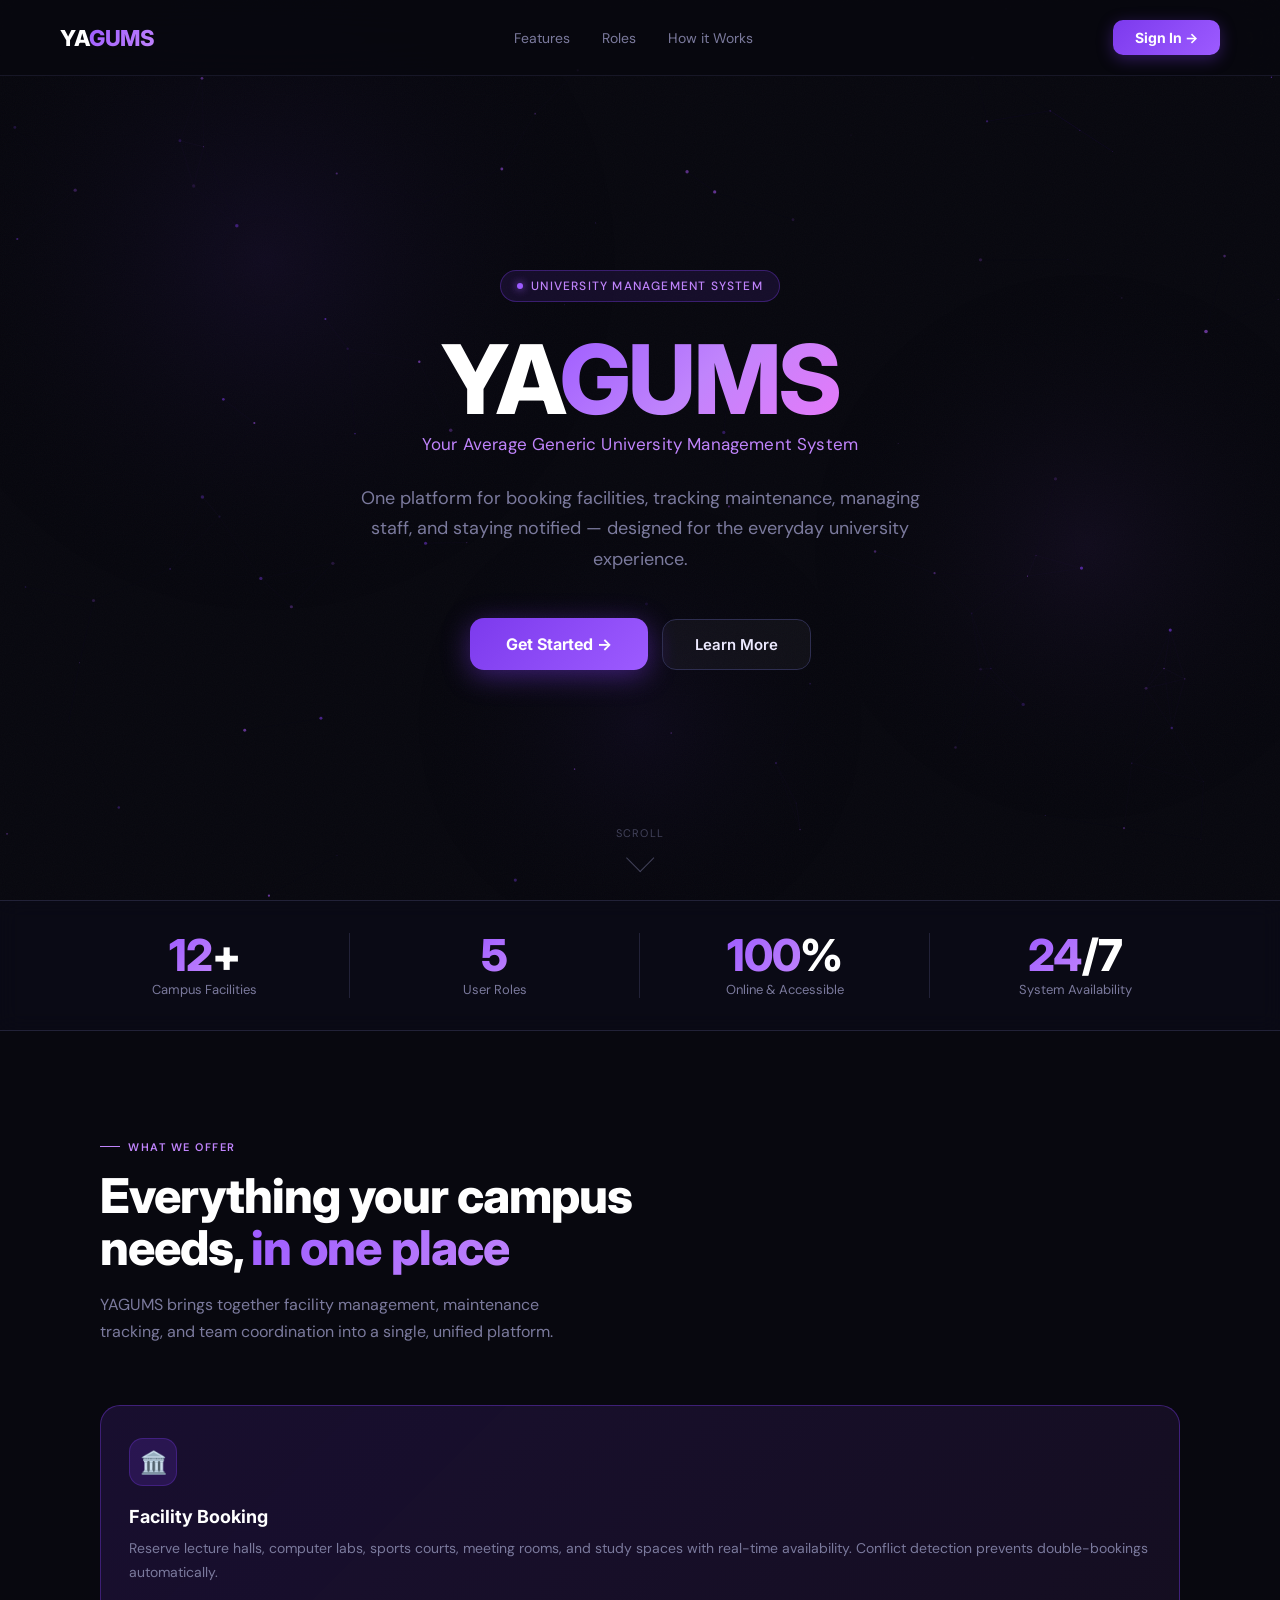
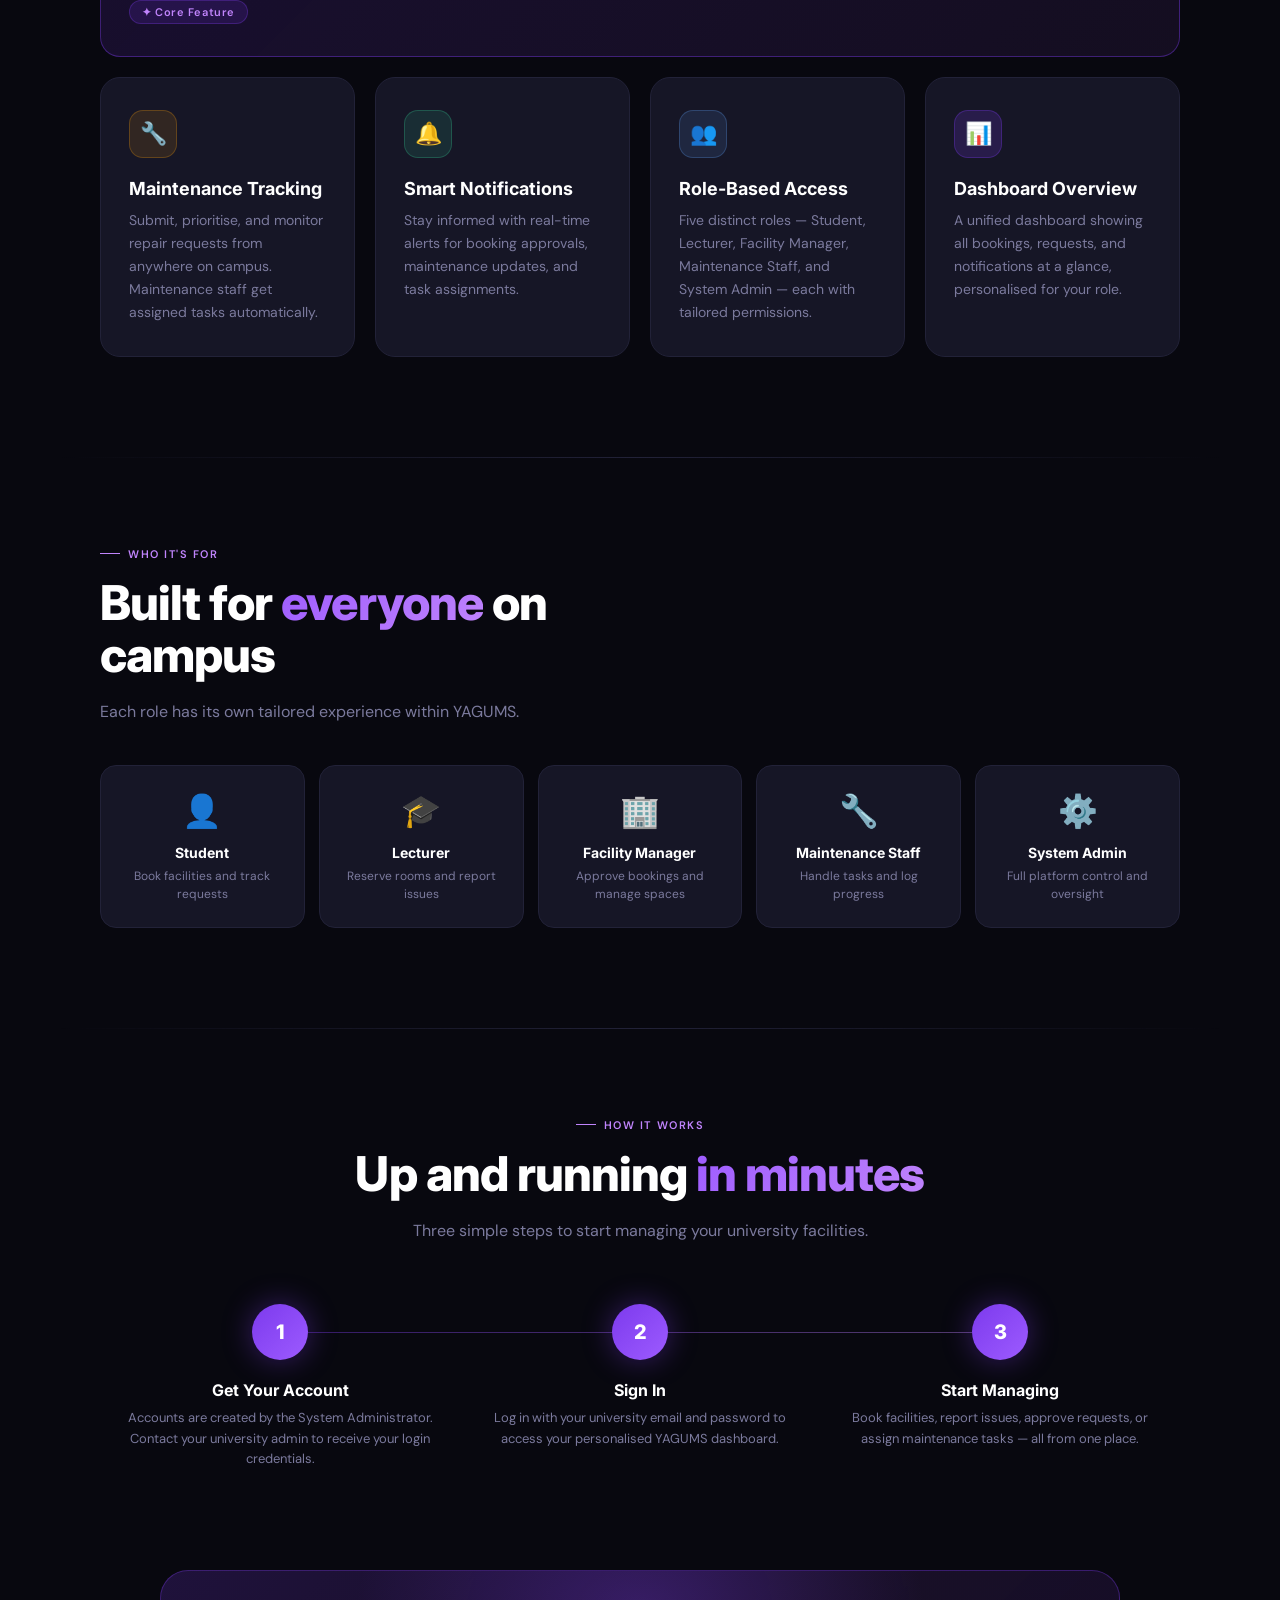
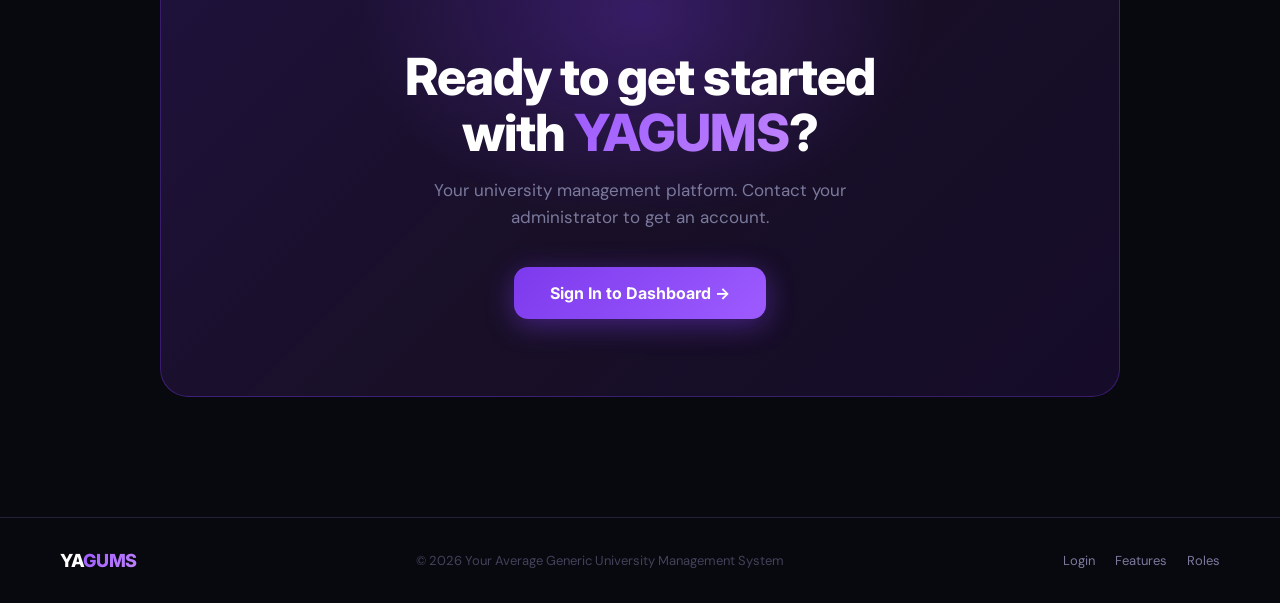
<file: index.html>
<!DOCTYPE html>
<html lang="en">
<head>
<meta charset="UTF-8">
<meta name="viewport" content="width=device-width, initial-scale=1.0">
<title>YAGUMS – Your Average Generic University Management System</title>
<link href="https://fonts.googleapis.com/css2?family=Inter:wght@400;500;600;700;800;900&family=DM+Sans:ital,wght@0,300;0,400;0,500;1,300&display=swap" rel="stylesheet">
<style>
  :root {
    --black:  #08080f;
    --deep:   #0d0d1a;
    --surface:#12121e;
    --card:   #161626;
    --border: #222238;
    --border2:#2e2e50;
    --purple: #7c3aed;
    --purp2:  #9d5bff;
    --purp3:  #a855f7;
    --purp4:  #4c1d95;
    --text:   #edeaff;
    --muted:  #7b7a9d;
    --dim:    #42425a;
    --accent: #c084fc;
    --green:  #34d399;
    --amber:  #f59e0b;
    --blue:   #60a5fa;
  }

  *, *::before, *::after { margin:0; padding:0; box-sizing:border-box; }
  html { scroll-behavior: smooth; }

  body {
    font-family: 'DM Sans', sans-serif;
    background: var(--black);
    color: var(--text);
    overflow-x: hidden;
    cursor: default;
  }

  /* ─── CANVAS BACKGROUND ─── */
  #bg-canvas {
    position: fixed; inset: 0; z-index: 0;
    pointer-events: none;
  }

  /* ─── NOISE OVERLAY ─── */
  .noise {
    position: fixed; inset: 0; z-index: 1;
    opacity: 0.025;
    background-image: url("data:image/svg+xml,%3Csvg viewBox='0 0 200 200' xmlns='http://www.w3.org/2000/svg'%3E%3Cfilter id='n'%3E%3CfeTurbulence type='fractalNoise' baseFrequency='0.9' numOctaves='4' stitchTiles='stitch'/%3E%3C/filter%3E%3Crect width='100%25' height='100%25' filter='url(%23n)'/%3E%3C/svg%3E");
    background-size: 200px 200px;
    pointer-events: none;
  }

  /* ─── NAV ─── */
  nav {
    position: fixed; top: 0; left: 0; right: 0; z-index: 50;
    display: flex; align-items: center; justify-content: space-between;
    padding: 20px clamp(20px, 5vw, 60px);
    background: rgba(8,8,15,0.7);
    backdrop-filter: blur(20px);
    border-bottom: 1px solid rgba(34,34,56,0.6);
    animation: fadeDown 0.8s cubic-bezier(.16,1,.3,1) forwards;
    opacity: 0; transform: translateY(-12px);
  }
  @keyframes fadeDown { to { opacity:1; transform:translateY(0); } }

  .nav-logo {
    font-family: 'Inter', sans-serif;
    font-size: 22px; font-weight: 800;
    letter-spacing: -0.02em;
    color: #fff;
    text-decoration: none;
  }
  .nav-logo span {
    background: linear-gradient(135deg, var(--purp2), var(--accent));
    -webkit-background-clip: text;
    -webkit-text-fill-color: transparent;
    background-clip: text;
  }

  .nav-links {
    display: flex; align-items: center; gap: clamp(16px,3vw,32px);
    list-style: none;
  }
  .nav-links a {
    font-size: 14px; color: var(--muted);
    text-decoration: none; transition: color 0.2s;
  }
  .nav-links a:hover { color: var(--text); }

  .nav-cta {
    display: flex; align-items: center; gap: 10px;
  }
  .btn-ghost {
    font-family: 'DM Sans', sans-serif;
    font-size: 14px; color: var(--muted);
    background: none; border: 1px solid var(--border2);
    border-radius: 10px; padding: 9px 20px;
    cursor: pointer; transition: all 0.2s; text-decoration: none;
    -webkit-tap-highlight-color: transparent;
  }
  .btn-ghost:hover { border-color: var(--purple); color: var(--text); }

  .btn-solid {
    font-family: 'Inter', sans-serif;
    font-size: 14px; font-weight: 700; color: #fff;
    background: linear-gradient(135deg, var(--purple), var(--purp2));
    border: none; border-radius: 10px; padding: 9px 22px;
    cursor: pointer; transition: all 0.2s; text-decoration: none;
    box-shadow: 0 4px 16px rgba(124,58,237,0.35);
    -webkit-tap-highlight-color: transparent;
  }
  .btn-solid:hover { transform: translateY(-1px); box-shadow: 0 8px 24px rgba(124,58,237,0.45); }
  .btn-solid:active { transform: translateY(0); }

  /* ─── HERO ─── */
  .hero {
    position: relative; z-index: 2;
    min-height: 100vh; min-height: 100dvh;
    display: flex; flex-direction: column;
    align-items: center; justify-content: center;
    text-align: center;
    padding: 120px clamp(20px,5vw,60px) 80px;
  }

  .hero-eyebrow {
    display: inline-flex; align-items: center; gap: 8px;
    background: rgba(124,58,237,0.12);
    border: 1px solid rgba(124,58,237,0.35);
    border-radius: 100px;
    padding: 7px 16px;
    font-size: 12px; font-weight: 500;
    letter-spacing: 0.1em; text-transform: uppercase;
    color: var(--accent);
    margin-bottom: 32px;
    animation: rise 0.8s 0.1s cubic-bezier(.16,1,.3,1) both;
  }
  .hero-eyebrow::before {
    content: '';
    width: 6px; height: 6px;
    background: var(--purp2);
    border-radius: 50%;
    box-shadow: 0 0 8px var(--purp2);
    animation: pulse 2s ease-in-out infinite;
  }
  @keyframes pulse { 0%,100%{opacity:1;transform:scale(1);} 50%{opacity:.5;transform:scale(.8);} }
  @keyframes rise { from{opacity:0;transform:translateY(20px);} to{opacity:1;transform:translateY(0);} }

  .hero-title {
    font-family: 'Inter', sans-serif;
    font-size: clamp(42px, 8vw, 96px);
    font-weight: 800;
    line-height: 0.95;
    letter-spacing: -0.03em;
    color: #fff;
    margin-bottom: 8px;
    animation: rise 0.8s 0.2s cubic-bezier(.16,1,.3,1) both;
  }
  .hero-title .grad {
    background: linear-gradient(135deg, var(--purp2) 0%, var(--accent) 50%, #e879f9 100%);
    -webkit-background-clip: text;
    -webkit-text-fill-color: transparent;
    background-clip: text;
  }
  .hero-title .outline {
    -webkit-text-stroke: 2px rgba(157,91,255,0.5);
    -webkit-text-fill-color: transparent;
    color: transparent;
  }

  .hero-full-name {
    font-family: 'DM Sans', sans-serif;
    font-size: clamp(13px,2vw,17px);
    font-weight: 300;
    font-style: italic;
    color: var(--muted);
    letter-spacing: 0.01em;
    margin-bottom: 28px;
    animation: rise 0.8s 0.3s cubic-bezier(.16,1,.3,1) both;
  }
  .hero-full-name em { color: var(--accent); font-style: normal; font-weight: 400; }

  .hero-desc {
    font-size: clamp(15px,2vw,18px);
    color: var(--muted);
    line-height: 1.7;
    max-width: 560px;
    margin: 0 auto 44px;
    animation: rise 0.8s 0.35s cubic-bezier(.16,1,.3,1) both;
  }

  .hero-actions {
    display: flex; align-items: center; justify-content: center;
    gap: 14px; flex-wrap: wrap;
    animation: rise 0.8s 0.45s cubic-bezier(.16,1,.3,1) both;
  }
  .btn-hero {
    font-family: 'Inter', sans-serif;
    font-size: 16px; font-weight: 700; color: #fff;
    background: linear-gradient(135deg, var(--purple), var(--purp2));
    border: none; border-radius: 14px;
    padding: 16px 36px;
    cursor: pointer; transition: all 0.25s; text-decoration: none;
    box-shadow: 0 6px 28px rgba(124,58,237,0.45);
    -webkit-tap-highlight-color: transparent;
    position: relative; overflow: hidden;
  }
  .btn-hero::after {
    content: '';
    position: absolute; inset: 0;
    background: linear-gradient(135deg, transparent 0%, rgba(255,255,255,0.08) 100%);
    opacity: 0; transition: opacity 0.2s;
  }
  .btn-hero:hover { transform:translateY(-2px); box-shadow:0 12px 40px rgba(124,58,237,0.55); }
  .btn-hero:hover::after { opacity: 1; }
  .btn-hero:active { transform:translateY(0); }

  .btn-outline {
    font-family: 'Inter', sans-serif;
    font-size: 15px; font-weight: 600;
    color: var(--text);
    background: rgba(255,255,255,0.04);
    border: 1px solid var(--border2);
    border-radius: 14px; padding: 15px 32px;
    cursor: pointer; transition: all 0.2s; text-decoration: none;
    backdrop-filter: blur(4px);
    -webkit-tap-highlight-color: transparent;
  }
  .btn-outline:hover { border-color: var(--purple); background: rgba(124,58,237,0.1); }

  /* Scroll hint */
  .scroll-hint {
    position: absolute; bottom: 32px; left: 50%; transform: translateX(-50%);
    display: flex; flex-direction: column; align-items: center; gap: 8px;
    font-size: 11px; letter-spacing: 0.1em; text-transform: uppercase;
    color: var(--dim); animation: fadeIn 1s 1.2s ease both;
  }
  .scroll-arrow {
    width: 20px; height: 20px;
    border-right: 1px solid var(--dim);
    border-bottom: 1px solid var(--dim);
    transform: rotate(45deg);
    animation: bounce 2s ease-in-out infinite;
  }
  @keyframes bounce { 0%,100%{transform:rotate(45deg) translateY(0);} 50%{transform:rotate(45deg) translateY(5px);} }
  @keyframes fadeIn { from{opacity:0;} to{opacity:1;} }

  /* ─── STATS STRIP ─── */
  .stats-strip {
    position: relative; z-index: 2;
    border-top: 1px solid var(--border);
    border-bottom: 1px solid var(--border);
    background: rgba(13,13,26,0.6);
    backdrop-filter: blur(10px);
    padding: 32px clamp(20px,5vw,60px);
    display: grid;
    grid-template-columns: repeat(4, 1fr);
    gap: 0;
  }
  .stat-item {
    padding: 0 clamp(16px,3vw,40px);
    border-right: 1px solid var(--border);
    text-align: center;
  }
  .stat-item:first-child { border-left: none; }
  .stat-item:last-child  { border-right: none; }
  .stat-num {
    font-family: 'Inter', sans-serif;
    font-size: clamp(28px,4vw,44px);
    font-weight: 800; color: #fff;
    letter-spacing: -0.02em;
    line-height: 1;
    margin-bottom: 4px;
  }
  .stat-num span {
    background: linear-gradient(135deg, var(--purp2), var(--accent));
    -webkit-background-clip: text;
    -webkit-text-fill-color: transparent;
    background-clip: text;
  }
  .stat-desc { font-size: 13px; color: var(--muted); }

  /* ─── FEATURES SECTION ─── */
  .section {
    position: relative; z-index: 2;
    padding: 100px clamp(20px,5vw,60px);
    max-width: 1200px; margin: 0 auto;
  }

  .section-label {
    display: inline-flex; align-items: center; gap: 8px;
    font-size: 11px; font-weight: 600;
    letter-spacing: 0.14em; text-transform: uppercase;
    color: var(--accent);
    margin-bottom: 16px;
  }
  .section-label::before {
    content: '';
    width: 20px; height: 1px;
    background: var(--accent);
  }

  .section-title {
    font-family: 'Inter', sans-serif;
    font-size: clamp(28px,4vw,48px);
    font-weight: 800; color: #fff;
    letter-spacing: -0.02em;
    line-height: 1.1;
    margin-bottom: 16px;
    max-width: 600px;
  }
  .section-title span {
    background: linear-gradient(135deg, var(--purp2), var(--accent));
    -webkit-background-clip: text;
    -webkit-text-fill-color: transparent;
    background-clip: text;
  }

  .section-sub {
    font-size: 16px; color: var(--muted); line-height: 1.7;
    max-width: 500px; margin-bottom: 60px;
  }

  /* Feature cards grid */
  .features-grid {
    display: grid;
    grid-template-columns: repeat(4, 1fr);
    gap: 20px;
  }

  .feat-card {
    background: var(--card);
    border: 1px solid var(--border);
    border-radius: 20px;
    padding: 32px 28px;
    transition: border-color 0.3s, transform 0.3s, box-shadow 0.3s;
    position: relative; overflow: hidden;
  }
  .feat-card::before {
    content: '';
    position: absolute;
    top: 0; left: 0; right: 0; height: 1px;
    background: linear-gradient(90deg, transparent, var(--purp2), transparent);
    opacity: 0; transition: opacity 0.3s;
  }
  .feat-card:hover {
    border-color: var(--border2);
    transform: translateY(-4px);
    box-shadow: 0 20px 60px rgba(124,58,237,0.12);
  }
  .feat-card:hover::before { opacity: 1; }

  .feat-card.featured {
    background: linear-gradient(135deg, rgba(124,58,237,0.15), rgba(168,85,247,0.08));
    border-color: rgba(124,58,237,0.4);
    grid-column: span 4;
  }
  .feat-card.featured:hover { box-shadow: 0 24px 60px rgba(124,58,237,0.2); }

  .feat-icon {
    width: 48px; height: 48px;
    background: rgba(124,58,237,0.18);
    border: 1px solid rgba(124,58,237,0.3);
    border-radius: 14px;
    display: flex; align-items: center; justify-content: center;
    font-size: 22px; margin-bottom: 20px;
  }
  .feat-icon.green  { background: rgba(52,211,153,0.12); border-color: rgba(52,211,153,0.25); }
  .feat-icon.amber  { background: rgba(245,158,11,0.12); border-color: rgba(245,158,11,0.25); }
  .feat-icon.blue   { background: rgba(96,165,250,0.12); border-color: rgba(96,165,250,0.25); }

  .feat-title {
    font-family: 'Inter', sans-serif;
    font-size: 18px; font-weight: 700; color: #fff;
    margin-bottom: 10px;
  }
  .feat-desc { font-size: 14px; color: var(--muted); line-height: 1.65; }

  .feat-tag {
    display: inline-flex; align-items: center; gap: 5px;
    background: rgba(124,58,237,0.15);
    border: 1px solid rgba(124,58,237,0.3);
    border-radius: 100px;
    padding: 4px 12px; font-size: 11px; font-weight: 600;
    color: var(--accent); margin-top: 16px;
    letter-spacing: 0.05em;
  }

  /* ─── ROLES SECTION ─── */
  .roles-section {
    position: relative; z-index: 2;
    padding: 0 clamp(20px,5vw,60px) 100px;
    max-width: 1200px; margin: 0 auto;
  }

  .roles-grid {
    display: grid;
    grid-template-columns: repeat(5, 1fr);
    gap: 14px;
  }

  .role-card {
    background: var(--card);
    border: 1px solid var(--border);
    border-radius: 16px;
    padding: 24px 16px;
    text-align: center;
    transition: all 0.25s;
    cursor: default;
    position: relative; overflow: hidden;
  }
  .role-card::after {
    content: '';
    position: absolute; inset: 0;
    background: radial-gradient(ellipse at 50% 0%, rgba(124,58,237,0.2) 0%, transparent 70%);
    opacity: 0; transition: opacity 0.3s;
  }
  .role-card:hover {
    border-color: rgba(124,58,237,0.4);
    transform: translateY(-3px);
    box-shadow: 0 12px 40px rgba(124,58,237,0.12);
  }
  .role-card:hover::after { opacity: 1; }

  .role-emoji { font-size: 32px; margin-bottom: 12px; display: block; }
  .role-name {
    font-family: 'Inter', sans-serif;
    font-size: 14px; font-weight: 700; color: #fff;
    margin-bottom: 6px;
  }
  .role-desc-text { font-size: 12px; color: var(--muted); line-height: 1.5; }

  /* ─── HOW IT WORKS ─── */
  .how-section {
    position: relative; z-index: 2;
    padding: 0 clamp(20px,5vw,60px) 100px;
    max-width: 1200px; margin: 0 auto;
  }

  .steps-row {
    display: grid;
    grid-template-columns: repeat(3, 1fr);
    gap: 0;
    position: relative;
  }
  .steps-row::before {
    content: '';
    position: absolute;
    top: 28px; left: calc(50% / 3 + 28px); right: calc(50% / 3 + 28px);
    height: 1px;
    background: linear-gradient(90deg, var(--purple), var(--accent));
    opacity: 0.4;
  }

  .step-item {
    text-align: center;
    padding: 0 24px;
  }
  .step-circle {
    width: 56px; height: 56px;
    background: linear-gradient(135deg, var(--purple), var(--purp2));
    border-radius: 50%;
    display: flex; align-items: center; justify-content: center;
    font-family: 'Inter', sans-serif;
    font-size: 20px; font-weight: 800; color: #fff;
    margin: 0 auto 20px;
    box-shadow: 0 0 30px rgba(124,58,237,0.4);
  }
  .step-title {
    font-family: 'Inter', sans-serif;
    font-size: 16px; font-weight: 700; color: #fff; margin-bottom: 8px;
  }
  .step-body { font-size: 13px; color: var(--muted); line-height: 1.6; }

  /* ─── CTA SECTION ─── */
  .cta-section {
    position: relative; z-index: 2;
    padding: 0 clamp(20px,5vw,60px) 120px;
  }

  .cta-box {
    max-width: 960px; margin: 0 auto;
    background: linear-gradient(135deg, rgba(124,58,237,0.2) 0%, rgba(168,85,247,0.1) 50%, rgba(76,29,149,0.2) 100%);
    border: 1px solid rgba(124,58,237,0.35);
    border-radius: 28px;
    padding: clamp(48px,6vw,80px) clamp(32px,5vw,80px);
    text-align: center;
    position: relative; overflow: hidden;
  }
  .cta-box::before {
    content: '';
    position: absolute;
    top: -40%; left: 50%; transform: translateX(-50%);
    width: 60%; height: 100%;
    background: radial-gradient(ellipse, rgba(124,58,237,0.3) 0%, transparent 70%);
    pointer-events: none;
  }
  .cta-title {
    font-family: 'Inter', sans-serif;
    font-size: clamp(28px,4vw,52px);
    font-weight: 800; color: #fff;
    letter-spacing: -0.02em; line-height: 1.1;
    margin-bottom: 16px; position: relative;
  }
  .cta-title span {
    background: linear-gradient(135deg, var(--purp2), var(--accent));
    -webkit-background-clip: text;
    -webkit-text-fill-color: transparent;
    background-clip: text;
  }
  .cta-sub {
    font-size: clamp(14px,2vw,17px);
    color: var(--muted); line-height: 1.6;
    max-width: 480px; margin: 0 auto 36px; position: relative;
  }
  .cta-actions {
    display: flex; align-items: center; justify-content: center;
    gap: 14px; flex-wrap: wrap; position: relative;
  }

  /* ─── FOOTER ─── */
  footer {
    position: relative; z-index: 2;
    border-top: 1px solid var(--border);
    padding: 32px clamp(20px,5vw,60px);
    display: flex; align-items: center; justify-content: space-between;
    flex-wrap: wrap; gap: 16px;
  }
  .footer-logo {
    font-family: 'Inter', sans-serif;
    font-size: 18px; font-weight: 800; color: #fff;
    letter-spacing: -0.02em;
  }
  .footer-logo span {
    background: linear-gradient(135deg, var(--purp2), var(--accent));
    -webkit-background-clip: text;
    -webkit-text-fill-color: transparent;
    background-clip: text;
  }
  .footer-copy { font-size: 13px; color: var(--dim); }
  .footer-links { display: flex; gap: 20px; }
  .footer-links a { font-size: 13px; color: var(--muted); text-decoration: none; transition: color 0.2s; }
  .footer-links a:hover { color: var(--accent); }

  /* ─── SCROLL ANIMATIONS ─── */
  .reveal {
    opacity: 0; transform: translateY(28px);
    transition: opacity 0.7s cubic-bezier(.16,1,.3,1), transform 0.7s cubic-bezier(.16,1,.3,1);
  }
  .reveal.visible { opacity: 1; transform: translateY(0); }
  .reveal-delay-1 { transition-delay: 0.1s; }
  .reveal-delay-2 { transition-delay: 0.2s; }
  .reveal-delay-3 { transition-delay: 0.3s; }
  .reveal-delay-4 { transition-delay: 0.4s; }

  /* ─── DIVIDER ─── */
  .section-divider {
    height: 1px;
    background: linear-gradient(90deg, transparent, var(--border), transparent);
    margin: 0 clamp(20px,5vw,60px);
    position: relative; z-index: 2;
  }

  /* ─── RESPONSIVE ─── */
  @media (max-width: 900px) {
    .nav-links { display: none; }
    .features-grid { grid-template-columns: 1fr 1fr; }
    .feat-card.featured { grid-column: span 2; }
    .roles-grid { grid-template-columns: repeat(3, 1fr); }
    /* Stats: 2×2 grid — reset all borders, add dividers cleanly */
    .stats-strip { grid-template-columns: repeat(2, 1fr); gap: 0; }
    .stat-item { padding: 24px 16px; border-right: none; border-bottom: 1px solid var(--border); text-align: center; }
    .stat-item:nth-child(odd)  { border-right: 1px solid var(--border); }
    .stat-item:nth-child(3),
    .stat-item:nth-child(4)    { border-bottom: none; }
  }

  @media (max-width: 640px) {
    .features-grid { grid-template-columns: 1fr; }
    .feat-card.featured { grid-column: span 1; }
    .roles-grid { grid-template-columns: repeat(2, 1fr); }
    .steps-row { grid-template-columns: 1fr; gap: 36px; }
    .steps-row::before { display: none; }
    /* Stats stays 2×2 — just tighten padding */
    .stat-item { padding: 20px 12px; }
    .hero-actions { flex-direction: column; align-items: stretch; }
    .btn-hero, .btn-outline { text-align: center; }
    footer { flex-direction: column; text-align: center; }
    .footer-links { justify-content: center; }
  }

  @media (max-width: 400px) {
    .roles-grid { grid-template-columns: 1fr; }
    .nav-cta .btn-ghost { display: none; }
    /* Stats: single column on very small screens */
    .stats-strip { grid-template-columns: 1fr; }
    .stat-item { border-right: none !important; border-bottom: 1px solid var(--border); padding: 16px; }
    .stat-item:last-child { border-bottom: none; }
  }
</style>
</head>
<body>

<canvas id="bg-canvas"></canvas>
<div class="noise"></div>

<!-- ─── NAV ─── -->
<nav>
  <a href="index.html" class="nav-logo">YA<span>GUMS</span></a>
  <ul class="nav-links">
    <li><a href="#features">Features</a></li>
    <li><a href="#roles">Roles</a></li>
    <li><a href="#how">How it Works</a></li>
  </ul>
  <div class="nav-cta">
    <a href="login.html" class="btn-solid">Sign In →</a>
  </div>
</nav>

<!-- ─── HERO ─── -->
<section class="hero">
  <div class="hero-eyebrow">University Management System</div>

  <h1 class="hero-title">
    YA<span class="grad">GUMS</span>
  </h1>

  <p class="hero-full-name">
    <em>Your Average Generic University Management System</em>
  </p>

  <p class="hero-desc">
    One platform for booking facilities, tracking maintenance, managing staff, and staying notified — designed for the everyday university experience.
  </p>

  <div class="hero-actions">
    <a href="login.html" class="btn-hero">Get Started →</a>
    <a href="#features" class="btn-outline">Learn More</a>
  </div>

  <div class="scroll-hint">
    <span>Scroll</span>
    <div class="scroll-arrow"></div>
  </div>
</section>

<!-- ─── STATS STRIP ─── -->
<div class="stats-strip">
  <div class="stat-item">
    <div class="stat-num"><span>12</span>+</div>
    <div class="stat-desc">Campus Facilities</div>
  </div>
  <div class="stat-item">
    <div class="stat-num"><span>5</span></div>
    <div class="stat-desc">User Roles</div>
  </div>
  <div class="stat-item">
    <div class="stat-num"><span>100</span>%</div>
    <div class="stat-desc">Online & Accessible</div>
  </div>
  <div class="stat-item">
    <div class="stat-num"><span>24</span>/7</div>
    <div class="stat-desc">System Availability</div>
  </div>
</div>

<!-- ─── FEATURES ─── -->
<section class="section" id="features">
  <div class="reveal">
    <div class="section-label">What We Offer</div>
    <h2 class="section-title">Everything your campus needs, <span>in one place</span></h2>
    <p class="section-sub">YAGUMS brings together facility management, maintenance tracking, and team coordination into a single, unified platform.</p>
  </div>

  <div class="features-grid">
    <div class="feat-card featured reveal reveal-delay-1">
      <div class="feat-icon">🏛️</div>
      <div class="feat-title">Facility Booking</div>
      <p class="feat-desc">Reserve lecture halls, computer labs, sports courts, meeting rooms, and study spaces with real-time availability. Conflict detection prevents double-bookings automatically.</p>
      <span class="feat-tag">✦ Core Feature</span>
    </div>

    <div class="feat-card reveal reveal-delay-2">
      <div class="feat-icon amber">🔧</div>
      <div class="feat-title">Maintenance Tracking</div>
      <p class="feat-desc">Submit, prioritise, and monitor repair requests from anywhere on campus. Maintenance staff get assigned tasks automatically.</p>
    </div>

    <div class="feat-card reveal reveal-delay-1">
      <div class="feat-icon green">🔔</div>
      <div class="feat-title">Smart Notifications</div>
      <p class="feat-desc">Stay informed with real-time alerts for booking approvals, maintenance updates, and task assignments.</p>
    </div>

    <div class="feat-card reveal reveal-delay-2">
      <div class="feat-icon blue">👥</div>
      <div class="feat-title">Role-Based Access</div>
      <p class="feat-desc">Five distinct roles — Student, Lecturer, Facility Manager, Maintenance Staff, and System Admin — each with tailored permissions.</p>
    </div>

    <div class="feat-card reveal reveal-delay-3">
      <div class="feat-icon">📊</div>
      <div class="feat-title">Dashboard Overview</div>
      <p class="feat-desc">A unified dashboard showing all bookings, requests, and notifications at a glance, personalised for your role.</p>
    </div>
  </div>
</section>

<div class="section-divider"></div>

<!-- ─── ROLES ─── -->
<section class="roles-section" id="roles">
  <div style="padding-top: 80px;">
    <div class="reveal">
      <div class="section-label">Who It's For</div>
      <h2 class="section-title">Built for <span>everyone</span> on campus</h2>
      <p class="section-sub" style="margin-bottom:40px;">Each role has its own tailored experience within YAGUMS.</p>
    </div>

    <div class="roles-grid">
      <div class="role-card reveal reveal-delay-1">
        <span class="role-emoji">👤</span>
        <div class="role-name">Student</div>
        <div class="role-desc-text">Book facilities and track requests</div>
      </div>
      <div class="role-card reveal reveal-delay-2">
        <span class="role-emoji">🎓</span>
        <div class="role-name">Lecturer</div>
        <div class="role-desc-text">Reserve rooms and report issues</div>
      </div>
      <div class="role-card reveal reveal-delay-3">
        <span class="role-emoji">🏢</span>
        <div class="role-name">Facility Manager</div>
        <div class="role-desc-text">Approve bookings and manage spaces</div>
      </div>
      <div class="role-card reveal reveal-delay-4">
        <span class="role-emoji">🔧</span>
        <div class="role-name">Maintenance Staff</div>
        <div class="role-desc-text">Handle tasks and log progress</div>
      </div>
      <div class="role-card reveal reveal-delay-4">
        <span class="role-emoji">⚙️</span>
        <div class="role-name">System Admin</div>
        <div class="role-desc-text">Full platform control and oversight</div>
      </div>
    </div>
  </div>
</section>

<div class="section-divider"></div>

<!-- ─── HOW IT WORKS ─── -->
<section class="how-section" id="how">
  <div style="padding-top: 80px;">
    <div class="reveal" style="text-align:center; margin-bottom:60px;">
      <div class="section-label" style="justify-content:center;">How It Works</div>
      <h2 class="section-title" style="margin:0 auto 16px; text-align:center;">Up and running <span>in minutes</span></h2>
      <p class="section-sub" style="margin:0 auto;">Three simple steps to start managing your university facilities.</p>
    </div>

    <div class="steps-row">
      <div class="step-item reveal reveal-delay-1">
        <div class="step-circle">1</div>
        <div class="step-title">Get Your Account</div>
        <p class="step-body">Accounts are created by the System Administrator. Contact your university admin to receive your login credentials.</p>
      </div>
      <div class="step-item reveal reveal-delay-2">
        <div class="step-circle">2</div>
        <div class="step-title">Sign In</div>
        <p class="step-body">Log in with your university email and password to access your personalised YAGUMS dashboard.</p>
      </div>
      <div class="step-item reveal reveal-delay-3">
        <div class="step-circle">3</div>
        <div class="step-title">Start Managing</div>
        <p class="step-body">Book facilities, report issues, approve requests, or assign maintenance tasks — all from one place.</p>
      </div>
    </div>
  </div>
</section>

<!-- ─── CTA ─── -->
<section class="cta-section">
  <div class="cta-box reveal">
    <h2 class="cta-title">Ready to get started<br>with <span>YAGUMS</span>?</h2>
    <p class="cta-sub">Your university management platform. Contact your administrator to get an account.</p>
    <div class="cta-actions">
      <a href="login.html" class="btn-hero">Sign In to Dashboard →</a>
    </div>
  </div>
</section>

<!-- ─── FOOTER ─── -->
<footer>
  <div class="footer-logo">YA<span>GUMS</span></div>
  <div class="footer-copy">© 2026 Your Average Generic University Management System</div>
  <div class="footer-links">
    <a href="login.html">Login</a>
    <a href="#features">Features</a>
    <a href="#roles">Roles</a>
  </div>
</footer>

<script>
  /* ─── ANIMATED PARTICLE CANVAS ─── */
  const canvas = document.getElementById('bg-canvas');
  const ctx = canvas.getContext('2d');
  let W, H, particles = [], animId;

  function resize() {
    W = canvas.width  = window.innerWidth;
    H = canvas.height = window.innerHeight;
  }

  function Particle() {
    this.reset = function() {
      this.x = Math.random() * W;
      this.y = Math.random() * H;
      this.r = Math.random() * 1.5 + 0.3;
      this.vx = (Math.random() - 0.5) * 0.3;
      this.vy = (Math.random() - 0.5) * 0.3;
      this.alpha = Math.random() * 0.5 + 0.1;
      this.color = Math.random() > 0.5 ? '124,58,237' : '168,85,247';
    };
    this.reset();
    this.update = function() {
      this.x += this.vx; this.y += this.vy;
      if (this.x < 0 || this.x > W || this.y < 0 || this.y > H) this.reset();
    };
    this.draw = function() {
      ctx.beginPath();
      ctx.arc(this.x, this.y, this.r, 0, Math.PI * 2);
      ctx.fillStyle = `rgba(${this.color},${this.alpha})`;
      ctx.fill();
    };
  }

  function initParticles() {
    const count = Math.min(Math.floor((W * H) / 12000), 120);
    particles = Array.from({ length: count }, () => new Particle());
  }

  function drawConnections() {
    const maxDist = 120;
    for (let i = 0; i < particles.length; i++) {
      for (let j = i + 1; j < particles.length; j++) {
        const dx = particles[i].x - particles[j].x;
        const dy = particles[i].y - particles[j].y;
        const dist = Math.sqrt(dx*dx + dy*dy);
        if (dist < maxDist) {
          ctx.beginPath();
          ctx.moveTo(particles[i].x, particles[i].y);
          ctx.lineTo(particles[j].x, particles[j].y);
          ctx.strokeStyle = `rgba(124,58,237,${0.08 * (1 - dist/maxDist)})`;
          ctx.lineWidth = 0.5;
          ctx.stroke();
        }
      }
    }
  }

  /* Gradient orbs */
  let t = 0;
  function drawOrbs() {
    t += 0.003;
    const orbs = [
      { x: W*0.2 + Math.sin(t)*W*0.05, y: H*0.25 + Math.cos(t*0.8)*H*0.04, r: W*0.28, c: '124,58,237', a: 0.08 },
      { x: W*0.8 + Math.cos(t*1.2)*W*0.05, y: H*0.6 + Math.sin(t)*H*0.05, r: W*0.22, c: '168,85,247', a: 0.06 },
      { x: W*0.5, y: H*0.8 + Math.sin(t*0.7)*H*0.03, r: W*0.18, c: '124,58,237', a: 0.05 },
    ];
    orbs.forEach(o => {
      const g = ctx.createRadialGradient(o.x, o.y, 0, o.x, o.y, o.r);
      g.addColorStop(0, `rgba(${o.c},${o.a})`);
      g.addColorStop(1, 'transparent');
      ctx.fillStyle = g;
      ctx.beginPath();
      ctx.arc(o.x, o.y, o.r, 0, Math.PI*2);
      ctx.fill();
    });
  }

  function loop() {
    ctx.clearRect(0, 0, W, H);
    drawOrbs();
    drawConnections();
    particles.forEach(p => { p.update(); p.draw(); });
    animId = requestAnimationFrame(loop);
  }

  resize();
  initParticles();
  loop();
  window.addEventListener('resize', () => { resize(); initParticles(); });

  /* ─── SCROLL REVEAL ─── */
  const observer = new IntersectionObserver(entries => {
    entries.forEach(e => {
      if (e.isIntersecting) { e.target.classList.add('visible'); observer.unobserve(e.target); }
    });
  }, { threshold: 0.12 });

  document.querySelectorAll('.reveal').forEach(el => observer.observe(el));

  /* ─── SMOOTH SCROLL FOR ANCHOR LINKS ─── */
  document.querySelectorAll('a[href^="#"]').forEach(a => {
    a.addEventListener('click', e => {
      const id = a.getAttribute('href').slice(1);
      const el = document.getElementById(id);
      if (el) {
        e.preventDefault();
        el.scrollIntoView({ behavior: 'smooth', block: 'start' });
      }
    });
  });
</script>
</body>
</html>
</file>
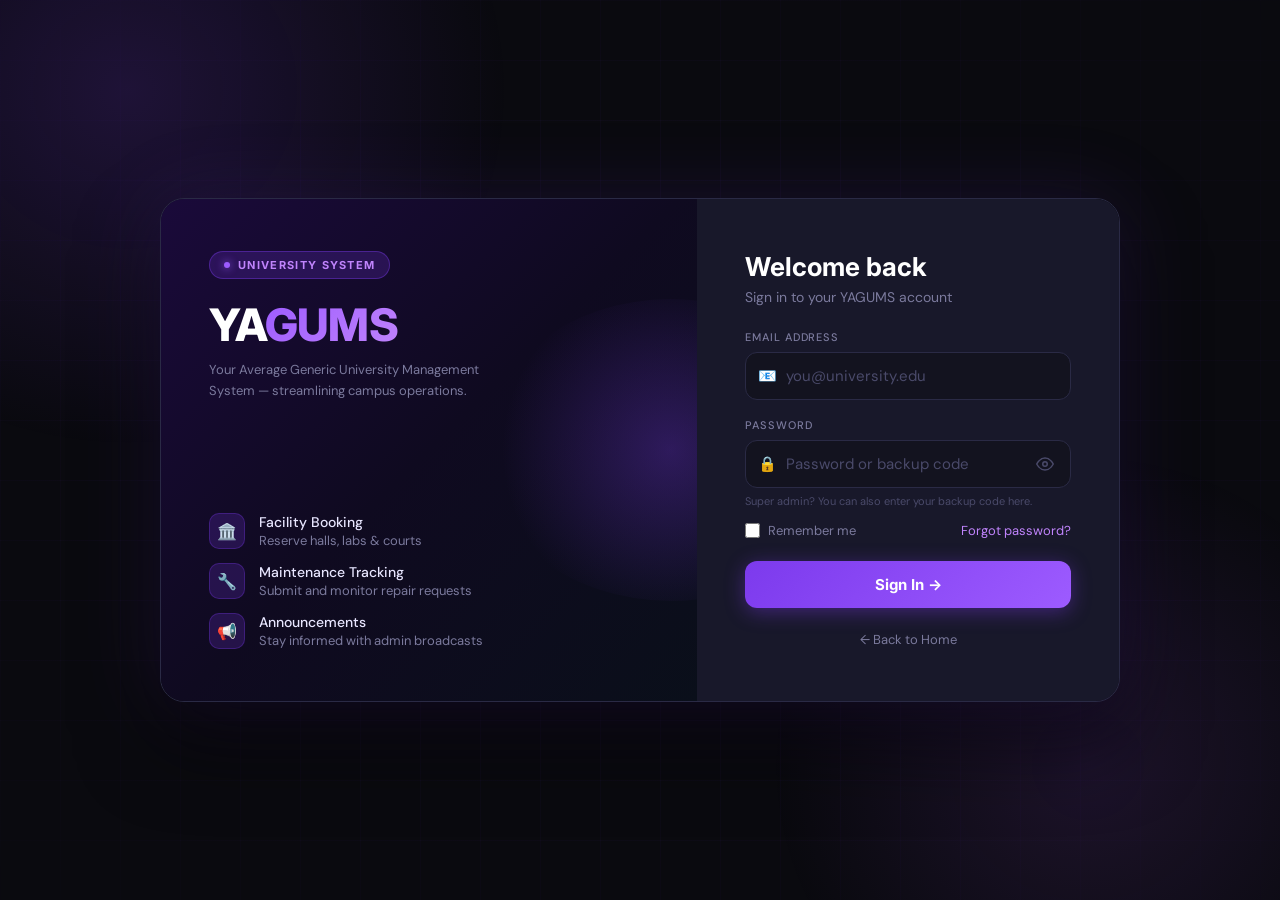
<file: announcements.html>
<!DOCTYPE html>
<html lang="en">
<head>
<meta charset="UTF-8">
<meta name="viewport" content="width=device-width, initial-scale=1.0, maximum-scale=1.0, user-scalable=no">
<meta name="apple-mobile-web-app-capable" content="yes">
<title>YAGUMS – Announcements</title>
<link href="https://fonts.googleapis.com/css2?family=Inter:wght@400;500;600;700;800;900&family=DM+Sans:wght@300;400;500&display=swap" rel="stylesheet">
<style>
/* ── Reset + Base ── */
*, *::before, *::after { margin:0; padding:0; box-sizing:border-box; }
:root {
  --black:#0a0a0f; --deep:#0f0f1a; --surface:#13131f; --card:#16162a;
  --border:#252540; --border2:#2e2e50;
  --purple:#7c3aed; --purp2:#9d5bff; --accent:#c084fc;
  --text:#e8e6ff; --muted:#7b7a9d; --dim:#4a4a6a;
  --green:#34d399; --amber:#f59e0b; --red:#f87171; --blue:#60a5fa;
}
body {
  font-family:'DM Sans', sans-serif;
  background:var(--black); color:var(--text);
  min-height:100vh; min-height:100dvh;
}

/* ── Topbar ── */
.topbar {
  position:sticky; top:0; z-index:50;
  background:var(--deep); border-bottom:1px solid var(--border);
  padding:0 16px; height:56px;
  display:flex; align-items:center; justify-content:space-between;
  gap:8px; overflow:hidden;
}
.topbar-left  { display:flex; align-items:center; gap:8px; min-width:0; flex:1; overflow:hidden; }
.topbar-right { display:flex; align-items:center; gap:8px; flex-shrink:0; }
.topbar-title {
  font-family:'Inter',sans-serif; font-size:15px; font-weight:700; color:#fff;
  white-space:nowrap; overflow:hidden; text-overflow:ellipsis;
}

.back-btn {
  display:inline-flex; align-items:center; gap:5px;
  padding:6px 12px; border-radius:10px;
  font-size:12px; font-weight:600; font-family:'DM Sans',sans-serif;
  color:var(--muted); border:1px solid var(--border2);
  background:transparent; cursor:pointer; text-decoration:none;
  transition:all .2s; -webkit-tap-highlight-color:transparent;
  touch-action:manipulation; white-space:nowrap; flex-shrink:0;
}
.back-btn:hover { border-color:var(--purple); color:var(--text); background:rgba(124,58,237,.08); }

.logout-link {
  display:inline-flex; align-items:center; gap:5px;
  font-size:12px; font-weight:500; color:var(--muted); cursor:pointer;
  padding:6px 12px; border-radius:9px; border:1px solid var(--border);
  background:none; font-family:'DM Sans',sans-serif; white-space:nowrap;
  transition:all .2s; -webkit-tap-highlight-color:transparent; touch-action:manipulation;
  flex-shrink:0;
}
.logout-link:hover { color:var(--red); border-color:rgba(248,113,113,.3); background:rgba(248,113,113,.06); }

/* ── Page wrapper ── */
.page {
  max-width:780px; margin:0 auto;
  padding:32px 20px 60px;
}

/* ── Page header ── */
.page-header {
  margin-bottom:24px;
}
.page-header h1 {
  font-family:'Inter',sans-serif; font-size:22px; font-weight:800; color:#fff;
  margin-bottom:4px;
}
.page-header p { font-size:13px; color:var(--muted); }

/* ── Filter + search bar ── */
.controls {
  display:flex; align-items:center; gap:8px;
  flex-wrap:wrap; margin-bottom:20px;
}
.filter-btn {
  padding:6px 16px; border-radius:100px;
  font-size:12px; font-weight:600; font-family:'DM Sans',sans-serif;
  border:1px solid var(--border2); background:transparent; color:var(--muted);
  cursor:pointer; transition:all .18s;
  -webkit-tap-highlight-color:transparent; touch-action:manipulation;
}
.filter-btn:hover { border-color:var(--purple); color:var(--text); }
.filter-btn.active          { background:rgba(124,58,237,.18); border-color:var(--purple); color:var(--accent); }
.filter-btn.f-high.active   { background:rgba(248,113,113,.15); border-color:var(--red);   color:var(--red); }
.filter-btn.f-medium.active { background:rgba(245,158,11,.15);  border-color:var(--amber); color:var(--amber); }
.filter-btn.f-low.active    { background:rgba(52,211,153,.15);  border-color:var(--green); color:var(--green); }

.search-wrap { flex:1; min-width:160px; max-width:280px; position:relative; }
.search-wrap input {
  width:100%; background:var(--surface); border:1px solid var(--border);
  border-radius:100px; padding:7px 16px 7px 36px;
  font-family:'DM Sans',sans-serif; font-size:13px; color:var(--text);
  outline:none; transition:border-color .2s; -webkit-appearance:none;
}
.search-wrap input:focus { border-color:var(--purple); }
.search-wrap input::placeholder { color:var(--dim); }
.search-icon {
  position:absolute; left:12px; top:50%; transform:translateY(-50%);
  font-size:13px; color:var(--dim); pointer-events:none;
}

/* ── Announcement cards ── */
.ann-list { display:flex; flex-direction:column; gap:12px; min-height:200px; }

.ann-card {
  background:var(--card); border:1px solid var(--border);
  border-radius:14px; overflow:hidden;
  transition:border-color .2s, transform .18s;
  animation:cardIn .3s cubic-bezier(.16,1,.3,1) both;
  margin-bottom:14px;
}
@keyframes cardIn { from{opacity:0;transform:translateY(8px)} to{opacity:1;transform:translateY(0)} }
.ann-card:hover { border-color:var(--border2); transform:translateY(-2px); }
/* Priority left-border accent */
.ann-card.p-high   { border-left:4px solid var(--red); }
.ann-card.p-medium { border-left:4px solid var(--amber); }
.ann-card.p-low    { border-left:4px solid var(--green); }
.ann-card.archived { opacity:.55; }

.ann-inner { padding:18px 20px; }

.ann-top {
  display:flex; align-items:flex-start;
  justify-content:space-between; gap:12px; margin-bottom:8px;
}
.ann-title-text {
  font-family:'Inter',sans-serif; font-size:14px; font-weight:700;
  color:#fff; line-height:1.35; flex:1; min-width:0;
}
.badges { display:flex; align-items:center; gap:6px; flex-shrink:0; flex-wrap:wrap; justify-content:flex-end; }
.pri-badge {
  font-size:10px; font-weight:700; padding:3px 9px; border-radius:100px;
  text-transform:uppercase; letter-spacing:.04em;
}
.pri-badge.high   { background:rgba(248,113,113,.15); color:var(--red); }
.pri-badge.medium { background:rgba(245,158,11,.15);  color:var(--amber); }
.pri-badge.low    { background:rgba(52,211,153,.15);  color:var(--green); }
.arc-badge {
  font-size:10px; font-weight:600; padding:3px 9px; border-radius:100px;
  background:rgba(107,114,128,.15); color:#9ca3af;
}

.ann-body-text {
  font-size:13px; color:var(--muted); line-height:1.65;
  margin-bottom:14px;
}

.ann-footer {
  display:flex; align-items:center; justify-content:space-between;
  flex-wrap:wrap; gap:10px;
}
.ann-meta { font-size:11px; color:var(--dim); line-height:1.6; }
.ann-meta b { color:var(--muted); font-weight:500; }

/* ── Vote buttons ── */
.vote-row { display:flex; gap:6px; }
.vote-btn {
  display:inline-flex; align-items:center; gap:4px;
  padding:4px 12px; border-radius:100px;
  font-size:12px; font-weight:600; font-family:'DM Sans',sans-serif;
  border:1px solid var(--border2); background:transparent; color:var(--muted);
  cursor:pointer; transition:all .18s;
  -webkit-tap-highlight-color:transparent; touch-action:manipulation;
}
.vote-btn:active { transform:scale(.96); }
.vote-btn.up:hover   { border-color:var(--green); color:var(--green); background:rgba(52,211,153,.1); }
.vote-btn.down:hover { border-color:var(--red);   color:var(--red);   background:rgba(248,113,113,.1); }
.vote-btn.voted-up   { border-color:var(--green); color:var(--green); background:rgba(52,211,153,.12); }
.vote-btn.voted-down { border-color:var(--red);   color:var(--red);   background:rgba(248,113,113,.12); }
.vote-btn:disabled   { opacity:.5; cursor:not-allowed; }

/* ── Pagination ── */
.pagination {
  display:flex; align-items:center; justify-content:space-between;
  margin-top:28px; gap:12px; flex-wrap:wrap;
}
.page-info { font-size:13px; color:var(--muted); white-space:nowrap; }
.page-info b { color:var(--text); }
.page-btns { display:flex; gap:8px; }
.page-btn {
  display:inline-flex; align-items:center; gap:6px;
  padding:8px 18px; border-radius:10px;
  font-size:13px; font-weight:600; font-family:'DM Sans',sans-serif;
  border:1px solid var(--border2); background:transparent; color:var(--muted);
  cursor:pointer; transition:all .2s;
  -webkit-tap-highlight-color:transparent; touch-action:manipulation;
}
.page-btn:hover:not(:disabled) { border-color:var(--purple); color:var(--text); background:rgba(124,58,237,.08); }
.page-btn:disabled { opacity:.35; cursor:not-allowed; }
.page-btn.primary {
  background:linear-gradient(135deg,var(--purple),var(--purp2));
  border-color:transparent; color:#fff;
  box-shadow:0 4px 14px rgba(124,58,237,.28);
}
.page-btn.primary:hover:not(:disabled) { box-shadow:0 6px 20px rgba(124,58,237,.4); transform:translateY(-1px); }

/* ── Admin action buttons — inline next to priority badge ── */
.btn-act{font-size:10px;padding:3px 9px;border-radius:6px;border:1px solid;background:transparent;cursor:pointer;transition:all .2s;font-family:'DM Sans',sans-serif;font-weight:600;-webkit-tap-highlight-color:transparent;touch-action:manipulation;}
.btn-act.edit{border-color:rgba(96,165,250,.35);color:var(--blue);}
.btn-act.edit:hover{background:rgba(96,165,250,.12);}
.btn-act.del{border-color:rgba(248,113,113,.35);color:var(--red);}
.btn-act.del:hover{background:rgba(248,113,113,.12);}

/* ── Edit modal ── */
.modal-backdrop{display:none;position:fixed;inset:0;z-index:200;background:rgba(0,0,0,.65);backdrop-filter:blur(4px);align-items:center;justify-content:center;padding:16px;}
.modal-backdrop.open{display:flex;}
.modal{background:var(--card);border:1px solid var(--border2);border-radius:20px;padding:26px;width:100%;max-width:520px;position:relative;max-height:90vh;overflow-y:auto;animation:modalIn .3s cubic-bezier(.16,1,.3,1);}
@keyframes modalIn{from{opacity:0;transform:scale(.95)}to{opacity:1;transform:scale(1)}}
.modal-close{position:absolute;top:14px;right:16px;background:transparent;border:none;font-size:20px;color:var(--muted);cursor:pointer;-webkit-tap-highlight-color:transparent;}
.modal-close:hover{color:var(--text);}
.modal-title{font-family:'Inter',sans-serif;font-size:17px;font-weight:800;color:#fff;margin-bottom:18px;}
.ef{display:flex;flex-direction:column;gap:6px;margin-bottom:14px;}
.ef label{font-size:11px;font-weight:600;letter-spacing:.08em;text-transform:uppercase;color:var(--muted);}
.ef input,.ef textarea,.ef select{width:100%;background:var(--surface);border:1px solid var(--border);border-radius:10px;padding:10px 14px;font-family:'DM Sans',sans-serif;font-size:14px;color:var(--text);outline:none;transition:border-color .2s;-webkit-appearance:none;resize:none;}
.ef input:focus,.ef textarea:focus,.ef select:focus{border-color:var(--purple);box-shadow:0 0 0 3px rgba(124,58,237,.12);}
.ef select option{background:var(--surface);}
.e-alert{display:none;padding:9px 13px;border-radius:9px;font-size:12px;margin-bottom:12px;line-height:1.5;}
.e-alert.show{display:block;}
.e-alert.error  {background:rgba(248,113,113,.12);border:1px solid rgba(248,113,113,.3);color:var(--red);}
.e-alert.success{background:rgba(52,211,153,.12); border:1px solid rgba(52,211,153,.3); color:var(--green);}
.modal-actions{display:flex;gap:10px;margin-top:18px;}
.btn-modal-ok{flex:1;background:linear-gradient(135deg,var(--purple),var(--purp2));border:none;border-radius:10px;padding:12px;font-family:'Inter',sans-serif;font-size:14px;font-weight:700;color:#fff;cursor:pointer;transition:all .2s;-webkit-tap-highlight-color:transparent;}
.btn-modal-ok:hover:not(:disabled){transform:translateY(-1px);}
.btn-modal-ok:disabled{opacity:.6;cursor:not-allowed;}
.btn-modal-cancel{background:transparent;border:1px solid var(--border2);border-radius:10px;padding:12px 18px;font-family:'DM Sans',sans-serif;font-size:14px;color:var(--muted);cursor:pointer;-webkit-tap-highlight-color:transparent;}

/* ── Confirm modal ── */
.confirm-modal{display:none;position:fixed;inset:0;z-index:300;background:rgba(0,0,0,.65);backdrop-filter:blur(4px);align-items:center;justify-content:center;padding:16px;}
.confirm-modal.open{display:flex;}
.empty-state { padding:56px 20px; text-align:center; }
.empty-icon  { font-size:46px; margin-bottom:14px; }
.empty-state h3 { font-family:'Inter',sans-serif; font-size:17px; color:var(--text); margin-bottom:6px; }
.empty-state p  { font-size:13px; color:var(--muted); }

.skeleton {
  background:linear-gradient(90deg,var(--surface) 25%,var(--card) 50%,var(--surface) 75%);
  background-size:200% 100%; animation:shimmer 1.4s infinite; border-radius:10px;
}
@keyframes shimmer { from{background-position:200% 0} to{background-position:-200% 0} }
.skel-card { height:110px; margin-bottom:12px; border-radius:14px; }

/* ── Responsive ── */
@media (max-width:768px) {
  .page { padding:14px 12px 100px; }
  .topbar { padding:0 12px; height:52px; }
  .topbar-title { font-size:14px; }
  .back-btn { padding:6px 10px; font-size:12px; }
  .logout-link { padding:6px 10px; font-size:12px; }
  .page-header h1 { font-size:18px; }
  .controls { gap:6px; }
  .filter-btn { padding:5px 11px; font-size:11px; }
  .search-wrap { min-width:100%; max-width:100%; order:3; }
  .ann-top { flex-direction:column; gap:6px; }
  .badges { justify-content:flex-start; flex-wrap:wrap; }
  .ann-inner { padding:14px 14px; }
  .ann-footer { flex-direction:column; align-items:flex-start; gap:8px; }
}
@media (max-width:480px) {
  .pagination { flex-direction:column; align-items:center; gap:10px; }
  .page-btns { width:100%; justify-content:center; gap:8px; }
  .page-btn { flex:1; justify-content:center; padding:10px 8px; font-size:12px; }
}
@media (max-width:380px) {
  .filter-btn { padding:5px 8px; font-size:10px; }
  .ann-inner { padding:12px; }
}
</style>
</head>
<body>

<!-- Topbar — no sidebar -->
<div class="topbar">
  <div class="topbar-left">
    <a id="back-btn" href="#" class="back-btn">← Back</a>
    <div class="topbar-title">📢 Announcements</div>
  </div>
  <div class="topbar-right">
    <button class="logout-link" onclick="logout()">
      <svg width="14" height="14" viewBox="0 0 24 24" fill="none" stroke="currentColor" stroke-width="2.2" stroke-linecap="round" stroke-linejoin="round"><path d="M9 21H5a2 2 0 0 1-2-2V5a2 2 0 0 1 2-2h4"/><polyline points="16 17 21 12 16 7"/><line x1="21" y1="12" x2="9" y2="12"/></svg>
      Sign Out
    </button>
  </div>
</div>

<!-- Main content -->
<div class="page">

  <div class="page-header">
    <h1>Announcement History</h1>
    <p id="page-desc">Loading…</p>
  </div>

  <!-- Filter + search -->
  <div class="controls">
    <button class="filter-btn active"   id="f-all"    onclick="setFilter('all')">All</button>
    <button class="filter-btn f-high"   id="f-high"   onclick="setFilter('high')">🔴 Important</button>
    <button class="filter-btn f-medium" id="f-medium" onclick="setFilter('medium')">🟡 Medium</button>
    <button class="filter-btn f-low"    id="f-low"    onclick="setFilter('low')">🟢 General</button>
    <div class="search-wrap">
      <span class="search-icon">🔍</span>
      <input type="text" id="ann-search" placeholder="Search announcements…" oninput="onSearch()">
    </div>
  </div>

  <!-- Announcement list -->
  <div id="ann-list">
    <!-- Skeletons while loading -->
    <div class="skel-card skeleton"></div>
    <div class="skel-card skeleton" style="animation-delay:.1s"></div>
    <div class="skel-card skeleton" style="animation-delay:.2s"></div>
  </div>

  <!-- Pagination -->
  <div class="pagination" id="pagination" style="display:none;">
    <div class="page-info" id="page-info">—</div>
    <div class="page-btns">
      <button class="page-btn" id="btn-prev" onclick="goPage(-1)" disabled>
        ← <span>Previous</span>
      </button>
      <button class="page-btn primary" id="btn-next" onclick="goPage(1)" disabled>
        <span>Next</span> →
      </button>
    </div>
  </div>

</div><!-- /page -->

<!-- Edit Announcement Modal -->
<div class="modal-backdrop" id="edit-modal">
  <div class="modal">
    <button class="modal-close" onclick="closeEditModal()">✕</button>
    <div class="modal-title">✏️ Edit Announcement</div>
    <div class="e-alert" id="edit-alert"></div>
    <div class="ef"><label>Title</label><input type="text" id="edit-title" placeholder="Announcement title"></div>
    <div class="ef"><label>Message</label><textarea id="edit-msg" rows="4" placeholder="Announcement message…"></textarea></div>
    <div class="ef"><label>Priority</label>
      <select id="edit-priority">
        <option value="low">🟢 General — low priority</option>
        <option value="medium">🟡 Medium — important</option>
        <option value="high">🔴 Important — urgent</option>
      </select>
    </div>
    <div class="modal-actions">
      <button class="btn-modal-cancel" onclick="closeEditModal()">Cancel</button>
      <button class="btn-modal-ok" id="edit-save-btn" onclick="saveEdit()">Save Changes</button>
    </div>
  </div>
</div>

<!-- Confirm Modal -->
<div class="confirm-modal" id="confirm-modal">
  <div class="modal" style="max-width:400px;">
    <div class="modal-title" id="confirm-title">Confirm</div>
    <div style="font-size:13px;color:var(--muted);margin-bottom:18px;" id="confirm-msg">Are you sure?</div>
    <div class="modal-actions">
      <button class="btn-modal-cancel" onclick="closeConfirm()">Cancel</button>
      <button class="btn-modal-ok" id="confirm-ok" style="background:linear-gradient(135deg,#dc2626,#f87171)">Confirm</button>
    </div>
  </div>
</div>

<script>
// ════════════════════════════════════════════════
//  Auth + role routing
// ════════════════════════════════════════════════
const _token = localStorage.getItem('yagums_token');
const _user  = JSON.parse(localStorage.getItem('yagums_user') || 'null');
if (!_token || !_user) { window.location.href = window.location.pathname.substring(0, window.location.pathname.lastIndexOf('/') + 1) + 'login.html'; }

const DASHBOARDS = {
  'Admin':             'dashboard-admin.html',
  'Facility Manager':  'dashboard-facility.html',
  'Maintenance Staff': 'dashboard-maintenance.html',
  'Lecturer':          'dashboard-lecturer.html',
  'Student':           'dashboard-student.html',
};
const homeDash = DASHBOARDS[_user.role] || 'dashboard-student.html';
document.getElementById('back-btn').href = homeDash;

// Only Admin and Facility Manager can edit/delete/archive
const isManager = ['Admin','Facility Manager'].includes(_user.role);

// ════════════════════════════════════════════════
//  State
// ════════════════════════════════════════════════
const PER_PAGE    = 6;
let allData       = [];   // full unfiltered list from API
let filtered      = [];   // after filter + search applied
let currentPage   = 1;
let activeFilter  = 'all';

// ════════════════════════════════════════════════
//  API
// ════════════════════════════════════════════════
async function apiGet(url) {
  try {
    const r = await fetch(url, { headers:{ 'Authorization':'Bearer '+_token } });
    return await r.json();
  } catch { return { success:false }; }
}
async function apiPost(url, body) {
  try {
    const r = await fetch(url, {
      method:'POST', headers:{'Content-Type':'application/json','Authorization':'Bearer '+_token},
      body:JSON.stringify(body)
    });
    return await r.json();
  } catch { return { success:false }; }
}

// ════════════════════════════════════════════════
//  Load announcements
// ════════════════════════════════════════════════
async function loadAnnouncements() {
  try {
    // api/announcements.php?history=1 — open to ALL roles, returns full history
    const data = await apiGet('api/announcements.php?history=1');
    if (!data.success) {
      showEmpty('Could not load announcements. Make sure the server is running.');
      return;
    }
    allData = data.announcements || [];
    applyFilter();
  } catch {
    showEmpty('Could not connect to server.');
  }
}

// ════════════════════════════════════════════════
//  Filter + search
// ════════════════════════════════════════════════
function setFilter(f) {
  activeFilter = f;
  document.querySelectorAll('.filter-btn').forEach(b => b.classList.remove('active'));
  document.getElementById('f-'+f).classList.add('active');
  currentPage = 1;
  applyFilter();
}

function onSearch() {
  currentPage = 1;
  applyFilter();
}

function applyFilter() {
  const q = (document.getElementById('ann-search').value || '').toLowerCase().trim();

  filtered = allData;

  // Priority filter
  if (activeFilter !== 'all') {
    filtered = filtered.filter(a => a.priority === activeFilter);
  }

  // Search filter
  if (q) {
    filtered = filtered.filter(a =>
      (a.title  || '').toLowerCase().includes(q) ||
      (a.message|| '').toLowerCase().includes(q) ||
      (a.posted_by_name||'').toLowerCase().includes(q)
    );
  }

  // Update description
  const total = filtered.length;
  const pages = Math.ceil(total / PER_PAGE) || 1;
  document.getElementById('page-desc').textContent =
    total === 0
      ? 'No announcements found'
      : total + ' announcement' + (total !== 1 ? 's' : '') +
        ' · Page ' + currentPage + ' of ' + pages;

  render();
}

// ════════════════════════════════════════════════
//  Render current page
// ════════════════════════════════════════════════
function render() {
  const total   = filtered.length;
  const pages   = Math.ceil(total / PER_PAGE) || 1;
  const start   = (currentPage - 1) * PER_PAGE;
  const pageItems = filtered.slice(start, start + PER_PAGE);

  const listEl = document.getElementById('ann-list');
  const pagEl  = document.getElementById('pagination');

  if (!total) {
    showEmpty(
      activeFilter !== 'all' || document.getElementById('ann-search').value
        ? 'No announcements match your filter.'
        : 'No announcements have been posted yet.'
    );
    pagEl.style.display = 'none';
    return;
  }

  // Render cards
  listEl.innerHTML = pageItems.map((a, idx) => {
    const uv    = a.user_vote || null;
    const isArc = !a.is_active;
    return `
      <div class="ann-card p-${a.priority}${isArc?' archived':''}"
           id="ac-${a.announcement_id}"
           style="animation-delay:${idx*0.04}s">
        <div class="ann-inner">
          <div class="ann-top">
            <div class="ann-title-text">${esc(a.title)}</div>
            <div class="badges">
              ${isManager ? `
                <button class="btn-act edit" onclick="openEditModal(${a.announcement_id})">✏️ Edit</button>
                <button class="btn-act del"  onclick="deleteAnn(${a.announcement_id},'${esc(a.title)}')">🗑️ Delete</button>
              ` : ''}
              <span class="pri-badge ${a.priority}">${labelFor(a.priority)}</span>
              ${isArc ? '<span class="arc-badge">Archived</span>' : ''}
            </div>
          </div>
          <div class="ann-body-text">${esc(a.message)}</div>
          <div class="ann-footer">
            <div class="ann-meta">
              📅 ${a.created_at} &nbsp;·&nbsp; <b>By:</b> ${esc(a.posted_by_name || 'Admin')}
            </div>
            <div class="vote-row">
              <button class="vote-btn up ${uv==='up'?'voted-up':''}"
                      id="vup-${a.announcement_id}"
                      onclick="vote(${a.announcement_id},'up')">
                👍 <span id="vc-up-${a.announcement_id}">${a.upvotes||0}</span>
              </button>
              <button class="vote-btn down ${uv==='down'?'voted-down':''}"
                      id="vdn-${a.announcement_id}"
                      onclick="vote(${a.announcement_id},'down')">
                👎 <span id="vc-dn-${a.announcement_id}">${a.downvotes||0}</span>
              </button>
            </div>
          </div>
        </div>
      </div>`;
  }).join('');

  // Pagination controls
  pagEl.style.display = 'flex';
  const from = start + 1;
  const to   = Math.min(start + PER_PAGE, total);
  document.getElementById('page-info').innerHTML =
    'Showing <b>' + from + '–' + to + '</b> of <b>' + total + '</b>';

  const prevBtn = document.getElementById('btn-prev');
  const nextBtn = document.getElementById('btn-next');
  prevBtn.disabled = currentPage <= 1;
  nextBtn.disabled = currentPage >= pages;

  // Update page-desc
  document.getElementById('page-desc').textContent =
    total + ' announcement' + (total!==1?'s':'') + ' · Page ' + currentPage + ' of ' + pages;
}

function goPage(dir) {
  const pages = Math.ceil(filtered.length / PER_PAGE) || 1;
  currentPage = Math.max(1, Math.min(currentPage + dir, pages));
  render();
  // Scroll to top of list smoothly
  document.getElementById('ann-list').scrollIntoView({ behavior:'smooth', block:'start' });
}

// ════════════════════════════════════════════════
//  Voting — available to all users
// ════════════════════════════════════════════════
async function vote(annId, voteType) {
  const upBtn = document.getElementById('vup-'+annId);
  const dnBtn = document.getElementById('vdn-'+annId);
  if (!upBtn || !dnBtn) return;
  upBtn.disabled = true; dnBtn.disabled = true;

  try {
    const data = await apiPost('api/announcements.php', {
      action:'vote', announcement_id:annId, vote:voteType
    });
    if (!data.success) return;

    document.getElementById('vc-up-'+annId).textContent = data.upvotes;
    document.getElementById('vc-dn-'+annId).textContent = data.downvotes;
    upBtn.className = 'vote-btn up'   + (data.vote==='up'   ? ' voted-up'   : '');
    dnBtn.className = 'vote-btn down' + (data.vote==='down' ? ' voted-down' : '');

    // Update in-memory data so vote state persists through re-renders
    const a = allData.find(x => x.announcement_id == annId);
    if (a) { a.upvotes = data.upvotes; a.downvotes = data.downvotes; a.user_vote = data.vote; }
  } finally {
    upBtn.disabled = false; dnBtn.disabled = false;
  }
}

// ════════════════════════════════════════════════
//  Helpers
// ════════════════════════════════════════════════
function showEmpty(msg) {
  document.getElementById('ann-list').innerHTML = `
    <div class="empty-state">
      <div class="empty-icon">📢</div>
      <h3>No Announcements</h3>
      <p>${esc(msg)}</p>
    </div>`;
  document.getElementById('pagination').style.display = 'none';
}

function labelFor(priority) {
  return { high:'Important', medium:'Medium', low:'General' }[priority] || priority;
}

function esc(s) {
  return String(s||'').replace(/&/g,'&amp;').replace(/</g,'&lt;').replace(/>/g,'&gt;').replace(/"/g,'&quot;');
}

function logout() {
  localStorage.removeItem('yagums_token');
  localStorage.removeItem('yagums_user');
  document.cookie = 'yagums_token=; path=/; max-age=0';
  window.location.href = window.location.pathname.substring(0, window.location.pathname.lastIndexOf('/') + 1) + 'login.html';
}

// ════════════════════════════════════════════════
//  Edit / Archive / Delete (Admin + FM only)
// ════════════════════════════════════════════════
let _editingId = null;

function openEditModal(id) {
  const a = allData.find(x => x.announcement_id === id);
  if (!a) return;
  _editingId = id;
  document.getElementById('edit-title').value    = a.title    || '';
  document.getElementById('edit-msg').value      = a.message  || '';
  document.getElementById('edit-priority').value = a.priority || 'medium';
  document.getElementById('edit-alert').className = 'e-alert';
  document.getElementById('edit-modal').classList.add('open');
}
function closeEditModal() {
  document.getElementById('edit-modal').classList.remove('open');
  _editingId = null;
}

async function saveEdit() {
  const title    = document.getElementById('edit-title').value.trim();
  const message  = document.getElementById('edit-msg').value.trim();
  const priority = document.getElementById('edit-priority').value;
  const alertEl  = document.getElementById('edit-alert');
  alertEl.className = 'e-alert';
  if (!title)   { alertEl.textContent='✕ Title required.';   alertEl.className='e-alert show error'; return; }
  if (!message) { alertEl.textContent='✕ Message required.'; alertEl.className='e-alert show error'; return; }
  const btn = document.getElementById('edit-save-btn'); btn.disabled=true; btn.textContent='Saving…';
  const data = await apiPost('api/announcements.php', {action:'edit', announcement_id:_editingId, title, message, priority});
  if (!data.success) { alertEl.textContent='✕ '+(data.message||'Failed.'); alertEl.className='e-alert show error'; btn.disabled=false; btn.textContent='Save Changes'; return; }
  alertEl.textContent='✓ Updated!'; alertEl.className='e-alert show success';
  // Update in-memory and re-render
  const a = allData.find(x => x.announcement_id === _editingId);
  if (a) { a.title=title; a.message=message; a.priority=priority; }
  setTimeout(() => { closeEditModal(); applyFilter(); }, 700);
  btn.disabled=false; btn.textContent='Save Changes';
}

function deleteAnn(id, title) {
  showConfirm('🗑️ Delete Announcement', `Permanently delete "${title}"? This cannot be undone.`, 'Delete', async () => {
    const data = await apiPost('api/announcements.php', {action:'delete', announcement_id:id});
    if (data.success) {
      allData = allData.filter(x => x.announcement_id !== id);
      if ((currentPage-1)*PER_PAGE >= filtered.length-1 && currentPage > 1) currentPage--;
      applyFilter();
    }
  }, true);
}

function showConfirm(title, msg, okLabel, onOk, danger=false) {
  document.getElementById('confirm-title').textContent = title;
  document.getElementById('confirm-msg').textContent   = msg;
  const ok = document.getElementById('confirm-ok');
  ok.textContent  = okLabel;
  ok.style.background = danger ? 'linear-gradient(135deg,#dc2626,#f87171)' : 'linear-gradient(135deg,var(--purple),var(--purp2))';
  ok.onclick = () => { closeConfirm(); onOk(); };
  document.getElementById('confirm-modal').classList.add('open');
}
function closeConfirm() { document.getElementById('confirm-modal').classList.remove('open'); }

// ── Init ──────────────────────────────────────────
loadAnnouncements();
</script>
</body>
</html>
</file>
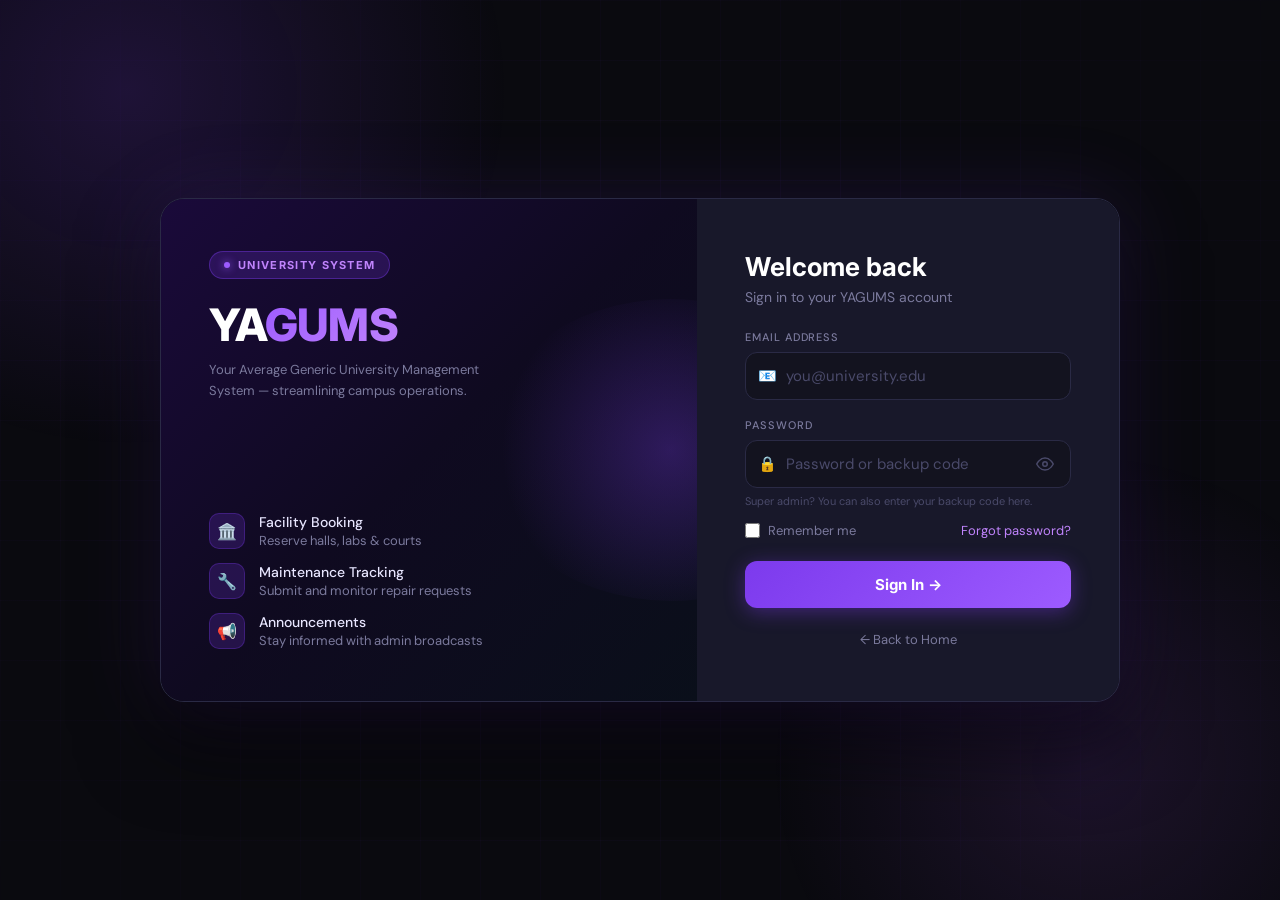
<file: dashboard-facility.html>
<!DOCTYPE html>
<html lang="en">
<head>
<meta charset="UTF-8">
<meta name="viewport" content="width=device-width, initial-scale=1.0, maximum-scale=1.0, user-scalable=no">
<meta name="apple-mobile-web-app-capable" content="yes">
<meta name="mobile-web-app-capable" content="yes">
<title>YAGUMS – Facility Manager</title>
<link href="https://fonts.googleapis.com/css2?family=Inter:wght@400;500;600;700;800;900&family=DM+Sans:wght@300;400;500&display=swap" rel="stylesheet">
<link rel="stylesheet" href="shared.css">
<style>
/* ── Tab panes ── */
.tab-pane{display:none;} .tab-pane.active{display:block;}
@media(max-width:768px){.page-tabs{display:none !important;}}

/* ── Filter / search / pagination ── */
.list-controls{display:flex;align-items:center;gap:8px;padding:12px 18px;border-bottom:1px solid var(--border);flex-wrap:wrap;}
.search-wrap{position:relative;flex:1;min-width:0;}
.search-wrap::before{content:'🔍';position:absolute;left:10px;top:50%;transform:translateY(-50%);font-size:12px;pointer-events:none;}
.search-inp{width:100%;background:var(--surface);border:1px solid var(--border);border-radius:10px;padding:8px 12px 8px 32px;font-family:'DM Sans',sans-serif;font-size:13px;color:var(--text);outline:none;transition:border-color .2s;-webkit-appearance:none;}
.search-inp:focus{border-color:var(--green);}
.search-inp::placeholder{color:var(--dim);}
.pagination{display:flex;align-items:center;justify-content:space-between;padding:12px 18px;border-top:1px solid var(--border);flex-wrap:wrap;gap:8px;}
.page-info{font-size:12px;color:var(--muted);}
.page-info b{color:var(--text);}
.page-btns{display:flex;gap:6px;flex-wrap:wrap;}
.page-btn{font-size:12px;padding:6px 14px;border-radius:8px;border:1px solid var(--border2);background:transparent;color:var(--muted);cursor:pointer;transition:all .2s;font-family:'DM Sans',sans-serif;-webkit-tap-highlight-color:transparent;touch-action:manipulation;}
.page-btn:hover:not(:disabled){border-color:var(--green);color:var(--text);}
.page-btn:disabled{opacity:.35;cursor:not-allowed;}
.page-btn.active-page{background:rgba(52,211,153,.2);border-color:var(--green);color:var(--green);}

/* ── Custom dropdown (green theme — no OS picker on mobile) ── */
.cdd-wrap{position:relative;flex-shrink:0;}
.cdd-btn{display:flex;align-items:center;gap:6px;background:var(--surface);border:1px solid var(--border);border-radius:10px;padding:8px 12px;font-family:'DM Sans',sans-serif;font-size:12px;color:var(--text);cursor:pointer;white-space:nowrap;transition:border-color .2s;-webkit-tap-highlight-color:transparent;touch-action:manipulation;user-select:none;}
.cdd-btn:focus,.cdd-btn.open{border-color:var(--green);outline:none;}
.cdd-arrow{font-size:10px;color:var(--muted);transition:transform .2s;pointer-events:none;}
.cdd-btn.open .cdd-arrow{transform:rotate(180deg);}
.cdd-panel{display:none;position:absolute;top:calc(100% + 4px);left:0;z-index:120;min-width:150px;background:var(--card);border:1px solid var(--border2);border-radius:12px;padding:4px;box-shadow:0 8px 32px rgba(0,0,0,.55);overflow:hidden;}
.cdd-panel.open{display:block;animation:cddIn .15s ease;}
.cdd-panel.align-right{left:auto;right:0;}
@keyframes cddIn{from{opacity:0;transform:translateY(-6px)}to{opacity:1;transform:translateY(0)}}
.cdd-opt{padding:9px 12px;font-size:13px;color:var(--muted);border-radius:8px;cursor:pointer;transition:background .12s,color .12s;-webkit-tap-highlight-color:transparent;touch-action:manipulation;white-space:nowrap;}
.cdd-opt:hover{background:rgba(52,211,153,.1);color:var(--text);}
.cdd-opt.selected{color:var(--green);font-weight:600;}

/* ── Date picker button + centred modal ── */
.date-btn{display:flex;align-items:center;gap:6px;background:var(--surface);border:1px solid var(--border);border-radius:10px;padding:8px 12px;font-family:'DM Sans',sans-serif;font-size:12px;color:var(--text);cursor:pointer;white-space:nowrap;transition:border-color .2s;-webkit-tap-highlight-color:transparent;touch-action:manipulation;flex-shrink:0;}
.date-btn:focus,.date-btn.active{border-color:var(--green);outline:none;}
.date-btn .date-clear{font-size:11px;color:var(--muted);margin-left:2px;transition:color .15s;}
.date-btn .date-clear:hover{color:var(--red);}
/* Centred date picker overlay */
.date-modal-backdrop{display:none;position:fixed;inset:0;z-index:180;background:rgba(0,0,0,.55);backdrop-filter:blur(3px);align-items:center;justify-content:center;}
.date-modal-backdrop.open{display:flex;}
.date-modal{background:var(--card);border:1px solid var(--border2);border-radius:16px;padding:20px;width:min(300px,90vw);box-shadow:0 12px 40px rgba(0,0,0,.6);animation:cddIn .2s ease;}
.date-modal-title{font-family:'Inter',sans-serif;font-size:14px;font-weight:700;color:#fff;margin-bottom:14px;text-align:center;}
.date-modal input[type=date]{width:100%;background:var(--surface);border:1px solid var(--border);border-radius:10px;padding:10px 14px;font-family:'DM Sans',sans-serif;font-size:15px;color:var(--text);outline:none;-webkit-appearance:none;color-scheme:dark;text-align:center;margin-bottom:12px;}
.date-modal input[type=date]:focus{border-color:var(--green);}
.date-modal-actions{display:flex;gap:8px;}
.date-modal-clear{flex:1;padding:9px;border-radius:9px;border:1px solid var(--border2);background:transparent;color:var(--muted);font-family:'DM Sans',sans-serif;font-size:13px;cursor:pointer;-webkit-tap-highlight-color:transparent;}
.date-modal-clear:hover{border-color:var(--red);color:var(--red);}
.date-modal-apply{flex:2;padding:9px;border-radius:9px;border:none;background:linear-gradient(135deg,#059669,#34d399);color:#fff;font-family:'Inter',sans-serif;font-size:13px;font-weight:700;cursor:pointer;-webkit-tap-highlight-color:transparent;}
@media(max-width:768px){.date-btn{flex:1;min-width:0;font-size:11px;padding:7px 10px;}}

@media(max-width:768px){
  .list-controls{padding:10px 12px;gap:6px;flex-wrap:wrap;}
  .list-controls .search-wrap{width:100%;flex:0 0 100%;}
  .list-controls .cdd-wrap{flex:1;min-width:0;}
  .cdd-btn{font-size:11px;padding:7px 10px;}
  .cdd-panel{min-width:130px;}
  .cdd-opt{padding:10px 12px;font-size:12px;}
  .pagination{padding:10px 12px;flex-direction:column;align-items:center;gap:8px;}
  .page-btns{justify-content:center;}
}

/* ── Maintenance table ── */
#maint-table-wrap{width:100%;}
#maint-table-wrap{margin:0;}
#maint-table-wrap table{width:100%;table-layout:auto;border-collapse:collapse;}
#maint-table-wrap td,#maint-table-wrap th{vertical-align:middle;padding:12px 16px;}
/* Allow long text to wrap — no horizontal scroll */
#maint-table-wrap td:nth-child(3),
#maint-table-wrap td:nth-child(7){white-space:normal;word-break:break-word;}
/* Action column — button stays on one line */
#maint-table-wrap td:last-child{white-space:nowrap;text-align:center;}

/* ── Maintenance cards (mobile) ── */
.maint-cards-wrap{display:none;}
.maint-req-card{
  background:var(--surface);border:1px solid var(--border);
  border-radius:14px;padding:14px 16px;margin:0 12px 10px;
  display:flex;flex-direction:column;gap:8px;
}
.maint-card-header{
  display:flex;justify-content:space-between;align-items:center;gap:8px;
}
.maint-card-fac{
  font-size:13px;font-weight:700;color:var(--text);
  white-space:nowrap;overflow:hidden;text-overflow:ellipsis;flex:1;min-width:0;
}
.maint-card-badges{display:flex;gap:5px;flex-shrink:0;align-items:center;}
.maint-card-desc{font-size:13px;color:var(--muted);line-height:1.5;}
.maint-card-meta{
  display:flex;flex-direction:column;gap:3px;
  font-size:11px;color:var(--dim);
}
.maint-card-meta span{display:flex;align-items:center;gap:4px;}
.maint-card-assign{font-size:12px;color:var(--muted);}
.btn-assign-card{
  display:block;width:100%;padding:10px;margin-top:4px;
  background:rgba(52,211,153,.1);border:1px solid rgba(52,211,153,.3);
  border-radius:10px;color:var(--green);font-size:13px;font-weight:600;
  font-family:'DM Sans',sans-serif;cursor:pointer;text-align:center;
  transition:background .18s;-webkit-tap-highlight-color:transparent;
}
.btn-assign-card:hover{background:rgba(52,211,153,.2);}

/* ── Show/hide per breakpoint ── */
@media(min-width:769px){
  .maint-cards-wrap{display:none !important;}
  #maint-table-wrap{display:block !important;}
}
@media(max-width:768px){
  #maint-table-wrap{display:none !important;}
  .maint-cards-wrap{display:block !important;}
}

/* ── Sidebar ── */
.sb-user-wrap{display:flex;align-items:center;gap:12px;padding:14px 18px;margin:8px 10px;background:rgba(52,211,153,.08);border:1px solid rgba(52,211,153,.2);border-radius:14px;cursor:pointer;transition:all .2s;text-decoration:none;}
.sb-user-wrap:hover{background:rgba(52,211,153,.15);border-color:rgba(52,211,153,.4);}
.sb-avatar-img{width:40px;height:40px;border-radius:12px;flex-shrink:0;background:linear-gradient(135deg,#059669,#34d399);display:flex;align-items:center;justify-content:center;font-size:18px;overflow:hidden;border:2px solid rgba(52,211,153,.4);}
.sb-avatar-img img{width:100%;height:100%;object-fit:cover;border-radius:10px;}
.sb-info{flex:1;min-width:0;}
.sb-name{font-size:13px;font-weight:600;color:var(--text);white-space:nowrap;overflow:hidden;text-overflow:ellipsis;}
.sb-role-lbl{font-size:10px;color:var(--muted);margin-top:1px;}
.sb-edit-hint{font-size:9px;color:var(--dim);margin-top:2px;}
.nav-section{font-size:9px;font-weight:700;letter-spacing:.16em;text-transform:uppercase;color:var(--dim);padding:0 14px;margin:14px 0 4px;}
.nav-divider{height:1px;background:rgba(37,37,64,.7);margin:10px 14px;}

/* ── Booking rows ── */
.book-row{display:flex;align-items:center;gap:12px;padding:12px 18px;border-bottom:1px solid rgba(37,37,64,.5);transition:background .2s;flex-wrap:wrap;}
.book-row:last-child{border-bottom:none;}
.book-row:hover{background:rgba(52,211,153,.03);}
.book-info{flex:1;min-width:0;}
.book-fac{font-size:13px;font-weight:600;color:var(--text);}
.book-meta{font-size:12px;color:var(--muted);margin-top:2px;line-height:1.5;}
.book-actions{display:flex;gap:6px;flex-shrink:0;}
.bk-action-btns{display:flex;gap:6px;align-items:center;}
.btn-approve,.btn-reject{font-size:11px;font-weight:700;padding:5px 0;border-radius:8px;min-width:72px;text-align:center;cursor:pointer;transition:all .2s;font-family:'DM Sans',sans-serif;-webkit-tap-highlight-color:transparent;touch-action:manipulation;}
.btn-approve{background:rgba(52,211,153,.15);border:1px solid rgba(52,211,153,.3);color:var(--green);}
.btn-approve:hover{background:rgba(52,211,153,.25);}
.btn-reject{background:rgba(248,113,113,.12);border:1px solid rgba(248,113,113,.3);color:var(--red);}
.btn-reject:hover{background:rgba(248,113,113,.22);}

/* ── Facility cards ── */
.fac-card-item:hover{border-color:var(--border2);transform:translateY(-2px);}
.fac-card-item.unavailable{opacity:.55;}
.fci-emoji{font-size:32px;margin-bottom:10px;display:block;}
.fci-name{font-size:14px;font-weight:600;color:var(--text);margin-bottom:3px;}
.fci-meta{font-size:12px;color:var(--muted);line-height:1.5;margin-bottom:10px;}
.fci-actions{display:flex;gap:6px;flex-wrap:wrap;}
.btn-fci{font-size:11px;padding:5px 10px;border-radius:7px;border:1px solid var(--border2);background:transparent;color:var(--muted);cursor:pointer;transition:all .2s;font-family:'DM Sans',sans-serif;-webkit-tap-highlight-color:transparent;touch-action:manipulation;}
.btn-fci:hover{border-color:var(--purple);color:var(--text);}
.btn-fci.del{border-color:rgba(248,113,113,.3);color:var(--red);}
.btn-fci.del:hover{background:rgba(248,113,113,.1);}
.btn-fci.disable{border-color:rgba(248,113,113,.3);color:var(--red);}
.btn-fci.disable:hover{background:rgba(248,113,113,.08);}
.btn-fci.enable{border-color:rgba(52,211,153,.3);color:var(--green);}
.btn-fci.enable:hover{background:rgba(52,211,153,.08);}
.fci-avail{position:absolute;top:12px;right:12px;}
/* ── Add facility — small square box ── */
.add-fac-card{background:transparent;border:2px dashed var(--border2);border-radius:12px;display:flex;flex-direction:column;align-items:center;justify-content:center;gap:5px;cursor:pointer;transition:all .22s;height:80px;align-self:start;grid-column:1;grid-row:3;-webkit-tap-highlight-color:transparent;touch-action:manipulation;}
.add-fac-card:hover{border-color:var(--green);background:rgba(52,211,153,.05);}
.add-fac-card:hover .add-icon,.add-fac-card:hover .add-lbl{color:var(--green);}
.add-icon{font-size:20px;color:var(--dim);}
.add-lbl{font-size:11px;font-weight:600;color:var(--dim);}

/* ── Modals ── */
.modal-backdrop{display:none;position:fixed;inset:0;z-index:200;background:rgba(0,0,0,.65);backdrop-filter:blur(4px);align-items:center;justify-content:center;padding:16px;}
.modal-backdrop.open{display:flex;}
.modal{background:var(--card);border:1px solid var(--border2);border-radius:20px;padding:26px;width:100%;max-width:500px;position:relative;max-height:90vh;overflow-y:auto;animation:modalIn .3s cubic-bezier(.16,1,.3,1);}
@keyframes modalIn{from{opacity:0;transform:scale(.95)}to{opacity:1;transform:scale(1)}}
.modal-close{position:absolute;top:14px;right:16px;background:transparent;border:none;font-size:20px;color:var(--muted);cursor:pointer;-webkit-tap-highlight-color:transparent;}
.modal-close:hover{color:var(--text);}
.modal-title{font-family:'Inter',sans-serif;font-size:17px;font-weight:800;color:#fff;margin-bottom:4px;}
.modal-sub{font-size:13px;color:var(--muted);margin-bottom:18px;}
.mf{display:flex;flex-direction:column;gap:6px;margin-bottom:13px;}
.mf label{font-size:11px;font-weight:600;letter-spacing:.08em;text-transform:uppercase;color:var(--muted);}
.mf input,.mf select{width:100%;background:var(--surface);border:1px solid var(--border);border-radius:10px;padding:10px 14px;font-family:'DM Sans',sans-serif;font-size:14px;color:var(--text);outline:none;transition:border-color .2s;-webkit-appearance:none;}
.mf input:focus,.mf select:focus{border-color:var(--green);box-shadow:0 0 0 3px rgba(52,211,153,.1);}
.mf select option{background:var(--surface);}
.mf-grid2{display:grid;grid-template-columns:1fr 1fr;gap:10px;}
.m-alert{display:none;padding:9px 13px;border-radius:9px;font-size:12px;margin-bottom:12px;line-height:1.5;}
.m-alert.show{display:block;}
.m-alert.error{background:rgba(248,113,113,.12);border:1px solid rgba(248,113,113,.3);color:var(--red);}
.m-alert.success{background:rgba(52,211,153,.12);border:1px solid rgba(52,211,153,.3);color:var(--green);}
.modal-actions{display:flex;gap:10px;margin-top:18px;}
.btn-modal-ok{flex:1;background:linear-gradient(135deg,#059669,#34d399);border:none;border-radius:10px;padding:12px;font-family:'Inter',sans-serif;font-size:14px;font-weight:700;color:#fff;cursor:pointer;transition:all .2s;-webkit-tap-highlight-color:transparent;touch-action:manipulation;}
.btn-modal-ok:hover:not(:disabled){transform:translateY(-1px);box-shadow:0 6px 18px rgba(52,211,153,.3);}
.btn-modal-ok:disabled{opacity:.6;cursor:not-allowed;}
.btn-modal-cancel{background:transparent;border:1px solid var(--border2);border-radius:10px;padding:12px 18px;font-family:'DM Sans',sans-serif;font-size:14px;color:var(--muted);cursor:pointer;transition:all .2s;-webkit-tap-highlight-color:transparent;}
.btn-modal-cancel:hover{border-color:var(--purple);color:var(--text);}

/* ── Emoji picker ── */
.emoji-picker-label{font-size:11px;font-weight:600;letter-spacing:.08em;text-transform:uppercase;color:var(--muted);margin-bottom:8px;display:block;}
.emoji-grid{display:grid;grid-template-columns:repeat(8,1fr);gap:6px;background:var(--surface);border:1px solid var(--border);border-radius:12px;padding:10px;max-height:150px;overflow-y:auto;margin-bottom:14px;}
.emoji-grid::-webkit-scrollbar{width:4px;}
.emoji-grid::-webkit-scrollbar-thumb{background:var(--border2);border-radius:2px;}
.emoji-opt{width:34px;height:34px;display:flex;align-items:center;justify-content:center;font-size:20px;border-radius:8px;cursor:pointer;transition:background .15s;border:2px solid transparent;-webkit-tap-highlight-color:transparent;touch-action:manipulation;}
.emoji-opt:hover{background:rgba(124,58,237,.15);}
.emoji-opt.selected{border-color:var(--green);background:rgba(52,211,153,.15);}
.emoji-preview{display:flex;align-items:center;justify-content:center;gap:10px;margin-bottom:14px;background:rgba(52,211,153,.06);border:1px solid rgba(52,211,153,.2);border-radius:10px;padding:10px 14px;text-align:center;}
.emoji-preview span:first-child{font-size:28px;}
.emoji-preview-text{font-size:13px;color:var(--muted);}

/* ── Announcements ── */
.ann-form{padding:18px;display:flex;flex-direction:column;gap:12px;}
.ann-field{display:flex;flex-direction:column;gap:6px;}
.ann-field label{font-size:11px;font-weight:600;letter-spacing:.08em;text-transform:uppercase;color:var(--muted);}
.ann-field input,.ann-field textarea,.ann-field select{width:100%;background:var(--surface);border:1px solid var(--border);border-radius:10px;padding:10px 14px;font-family:'DM Sans',sans-serif;font-size:13px;color:var(--text);outline:none;transition:border-color .2s;-webkit-appearance:none;resize:none;}
.ann-field input:focus,.ann-field textarea:focus,.ann-field select:focus{border-color:var(--green);box-shadow:0 0 0 3px rgba(52,211,153,.1);}
.ann-field select option{background:var(--surface);}
.btn-post{width:100%;background:linear-gradient(135deg,#059669,#34d399);border:none;border-radius:10px;padding:12px;font-family:'Inter',sans-serif;font-size:14px;font-weight:700;color:#fff;cursor:pointer;transition:all .2s;box-shadow:0 4px 14px rgba(52,211,153,.22);-webkit-tap-highlight-color:transparent;touch-action:manipulation;}
.btn-post:hover:not(:disabled){transform:translateY(-1px);}
.btn-post:disabled{opacity:.6;cursor:not-allowed;}
.f-alert{display:none;padding:9px 13px;border-radius:9px;font-size:12px;margin-top:4px;line-height:1.5;}
.f-alert.show{display:block;}
.f-alert.error{background:rgba(248,113,113,.12);border:1px solid rgba(248,113,113,.3);color:var(--red);}
.f-alert.success{background:rgba(52,211,153,.12);border:1px solid rgba(52,211,153,.3);color:var(--green);}
.ann-item{padding:13px 18px;border-bottom:1px solid rgba(37,37,64,.5);}
.ann-item:last-child{border-bottom:none;}
.ann-item-head{display:flex;align-items:flex-start;justify-content:space-between;gap:8px;margin-bottom:4px;}
.ann-item-title{font-size:13px;font-weight:600;color:var(--text);flex:1;min-width:0;}
.ann-item-msg{font-size:13px;color:var(--muted);line-height:1.5;margin-bottom:4px;}
.ann-item-meta{font-size:11px;color:var(--dim);}
.ann-item-votes{display:flex;gap:6px;margin-top:4px;}
.ann-item-actions{display:flex;gap:5px;flex-shrink:0;}
.btn-ann-act{font-size:10px;padding:3px 9px;border-radius:6px;border:1px solid;background:transparent;cursor:pointer;transition:all .2s;font-family:'DM Sans',sans-serif;font-weight:600;-webkit-tap-highlight-color:transparent;}
.btn-ann-edit{border-color:rgba(96,165,250,.35);color:var(--blue);}
.btn-ann-edit:hover{background:rgba(96,165,250,.1);}
.btn-ann-del{border-color:rgba(248,113,113,.35);color:var(--red);}
.btn-ann-del:hover{background:rgba(248,113,113,.1);}
.vote-pill{display:inline-flex;align-items:center;gap:4px;padding:2px 8px;border-radius:100px;font-size:11px;font-weight:600;}
.vote-pill.up{background:rgba(52,211,153,.12);color:var(--green);}
.vote-pill.dn{background:rgba(248,113,113,.12);color:var(--red);}
.ann-pri{font-size:10px;font-weight:700;padding:2px 8px;border-radius:100px;text-transform:uppercase;}
.ann-pri.high{background:rgba(248,113,113,.15);color:var(--red);}
.ann-pri.medium{background:rgba(245,158,11,.15);color:var(--amber);}
.ann-pri.low{background:rgba(52,211,153,.15);color:var(--green);}

/* ── SVG Gauge chart (matches admin) ── */
.gauge-wrap{padding:12px 18px 14px;display:flex;flex-direction:column;align-items:center;gap:8px;}
.gauge-svg-wrap{position:relative;width:100%;}
.gauge-svg-wrap svg{display:block;width:100%;height:auto;}
.gauge-centre{position:absolute;left:0;right:0;bottom:18%;display:flex;flex-direction:column;align-items:center;pointer-events:none;}
.gauge-num{font-family:'Inter',sans-serif;font-size:36px;font-weight:500;color:#fff;line-height:1;letter-spacing:-.02em;}
.gauge-sub{font-size:10px;color:var(--muted);margin-top:2px;font-weight:500;}
.gauge-legend{width:100%;display:flex;flex-direction:column;gap:6px;}
.gauge-legend-row{display:flex;align-items:center;justify-content:space-between;}
.gauge-legend-left{display:flex;align-items:center;gap:7px;font-size:12px;color:var(--muted);}
.gauge-legend-dot{width:8px;height:8px;border-radius:50%;flex-shrink:0;}
.gauge-legend-right{display:flex;align-items:center;gap:5px;}
.gauge-legend-count{font-family:'Inter',sans-serif;font-size:12px;font-weight:500;color:var(--text);}
.gauge-check{font-size:11px;}

/* ── Live badge (green theme for facility) ── */
.live-badge{display:inline-flex;align-items:center;gap:5px;background:rgba(52,211,153,.12);border:1px solid rgba(52,211,153,.25);border-radius:100px;padding:3px 10px;font-size:11px;font-weight:600;color:var(--green);}
.live-dot{width:6px;height:6px;border-radius:50%;background:var(--green);box-shadow:0 0 6px var(--green);animation:livepulse 1.5s ease-in-out infinite;}
@keyframes livepulse{0%,100%{opacity:1}50%{opacity:.3}}

/* ── Integrated pagination (matches admin) ── */
.integrated-pagination{display:flex;align-items:center;justify-content:space-between;flex-wrap:wrap;gap:8px;padding:10px 18px;margin:0;background:var(--card);border-top:1px solid var(--border);border-radius:0 0 14px 14px;flex-shrink:0;}
.integrated-pagination .page-info{font-size:12px;color:var(--muted);white-space:nowrap;line-height:1;}
.integrated-pagination .page-info b{color:var(--text);font-weight:600;}
.integrated-pagination .page-btns{display:flex;align-items:center;gap:4px;flex-wrap:nowrap;}
.page-ellipsis{font-size:12px;color:var(--dim);padding:0 4px;display:flex;align-items:center;}

/* ── Table layout for bookings tab ── */
.table-body-wrap{display:flex;flex-direction:column;}
.table-wrap{overflow-x:auto;}
.book-table{width:100%;border-collapse:separate;border-spacing:0;}
.book-table th{font-size:11px;font-weight:600;letter-spacing:.08em;text-transform:uppercase;color:var(--dim);padding:10px 18px;text-align:left;border-bottom:1px solid var(--border);white-space:nowrap;}
.book-table td{padding:9px 18px;font-size:13px;color:var(--muted);vertical-align:middle;}
.book-table tbody tr:hover td{background:rgba(52,211,153,.04);}
.book-table tbody tr:last-child td{border-bottom:none;}
.book-table td strong{color:var(--text);font-weight:500;}

/* ── Pending approvals list in overview ── */
.pending-list-wrap{display:flex;flex-direction:column;}

/* ── Facility cards grid — more breathing room ── */
/* 5-col fixed grid: rows 1+2 = facility cards, row 3 = add box */
.fac-cards-grid{
  display:grid;
  grid-template-columns:repeat(5,1fr);
  grid-template-rows:repeat(2,1fr) auto;
  grid-auto-rows:0;
  gap:12px;
  padding:16px 18px 16px;
}
.fac-card-item{background:var(--surface);border:1px solid var(--border);border-radius:14px;padding:18px 16px;position:relative;transition:all .22s;display:flex;flex-direction:column;align-self:stretch;}

/* ── Booking table — facility cell styles ── */
.bk-action-btns{display:flex;gap:6px;align-items:center;}
.bk-fac-wrap,.bk-usr-wrap{display:flex;flex-direction:column;min-width:0;}
.bk-fac-name{font-weight:600;color:var(--text);white-space:nowrap;overflow:hidden;text-overflow:ellipsis;}
.bk-usr-name{font-weight:400;color:var(--text);white-space:nowrap;overflow:hidden;text-overflow:ellipsis;}
.bk-fac-loc,.bk-usr-email{font-size:11px;color:var(--muted);opacity:.8;white-space:nowrap;overflow:hidden;text-overflow:ellipsis;margin-top:1px;}

/* Quick Actions — stretch to fill right column height symmetrically */
.quick-grid-fill{display:flex;flex-wrap:wrap;flex:1;gap:10px;padding:14px 18px;align-content:stretch;}
.quick-grid-fill .quick-btn{flex:1 1 calc(50% - 5px);min-width:0;}

/* ── Hide number spinner (capacity input) ── */
input[type=number]::-webkit-inner-spin-button,
input[type=number]::-webkit-outer-spin-button { -webkit-appearance:none; margin:0; }
input[type=number] { -moz-appearance:textfield; appearance:textfield; }

/* ── Custom select — dark themed ── */
.mf select {
  width:100%;
  background:var(--surface);
  border:1px solid var(--border);
  border-radius:10px;
  padding:10px 36px 10px 14px;
  font-family:'DM Sans',sans-serif;
  font-size:14px;
  color:var(--text);
  outline:none;
  -webkit-appearance:none;
  appearance:none;
  cursor:pointer;
  transition:border-color .2s, box-shadow .2s;
  background-image:url("data:image/svg+xml,%3Csvg xmlns='http://www.w3.org/2000/svg' width='12' height='8' viewBox='0 0 12 8'%3E%3Cpath d='M1 1l5 5 5-5' stroke='%237b7a9d' stroke-width='1.8' fill='none' stroke-linecap='round' stroke-linejoin='round'/%3E%3C/svg%3E");
  background-repeat:no-repeat;
  background-position:right 12px center;
}
.mf select:focus {
  border-color:var(--green);
  box-shadow:0 0 0 3px rgba(52,211,153,.1);
}
.mf select option {
  background:var(--surface);
  color:var(--text);
  padding:8px 12px;
}


/* ── Modal custom dropdowns — full width, matches input style ── */
.mf-cdd{position:relative;width:100%;}
.mf-cdd-btn{
  width:100%;display:flex;align-items:center;justify-content:space-between;
  background:var(--surface);border:1px solid var(--border);border-radius:10px;
  padding:10px 14px;font-family:'DM Sans',sans-serif;font-size:14px;
  color:var(--text);cursor:pointer;transition:border-color .2s,box-shadow .2s;
  -webkit-tap-highlight-color:transparent;touch-action:manipulation;
  user-select:none;gap:8px;
}
.mf-cdd-btn:focus,.mf-cdd-btn.open{
  border-color:var(--green);
  box-shadow:0 0 0 3px rgba(52,211,153,.1);
  outline:none;
}
.mf-cdd-arrow{font-size:10px;color:var(--muted);transition:transform .2s;pointer-events:none;flex-shrink:0;}
.mf-cdd-btn.open .mf-cdd-arrow{transform:rotate(180deg);}
.mf-cdd-label{flex:1;text-align:left;}
.mf-cdd-panel{
  display:none;position:absolute;top:calc(100% + 4px);left:0;right:0;
  z-index:220;background:var(--card);
  border:1px solid var(--border2);border-radius:10px;
  padding:4px;box-shadow:0 8px 32px rgba(0,0,0,.55);
  overflow:hidden;
}
.mf-cdd-panel.open{display:block;animation:cddIn .15s ease;}
.mf-cdd-opt{
  display:flex;align-items:center;gap:9px;
  padding:9px 12px;font-size:13px;font-family:'DM Sans',sans-serif;
  color:var(--muted);border-radius:7px;cursor:pointer;
  transition:background .12s,color .12s;
  -webkit-tap-highlight-color:transparent;
}
.mf-cdd-opt:hover{background:rgba(255,255,255,.07);color:var(--text);}
.mf-cdd-opt.selected{color:var(--green);font-weight:600;}
.mf-cdd-opt .pri-dot{
  width:8px;height:8px;border-radius:50%;flex-shrink:0;
}
.mf-cdd-opt .pri-dot.low   {background:#34d399;}
.mf-cdd-opt .pri-dot.medium{background:#f59e0b;}
.mf-cdd-opt .pri-dot.high  {background:#f87171;}

/* ── Facility Management — Online status pill ── */
.fac-online-pill{
  display:inline-flex;align-items:center;gap:7px;
  background:#22233c;
  border:1px solid rgba(52,211,153,.15);
  border-radius:100px;
  padding:5px 12px 5px 9px;
  flex-shrink:0;
}
.fac-online-dot{
  position:relative;width:8px;height:8px;flex-shrink:0;
}
.fac-online-dot::before{
  content:'';position:absolute;inset:0;
  border-radius:50%;background:#34d399;
  box-shadow:0 0 5px rgba(52,211,153,.6);
}
.fac-online-dot::after{
  content:'';position:absolute;inset:-3px;
  border-radius:50%;background:rgba(52,211,153,.25);
  animation:fac-pulse 2s ease-in-out infinite;
}
@keyframes fac-pulse{
  0%,100%{transform:scale(1);opacity:.6}
  50%{transform:scale(1.7);opacity:0}
}
.fac-online-lbl{
  font-family:'DM Sans',sans-serif;
  font-size:12px;font-weight:500;
  color:var(--muted);letter-spacing:.02em;
}

/* ── Misc ── */
.skeleton{background:linear-gradient(90deg,var(--surface) 25%,var(--card) 50%,var(--surface) 75%);background-size:200% 100%;animation:shimmer 1.4s infinite;border-radius:8px;}
@keyframes shimmer{from{background-position:200% 0}to{background-position:-200% 0}}
.spin{width:13px;height:13px;border:2px solid rgba(255,255,255,.3);border-top-color:#fff;border-radius:50%;animation:spin .7s linear infinite;flex-shrink:0;}
@keyframes spin{to{transform:rotate(360deg)}}

/* ── Mobile avatar (green theme) ── */
.mobile-avatar-fm{
  display:none; width:38px; height:38px; border-radius:10px;
  overflow:hidden; flex-shrink:0;
  background:linear-gradient(135deg,#059669,#34d399);
  border:2px solid rgba(52,211,153,.6);
  box-shadow:0 0 0 1px rgba(52,211,153,.3);
  align-items:center; justify-content:center;
  font-size:16px; text-decoration:none;
  -webkit-tap-highlight-color:transparent;
}
.mobile-avatar-fm img{width:100%;height:100%;object-fit:cover;}

@media(max-width:1200px) and (min-width:1025px){.fac-cards-grid{grid-template-columns:repeat(4,1fr);}}

@media(max-width:1024px){
  /* Viewport unlock — all mobile + tablet */
  body{height:auto !important;max-height:none !important;overflow:auto !important;overflow-x:hidden !important;}
  .main{height:auto !important;max-height:none !important;overflow:visible !important;}
  .tab-pane{display:none;}
  .tab-pane.active{display:block !important;}
  .mobile-avatar-fm{display:flex;}
  .content{padding:12px 14px 90px !important;overflow:visible !important;}
  /* Stats */
  .stats-grid{grid-template-columns:repeat(2,1fr) !important;gap:10px;}
  /* Overview panels stack */
  .grid-2{grid-template-columns:1fr !important;}
  /* Panel head */
  .panel-head{flex-wrap:wrap;gap:8px;}
  .fac-online-pill{margin-left:auto;}
  /* Filters */
  .list-controls{padding:10px 12px;gap:6px;flex-wrap:wrap;}
  .list-controls .search-wrap{width:100%;flex:0 0 100%;}
  .list-controls .cdd-wrap{flex:1;min-width:100px;}
  .cdd-btn{font-size:11px;padding:7px 10px;width:100%;justify-content:space-between;}
  .date-btn{flex:1;min-width:0;font-size:11px;padding:7px 10px;}
  /* Pagination */
  .integrated-pagination{flex-wrap:wrap !important;justify-content:center !important;padding:10px 12px 14px !important;gap:6px !important;}
  .integrated-pagination .page-info{width:100%;text-align:center;position:static !important;}
  .integrated-pagination .page-btns{justify-content:center;flex-wrap:wrap;gap:4px;}
  .page-btn{padding:5px 8px;font-size:11px;}
  /* Pending rows */
  .book-row{padding:9px 12px;flex-wrap:wrap;}
  .book-fac{font-size:12px;}
  .book-meta{font-size:11px;}
  /* Announcement form */
  .ann-form{padding:14px;}
  /* Modal */
  .modal{padding:20px 16px;border-radius:16px;margin:8px;}
  .modal-title{font-size:15px;}
  .mf-grid2{grid-template-columns:1fr !important;}
  .emoji-grid{grid-template-columns:repeat(6,1fr) !important;}
  .modal-actions{flex-direction:column;}
  .btn-modal-ok,.btn-modal-cancel{width:100%;}
  .mf input,.mf-cdd-btn{font-size:13px !important;padding:9px 12px !important;}
  .modal-backdrop{padding:8px;}
}

/* ── Tablet portrait (769–1024px): sidebar shown, no floating menu ── */
@media(min-width:769px) and (max-width:1024px){
  /* Sidebar stays — do NOT hide it */
  .sidebar{display:flex !important;}
  .main{margin-left:var(--sidebar-w) !important;}
  /* Topbar: fixed at top, no shrink */
  .topbar{position:sticky;top:0;z-index:100;flex-shrink:0;}
  /* Hide floating menu — sidebar handles navigation */
  .slide-trigger{display:none !important;}
  .slide-nav{display:none !important;}
  /* Content: smaller bottom padding (no floating menu to clear) */
  .content{padding:12px 14px 24px !important;}
  /* Stats: 4-col on tablet */
  .stats-grid{grid-template-columns:repeat(4,1fr) !important;}
}

/* ── Tablet landscape (821–1024px): 3-col grid ── */
@media(min-width:821px) and (max-width:1024px){
  .fac-cards-grid{
    grid-template-columns:repeat(3,1fr) !important;
    grid-template-rows:none !important;
    grid-auto-rows:auto !important;
  }
  .add-fac-card{grid-column:1 !important;grid-row:auto !important;height:80px !important;align-self:start !important;}
  .book-table{display:table;width:100%;}
  .book-table thead{display:table-header-group;}
  .book-table tbody{display:table-row-group;}
  .book-table tbody tr{display:table-row;}
  .book-table td{display:table-cell;padding:9px 12px;}
  .book-table th{padding:9px 12px;}
}

/* ── Tablet portrait (601–820px): 2-col grid ── */
@media(min-width:601px) and (max-width:820px){
  .fac-cards-grid{
    grid-template-columns:repeat(2,1fr) !important;
    grid-template-rows:none !important;
    grid-auto-rows:auto !important;
  }
  .add-fac-card{grid-column:1 !important;grid-row:auto !important;height:80px !important;align-self:start !important;}
  .book-table{display:table;width:100%;}
  .book-table thead{display:table-header-group;}
  .book-table tbody{display:table-row-group;}
  .book-table tbody tr{display:table-row;}
  .book-table td{display:table-cell;padding:9px 10px;font-size:12px;}
  .book-table th{padding:9px 10px;font-size:11px;}
}

/* ── Mobile (<=600px): 1-col grid, card layout for table ── */
@media(max-width:600px){
  .fac-cards-grid{grid-template-columns:1fr !important;grid-template-rows:none !important;grid-auto-rows:auto !important;padding:12px 10px 24px !important;}
  .add-fac-card{grid-column:1 !important;grid-row:auto !important;height:60px !important;align-self:start !important;}
  .stats-grid{grid-template-columns:1fr 1fr !important;gap:6px;}
  .stat-card{padding:10px;}
  .stat-value{font-size:20px;}
  /* Booking table → cards */
  .book-table thead{display:none;}
  .book-table tbody{display:block;}
  .book-table tbody tr{display:flex;flex-direction:column;background:var(--surface);border:1px solid var(--border);border-radius:12px;padding:12px 14px;margin-bottom:8px;gap:5px;}
  .book-table tbody tr:last-child{margin-bottom:0;}
  .book-table td{display:grid;grid-template-columns:80px 1fr;align-items:baseline;gap:12px;padding:4px 0 !important;font-size:12px;border:none !important;line-height:1.4;}
  .book-table td[data-label]::before{content:attr(data-label);font-size:10px;font-weight:700;text-transform:uppercase;letter-spacing:.06em;color:var(--dim);white-space:nowrap;}
  .book-table .badge{width:fit-content;display:inline-flex;}
  .book-table td:empty{display:none;}
  .book-table td[data-label="Facility"] .bk-fac-wrap,
  .book-table td[data-label="User"] .bk-usr-wrap{flex-direction:row !important;align-items:center;gap:8px;overflow:hidden;}
  .book-table td[data-label="Facility"] .bk-fac-loc,
  .book-table td[data-label="User"] .bk-usr-email{margin-top:0 !important;flex-shrink:0;}
  .book-table td[data-label="Action"] .bk-action-btns{justify-content:flex-start;width:100%;}
  .book-table td[data-label="Action"] .btn-approve,
  .book-table td[data-label="Action"] .btn-reject{flex:1;min-width:0;text-align:center;}
}
/* ── Tablet (769–1024px) ── */
@media(min-width:769px) and (max-width:1024px){
  /* ── Unlock height — nothing gets cut off ── */
  body{height:auto !important;max-height:none !important;
       overflow-y:auto !important;overflow-x:hidden !important;}
  .main{display:flex;flex-direction:column;
        height:auto !important;max-height:none !important;overflow:visible !important;}
  .content{display:block !important;height:auto !important;
           overflow:visible !important;padding-bottom:80px !important;}
  .tab-pane.active{display:block !important;height:auto !important;min-height:0;}

  /* ── Facility tab — flex column so pagination always at bottom ── */
  #tab-facilities .content{display:flex !important;flex-direction:column !important;}
  #tab-facilities .panel{
    display:flex;flex-direction:column;flex:1;min-height:0;
  }
  #tab-facilities .fac-cards-grid{flex:1;}

  /* ── Pagination always visible — z-index above all, relative flow ── */
  .integrated-pagination{
    display:flex !important;
    flex-wrap:wrap !important;
    justify-content:space-between;
    align-items:center;
    padding:12px 18px 20px !important;
    margin-top:auto;
    z-index:20;
    position:relative;
    background:var(--card);
  }
  .integrated-pagination .page-info{white-space:nowrap;}

  /* ── Table breathing room ── */
  .book-table{width:100%;table-layout:auto;}
  .book-table th,.book-table td{padding:9px 14px;}
  .book-table th:nth-child(1),.book-table td:nth-child(1){min-width:140px;}
  .book-table th:nth-child(2),.book-table td:nth-child(2){min-width:120px;}
  .book-table th:nth-child(3),.book-table td:nth-child(3){min-width:110px;}
  .book-table th:nth-child(4),.book-table td:nth-child(4){min-width:100px;}
  .book-table th:nth-child(5),.book-table td:nth-child(5){min-width:100px;}

  /* ── Facility grid — 2-col symmetrical, equal card heights ── */
  .fac-cards-grid{
    grid-template-columns:repeat(2,1fr) !important;
    grid-template-rows:none !important;
    grid-auto-rows:auto !important;
    align-items:stretch !important;
    padding:16px 18px 0 !important;
    gap:12px !important;
  }
  .fac-card-item{min-height:160px;}
  .add-fac-card{
    min-height:80px;height:auto !important;
    grid-column:auto !important;grid-row:auto !important;
  }
}
</style>
</head>
<body>

<!-- ── Edit Announcement Modal ── -->
<div class="modal-backdrop" id="edit-ann-modal">
  <div class="modal">
    <button class="modal-close" onclick="closeEditAnnModal()">✕</button>
    <div class="modal-title">✏️ Edit Announcement</div>
    <div class="modal-sub">Update the title, message or priority.</div>
    <div class="m-alert" id="edit-ann-alert"></div>
    <div class="mf"><label>Title</label><input type="text" id="edit-ann-title" placeholder="e.g. Facility closure notice"></div>
    <div class="mf"><label>Message</label>
      <textarea id="edit-ann-msg" rows="4" style="width:100%;background:var(--surface);border:1px solid var(--border);border-radius:10px;padding:10px 14px;font-family:'DM Sans',sans-serif;font-size:14px;color:var(--text);outline:none;transition:border-color .2s;resize:none;-webkit-appearance:none;" placeholder="Write your announcement…"></textarea>
    </div>
    <div class="mf"><label>Priority</label>
      <input type="hidden" id="edit-ann-priority" value="medium">
      <div class="mf-cdd" id="mfcdd-edit-pri">
        <button type="button" class="mf-cdd-btn" onclick="toggleMfCdd('edit-pri')">
          <span class="mf-cdd-label" id="mfcdd-edit-pri-label"><span class="pri-dot medium" style="display:inline-block;width:8px;height:8px;border-radius:50%;background:#f59e0b;margin-right:7px;vertical-align:middle;"></span>Medium — Important</span>
          <span class="mf-cdd-arrow">▾</span>
        </button>
        <div class="mf-cdd-panel" id="mfcdd-edit-pri-panel">
          <div class="mf-cdd-opt" onclick="setMfCdd('edit-pri','low','<span class=\'pri-dot low\' style=\'display:inline-block;width:8px;height:8px;border-radius:50%;background:#34d399;margin-right:7px;vertical-align:middle;\'></span>Low — General')">
            <span class="pri-dot low"></span>Low — General
          </div>
          <div class="mf-cdd-opt selected" onclick="setMfCdd('edit-pri','medium','<span class=\'pri-dot medium\' style=\'display:inline-block;width:8px;height:8px;border-radius:50%;background:#f59e0b;margin-right:7px;vertical-align:middle;\'></span>Medium — Important')">
            <span class="pri-dot medium"></span>Medium — Important
          </div>
          <div class="mf-cdd-opt" onclick="setMfCdd('edit-pri','high','<span class=\'pri-dot high\' style=\'display:inline-block;width:8px;height:8px;border-radius:50%;background:#f87171;margin-right:7px;vertical-align:middle;\'></span>High — Urgent')">
            <span class="pri-dot high"></span>High — Urgent
          </div>
        </div>
      </div>
    </div>
    <div class="modal-actions">
      <button class="btn-modal-cancel" onclick="closeEditAnnModal()">Cancel</button>
      <button class="btn-modal-ok" id="edit-ann-save-btn" onclick="saveEditAnn()">Save Changes</button>
    </div>
  </div>
</div>

<!-- ── Add Facility Modal ── -->
<div class="modal-backdrop" id="add-fac-modal">
  <div class="modal">
    <button class="modal-close" onclick="closeAddModal()">✕</button>
    <div class="modal-title">Add New Facility</div>
    <div class="modal-sub">Choose an emoji and fill in the details.</div>
    <div class="m-alert" id="add-alert"></div>
    <div class="emoji-preview"><span id="emoji-preview-val">🏛️</span><div class="emoji-preview-text">Tap below to change</div></div>
    <label class="emoji-picker-label">Choose Emoji</label>
    <div class="emoji-grid" id="emoji-grid"></div>
    <div class="mf"><label>Facility Name</label><input type="text" id="fac-name" placeholder="e.g. Lecture Hall A"></div>
    <div class="mf-grid2">
      <div class="mf"><label>Type</label>
        <input type="hidden" id="fac-type" value="1">
        <div class="mf-cdd" id="mfcdd-fac-type">
          <button type="button" class="mf-cdd-btn" onclick="toggleMfCdd('fac-type')">
            <span class="mf-cdd-label" id="mfcdd-fac-type-label">Lecture Hall</span>
            <span class="mf-cdd-arrow">▾</span>
          </button>
          <div class="mf-cdd-panel" id="mfcdd-fac-type-panel">
            <div class="mf-cdd-opt selected" onclick="setMfCdd('fac-type','1','Lecture Hall')">Lecture Hall</div>
            <div class="mf-cdd-opt" onclick="setMfCdd('fac-type','2','Laboratory')">Laboratory</div>
            <div class="mf-cdd-opt" onclick="setMfCdd('fac-type','3','Sports Facility')">Sports Facility</div>
            <div class="mf-cdd-opt" onclick="setMfCdd('fac-type','4','Meeting Room')">Meeting Room</div>
            <div class="mf-cdd-opt" onclick="setMfCdd('fac-type','5','Study Room')">Study Room</div>
          </div>
        </div>
      </div>
      <div class="mf"><label>Capacity (pax)</label><input type="number" id="fac-capacity" placeholder="50" min="1"></div>
    </div>
    <div class="mf"><label>Location</label><input type="text" id="fac-location" placeholder="e.g. Block A, Level 2"></div>
    <div class="modal-actions">
      <button class="btn-modal-cancel" onclick="closeAddModal()">Cancel</button>
      <button class="btn-modal-ok" id="add-fac-btn" onclick="submitAddFacility()">Add Facility</button>
    </div>
  </div>
</div>

<!-- ── Generic Confirm Modal ── -->
<div class="modal-backdrop" id="confirm-modal">
  <div class="modal" style="max-width:420px;">
    <div class="modal-title" id="confirm-title">Confirm</div>
    <div class="modal-sub"   id="confirm-msg"   style="margin-bottom:18px;">Are you sure?</div>
    <div class="modal-actions">
      <button class="btn-modal-cancel" onclick="closeConfirm()">Cancel</button>
      <button class="btn-modal-ok"     id="confirm-ok">Confirm</button>
    </div>
  </div>
</div>

<div class="sidebar-overlay" id="sidebarOverlay"></div>

<!-- ── Sidebar ── -->
<aside class="sidebar" id="sidebar">
  <div class="sidebar-logo">
    <div class="logo-text">YA<span>GUMS</span></div>
    <div class="logo-sub">Facility Manager</div>
  </div>
  <a class="sb-user-wrap" href="profile.html" title="Edit your profile">
    <div class="sb-avatar-img" id="sb-avatar-wrap">🏢</div>
    <div class="sb-info">
      <div class="sb-name"     id="sb-name">Loading…</div>
      <div class="sb-role-lbl">Facility Manager</div>
      <div class="sb-edit-hint">Tap to edit profile →</div>
    </div>
  </a>
  <nav class="sidebar-nav" style="padding:6px 10px;">
    <div class="nav-section">Overview</div>
    <button class="nav-item" id="snav-overview"   onclick="switchTab('overview')"><span class="nav-icon">🏠</span>Dashboard</button>
    <div class="nav-section">Management</div>
    <button class="nav-item" id="snav-bookings"   onclick="switchTab('bookings')"><span class="nav-icon">📅</span>Bookings <span class="nav-badge" id="nb-pending">0</span></button>
    <button class="nav-item" id="snav-facilities" onclick="switchTab('facilities')"><span class="nav-icon">🏛️</span>Facilities <span class="nav-badge" id="nb-fac">—</span></button>
    <button class="nav-item"                       onclick="openAddModal()"><span class="nav-icon">➕</span>Add Facility</button>
    <div class="nav-divider"></div>
    <div class="nav-section">Communications</div>
    <button class="nav-item" id="snav-maint"      onclick="switchTab('maint')"><span class="nav-icon">🔧</span>Maintenance</button>
    <button class="nav-item" id="snav-announce"   onclick="switchTab('announce')"><span class="nav-icon">📢</span>Announcements</button>
    <a      class="nav-item" href="notifications.html"><span class="nav-icon">🔔</span>Notifications</a>
    <div class="nav-divider"></div>
    <div class="nav-section">Account</div>
    <a class="nav-item" href="profile.html"><span class="nav-icon">👤</span>My Profile</a>
  </nav>
  <div class="sidebar-footer">
    <button class="logout-btn" onclick="logout()"><span class="nav-icon">🚪</span>Sign Out</button>
  </div>
</aside>

<!-- ── Main ── -->
<div class="main">
  <div class="topbar">
    <div class="topbar-left">
      <button class="hamburger" id="hamburger-btn" aria-label="Menu">☰</button>
      <a href="profile.html" class="mobile-avatar-fm" id="mob-avatar" title="My Profile" style="display:none">🏢</a>
      <div>
        <h2 id="page-title">Facility Dashboard</h2>
        <p  id="greeting">Loading…</p>
      </div>
    </div>
    <div class="topbar-right">
      <div class="topbar-date" id="topbar-date"></div>
      <button class="notif-btn" id="notif-bell">🔔<span class="notif-count hidden" id="notif-count">0</span></button>
      <button class="mobile-logout-btn" id="mob-logout-btn" onclick="logout()" title="Sign Out" style="display:none">
        <svg width="18" height="18" viewBox="0 0 24 24" fill="none" stroke="currentColor" stroke-width="2.2" stroke-linecap="round" stroke-linejoin="round"><path d="M9 21H5a2 2 0 0 1-2-2V5a2 2 0 0 1 2-2h4"/><polyline points="16 17 21 12 16 7"/><line x1="21" y1="12" x2="9" y2="12"/></svg>
      </button>
    </div>
  </div>

  <!-- Notification panel -->
  <div class="notif-panel" id="notif-panel">
    <div class="notif-panel-head">
      <h4>🔔 Notifications</h4>
      <div style="display:flex;align-items:center;gap:8px;">
        <button class="notif-mark-all" onclick="markAllRead()">Mark all read</button>
        <a href="notifications.html" style="font-size:12px;color:var(--accent);text-decoration:none;border:1px solid rgba(192,132,252,.3);padding:3px 10px;border-radius:7px;">History →</a>
      </div>
    </div>
    <div class="notif-scroll" id="notif-list"><div class="notif-empty">No notifications.</div></div>
  </div>

  <!-- ════ OVERVIEW ════ -->
  <div class="tab-pane active" id="tab-overview">
    <div class="content" style="padding-bottom:24px;">
      <div class="stats-grid">
        <div class="stat-card" style="--glow:var(--amber)"><div class="stat-head"><div class="stat-icon amber">⏳</div><span class="stat-trend down">Waiting</span></div><div class="stat-value" id="ov-pending">—</div><div class="stat-label">Pending Bookings</div></div>
        <div class="stat-card"><div class="stat-head"><div class="stat-icon green">✅</div></div><div class="stat-value" id="ov-approved">—</div><div class="stat-label">Approved</div></div>
        <div class="stat-card"><div class="stat-head"><div class="stat-icon blue">🏛️</div></div><div class="stat-value" id="ov-facilities">—</div><div class="stat-label">Facilities</div></div>
        <div class="stat-card"><div class="stat-head"><div class="stat-icon purple">📢</div></div><div class="stat-value" id="ov-ann">—</div><div class="stat-label">Announcements</div></div>
      </div>
      <div class="grid-2" style="align-items:stretch;">
        <div class="panel" style="display:flex;flex-direction:column;overflow:hidden;border-radius:14px;">
          <div class="panel-head" style="flex-shrink:0;">
            <div><h3>Pending Approvals</h3><p id="pending-sub">Loading…</p></div>
            <div style="display:flex;align-items:center;gap:8px;">
              <span class="live-badge"><span class="live-dot"></span>Live</span>
              <button class="panel-action" onclick="switchTab('bookings')">View All →</button>
            </div>
          </div>
          <div id="pending-preview" style="flex:1;overflow-y:auto;min-height:0;"><div style="padding:24px;text-align:center;font-size:13px;color:var(--dim);">Loading…</div></div>
        </div>
        <div style="display:flex;flex-direction:column;gap:12px;height:100%;">
          <div class="panel">
            <div class="panel-head">
              <div><h3>Booking Status</h3><p id="booking-status-sub" style="font-size:11px;color:var(--dim);margin-top:2px;">Loaded on page load</p></div>
            </div>
            <div class="gauge-wrap">
              <div class="gauge-svg-wrap">
                <svg id="gauge-svg" viewBox="0 0 200 80" xmlns="http://www.w3.org/2000/svg">
                  <defs>
                    <pattern id="hatch-pending" patternUnits="userSpaceOnUse" width="5" height="5" patternTransform="rotate(45)">
                      <rect width="2.5" height="5" fill="rgba(245,158,11,0.5)"/>
                    </pattern>
                    <clipPath id="gauge-clip"><rect x="0" y="0" width="200" height="80"/></clipPath>
                  </defs>
                  <g clip-path="url(#gauge-clip)">
                    <path id="gauge-track"      fill="none" stroke="rgba(255,255,255,0.08)" stroke-width="13" stroke-linecap="round"/>
                    <path id="gauge-pending-bg" fill="none" stroke="url(#hatch-pending)"   stroke-width="13" stroke-linecap="round"/>
                    <path id="gauge-pending-bdr"fill="none" stroke="rgba(245,158,11,0.45)" stroke-width="13" stroke-linecap="round"/>
                    <path id="gauge-rejected"   fill="none" stroke="#f87171"               stroke-width="13" stroke-linecap="round"/>
                    <path id="gauge-approved"   fill="none" stroke="#34d399"               stroke-width="13" stroke-linecap="round"/>
                  </g>
                </svg>
                <div class="gauge-centre">
                  <div class="gauge-num" id="gauge-num">—</div>
                  <div class="gauge-sub">Pending</div>
                </div>
              </div>
              <div class="gauge-legend">
                <div class="gauge-legend-row">
                  <div class="gauge-legend-left"><div class="gauge-legend-dot" style="background:#34d399"></div>Approved</div>
                  <div class="gauge-legend-right"><span class="gauge-legend-count" id="cnt-approved">—</span><span class="gauge-check">✓</span></div>
                </div>
                <div class="gauge-legend-row">
                  <div class="gauge-legend-left"><div class="gauge-legend-dot" style="background:#f87171"></div>Rejected</div>
                  <div class="gauge-legend-right"><span class="gauge-legend-count" id="cnt-rejected">—</span></div>
                </div>
                <div class="gauge-legend-row">
                  <div class="gauge-legend-left"><div class="gauge-legend-dot" style="background:#f59e0b"></div>Pending</div>
                  <div class="gauge-legend-right"><span class="gauge-legend-count" id="cnt-pending">—</span></div>
                </div>
              </div>
            </div>
          </div>
          <div class="panel" style="flex:1;display:flex;flex-direction:column;overflow:hidden;">
            <div class="panel-head" style="flex-shrink:0;"><div><h3>Quick Actions</h3></div></div>
            <div class="quick-grid" style="padding:10px 14px;gap:8px;flex:1;align-content:start;">
              <div class="quick-btn" style="padding:10px 8px;flex-direction:row;gap:8px;" onclick="switchTab('bookings')"><span class="qi" style="font-size:16px;">📅</span><span>Approve Bookings</span></div>
              <div class="quick-btn" style="padding:10px 8px;flex-direction:row;gap:8px;" onclick="openAddModal()"><span class="qi" style="font-size:16px;">➕</span><span>Add Facility</span></div>
              <div class="quick-btn" style="padding:10px 8px;flex-direction:row;gap:8px;" onclick="switchTab('announce')"><span class="qi" style="font-size:16px;">📢</span><span>Announce</span></div>
              <div class="quick-btn" style="padding:10px 8px;flex-direction:row;gap:8px;" onclick="window.location.href='profile.html'"><span class="qi" style="font-size:16px;">👤</span><span>My Profile</span></div>
            </div>
          </div>
        </div>
      </div>
    </div>
  </div>

  <!-- ════ BOOKINGS ════ -->
  <div class="tab-pane" id="tab-bookings">
    <div class="content" style="padding-bottom:24px;">
      <div class="panel">
        <div class="panel-head">
          <div><h3>All Bookings</h3><p id="all-bookings-sub">Loading…</p></div>
          <span class="live-badge"><span class="live-dot"></span>Live</span>
        </div>
        <div class="list-controls">
          <div class="search-wrap">
            <input class="search-inp" id="book-search" type="text" placeholder="Search facility or user…" oninput="renderBookings()">
          </div>
          <div class="cdd-wrap">
            <button class="cdd-btn" id="book-status-btn" onclick="toggleCdd('book-status')">
              <span id="book-status-label">All Status</span><span class="cdd-arrow">▾</span>
            </button>
            <div class="cdd-panel" id="book-status-panel">
              <div class="cdd-opt selected" data-val=""          onclick="setCdd('book-status','','All Status',renderBookings)">All Status</div>
              <div class="cdd-opt" data-val="pending"            onclick="setCdd('book-status','pending','Pending',renderBookings)">Pending</div>
              <div class="cdd-opt" data-val="approved"           onclick="setCdd('book-status','approved','Approved',renderBookings)">Approved</div>
              <div class="cdd-opt" data-val="rejected"           onclick="setCdd('book-status','rejected','Rejected',renderBookings)">Rejected</div>
            </div>
          </div>
          <button class="date-btn" id="book-date-btn" onclick="openDatePicker()" title="Filter by date">
            📅 <span id="book-date-label">All Dates</span>
            <span class="date-clear" id="book-date-clear" style="display:none" onclick="clearDate(event)">✕</span>
          </button>
          <input type="hidden" id="book-status-filter" value="">
        </div>
        <div class="table-body-wrap">
          <div class="table-wrap">
            <table class="book-table">
              <thead><tr><th>Facility</th><th>User</th><th>Date</th><th>Time</th><th>Status</th><th>Action</th></tr></thead>
              <tbody id="all-bookings-list"></tbody>
            </table>
          </div>
          <div class="integrated-pagination" id="book-pagination" style="display:none;">
            <div class="page-info" id="book-page-info">—</div>
            <div class="page-btns" id="book-page-btns"></div>
          </div>
        </div>
      </div>
    </div>
  </div>

  <!-- ════ FACILITIES ════ -->
  <div class="tab-pane" id="tab-facilities">
    <div class="content" style="padding-bottom:24px;">
      <div class="panel" style="display:flex;flex-direction:column;overflow:hidden;border-radius:14px;">
        <div class="panel-head">
          <div><h3>Facility Management</h3><p id="fac-sub">Loading…</p></div>
          <div class="fac-online-pill"><span class="fac-online-dot"></span><span class="fac-online-lbl">Online</span></div>
        </div>
        <div class="list-controls">
          <div class="search-wrap">
            <input class="search-inp" id="fac-search" type="text" placeholder="Search name or location…" oninput="renderFacilities()">
          </div>
          <div class="cdd-wrap">
            <button class="cdd-btn" id="fac-avail-btn" onclick="toggleCdd('fac-avail')">
              <span id="fac-avail-label">All Status</span><span class="cdd-arrow">▾</span>
            </button>
            <div class="cdd-panel" id="fac-avail-panel">
              <div class="cdd-opt selected" data-val="" onclick="setCdd('fac-avail','','All Status',renderFacilities)">All Status</div>
              <div class="cdd-opt" data-val="1"         onclick="setCdd('fac-avail','1','Available',renderFacilities)">Available</div>
              <div class="cdd-opt" data-val="0"         onclick="setCdd('fac-avail','0','Unavailable',renderFacilities)">Unavailable</div>
            </div>
          </div>
          <div class="cdd-wrap">
            <button class="cdd-btn" id="fac-type-btn" onclick="toggleCdd('fac-type-filter')">
              <span id="fac-type-filter-label">All Types</span><span class="cdd-arrow">▾</span>
            </button>
            <div class="cdd-panel align-right" id="fac-type-filter-panel">
              <div class="cdd-opt selected" data-val=""                onclick="setCdd('fac-type-filter','','All Types',renderFacilities)">All Types</div>
              <div class="cdd-opt" data-val="Lecture Hall"             onclick="setCdd('fac-type-filter','Lecture Hall','Lecture Hall',renderFacilities)">Lecture Hall</div>
              <div class="cdd-opt" data-val="Laboratory"               onclick="setCdd('fac-type-filter','Laboratory','Laboratory',renderFacilities)">Laboratory</div>
              <div class="cdd-opt" data-val="Sports Facility"          onclick="setCdd('fac-type-filter','Sports Facility','Sports Facility',renderFacilities)">Sports Facility</div>
              <div class="cdd-opt" data-val="Meeting Room"             onclick="setCdd('fac-type-filter','Meeting Room','Meeting Room',renderFacilities)">Meeting Room</div>
              <div class="cdd-opt" data-val="Study Room"               onclick="setCdd('fac-type-filter','Study Room','Study Room',renderFacilities)">Study Room</div>
            </div>
          </div>
          <input type="hidden" id="fac-avail-filter" value="">
          <input type="hidden" id="fac-type-filter"  value="">
        </div>
        <div class="fac-cards-grid" id="fac-grid"></div>
        <div class="integrated-pagination" id="fac-pagination" style="margin-top:auto;">
          <div class="page-info" id="fac-page-info">—</div>
          <div class="page-btns" id="fac-page-btns"></div>
        </div>
      </div>
    </div>
  </div>

  <!-- ════ MAINTENANCE REQUESTS ════ -->
  <div class="tab-pane" id="tab-maint">
    <div class="content">
      <div class="panel">
        <div class="panel-head">
          <div><h3>🔧 Maintenance Requests</h3><p id="maint-sub">Loading…</p></div>
        </div>
        <div class="list-controls">
          <div class="search-wrap">
            <input class="search-inp" id="maint-search" type="text"
                   placeholder="Search facility, reporter or description…" oninput="renderMaintRequests()">
          </div>
          <div class="cdd-wrap">
            <button class="cdd-btn" id="maint-status-btn" onclick="toggleCdd('maint-status')">
              <span id="maint-status-label">All Status</span><span class="cdd-arrow">▾</span>
            </button>
            <div class="cdd-panel" id="maint-status-panel">
              <div class="cdd-opt selected" data-val=""            onclick="setCdd('maint-status','','All Status',renderMaintRequests)">All Status</div>
              <div class="cdd-opt" data-val="Pending"              onclick="setCdd('maint-status','Pending','Pending',renderMaintRequests)">Pending</div>
              <div class="cdd-opt" data-val="In Progress"          onclick="setCdd('maint-status','In Progress','In Progress',renderMaintRequests)">In Progress</div>
              <div class="cdd-opt" data-val="Completed"            onclick="setCdd('maint-status','Completed','Completed',renderMaintRequests)">Completed</div>
            </div>
          </div>
          <div class="cdd-wrap">
            <button class="cdd-btn" id="maint-pri-btn" onclick="toggleCdd('maint-pri')">
              <span id="maint-pri-label">All Priority</span><span class="cdd-arrow">▾</span>
            </button>
            <div class="cdd-panel align-right" id="maint-pri-panel">
              <div class="cdd-opt selected" data-val="" onclick="setCdd('maint-pri','','All Priority',renderMaintRequests)">All Priority</div>
              <div class="cdd-opt" data-val="High"   onclick="setCdd('maint-pri','High','High',renderMaintRequests)">High</div>
              <div class="cdd-opt" data-val="Medium" onclick="setCdd('maint-pri','Medium','Medium',renderMaintRequests)">Medium</div>
              <div class="cdd-opt" data-val="Low"    onclick="setCdd('maint-pri','Low','Low',renderMaintRequests)">Low</div>
            </div>
          </div>
          <input type="hidden" id="maint-status-filter" value="">
          <input type="hidden" id="maint-pri-filter"    value="">
        </div>
        <!-- Desktop table -->
        <div class="table-wrap" id="maint-table-wrap">
          <table>
            <thead><tr><th>#</th><th>Facility</th><th>Description</th><th>Reported By</th><th>Priority</th><th>Status</th><th>Assigned To</th><th>Date</th><th>Action</th></tr></thead>
            <tbody id="maint-tbody"><tr><td colspan="9" style="text-align:center;padding:20px;color:var(--dim)">Loading…</td></tr></tbody>
          </table>
        </div>
        <!-- Mobile cards -->
        <div class="maint-cards-wrap" id="maint-cards"></div>
        <div class="pagination" id="maint-pagination" style="display:none;">
          <div class="page-info" id="maint-page-info">—</div>
          <div class="page-btns" id="maint-page-btns"></div>
        </div>
      </div>
    </div>
  </div>


  <!-- ════ ANNOUNCEMENTS ════ -->
  <div class="tab-pane" id="tab-announce">
    <div class="content" style="padding-bottom:24px;">
      <div class="grid-2">
        <div class="panel">
          <div class="panel-head"><div><h3>📢 Post Announcement</h3><p>Sent to all users</p></div></div>
          <div class="ann-form">
            <div class="ann-field"><label>Title</label><input type="text" id="ann-title" placeholder="e.g. Facility closure notice"></div>
            <div class="ann-field"><label>Message</label><textarea id="ann-msg" rows="4" placeholder="Write your announcement…"></textarea></div>
            <div class="ann-field"><label>Priority</label>
              <input type="hidden" id="ann-priority" value="medium">
              <div class="mf-cdd" id="mfcdd-ann-pri">
                <button type="button" class="mf-cdd-btn" onclick="toggleMfCdd('ann-pri')">
                  <span class="mf-cdd-label" id="mfcdd-ann-pri-label"><span class="pri-dot medium" style="display:inline-block;width:8px;height:8px;border-radius:50%;background:#f59e0b;margin-right:7px;vertical-align:middle;"></span>Medium — Important</span>
                  <span class="mf-cdd-arrow">▾</span>
                </button>
                <div class="mf-cdd-panel" id="mfcdd-ann-pri-panel">
                  <div class="mf-cdd-opt" onclick="setMfCdd('ann-pri','low','<span class=\'pri-dot low\' style=\'display:inline-block;width:8px;height:8px;border-radius:50%;background:#34d399;margin-right:7px;vertical-align:middle;\'></span>Low — General')">
                    <span class="pri-dot low"></span>Low — General
                  </div>
                  <div class="mf-cdd-opt selected" onclick="setMfCdd('ann-pri','medium','<span class=\'pri-dot medium\' style=\'display:inline-block;width:8px;height:8px;border-radius:50%;background:#f59e0b;margin-right:7px;vertical-align:middle;\'></span>Medium — Important')">
                    <span class="pri-dot medium"></span>Medium — Important
                  </div>
                  <div class="mf-cdd-opt" onclick="setMfCdd('ann-pri','high','<span class=\'pri-dot high\' style=\'display:inline-block;width:8px;height:8px;border-radius:50%;background:#f87171;margin-right:7px;vertical-align:middle;\'></span>High — Urgent')">
                    <span class="pri-dot high"></span>High — Urgent
                  </div>
                </div>
              </div>
            </div>
            <div class="f-alert" id="ann-alert"></div>
            <button class="btn-post" id="ann-btn" onclick="postAnnouncement()">📢 Post Announcement</button>
          </div>
        </div>
        <div class="panel">
          <div class="panel-head"><div><h3>Recent Posts</h3><p id="ann-count-label">Loading…</p></div><a href="announcements.html" class="panel-action" style="text-decoration:none;">View History →</a></div>
          <div id="ann-list"><div style="padding:28px;text-align:center;font-size:13px;color:var(--dim);">Loading…</div></div>
        </div>
      </div>
    </div>
  </div>

</div><!-- /main -->

<!-- ── Centred Date Picker Modal ── -->
<div class="date-modal-backdrop" id="date-modal-backdrop" onclick="closeDatePickerOutside(event)">
  <div class="date-modal">
    <div class="date-modal-title">📅 Filter by Date</div>
    <input type="date" id="book-date-filter" color-scheme="dark">
    <div class="date-modal-actions">
      <button class="date-modal-clear" onclick="clearDate()">Clear</button>
      <button class="date-modal-apply" onclick="applyDate()">Apply</button>
    </div>
  </div>
</div>

<!-- ── MOBILE-ONLY UI ── -->
<div class="slide-nav-backdrop" id="slide-backdrop" style="display:none" onclick="closeSlideNav()"></div>

<div class="slide-nav" id="slide-nav">
  <div class="slide-nav-handle" onclick="toggleSlideNav()" style="cursor:pointer;"></div>
  <div class="slide-nav-title" onclick="toggleSlideNav()" style="cursor:pointer;user-select:none;">NAVIGATION</div>
  <div class="slide-nav-grid">
    <button class="slide-nav-item" id="snav-m-overview"   onclick="mobileNav('overview')">  <span class="slide-nav-icon">🏠</span>Home</button>
    <button class="slide-nav-item" id="snav-m-bookings"   onclick="mobileNav('bookings')">  <span class="slide-nav-icon">📅</span>Bookings</button>
    <button class="slide-nav-item" id="snav-m-facilities" onclick="mobileNav('facilities')"><span class="slide-nav-icon">🏛️</span>Facilities</button>
    <button class="slide-nav-item" id="snav-m-maint"      onclick="mobileNav('maint')"><span class="slide-nav-icon">🔧</span>Maint.</button>
    <button class="slide-nav-item" id="snav-m-announce"   onclick="mobileNav('announce')">  <span class="slide-nav-icon">📢</span>Announce</button>
    <button class="slide-nav-item"                         onclick="closeSlideNav();openAddModal()"><span class="slide-nav-icon">➕</span>Add Facility</button>
    <button class="slide-nav-item"                         onclick="closeSlideNav();window.location.href='profile.html'"><span class="slide-nav-icon">👤</span>My Profile</button>
    <button class="slide-nav-item"                         onclick="closeSlideNav();window.location.href='notifications.html'"><span class="slide-nav-icon">🔔</span>Notifications</button>
    <button class="slide-nav-item"                         onclick="logout()"><span class="slide-nav-icon">🚪</span>Sign Out</button>
  </div>
</div>

<button class="slide-trigger" id="slide-trigger" style="display:none" onclick="toggleSlideNav()" aria-label="Menu">
  <svg id="slide-trigger-icon" width="14" height="14" viewBox="0 0 24 24" fill="none" stroke="currentColor" stroke-width="2.5" stroke-linecap="round" stroke-linejoin="round" style="transition:transform .35s cubic-bezier(.16,1,.3,1)"><polyline points="18 15 12 9 6 15"/></svg>
  <span id="slide-trigger-label">Menu</span>
</button>

<div class="toast-container" id="toast-container"></div>
<script src="mobile.js"></script>
<script>
// ════════════════════════════════════════════════
//  Auth
// ════════════════════════════════════════════════
let _token = localStorage.getItem('yagums_token');
let _user  = JSON.parse(localStorage.getItem('yagums_user') || 'null');
if (!_token || !_user) { window.location.href = window.location.pathname.substring(0, window.location.pathname.lastIndexOf('/') + 1) + 'login.html'; }
if (!['Facility Manager','Admin'].includes(_user.role)) { window.location.href = window.location.pathname.substring(0, window.location.pathname.lastIndexOf('/') + 1) + 'login.html'; }

const fn = _user.first_name || (_user.name||'Manager').split(' ')[0];
const hr = new Date().getHours();
document.getElementById('sb-name').textContent    = _user.name || (_user.first_name+' '+(_user.last_name||''));
document.getElementById('greeting').textContent   = (hr<12?'Good morning':hr<17?'Good afternoon':'Good evening')+', '+fn+'!';
document.getElementById('topbar-date').textContent= new Date().toLocaleDateString('en-MY',{weekday:'short',day:'numeric',month:'short',year:'numeric'});

// ── Profile picture ──────────────────────────────
(function initAvatar() {
  const pic = _user.profile_picture;
  const sbWrap = document.getElementById('sb-avatar-wrap');
  if (sbWrap && pic) sbWrap.innerHTML = `<img src="${pic}" style="width:100%;height:100%;object-fit:cover;border-radius:10px;" onerror="this.parentElement.textContent='🏢'">`;
  const mob = document.getElementById('mob-avatar');
  if (mob && pic) mob.innerHTML = `<img src="${pic}" style="width:100%;height:100%;object-fit:cover;" onerror="this.parentElement.textContent='🏢'">`;
})();
window.addEventListener('focus', () => {
  const fresh = JSON.parse(localStorage.getItem('yagums_user') || 'null');
  if (!fresh) return; _user = fresh; _token = localStorage.getItem('yagums_token') || _token;
  const name = fresh.name || (fresh.first_name+' '+(fresh.last_name||''));
  const el = document.getElementById('sb-name'); if (el) el.textContent = name;
  const pic = fresh.profile_picture;
  const sbWrap = document.getElementById('sb-avatar-wrap');
  if (sbWrap) sbWrap.innerHTML = pic ? `<img src="${pic}?v=${Date.now()}" style="width:100%;height:100%;object-fit:cover;border-radius:10px;" onerror="this.parentElement.textContent='🏢'">` : '🏢';
  const mob = document.getElementById('mob-avatar');
  if (mob) mob.innerHTML = pic ? `<img src="${pic}?v=${Date.now()}" style="width:100%;height:100%;object-fit:cover;" onerror="this.parentElement.textContent='🏢'">` : '🏢';
});

// ════════════════════════════════════════════════
//  API
// ════════════════════════════════════════════════
async function api(url, method='GET', body) {
  try {
    const opts = { headers:{'Authorization':'Bearer '+_token,'Content-Type':'application/json'} };
    if (method==='POST') { opts.method='POST'; opts.body=JSON.stringify(body); }
    const res  = await fetch(url, opts);
    // Session expired or unauthorised — redirect to login
    if (res.status === 401 || res.status === 403) {
      window.location.href = window.location.pathname.substring(0, window.location.pathname.lastIndexOf('/') + 1) + 'login.html';
      return {success:false};
    }
    const data = await res.json();
    if (data.success === false && data.redirect) {
      window.location.href = window.location.pathname.substring(0, window.location.pathname.lastIndexOf('/') + 1) + 'login.html';
      return {success:false};
    }
    return data;
  } catch(e) { console.error('API error:', url, e); return {success:false, message:'Network error'}; }
}

// ════════════════════════════════════════════════
//  Slide-up nav (green theme)
// ════════════════════════════════════════════════
let _slideOpen = false;
function openSlideNav() {
  _slideOpen = true;
  const sn=document.getElementById('slide-nav'), sb=document.getElementById('slide-backdrop');
  const si=document.getElementById('slide-trigger-icon'), sl=document.getElementById('slide-trigger-label');
  const st=document.getElementById('slide-trigger');
  if(sn){sn.style.display='block';requestAnimationFrame(()=>sn.classList.add('open'));}
  if(sb) sb.style.display='block';
  if(si) si.style.transform='rotate(180deg)';
  if(sl) sl.textContent='Close';
  if(st){st.classList.add('open');st.style.opacity='0';st.style.pointerEvents='none';}
}
function closeSlideNav() {
  _slideOpen = false;
  const sn=document.getElementById('slide-nav'), sb=document.getElementById('slide-backdrop');
  const si=document.getElementById('slide-trigger-icon'), sl=document.getElementById('slide-trigger-label');
  const st=document.getElementById('slide-trigger');
  if(sn){sn.classList.remove('open');setTimeout(()=>{if(!_slideOpen)sn.style.display='none';},360);}
  if(sb) sb.style.display='none';
  if(si) si.style.transform='rotate(0deg)';
  if(sl) sl.textContent='Menu';
  if(st){st.classList.remove('open');st.style.opacity='';st.style.pointerEvents='';}
}
function toggleSlideNav(){_slideOpen?closeSlideNav():openSlideNav();}
function mobileNav(tab){closeSlideNav();switchTab(tab);}
function updateSlideNavActive(tab){
  document.querySelectorAll('.slide-nav-item[id^="snav-m-"]').forEach(b=>b.classList.remove('active'));
  const el=document.getElementById('snav-m-'+tab);if(el)el.classList.add('active');
}
let _touchStartY=0,_touchStartTime=0;
document.addEventListener('touchstart',e=>{_touchStartY=e.touches[0].clientY;_touchStartTime=Date.now();},{passive:true});
document.addEventListener('touchend',e=>{
  if(!_slideOpen)return;
  const dy=e.changedTouches[0].clientY-_touchStartY,elapsed=Date.now()-_touchStartTime;
  if(dy>60||(elapsed<350&&dy>30))closeSlideNav();
},{passive:true});

// ════════════════════════════════════════════════
//  Custom dropdowns — no native OS picker on mobile
// ════════════════════════════════════════════════
function toggleCdd(id) {
  const panel = document.getElementById(id+'-panel');
  const btn   = document.getElementById(id+'-btn') || document.getElementById(id.replace('-filter','')+'-btn');
  const isOpen = panel.classList.contains('open');
  document.querySelectorAll('.cdd-panel.open').forEach(p => {
    p.classList.remove('open');
    const b = document.getElementById(p.id.replace('-panel','-btn'));
    if (b) b.classList.remove('open');
  });
  if (!isOpen) {
    panel.classList.add('open');
    if (btn) btn.classList.add('open');
    requestAnimationFrame(() => {
      const rect = panel.getBoundingClientRect();
      if (rect.right > window.innerWidth - 8) {
        panel.style.left = 'auto'; panel.style.right = '0';
      } else {
        panel.style.left = ''; panel.style.right = '';
      }
    });
  }
}
function setCdd(id, val, label, callback) {
  const hidden   = document.getElementById(id+'-filter') || document.getElementById(id);
  if (hidden) hidden.value = val;
  const labelEl  = document.getElementById(id+'-label');
  if (labelEl) labelEl.textContent = label;
  const panel    = document.getElementById(id+'-panel');
  if (panel) {
    panel.querySelectorAll('.cdd-opt').forEach(o => o.classList.toggle('selected', o.dataset.val === val));
    panel.classList.remove('open');
  }
  const btn = document.getElementById(id+'-btn') || document.getElementById(id.replace('-filter','')+'-btn');
  if (btn) btn.classList.remove('open');
  if (callback) callback();
}
document.addEventListener('click', e => {
  if (!e.target.closest('.cdd-wrap')) {
    document.querySelectorAll('.cdd-panel.open').forEach(p => {
      p.classList.remove('open');
      const b = document.getElementById(p.id.replace('-panel','-btn'));
      if (b) b.classList.remove('open');
    });
  }
});

// ── Date picker modal ─────────────────────────────
function openDatePicker() {
  document.getElementById('date-modal-backdrop').classList.add('open');
  document.getElementById('book-date-btn').classList.add('active');
}
function closeDatePicker() {
  document.getElementById('date-modal-backdrop').classList.remove('open');
  document.getElementById('book-date-btn').classList.remove('active');
}
function closeDatePickerOutside(e) {
  if (e.target === document.getElementById('date-modal-backdrop')) closeDatePicker();
}
function applyDate() {
  const val = document.getElementById('book-date-filter').value;
  const labelEl = document.getElementById('book-date-label');
  const clearEl = document.getElementById('book-date-clear');
  if (val) {
    // Format nicely: "22 Apr 2026"
    const d = new Date(val+'T00:00:00');
    labelEl.textContent = d.toLocaleDateString('en-MY',{day:'numeric',month:'short',year:'numeric'});
    clearEl.style.display = 'inline';
    document.getElementById('book-date-btn').classList.add('active');
  } else {
    labelEl.textContent = 'All Dates';
    clearEl.style.display = 'none';
    document.getElementById('book-date-btn').classList.remove('active');
  }
  closeDatePicker();
  renderBookings();
}
function clearDate(e) {
  if (e) e.stopPropagation();
  document.getElementById('book-date-filter').value = '';
  document.getElementById('book-date-label').textContent = 'All Dates';
  document.getElementById('book-date-clear').style.display = 'none';
  document.getElementById('book-date-btn').classList.remove('active');
  closeDatePicker();
  renderBookings();
}

// ════════════════════════════════════════════════
//  Mobile detection
// ════════════════════════════════════════════════
function applyMobileMode() {
  const w = window.innerWidth;
  const isPhone         = w <= 768;   // phone: sidebar hidden, floating menu shown
  const isTabletPortrait= w > 768 && w <= 1024; // sidebar visible, NO floating menu
  const isDesktop       = w > 1024;

  const mobAvatar=document.getElementById('mob-avatar');
  const mobLogout=document.getElementById('mob-logout-btn');
  const hamburger=document.getElementById('hamburger-btn');
  const trigger  =document.getElementById('slide-trigger');
  const sidebar  =document.querySelector('.sidebar');

  // Phone: show mobile avatar/logout, hide trigger on tablet
  if(mobAvatar) mobAvatar.style.display = isPhone ? 'flex' : 'none';
  if(mobLogout) mobLogout.style.display = isPhone ? 'flex' : 'none';
  if(hamburger) hamburger.style.display = 'none'; // always hidden (no hamburger in this dashboard)

  // Floating menu: only on phones — sidebar is visible on tablet portrait
  if(trigger) trigger.style.display = isPhone ? 'flex' : 'none';

  // Tablet portrait: sidebar stays, main gets correct left margin
  if(isTabletPortrait && sidebar) sidebar.style.display = '';

  // Close slide-nav when not on phone
  if(!isPhone) {
    _slideOpen=false;
    const sn=document.getElementById('slide-nav'), sb=document.getElementById('slide-backdrop');
    if(sn){ sn.style.display='none'; sn.classList.remove('open'); }
    if(sb) sb.style.display='none';
  }
}
applyMobileMode();
window.addEventListener('resize', applyMobileMode);

// ════════════════════════════════════════════════
//  Custom confirm modal
// ════════════════════════════════════════════════
function showConfirm(title, msg, okLabel, onOk, danger=false) {
  document.getElementById('confirm-title').textContent = title;
  document.getElementById('confirm-msg').textContent   = msg;
  const okBtn = document.getElementById('confirm-ok');
  okBtn.textContent = okLabel;
  okBtn.style.background = danger ? 'linear-gradient(135deg,#dc2626,#f87171)' : 'linear-gradient(135deg,#059669,#34d399)';
  okBtn.onclick = () => { closeConfirm(); onOk(); };
  document.getElementById('confirm-modal').classList.add('open');
}
function closeConfirm() { document.getElementById('confirm-modal').classList.remove('open'); }
document.getElementById('confirm-modal').addEventListener('click', function(e){ if(e.target===this) closeConfirm(); });

// ════════════════════════════════════════════════
//  Tab switching
// ════════════════════════════════════════════════
let _activeTab = 'overview';
function switchTab(tab) {
  document.querySelectorAll('.tab-pane').forEach(p=>p.classList.remove('active'));
  document.querySelectorAll('.tab-btn').forEach(b=>b.classList.remove('active'));
  document.querySelectorAll('.nav-item').forEach(n=>n.classList.remove('active'));
  document.getElementById('tab-'+tab).classList.add('active');
  const tb=document.getElementById('tab-btn-'+tab);if(tb)tb.classList.add('active');
  const sn=document.getElementById('snav-'+tab);if(sn)sn.classList.add('active');
  const titles={overview:'Facility Dashboard',bookings:'Booking Management',facilities:'Facility Management',maint:'Maintenance Requests',announce:'Announcements'};
  document.getElementById('page-title').textContent=titles[tab]||'Dashboard';
  _activeTab=tab; updateSlideNavActive(tab);
  if(tab==='bookings')   loadAllBookings();
  if(tab==='facilities') loadFacilities();
  if(tab==='maint')      loadMaintRequests();
  if(tab==='announce')   loadAnnouncements();
  if(window.innerWidth<=768) closeSidebar();
}
document.getElementById('snav-overview').classList.add('active');
updateSlideNavActive('overview');

// ════════════════════════════════════════════════
//  Notifications
// ════════════════════════════════════════════════
const _notifPanel=document.getElementById('notif-panel');
let _notifOpen=false;
document.getElementById('notif-bell').addEventListener('click',e=>{
  e.stopPropagation();_notifOpen=!_notifOpen;
  _notifPanel.classList.toggle('open',_notifOpen);
  if(_notifOpen)loadNotifications();
});
document.addEventListener('click',e=>{
  if(_notifOpen&&!_notifPanel.contains(e.target)&&e.target.id!=='notif-bell'){_notifOpen=false;_notifPanel.classList.remove('open');}
});
async function loadNotifications(){
  const data=await api('api/notifications.php');if(!data.success)return;
  const list=data.notifications||[],unread=data.unread_count||0;
  document.getElementById('notif-count').textContent=unread;
  document.getElementById('notif-count').classList.toggle('hidden',unread===0);
  const el=document.getElementById('notif-list');
  if(!list.length){el.innerHTML='<div class="notif-empty">No notifications.</div>';return;}
  el.innerHTML=list.map(n=>`<div class="notif-row ${n.is_read?'':'unread'}" onclick="markOneRead(${n.notification_id})"><div class="notif-dot ${n.is_read?'read':'unread'}"></div><div><div class="notif-text">${esc(n.message)}</div><div class="notif-time">${n.created_at}</div></div></div>`).join('');
}
async function markAllRead(){await api('api/notifications.php','POST',{action:'read_all'});loadNotifications();}
async function markOneRead(id){await api('api/notifications.php','POST',{action:'read_one',notification_id:id});loadNotifications();}

// ════════════════════════════════════════════════
//  Bookings — approve / reject with confirm
// ════════════════════════════════════════════════
// ════════════════════════════════════════════════
//  Bookings — search · status filter · date filter · pagination
// ════════════════════════════════════════════════
const BOOK_PER_PAGE = 10;
let allBookings = [], bookPage = 1;

async function loadAllBookings() {
  const data = await api('api/bookings.php');
  if (!data.success) {
    document.getElementById('all-bookings-list').innerHTML='<div style="padding:20px;text-align:center;font-size:13px;color:var(--dim);">'+esc(data.message||'Could not load bookings.')+'</div>';
    return;
  }
  const total   = data.counts?.total    || 0;
  const pending = data.counts?.pending  || 0;
  const approved= data.counts?.approved || 0;
  const rejected= data.counts?.rejected || 0;
  document.getElementById('ov-pending').textContent   = pending;
  document.getElementById('ov-approved').textContent  = approved;
  document.getElementById('nb-pending').textContent = pending;
  updateGauge(approved, pending, rejected);

  allBookings = data.bookings || [];
  bookPage = 1;
  renderBookings();
  renderPendingPreview();
}

// ── Pending preview — 8 items, no pagination ──────
function renderPendingPreview() {
  const pendingAll = allBookings.filter(b=>(b.status_name||'').toLowerCase()==='pending');
  const total = pendingAll.length;
  const slice = pendingAll.slice(0, 8); // show up to 8

  document.getElementById('pending-sub').textContent = total ? total+' awaiting approval' : 'No pending bookings';
  document.getElementById('pending-preview').innerHTML = slice.length
    ? slice.map(b=>`
    <div class="book-row">
      <div class="book-info">
        <div class="book-fac">${esc(b.facility_name)}</div>
        <div class="book-meta">👤 ${esc(b.user_name||'—')} · 📅 ${b.booking_date} · 🕐 ${b.start_time}–${b.end_time}</div>
      </div>
      <div class="book-actions">
        <button class="btn-approve" onclick="updateBooking(${b.booking_id},2,'${esc(b.facility_name)}','${esc(b.user_name||'User')}')">✓ Approve</button>
        <button class="btn-reject"  onclick="updateBooking(${b.booking_id},3,'${esc(b.facility_name)}','${esc(b.user_name||'User')}')">✕ Reject</button>
      </div>
    </div>`).join('')
    : '<div style="padding:20px;text-align:center;font-size:13px;color:var(--dim);">No pending bookings ✓</div>';
}

function getFilteredBookings() {
  const q      = (document.getElementById('book-search')?.value || '').toLowerCase();
  const status = document.getElementById('book-status-filter')?.value || '';
  const date   = document.getElementById('book-date-filter')?.value || '';
  return allBookings.filter(b => {
    if (q && !(b.facility_name||'').toLowerCase().includes(q) && !(b.user_name||'').toLowerCase().includes(q)) return false;
    if (status && (b.status_name||'').toLowerCase() !== status) return false;
    if (date   &&  b.booking_date !== date) return false;
    return true;
  });
}

// ── Shared pagination builder ─────────────────────
function buildPageBtns(current, total, onPage) {
  const btn = (p, label, active, disabled) =>
    `<button class="page-btn${active?' active-page':''}" ${disabled?'disabled':''} onclick="${onPage}(${p})">${label}</button>`;
  const ellipsis = `<span class="page-ellipsis">…</span>`;
  let h = btn(current-1,'← Prev',false,current<=1);
  h += btn(1,'1',current===1,false);
  const ws=Math.max(2,current-2), we=Math.min(total-1,current+2);
  if(ws>2) h+=ellipsis;
  for(let i=ws;i<=we;i++) h+=btn(i,i,current===i,false);
  if(we<total-1) h+=ellipsis;
  if(total>1) h+=btn(total,total,current===total,false);
  h+=btn(current+1,'Next →',false,current>=total);
  return h;
}



function renderBookings() {
  const filtered = getFilteredBookings();
  const total    = filtered.length;
  const pages    = Math.ceil(total / BOOK_PER_PAGE) || 1;
  bookPage       = Math.min(bookPage, pages);
  const slice    = filtered.slice((bookPage-1)*BOOK_PER_PAGE, bookPage*BOOK_PER_PAGE);

  document.getElementById('all-bookings-sub').textContent =
    total + ' booking' + (total!==1?'s':'') + (total!==allBookings.length?' (filtered)':'') +
    ' · ' + allBookings.filter(b=>(b.status_name||'').toLowerCase()==='pending').length + ' pending';

  const tbody = document.getElementById('all-bookings-list');
  tbody.innerHTML = slice.length ? slice.map(b => {
    const st = (b.status_name||'').toLowerCase();
    const isPending = st === 'pending';
    return `<tr id="brow-${b.booking_id}">
      <td data-label="Facility"><div class="bk-fac-wrap"><span class="bk-fac-name">${esc(b.facility_name)}</span>${b.location?`<span class="bk-fac-loc">${esc(b.location)}</span>`:''}</div></td>
      <td data-label="User"><div class="bk-usr-wrap"><span class="bk-usr-name">${esc(b.user_name||'—')}</span>${b.user_email?`<span class="bk-usr-email">${esc(b.user_email)}</span>`:''}</div></td>
      <td data-label="Date">${b.booking_date}</td>
      <td data-label="Time" style="white-space:nowrap">${b.start_time}–${b.end_time}</td>
      <td data-label="Status"><span class="badge ${st}">${esc(b.status_name)}</span></td>
      <td data-label="Action">${isPending?`<div class="bk-action-btns">
        <button class="btn-approve" onclick="updateBooking(${b.booking_id},2,'${esc(b.facility_name)}','${esc(b.user_name||'User')}')">✓ Approve</button>
        <button class="btn-reject"  onclick="updateBooking(${b.booking_id},3,'${esc(b.facility_name)}','${esc(b.user_name||'User')}')">✕ Reject</button>
      </div>`:'—'}</td>
    </tr>`;
  }).join('') : `<tr><td colspan="6" style="text-align:center;padding:28px;color:var(--dim);">No bookings match this filter.</td></tr>`;

  const pagEl  = document.getElementById('book-pagination');
  const infoEl = document.getElementById('book-page-info');
  const btnsEl = document.getElementById('book-page-btns');
  pagEl.style.display = 'flex';
  if (pages <= 1) { btnsEl.innerHTML=''; infoEl.innerHTML=''; return; }
  const from=(bookPage-1)*BOOK_PER_PAGE+1, to=Math.min(bookPage*BOOK_PER_PAGE,total);
  infoEl.innerHTML=`Showing <b>${from}–${to}</b> of <b>${total}</b>`;
  btnsEl.innerHTML=buildPageBtns(bookPage,pages,'gotoBookPage');
}
function gotoBookPage(p){bookPage=p;renderBookings();}

function updateBooking(bookingId, statusId, facilityName, userName) {
  const action    = statusId===2 ? 'Approve' : 'Reject';
  const newStatus = statusId===2 ? 'Approved' : 'Rejected';
  showConfirm(
    action+' Booking',
    `${action} the booking by ${userName} for ${facilityName}?`,
    action,
    async () => {
      // Optimistic update
      const booking = allBookings.find(b=>b.booking_id===bookingId);
      if (booking) { booking.status_name=newStatus; booking.status_id=statusId; }
      renderBookings();
      renderPendingPreview();
      const data = await api('api/booking_status.php','POST',{booking_id:bookingId,status_id:statusId});
      if (data.success) {
        // Update gauge counts
        const p=allBookings.filter(b=>(b.status_name||'').toLowerCase()==='pending').length;
        const a=allBookings.filter(b=>(b.status_name||'').toLowerCase()==='approved').length;
        const r=allBookings.filter(b=>(b.status_name||'').toLowerCase()==='rejected').length;
        updateGauge(a,p,r);
        document.getElementById('nb-pending').textContent=p;
        document.getElementById('ov-pending').textContent=p;
        document.getElementById('ov-approved').textContent=a;
      } else {
        if (booking) { booking.status_name='Pending'; booking.status_id=1; }
        renderBookings(); renderPendingPreview();
        showConfirm('Error',data.message||'Failed.','OK',()=>{});
      }
    },
    statusId===3
  );
}

// ── 5s auto-refresh for overview ─────────────────
// ════════════════════════════════════════════════
//  Gauge chart (matches admin dashboard)
// ════════════════════════════════════════════════
const _G = { CX:100, CY:72, R:54 };
let _gaugeState = { approved:-1, pending:-1, rejected:-1 };

function _gArc(a, b) {
  const x1=_G.CX+_G.R*Math.cos(a), y1=_G.CY-_G.R*Math.sin(a);
  const x2=_G.CX+_G.R*Math.cos(b), y2=_G.CY-_G.R*Math.sin(b);
  return `M${x1.toFixed(3)} ${y1.toFixed(3)} A${_G.R} ${_G.R} 0 0 1 ${x2.toFixed(3)} ${y2.toFixed(3)}`;
}
function _setPath(id,d){const e=document.getElementById(id);if(e)e.setAttribute('d',d||'');}

(function(){
  const t=document.getElementById('gauge-track');
  if(t) t.setAttribute('d', _gArc(Math.PI, 0));
})();

function updateGauge(approved, pending, rejected) {
  const set=(id,v)=>{const e=document.getElementById(id);if(e)e.textContent=v;};
  set('gauge-num',    pending);
  set('cnt-approved', approved);
  set('cnt-pending',  pending);
  set('cnt-rejected', rejected);
  if(_gaugeState.approved===approved&&_gaugeState.pending===pending&&_gaugeState.rejected===rejected) return;
  _gaugeState={approved,pending,rejected};
  const total=approved+pending+rejected;
  if(!total) return;
  // Boundaries from left (Math.PI): approved fills first, then rejected, pending fills rest
  const eA = Math.PI - (approved/total)*Math.PI;
  const eR = Math.PI - ((approved+rejected)/total)*Math.PI;
  // Paint order: pending full (base) → rejected overlaps → approved on top
  _setPath('gauge-pending-bg',  _gArc(Math.PI, 0));
  _setPath('gauge-pending-bdr', _gArc(Math.PI, 0));
  _setPath('gauge-rejected',    rejected ? _gArc(Math.PI, eR) : '');
  _setPath('gauge-approved',    approved ? _gArc(Math.PI, eA) : '');
}

// ════════════════════════════════════════════════
//  Facilities — CRUD with emoji picker
// ════════════════════════════════════════════════
const FAC_EMOJIS = ['🏛️','📚','💻','🔬','🎨','🏀','⚽','🏊','🎭','🎵','🏋️','🍽️','☕','🏥','🔧','📋','🎓','🖥️','🧪','📐','🏟️','🎤','📖','🛠️','🏫','🌿','🧘','🎯','🎲','🔭','📡','🚗','🏗️','💡','🧠','🎪'];
let selectedEmoji = '🏛️';

function buildEmojiGrid() {
  document.getElementById('emoji-grid').innerHTML = FAC_EMOJIS.map(e =>
    `<div class="emoji-opt ${e===selectedEmoji?'selected':''}" onclick="selectEmoji('${e}')">${e}</div>`
  ).join('');
}
function selectEmoji(e) {
  selectedEmoji = e;
  document.getElementById('emoji-preview-val').textContent = e;
  document.querySelectorAll('.emoji-opt').forEach(el => el.classList.toggle('selected', el.textContent.trim()===e));
}
function openAddModal() {
  selectedEmoji = '🏛️';
  document.getElementById('add-alert').className = 'm-alert';
  document.getElementById('fac-name').value = '';
  document.getElementById('fac-capacity').value = '';
  document.getElementById('fac-location').value = '';
  document.getElementById('fac-type').value = '1';
  // Reset custom type dropdown
  const typeLabel = document.getElementById('mfcdd-fac-type-label');
  if (typeLabel) typeLabel.textContent = 'Lecture Hall';
  document.querySelectorAll('#mfcdd-fac-type-panel .mf-cdd-opt').forEach((o,i) => o.classList.toggle('selected', i===0));
  document.getElementById('emoji-preview-val').textContent = '🏛️';
  buildEmojiGrid();
  document.getElementById('add-fac-modal').classList.add('open');
}
function closeAddModal() { document.getElementById('add-fac-modal').classList.remove('open'); }
document.getElementById('add-fac-modal').addEventListener('click', function(e){ if(e.target===this) closeAddModal(); });

async function submitAddFacility() {
  const name     = document.getElementById('fac-name').value.trim();
  const capacity = document.getElementById('fac-capacity').value;
  const location = document.getElementById('fac-location').value.trim();
  const typeId   = document.getElementById('fac-type').value;
  const alertEl  = document.getElementById('add-alert'); alertEl.className='m-alert';
  if (!name)     { alertEl.textContent='✕ Facility name required.'; alertEl.className='m-alert show error'; return; }
  if (!capacity) { alertEl.textContent='✕ Capacity required.';      alertEl.className='m-alert show error'; return; }
  if (!location) { alertEl.textContent='✕ Location required.';      alertEl.className='m-alert show error'; return; }
  const btn = document.getElementById('add-fac-btn'); btn.disabled=true; btn.textContent='Saving…';
  const data = await api('api/facilities.php','POST',{action:'create',facility_name:name,type_id:parseInt(typeId),capacity:parseInt(capacity),location,emoji:selectedEmoji});
  if (!data.success) { alertEl.textContent='✕ '+(data.message||'Failed.'); alertEl.className='m-alert show error'; btn.disabled=false; btn.textContent='Add Facility'; return; }
  alertEl.textContent='✓ Facility added!'; alertEl.className='m-alert show success';
  setTimeout(() => { closeAddModal(); loadFacilities(); }, 800);
  btn.disabled=false; btn.textContent='Add Facility';
}

// ════════════════════════════════════════════════
//  Facilities — search · availability filter · type filter · pagination
// ════════════════════════════════════════════════
const FAC_PER_PAGE = 10;
let allFacilities = [], facPage = 1;

async function loadFacilities(silent=false) {
  if (!silent) document.getElementById('fac-grid').innerHTML = [1,2,3].map(()=>'<div class="skeleton" style="height:160px;border-radius:14px;"></div>').join('');
  const data = await api('api/facilities.php');
  if (!data.success) { document.getElementById('fac-grid').innerHTML='<div style="padding:20px;text-align:center;font-size:13px;color:var(--dim);">Could not load facilities.</div>'; return; }
  allFacilities = data.facilities || [];
  const avail = allFacilities.filter(f=>f.is_available).length;
  document.getElementById('ov-facilities').textContent = allFacilities.length;
  document.getElementById('nb-fac').textContent        = allFacilities.length;
  facPage = 1;
  renderFacilities();
}

function getFilteredFacilities() {
  const q     = (document.getElementById('fac-search')?.value || '').toLowerCase();
  const avail = document.getElementById('fac-avail-filter')?.value || '';
  const type  = document.getElementById('fac-type-filter')?.value  || '';
  return allFacilities.filter(f => {
    if (q     && !(f.facility_name||'').toLowerCase().includes(q) && !(f.location||'').toLowerCase().includes(q)) return false;
    if (avail === '1' && !f.is_available) return false;
    if (avail === '0' &&  f.is_available) return false;
    if (type  && (f.type_name||'') !== type) return false;
    return true;
  });
}

function renderFacilities() {
  const filtered = getFilteredFacilities();
  const total    = filtered.length;
  const avail    = filtered.filter(f=>f.is_available).length;
  const pages    = Math.ceil(total / FAC_PER_PAGE) || 1;
  facPage        = Math.min(facPage, pages);
  const slice    = filtered.slice((facPage-1)*FAC_PER_PAGE, facPage*FAC_PER_PAGE);

  document.getElementById('fac-sub').textContent =
    total + ' facilit' + (total!==1?'ies':'y') + ' · ' + avail + ' available' +
    (total!==allFacilities.length?' (filtered)':'');

  // Add box is ALWAYS pinned to row 3, col 1 via CSS grid placement
  // regardless of how many cards are on this page
  const addBox = `<div class="add-fac-card" onclick="openAddModal()"><div class="add-icon">➕</div><div class="add-lbl">Add</div></div>`;

  let cards = slice.length ? slice.map(f => `
    <div class="fac-card-item ${f.is_available?'':'unavailable'}" id="fcard-${f.facility_id}">
      <div class="fci-avail"><span class="badge ${f.is_available?'approved':'rejected'}">${f.is_available?'Available':'Unavailable'}</span></div>
      <span class="fci-emoji">${esc(f.emoji||'🏛️')}</span>
      <div class="fci-name">${esc(f.facility_name)}</div>
      <div class="fci-meta">📍 ${esc(f.location||'—')}<br>👥 ${f.capacity} pax · ${esc(f.type_name||'—')}</div>
      <div class="fci-actions">
        <button class="btn-fci ${f.is_available?'disable':'enable'}" onclick="toggleFacility(${f.facility_id},${f.is_available?0:1},'${esc(f.facility_name)}')">
          ${f.is_available?'⛔ Disable':'✅ Enable'}
        </button>
        <button class="btn-fci del" onclick="deleteFacility(${f.facility_id},'${esc(f.facility_name)}')">🗑️ Delete</button>
      </div>
    </div>`) : [`<div style="grid-column:1 / span 5;grid-row:1 / span 2;display:flex;align-items:center;justify-content:center;padding:28px;font-size:13px;color:var(--dim);">No facilities match this filter.</div>`];

  // Add box always rendered — grid placement keeps it at row 3 col 1
  cards.push(addBox);
  document.getElementById('fac-grid').innerHTML = cards.join('');

  // Pagination
  const pagEl  = document.getElementById('fac-pagination');
  const infoEl = document.getElementById('fac-page-info');
  const btnsEl = document.getElementById('fac-page-btns');
  pagEl.style.display = 'flex';
  if (pages <= 1) { btnsEl.innerHTML=''; infoEl.innerHTML=''; return; }
  const from = (facPage-1)*FAC_PER_PAGE + 1, to = Math.min(facPage*FAC_PER_PAGE, total);
  infoEl.innerHTML = `Showing <b>${from}–${to}</b> of <b>${total}</b>`;
  let btnHtml = `<button class="page-btn" ${facPage<=1?'disabled':''} onclick="gotoFacPage(${facPage-1})">← Prev</button>`;
  const start = Math.max(1, facPage-2), end = Math.min(pages, start+4);
  for (let i=start; i<=end; i++) btnHtml += `<button class="page-btn ${i===facPage?'active-page':''}" onclick="gotoFacPage(${i})">${i}</button>`;
  btnHtml += `<button class="page-btn" ${facPage>=pages?'disabled':''} onclick="gotoFacPage(${facPage+1})">Next →</button>`;
  btnsEl.innerHTML = btnHtml;
}
function gotoFacPage(p) { facPage=p; renderFacilities(); document.getElementById('tab-facilities').scrollIntoView({behavior:'smooth',block:'start'}); }

function toggleFacility(id, newState, name) {
  const action = newState ? 'Enable' : 'Disable';
  showConfirm(
    action+' Facility',
    `${action} "${name}"?${newState?' Users can book this facility again.':" Won't be bookable until re-enabled."}`,
    action,
    async () => {
      const data = await api('api/facilities.php','POST',{action:'toggle',facility_id:id,is_available:newState});
      if (data.success) loadFacilities();
      else showConfirm('Error', data.message||'Failed.','OK',()=>{});
    }
  );
}
function deleteFacility(id, name) {
  showConfirm('🗑️ Delete Facility', `Delete "${name}"? This cannot be undone. All bookings will also be removed.`, 'Delete',
    async () => {
      const data = await api('api/facilities.php','POST',{action:'delete',facility_id:id});
      if (data.success) loadFacilities();
      else showConfirm('Error', data.message||'Failed.','OK',()=>{});
    }, true);
}

// ════════════════════════════════════════════════
//  Announcements — post + list with edit/delete
// ════════════════════════════════════════════════
const PRI_LABEL = {low:'General', medium:'Medium', high:'High'};
// Normalise priority string — API may return 'medium', 'medium — important', etc.
// Extract just the first word (low/medium/high) for badge lookup
function normPriority(p) {
  if (!p) return 'low';
  return String(p).toLowerCase().split(/[\s—\-]/)[0].trim();
}
let _annData = [];

async function loadAnnouncements() {
  const data = await api('api/announcements.php');
  if (!data.success) return;
  _annData = data.announcements || [];
  document.getElementById('ov-ann').textContent          = _annData.length;
  document.getElementById('ann-count-label').textContent = _annData.length+' active';
  const el = document.getElementById('ann-list');
  if (!_annData.length) { el.innerHTML='<div style="padding:20px;text-align:center;font-size:13px;color:var(--dim);">No announcements yet.</div>'; return; }
  el.innerHTML = _annData.slice(0,5).map(a => `
    <div class="ann-item" id="ann-item-${a.announcement_id}">
      <div class="ann-item-head">
        <div class="ann-item-title">${esc(a.title)}</div>
        <div style="display:flex;align-items:center;gap:6px;flex-shrink:0;">
          <div class="ann-item-actions">
            <button class="btn-ann-act btn-ann-edit" onclick="openEditAnnModal(${a.announcement_id})">✏️ Edit</button>
            <button class="btn-ann-act btn-ann-del"  onclick="deleteAnn(${a.announcement_id},'${esc(a.title)}')">🗑️</button>
          </div>
          <span class="ann-pri ${normPriority(a.priority)}">${PRI_LABEL[normPriority(a.priority)]||normPriority(a.priority)}</span>
        </div>
      </div>
      <div class="ann-item-msg">${esc(a.message)}</div>
      <div class="ann-item-meta">📅 ${a.created_at} · By: ${esc(a.posted_by_name||'—')}</div>
      <div class="ann-item-votes">
        <span class="vote-pill up">👍 ${a.upvotes||0}</span>
        <span class="vote-pill dn">👎 ${a.downvotes||0}</span>
      </div>
    </div>`).join('');
}

// ── Edit announcement ─────────────────────────────
let _editingAnnId = null;
function openEditAnnModal(id) {
  const a = _annData.find(x => x.announcement_id === id); if (!a) return;
  _editingAnnId = id;
  document.getElementById('edit-ann-title').value    = a.title    || '';
  document.getElementById('edit-ann-msg').value      = a.message  || '';
  // Set priority hidden input + sync custom dropdown
  const pri = a.priority || 'medium';
  document.getElementById('edit-ann-priority').value = pri;
  const dotColors = {low:'#34d399', medium:'#f59e0b', high:'#f87171'};
  const priLabels = {low:'Low — General', medium:'Medium — Important', high:'High — Urgent'};
  const dotStyle  = `display:inline-block;width:8px;height:8px;border-radius:50%;background:${dotColors[pri]};margin-right:7px;vertical-align:middle;`;
  const priLabel  = document.getElementById('mfcdd-edit-pri-label');
  if (priLabel) priLabel.innerHTML = `<span class="pri-dot ${pri}" style="${dotStyle}"></span>${priLabels[pri]}`;
  document.querySelectorAll('#mfcdd-edit-pri-panel .mf-cdd-opt').forEach(o => {
    o.classList.toggle('selected', o.getAttribute('onclick')?.includes("'"+pri+"'"));
  });
  document.getElementById('edit-ann-alert').className = 'm-alert';
  document.getElementById('edit-ann-modal').classList.add('open');
}
function closeEditAnnModal() {
  document.getElementById('edit-ann-modal').classList.remove('open');
  _editingAnnId = null;
}
document.getElementById('edit-ann-modal').addEventListener('click', function(e){ if(e.target===this) closeEditAnnModal(); });

async function saveEditAnn() {
  const title    = document.getElementById('edit-ann-title').value.trim();
  const message  = document.getElementById('edit-ann-msg').value.trim();
  const priority = document.getElementById('edit-ann-priority').value;
  const alertEl  = document.getElementById('edit-ann-alert'); alertEl.className='m-alert';
  if (!title)   { alertEl.textContent='✕ Title required.';   alertEl.className='m-alert show error'; return; }
  if (!message) { alertEl.textContent='✕ Message required.'; alertEl.className='m-alert show error'; return; }
  const btn = document.getElementById('edit-ann-save-btn'); btn.disabled=true; btn.textContent='Saving…';
  const data = await api('api/announcements.php','POST',{action:'edit',announcement_id:_editingAnnId,title,message,priority});
  if (!data.success) { alertEl.textContent='✕ '+(data.message||'Failed.'); alertEl.className='m-alert show error'; btn.disabled=false; btn.textContent='Save Changes'; return; }
  alertEl.textContent='✓ Updated!'; alertEl.className='m-alert show success';
  setTimeout(() => { closeEditAnnModal(); loadAnnouncements(); }, 700);
  btn.disabled=false; btn.textContent='Save Changes';
}

// ── Delete announcement ───────────────────────────
function deleteAnn(id, title) {
  showConfirm('🗑️ Delete Announcement',
    `Delete "<strong>${esc(title)}</strong>"? This cannot be undone.`,
    'Delete',
    async () => {
      const data = await api('api/announcements.php','POST',{action:'delete',announcement_id:id});
      if (data.success) loadAnnouncements();
      else showConfirm('Error', data.message||'Failed.','OK',()=>{});
    }, true);
}

async function postAnnouncement() {
  const title   = document.getElementById('ann-title').value.trim();
  const msg     = document.getElementById('ann-msg').value.trim();
  const priority= document.getElementById('ann-priority').value;
  const alertEl = document.getElementById('ann-alert'); alertEl.className='f-alert';
  if (!title) { alertEl.textContent='✕ Title required.';   alertEl.className='f-alert show error'; return; }
  if (!msg)   { alertEl.textContent='✕ Message required.'; alertEl.className='f-alert show error'; return; }
  const btn = document.getElementById('ann-btn'); btn.disabled=true; btn.textContent='Posting…';
  const data = await api('api/announcements.php','POST',{action:'post',title,message:msg,priority});
  if (!data.success) { alertEl.textContent='✕ '+(data.message||'Failed.'); alertEl.className='f-alert show error'; }
  else {
    alertEl.textContent='✓ Posted to all users!'; alertEl.className='f-alert show success';
    document.getElementById('ann-title').value=''; document.getElementById('ann-msg').value='';
    // Reset priority dropdown to medium
    document.getElementById('ann-priority').value='medium';
    const annPriLabel = document.getElementById('mfcdd-ann-pri-label');
    if(annPriLabel) annPriLabel.innerHTML='<span class="pri-dot medium" style="display:inline-block;width:8px;height:8px;border-radius:50%;background:#f59e0b;margin-right:7px;vertical-align:middle;"></span>Medium — Important';
    document.querySelectorAll('#mfcdd-ann-pri-panel .mf-cdd-opt').forEach((o,i)=>o.classList.toggle('selected',i===1));
    loadAnnouncements(); setTimeout(()=>alertEl.className='f-alert',4000);
  }
  btn.disabled=false; btn.textContent='📢 Post Announcement';
}

// ════════════════════════════════════════════════
//  Utility
// ════════════════════════════════════════════════
function esc(s){return String(s||'').replace(/&/g,'&amp;').replace(/</g,'&lt;').replace(/>/g,'&gt;').replace(/"/g,'&quot;');}

function updatePriorityDot(selectId, dotId) {
  const val = document.getElementById(selectId)?.value || 'medium';
  const dot = document.getElementById(dotId);
  if (dot) { dot.className = 'priority-dot ' + val; }
}

// ── Modal custom dropdowns (mf-cdd) ──────────────────
function toggleMfCdd(id) {
  const panel = document.getElementById('mfcdd-'+id+'-panel');
  const btn   = document.getElementById('mfcdd-'+id)?.querySelector('.mf-cdd-btn');
  const isOpen = panel?.classList.contains('open');
  // Close all open mf-cdd panels first
  document.querySelectorAll('.mf-cdd-panel.open').forEach(p => {
    p.classList.remove('open');
    p.closest('.mf-cdd')?.querySelector('.mf-cdd-btn')?.classList.remove('open');
  });
  if (!isOpen && panel) {
    panel.classList.add('open');
    if (btn) btn.classList.add('open');
  }
}

function setMfCdd(id, value, labelHtml) {
  const hidden = document.getElementById(id === 'fac-type' ? 'fac-type' : id === 'edit-pri' ? 'edit-ann-priority' : 'ann-priority');
  if (hidden) hidden.value = value;
  const label = document.getElementById('mfcdd-'+id+'-label');
  if (label) label.innerHTML = labelHtml;
  const panel = document.getElementById('mfcdd-'+id+'-panel');
  const btn   = document.getElementById('mfcdd-'+id)?.querySelector('.mf-cdd-btn');
  if (panel) {
    panel.querySelectorAll('.mf-cdd-opt').forEach(o => o.classList.remove('selected'));
    const clicked = [...panel.querySelectorAll('.mf-cdd-opt')].find(o => o.getAttribute('onclick')?.includes("'"+value+"'"));
    if (clicked) clicked.classList.add('selected');
    panel.classList.remove('open');
  }
  if (btn) btn.classList.remove('open');
}

// Close mf-cdd panels when clicking outside
document.addEventListener('click', e => {
  if (!e.target.closest('.mf-cdd')) {
    document.querySelectorAll('.mf-cdd-panel.open').forEach(p => {
      p.classList.remove('open');
      p.closest('.mf-cdd')?.querySelector('.mf-cdd-btn')?.classList.remove('open');
    });
  }
});
function logout(){localStorage.removeItem('yagums_token');localStorage.removeItem('yagums_user');document.cookie='yagums_token=; path=/; max-age=0';window.location.href=window.location.pathname.substring(0, window.location.pathname.lastIndexOf('/') + 1) + 'login.html';}

// ════════════════════════════════════════════════
//  Init
// ════════════════════════════════════════════════
loadAllBookings();
loadFacilities();
loadAnnouncements();
loadNotifications();

// ── Silent background refresh — no LIVE badge, just keeps data current ──
let _facNotifHash = '';
setInterval(async () => {
  // Facilities: refresh silently so new/edited/deleted facilities appear
  if (_activeTab === 'facilities') loadFacilities(true);
  // Announcements: refresh silently so new posts appear in Recent Posts
  if (_activeTab === 'announce' || _activeTab === 'overview') loadAnnouncements();
  // Bookings: silent 5s refresh — keeps table current without user action
  if (_activeTab === 'bookings') loadAllBookings();
  // Maintenance: refresh when tab is active
  if (_activeTab === 'maint') loadMaintRequests();
  // Notifications: silent badge refresh every 5s
  const nd = await api('api/notifications.php');
  if (!nd.success) return;
  const unread = nd.unread_count || 0;
  const nh = unread + '|' + (nd.notifications||[]).slice(0,5).map(n=>n.notification_id).join(',');
  if (nh === _facNotifHash) return;
  _facNotifHash = nh;
  document.getElementById('notif-count').textContent = unread;
  document.getElementById('notif-count').classList.toggle('hidden', unread === 0);
  if (_notifOpen) loadNotifications();
}, 5000);

// ════════════════════════════════════════════════
//  Maintenance Requests (Facility Manager view)
// ════════════════════════════════════════════════
let _maintReqs = [], _maintPage = 1;
const MAINT_PER_PAGE_DESKTOP = 10;
const MAINT_PER_PAGE_MOBILE  = 5;
function getMaintPerPage() { return window.innerWidth <= 768 ? MAINT_PER_PAGE_MOBILE : MAINT_PER_PAGE_DESKTOP; }

async function loadMaintRequests() {
  const data = await api('api/maintenance.php');
  if (!data.success) return;
  _maintReqs = data.requests || [];
  const open = _maintReqs.filter(r => r.status_name !== 'Completed').length;
  if (document.getElementById('maint-sub'))
    document.getElementById('maint-sub').textContent =
      _maintReqs.length + ' request' + (_maintReqs.length!==1?'s':'') + ' · ' + open + ' open';
  renderMaintRequests();
}

function getFilteredMaintReqs() {
  const q   = (document.getElementById('maint-search')?.value||'').toLowerCase();
  const st  = document.getElementById('maint-status-filter')?.value||'';
  const pri = document.getElementById('maint-pri-filter')?.value||'';
  return _maintReqs.filter(r => {
    if (q && !(r.facility_name||'').toLowerCase().includes(q)
          && !(r.reported_by_name||'').toLowerCase().includes(q)
          && !(r.description||'').toLowerCase().includes(q)) return false;
    if (st  && r.status_name !== st)  return false;
    if (pri && r.priority    !== pri) return false;
    return true;
  });
}

const PRI_CLS_M = {High:'high',Medium:'medium',Low:'low'};
const ST_CLS_M  = {'Pending':'pending','In Progress':'in-progress','Completed':'completed'};

function renderMaintRequests() {
  const filtered = getFilteredMaintReqs();
  const perPage  = getMaintPerPage();
  const total    = filtered.length;
  const pages    = Math.ceil(total/perPage)||1;
  _maintPage     = Math.min(_maintPage, pages);
  const slice    = filtered.slice((_maintPage-1)*perPage, _maintPage*perPage);
  const tbody    = document.getElementById('maint-tbody');
  const cards    = document.getElementById('maint-cards');
  if (!tbody && !cards) return;
  if (!slice.length) {
    if(tbody) tbody.innerHTML='<tr><td colspan="9" style="text-align:center;padding:20px;color:var(--dim)">No requests match.</td></tr>';
    if(cards) cards.innerHTML='<div style="padding:20px;text-align:center;font-size:13px;color:var(--dim);">No requests found.</div>';
  } else {
    if(tbody) tbody.innerHTML = slice.map(r => `
      <tr>
        <td style="font-size:11px;color:var(--dim);white-space:nowrap;">#${r.request_id}</td>
        <td><strong>${esc(r.emoji||'🏛️')} ${esc(r.facility_name)}</strong><br><span style="font-size:11px;color:var(--muted)">${esc(r.location||'')}</span></td>
        <td>${esc(r.description||'')}</td>
        <td style="white-space:nowrap;">${esc(r.reported_by_name||'—')}</td>
        <td style="white-space:nowrap;"><span class="badge ${PRI_CLS_M[r.priority]||'warning'}">${esc(r.priority)}</span></td>
        <td style="white-space:nowrap;"><span class="badge ${ST_CLS_M[r.status_name]||'pending'}">${esc(r.status_name)}</span></td>
        <td style="font-size:12px;color:var(--muted);">${r.assigned_names ? esc(r.assigned_names) : '<em style="color:var(--dim)">Unassigned</em>'}</td>
        <td style="font-size:11px;color:var(--dim);white-space:nowrap;">${r.created_at}</td>
        <td>${r.status_name!=='Completed'?`<button class="panel-action" style="font-size:11px;padding:5px 12px;" onclick="openAssignModal(${r.request_id})">+ Assign</button>`:''}</td>
      </tr>`).join('');
    if(cards) cards.innerHTML = slice.map(r => `
      <div class="maint-req-card">
        <!-- Header: facility name + status/priority badges -->
        <div class="maint-card-header">
          <div class="maint-card-fac">${esc(r.emoji||'🏛️')} ${esc(r.facility_name)}</div>
          <div class="maint-card-badges">
            <span class="badge ${PRI_CLS_M[r.priority]||'warning'}" style="font-size:10px;">${esc(r.priority)}</span>
            <span class="badge ${ST_CLS_M[r.status_name]||'pending'}" style="font-size:10px;">${esc(r.status_name)}</span>
          </div>
        </div>
        <!-- Description -->
        <div class="maint-card-desc">${esc(r.description||'')}</div>
        <!-- Meta details stacked -->
        <div class="maint-card-meta">
          <span>👤 ${esc(r.reported_by_name||'—')}</span>
          <span>📅 ${r.created_at}</span>
          <span>🔧 ${r.assigned_names ? esc(r.assigned_names) : '<em style="color:var(--dim)">Not yet assigned</em>'}</span>
        </div>
        <!-- Full-width assign button -->
        ${r.status_name!=='Completed'?`<button class="btn-assign-card" onclick="openAssignModal(${r.request_id})">+ Assign Task</button>`:''}
      </div>`).join('');
  }
  buildMaintPagination(_maintPage, pages, total, perPage);
}
function gotoMaintPage(p) { _maintPage = p; renderMaintRequests(); }

function buildMaintPagination(cur, pages, total, perPage) {
  const pag  = document.getElementById('maint-pagination');
  const info = document.getElementById('maint-page-info');
  const btns = document.getElementById('maint-page-btns');
  if (!pag) return;
  if (pages <= 1) { pag.style.display='none'; return; }
  pag.style.display = 'flex';
  const start = (cur-1)*perPage+1, end = Math.min(cur*perPage, total);
  if(info) info.innerHTML = `Showing <b>${start}–${end}</b> of <b>${total}</b>`;
  let h = '';
  const btn = (p,l,a,d) => `<button class="page-btn${a?' active-page':''}" ${d?'disabled':''} onclick="gotoMaintPage(${p})">${l}</button>`;
  h += btn(cur-1,'← Prev',false,cur<=1);
  h += btn(1,'1',cur===1,false);
  const ws=Math.max(2,cur-1), we=Math.min(pages-1,cur+1);
  if(ws>2) h+='<span style="color:var(--dim);padding:0 4px;">…</span>';
  for(let i=ws;i<=we;i++) h+=btn(i,i,cur===i,false);
  if(we<pages-1) h+='<span style="color:var(--dim);padding:0 4px;">…</span>';
  if(pages>1) h+=btn(pages,pages,cur===pages,false);
  h+=btn(cur+1,'Next →',false,cur>=pages);
  if(btns) btns.innerHTML=h;
}

// ── Assign Task Modal ─────────────────────────────────────────────────
let _assigningReqId = null;

async function openAssignModal(reqId) {
  _assigningReqId = reqId;
  const r = _maintReqs.find(x => x.request_id === reqId) || {};
  document.getElementById('assign-modal-sub').textContent = `Request #${reqId} — ${r.facility_name||''}`;
  document.getElementById('assign-alert').className = 'm-alert';
  document.getElementById('assign-note').value = '';
  document.getElementById('assign-staff-id').value = '';
  document.getElementById('mfcdd-assign-staff-label').textContent = 'Select staff member…';
  const panel = document.getElementById('mfcdd-assign-staff-panel');
  panel.classList.remove('open');
  panel.innerHTML = '<div style="padding:12px;text-align:center;font-size:13px;color:var(--dim)">Loading…</div>';
  document.getElementById('assign-modal').classList.add('open');
  const data = await api('api/maintenance.php','POST',{action:'get_staff'});
  if (!data.success || !data.staff?.length) {
    panel.innerHTML = '<div style="padding:12px;text-align:center;font-size:13px;color:var(--dim)">No active maintenance staff.</div>';
    return;
  }
  panel.innerHTML = data.staff.map(s =>
    `<div class="mf-cdd-opt" onclick="setAssignStaff(${s.user_id},'${esc(s.name)}')">${esc(s.name)} <span style="font-size:11px;color:var(--dim);">${esc(s.email)}</span></div>`
  ).join('');
}
function setAssignStaff(id, name) {
  document.getElementById('assign-staff-id').value = id;
  document.getElementById('mfcdd-assign-staff-label').textContent = name;
  const panel = document.getElementById('mfcdd-assign-staff-panel');
  const btn   = document.getElementById('mfcdd-assign-staff')?.querySelector('.mf-cdd-btn');
  panel.classList.remove('open'); if(btn) btn.classList.remove('open');
}
function closeAssignModal() {
  document.getElementById('assign-modal').classList.remove('open');
  _assigningReqId = null;
}
async function submitAssign() {
  const staffId = parseInt(document.getElementById('assign-staff-id').value);
  const note    = document.getElementById('assign-note').value.trim();
  const alertEl = document.getElementById('assign-alert');
  const btn     = document.getElementById('assign-submit-btn');
  alertEl.className = 'm-alert';
  if (!staffId) { alertEl.textContent='✕ Please select a staff member.'; alertEl.className='m-alert show error'; return; }
  btn.disabled=true; btn.textContent='Assigning…';
  const data = await api('api/maintenance.php','POST',{action:'assign_task',request_id:_assigningReqId,staff_id:staffId,note});
  if (!data.success) {
    alertEl.textContent='✕ '+data.message; alertEl.className='m-alert show error';
    btn.disabled=false; btn.textContent='Assign Task'; return;
  }
  alertEl.textContent='✓ Task assigned!'; alertEl.className='m-alert show success';
  btn.disabled=false; btn.textContent='Assign Task';
  setTimeout(()=>{ closeAssignModal(); loadMaintRequests(); }, 800);
}
</script>
<!-- Assign Task Modal -->
<div class="modal-backdrop" id="assign-modal">
  <div class="modal" style="max-width:460px;">
    <button class="modal-close" onclick="closeAssignModal()">✕</button>
    <div class="modal-title">🔧 Assign Task</div>
    <div class="modal-sub" id="assign-modal-sub">Assign this request to a maintenance staff member.</div>
    <div class="m-alert" id="assign-alert"></div>
    <div class="mfield" style="margin-top:14px;">
      <label>Assign To</label>
      <input type="hidden" id="assign-staff-id" value="">
      <div class="mf-cdd" id="mfcdd-assign-staff">
        <button type="button" class="mf-cdd-btn" onclick="toggleMfCdd('assign-staff')">
          <span id="mfcdd-assign-staff-label">Select staff member…</span>
          <span class="mf-cdd-arrow">▾</span>
        </button>
        <div class="mf-cdd-panel" id="mfcdd-assign-staff-panel">
          <div style="padding:12px;text-align:center;font-size:13px;color:var(--dim)">Loading staff…</div>
        </div>
      </div>
    </div>
    <div class="mfield">
      <label>Note <span style="font-weight:300;font-size:10px;">(optional)</span></label>
      <textarea id="assign-note" placeholder="e.g. Check wiring on level 2" maxlength="200"
                style="width:100%;box-sizing:border-box;background:var(--surface);
                       border:1px solid var(--border);border-radius:10px;padding:10px 14px;
                       color:var(--text);font-family:'DM Sans',sans-serif;font-size:14px;
                       height:80px;resize:none;outline:none;transition:border-color .2s;line-height:1.5;"
                onfocus="this.style.borderColor='var(--blue)'"
                onblur="this.style.borderColor='var(--border)'"></textarea>
    </div>
    <div class="modal-actions" style="margin-top:18px;">
      <button class="btn-modal-cancel" onclick="closeAssignModal()">Cancel</button>
      <button class="btn-modal-ok" id="assign-submit-btn" onclick="submitAssign()">Assign Task</button>
    </div>
  </div>
</div>

</body>
</html>
</file>
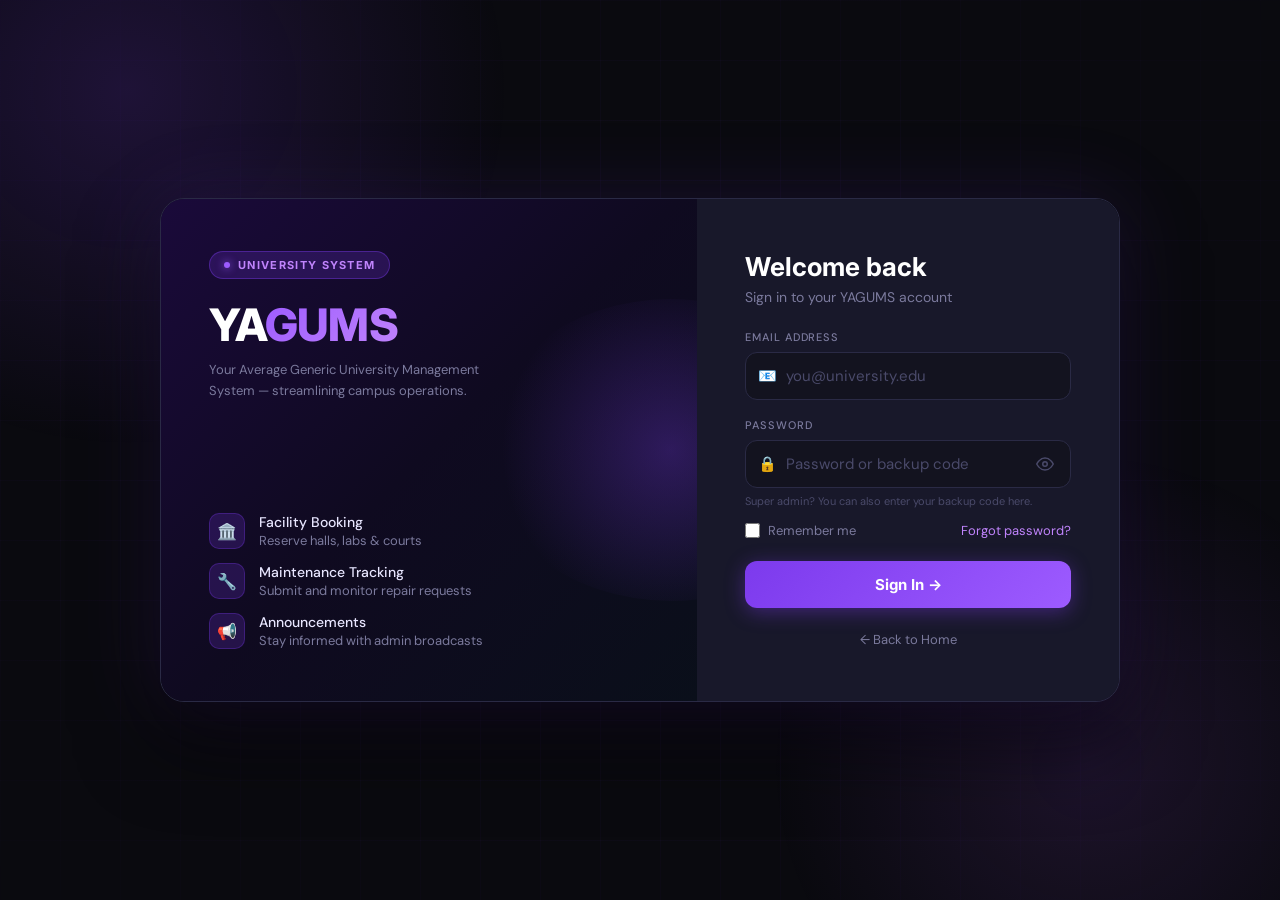
<file: dashboard-lecturer.html>
<!DOCTYPE html>
<html lang="en">
<head>
<meta charset="UTF-8">
<meta name="viewport" content="width=device-width, initial-scale=1.0, maximum-scale=1.0, user-scalable=no">
<meta name="apple-mobile-web-app-capable" content="yes">
<meta name="mobile-web-app-capable" content="yes">
<title>YAGUMS – Lecturer</title>
<link href="https://fonts.googleapis.com/css2?family=Inter:wght@400;500;600;700;800;900&family=DM+Sans:wght@300;400;500&display=swap" rel="stylesheet">
<link rel="stylesheet" href="shared.css">
<style>
/* ── Tab panes ── */
.tab-pane{display:none;}
.tab-pane.active{display:block;}
@media(max-width:768px){.page-tabs{display:none !important;}}

/* ── Custom dropdown + search + pagination (blue theme) ── */
.list-controls{display:flex;align-items:center;gap:8px;padding:12px 18px;border-bottom:1px solid var(--border);flex-wrap:wrap;}
.search-wrap-lc{position:relative;flex:1;min-width:0;}
.search-wrap-lc::before{content:'🔍';position:absolute;left:10px;top:50%;transform:translateY(-50%);font-size:12px;pointer-events:none;}
.search-inp-lc{width:100%;background:var(--surface);border:1px solid var(--border);border-radius:10px;padding:8px 12px 8px 32px;font-family:'DM Sans',sans-serif;font-size:13px;color:var(--text);outline:none;transition:border-color .2s;-webkit-appearance:none;}
.search-inp-lc:focus{border-color:var(--blue);}
.search-inp-lc::placeholder{color:var(--dim);}
.cdd-wrap{position:relative;flex-shrink:0;}
.cdd-btn{display:flex;align-items:center;gap:6px;background:var(--surface);border:1px solid var(--border);border-radius:10px;padding:8px 12px;font-family:'DM Sans',sans-serif;font-size:12px;color:var(--text);cursor:pointer;white-space:nowrap;transition:border-color .2s;-webkit-tap-highlight-color:transparent;touch-action:manipulation;user-select:none;}
.cdd-btn:focus,.cdd-btn.open{border-color:var(--blue);outline:none;}
.cdd-arrow{font-size:10px;color:var(--muted);transition:transform .2s;pointer-events:none;}
.cdd-btn.open .cdd-arrow{transform:rotate(180deg);}
.cdd-panel{display:none;position:absolute;top:calc(100% + 4px);left:0;z-index:120;min-width:150px;background:var(--card);border:1px solid var(--border2);border-radius:12px;padding:4px;box-shadow:0 8px 32px rgba(0,0,0,.55);}
.cdd-panel.open{display:block;animation:cddIn .15s ease;}
.cdd-panel.align-right{left:auto;right:0;}
@keyframes cddIn{from{opacity:0;transform:translateY(-6px)}to{opacity:1;transform:translateY(0)}}
.cdd-opt{padding:9px 12px;font-size:13px;color:var(--muted);border-radius:8px;cursor:pointer;transition:background .12s,color .12s;-webkit-tap-highlight-color:transparent;touch-action:manipulation;white-space:nowrap;}
.cdd-opt:hover{background:rgba(96,165,250,.1);color:var(--text);}
.cdd-opt.selected{color:var(--blue);font-weight:600;}
.lc-pagination{display:flex;align-items:center;justify-content:space-between;padding:12px 18px;border-top:1px solid var(--border);flex-wrap:wrap;gap:8px;}
.lc-page-info{font-size:12px;color:var(--muted);}
.lc-page-info b{color:var(--text);}
.lc-page-btns{display:flex;gap:6px;flex-wrap:wrap;}
.lc-page-btn{font-size:12px;padding:6px 14px;border-radius:8px;border:1px solid var(--border2);background:transparent;color:var(--muted);cursor:pointer;transition:all .2s;font-family:'DM Sans',sans-serif;-webkit-tap-highlight-color:transparent;touch-action:manipulation;}
.lc-page-btn:hover:not(:disabled){border-color:var(--blue);color:var(--text);}
.lc-page-btn:disabled{opacity:.35;cursor:not-allowed;}
.lc-page-btn.active-page{background:rgba(96,165,250,.2);border-color:var(--blue);color:var(--blue);}
/* ── bf-cdd panel scroll — custom thin scrollbar ── */
.bf-cdd-panel::-webkit-scrollbar{width:4px;}
.bf-cdd-panel::-webkit-scrollbar-track{background:transparent;}
.bf-cdd-panel::-webkit-scrollbar-thumb{background:rgba(255,255,255,.15);border-radius:4px;}
@media(max-width:1024px){
  .bf-cdd-panel{max-height:200px;overflow-y:auto;overflow-x:hidden;scroll-behavior:smooth;position:fixed;left:16px;right:16px;width:auto;z-index:300;border-radius:12px;}
  .bform,.bf-grid2{touch-action:manipulation;}
}

/* ── Available Facilities widget ── */
.avail-fac-row{display:flex;align-items:center;gap:12px;padding:10px 18px;border-bottom:1px solid var(--border);}
.avail-fac-row:last-child{border-bottom:none;}
.avail-dot-wrap{position:relative;width:10px;height:10px;flex-shrink:0;}
.avail-dot-wrap::before{content:'';position:absolute;inset:0;border-radius:50%;background:#34d399;box-shadow:0 0 5px rgba(52,211,153,.6);}
.avail-dot-wrap::after{content:'';position:absolute;inset:-3px;border-radius:50%;background:rgba(52,211,153,.25);animation:avail-pulse 2s ease-in-out infinite;}
@keyframes avail-pulse{0%,100%{transform:scale(1);opacity:.6}50%{transform:scale(1.8);opacity:0}}
.avail-fac-info{flex:1;min-width:0;}
.avail-fac-name{font-size:13px;font-weight:600;color:var(--text);white-space:nowrap;overflow:hidden;text-overflow:ellipsis;}
.avail-fac-meta{font-size:11px;color:var(--muted);margin-top:1px;}
.avail-fac-footer{display:flex;align-items:center;justify-content:space-between;padding:8px 18px 10px;border-top:1px solid var(--border);}
.avail-nav-btn{display:inline-flex;align-items:center;justify-content:center;width:28px;height:28px;border-radius:8px;border:1px solid var(--border2);background:transparent;color:var(--muted);cursor:pointer;font-size:13px;transition:all .18s;-webkit-tap-highlight-color:transparent;}
.avail-nav-btn:hover:not(:disabled){border-color:var(--blue);color:var(--text);}
.avail-nav-btn:disabled{opacity:.35;cursor:not-allowed;}
.avail-page-info{font-size:11px;color:var(--muted);}

/* ── Recent Reports widget ── */
.rr-row{padding:12px 18px;border-bottom:1px solid var(--border);}
.rr-row:last-child{border-bottom:none;}
.rr-top{display:flex;align-items:center;justify-content:space-between;gap:8px;margin-bottom:3px;}
.rr-fac{font-size:13px;font-weight:600;color:var(--text);white-space:nowrap;overflow:hidden;text-overflow:ellipsis;}
.rr-desc{font-size:11px;color:var(--muted);line-height:1.4;}
.rr-meta{font-size:10px;color:var(--dim);margin-top:3px;}

/* Mobile card for booking table */
.bk-card{padding:12px 14px;border-bottom:1px solid rgba(37,37,64,.5);}
.bk-card:last-child{border-bottom:none;}
.bk-card-top{display:flex;align-items:flex-start;justify-content:space-between;gap:8px;margin-bottom:5px;}
.bk-card-fac{font-size:13px;font-weight:600;color:var(--text);}
.bk-card-meta{font-size:11px;color:var(--muted);margin-bottom:4px;line-height:1.5;}
@media(max-width:768px){
  .list-controls{padding:10px 12px;gap:6px;flex-wrap:wrap;}
  .list-controls .search-wrap-lc{width:100%;flex:0 0 100%;}
  .list-controls .cdd-wrap{flex:1;min-width:0;}
  .list-controls .cdd-btn{width:100%;justify-content:space-between;font-size:11px;padding:7px 10px;}
  .cdd-btn{font-size:11px;padding:7px 10px;}
  .cdd-panel{min-width:130px;}
  .cdd-opt{padding:10px 12px;font-size:12px;}
  .lc-pagination{padding:10px 12px;flex-direction:column;align-items:center;gap:8px;}
  .lc-page-btns{justify-content:center;}
  .bk-table-wrap{display:none;}
  .bk-cards-wrap{display:block;}
  .fac-browse-grid{grid-template-columns:1fr 1fr;padding:12px;}
  .bf-grid2{grid-template-columns:1fr;}
  .mobile-avatar-lec{display:flex;}
}
@media(min-width:769px){.bk-cards-wrap{display:none;}}
@media(max-width:480px){.fac-browse-grid{grid-template-columns:1fr 1fr;}}
.sb-user-wrap{display:flex;align-items:center;gap:12px;padding:14px 18px;margin:8px 10px;background:rgba(96,165,250,.08);border:1px solid rgba(96,165,250,.2);border-radius:14px;cursor:pointer;transition:all .2s;text-decoration:none;}
.sb-user-wrap:hover{background:rgba(96,165,250,.15);border-color:rgba(96,165,250,.4);}
.sb-avatar-img{width:40px;height:40px;border-radius:12px;flex-shrink:0;background:linear-gradient(135deg,#1d4ed8,#60a5fa);display:flex;align-items:center;justify-content:center;font-size:18px;overflow:hidden;border:2px solid rgba(96,165,250,.4);}
.sb-avatar-img img{width:100%;height:100%;object-fit:cover;border-radius:10px;}
.sb-info{flex:1;min-width:0;}
.sb-name{font-size:13px;font-weight:600;color:var(--text);white-space:nowrap;overflow:hidden;text-overflow:ellipsis;}
.sb-role-lbl{font-size:10px;color:var(--muted);margin-top:1px;}
.sb-edit-hint{font-size:9px;color:var(--dim);margin-top:2px;}
.nav-section{font-size:9px;font-weight:700;letter-spacing:.16em;text-transform:uppercase;color:var(--dim);padding:0 14px;margin:14px 0 4px;}
.nav-divider{height:1px;background:rgba(37,37,64,.7);margin:10px 14px;}

/* ── Booking form ── */
.bform{padding:16px 18px;display:flex;flex-direction:column;gap:12px;}
.lec-online-pill{
  display:inline-flex;align-items:center;gap:7px;
  background:#22233c;
  border:1px solid rgba(52,211,153,.15);
  border-radius:100px;
  padding:5px 12px 5px 9px;
  flex-shrink:0;
}
.lec-online-dot{position:relative;width:8px;height:8px;flex-shrink:0;}
.lec-online-dot::before{
  content:'';position:absolute;inset:0;
  border-radius:50%;background:#34d399;
  box-shadow:0 0 5px rgba(52,211,153,.6);
}
.lec-online-dot::after{
  content:'';position:absolute;inset:-3px;
  border-radius:50%;background:rgba(52,211,153,.25);
  animation:lec-pulse 2s ease-in-out infinite;
}
@keyframes lec-pulse{0%,100%{transform:scale(1);opacity:.6}50%{transform:scale(1.7);opacity:0}}
.lec-online-lbl{font-family:'DM Sans',sans-serif;font-size:12px;font-weight:500;color:var(--muted);letter-spacing:.02em;}

.bf{display:flex;flex-direction:column;gap:5px;}
.mr-report-row{padding:13px 18px;border-bottom:1px solid rgba(37,37,64,.5);}
.mr-report-row:last-child{border-bottom:none;}
.mr-report-empty{pointer-events:none;}
.bf-cdd{position:relative;width:100%;}
.bf-cdd-btn{width:100%;display:flex;align-items:center;justify-content:space-between;background:var(--surface);border:1px solid var(--border);border-radius:10px;padding:10px 14px;font-family:'DM Sans',sans-serif;font-size:14px;color:var(--text);cursor:pointer;transition:border-color .2s,box-shadow .2s;-webkit-appearance:none;appearance:none;text-align:left;gap:8px;user-select:none;-webkit-tap-highlight-color:transparent;}
.bf-cdd-btn:focus,.bf-cdd-btn.open{border-color:var(--blue);box-shadow:0 0 0 3px rgba(96,165,250,.12);outline:none;}
.bf-cdd-arrow{font-size:10px;color:var(--muted);transition:transform .2s;pointer-events:none;flex-shrink:0;}
.bf-cdd-btn.open .bf-cdd-arrow{transform:rotate(180deg);}
.bf-cdd-label{flex:1;text-align:left;display:flex;align-items:center;gap:7px;}
.bf-cdd-panel{display:none;position:absolute;top:calc(100% + 4px);left:0;right:0;z-index:220;background:var(--card);border:1px solid var(--border2);border-radius:10px;padding:4px;box-shadow:0 8px 32px rgba(0,0,0,.55);overflow-y:auto;overflow-x:hidden;max-height:260px;scroll-behavior:smooth;}
.bf-cdd-panel.open{display:block;}
.bf-cdd-opt{display:flex;align-items:center;gap:9px;padding:9px 12px;font-size:13px;font-family:'DM Sans',sans-serif;color:var(--muted);border-radius:7px;cursor:pointer;transition:background .12s,color .12s;-webkit-tap-highlight-color:transparent;}
.bf-cdd-opt:hover{background:rgba(255,255,255,.07);color:var(--text);}
.bf-cdd-opt.selected{color:var(--blue);font-weight:600;}
.pri-dot{width:8px;height:8px;border-radius:50%;flex-shrink:0;display:inline-block;}
.pri-dot.low{background:#34d399;}.pri-dot.medium{background:#f59e0b;}.pri-dot.high{background:#f87171;}
.bf label{font-size:11px;font-weight:600;letter-spacing:.08em;text-transform:uppercase;color:var(--muted);}
.bf select,.bf input,.bf textarea{width:100%;background:var(--surface);border:1px solid var(--border);border-radius:10px;padding:10px 14px;font-family:'DM Sans',sans-serif;font-size:14px;color:var(--text);outline:none;transition:border-color .2s;-webkit-appearance:none;resize:none;}
.bf select:focus,.bf input:focus,.bf textarea:focus{border-color:var(--blue);box-shadow:0 0 0 3px rgba(96,165,250,.12);}
.bf select option{background:var(--surface);}
.bf-grid2{display:grid;grid-template-columns:1fr 1fr;gap:10px;}
.btn-submit{width:100%;background:linear-gradient(135deg,#1d4ed8,#60a5fa);border:none;border-radius:10px;padding:12px;font-family:'Inter',sans-serif;font-size:14px;font-weight:700;color:#fff;cursor:pointer;transition:all .2s;box-shadow:0 4px 16px rgba(96,165,250,.3);-webkit-tap-highlight-color:transparent;touch-action:manipulation;}
.btn-submit:hover:not(:disabled){transform:translateY(-1px);box-shadow:0 8px 24px rgba(96,165,250,.4);}
.btn-submit:disabled{opacity:.6;cursor:not-allowed;}
  #nb-recurring::-webkit-inner-spin-button,
  #nb-recurring::-webkit-outer-spin-button{
    opacity:.3;
    filter:invert(1);
}
.f-alert{display:none;padding:9px 13px;border-radius:9px;font-size:12px;margin-top:2px;line-height:1.5;}
.f-alert.show{display:block;}
.f-alert.error  {background:rgba(248,113,113,.12);border:1px solid rgba(248,113,113,.3);color:var(--red);}
.f-alert.success{background:rgba(52,211,153,.12); border:1px solid rgba(52,211,153,.3); color:var(--green);}

/* ── Facility cards ── */
.fac-browse-grid{display:grid;grid-template-columns:repeat(auto-fill,minmax(180px,1fr));gap:12px;padding:16px 18px;}
.fac-browse-card{background:var(--surface);border:1px solid var(--border);border-radius:12px;padding:16px;transition:all .2s;cursor:pointer;}
.fac-browse-card:hover{border-color:rgba(96,165,250,.4);transform:translateY(-2px);}
.fac-browse-card.unavail{opacity:.5;cursor:default;}
.fbc-emoji{font-size:28px;margin-bottom:8px;display:block;}
.fbc-name{font-size:13px;font-weight:600;color:var(--text);margin-bottom:3px;}
.fbc-meta{font-size:11px;color:var(--muted);line-height:1.5;}

/* ── Announcement items ── */
.ann-item{padding:13px 18px;border-bottom:1px solid rgba(37,37,64,.5);}
.ann-item:last-child{border-bottom:none;}
.ann-item-head{display:flex;align-items:center;justify-content:space-between;gap:8px;margin-bottom:4px;}
.ann-item-title{font-size:13px;font-weight:600;color:var(--text);}
.ann-item-msg{font-size:13px;color:var(--muted);line-height:1.5;margin-bottom:4px;}
.ann-item-meta{font-size:11px;color:var(--dim);}
.ann-pri{font-size:10px;font-weight:700;padding:3px 9px;border-radius:100px;text-transform:uppercase;}
.ann-pri.high  {background:rgba(248,113,113,.15);color:var(--red);}
.ann-pri.medium{background:rgba(245,158,11,.15); color:var(--amber);}
.ann-pri.low   {background:rgba(52,211,153,.15); color:var(--green);}

/* ── Misc ── */
.skeleton{background:linear-gradient(90deg,var(--surface) 25%,var(--card) 50%,var(--surface) 75%);background-size:200% 100%;animation:shimmer 1.4s infinite;border-radius:8px;}
@keyframes shimmer{from{background-position:200% 0}to{background-position:-200% 0}}
.spin{width:13px;height:13px;border:2px solid rgba(255,255,255,.3);border-top-color:#fff;border-radius:50%;animation:spin .7s linear infinite;flex-shrink:0;display:inline-block;}
@keyframes spin{to{transform:rotate(360deg)}}

/* ── Confirm modal ── */
.confirm-backdrop{display:none;position:fixed;inset:0;z-index:300;background:rgba(0,0,0,.65);backdrop-filter:blur(4px);align-items:center;justify-content:center;padding:16px;}
.confirm-backdrop.open{display:flex;}
.confirm-box{background:var(--card);border:1px solid var(--border2);border-radius:18px;padding:24px;width:100%;max-width:400px;animation:modalIn .25s cubic-bezier(.16,1,.3,1);}
@keyframes modalIn{from{opacity:0;transform:scale(.95)}to{opacity:1;transform:scale(1)}}
.confirm-title{font-family:'Inter',sans-serif;font-size:16px;font-weight:800;color:#fff;margin-bottom:6px;}
.confirm-msg{font-size:13px;color:var(--muted);margin-bottom:18px;line-height:1.55;}
.confirm-actions{display:flex;gap:10px;}
.btn-cancel-bk{background:transparent;border:1px solid rgba(248,113,113,.4);border-radius:8px;padding:5px 12px;font-family:'DM Sans',sans-serif;font-size:12px;color:var(--red);cursor:pointer;transition:all .18s;white-space:nowrap;flex-shrink:0;-webkit-tap-highlight-color:transparent;}
.btn-cancel-bk:hover{background:rgba(248,113,113,.1);border-color:var(--red);}
.btn-cancel-bk.full{display:block;width:100%;padding:10px;margin-top:6px;font-size:13px;border-radius:10px;}
.btn-cancel-sm{background:transparent;border:1px solid var(--border2);border-radius:10px;padding:10px 18px;font-family:'DM Sans',sans-serif;font-size:13px;color:var(--muted);cursor:pointer;transition:all .2s;-webkit-tap-highlight-color:transparent;}
.btn-cancel-sm:hover{border-color:var(--purple);color:var(--text);}
.btn-danger-sm{flex:1;background:linear-gradient(135deg,#dc2626,#f87171);border:none;border-radius:10px;padding:10px;font-family:'Inter',sans-serif;font-size:13px;font-weight:700;color:#fff;cursor:pointer;transition:all .2s;-webkit-tap-highlight-color:transparent;}
.btn-danger-sm:hover{transform:translateY(-1px);}
.btn-del-report{font-size:11px;padding:3px 9px;border-radius:6px;border:1px solid rgba(248,113,113,.35);background:transparent;color:var(--red);cursor:pointer;transition:all .2s;font-family:'DM Sans',sans-serif;font-weight:600;-webkit-tap-highlight-color:transparent;}
.btn-del-report:hover{background:rgba(248,113,113,.12);}

/* ── Mobile avatar (blue theme) ── */
.mobile-avatar-lec {
  display:none;
  width:38px; height:38px; border-radius:10px;
  overflow:hidden; flex-shrink:0;
  background:linear-gradient(135deg,#1d4ed8,#60a5fa);
  border:2px solid rgba(96,165,250,.6);
  box-shadow:0 0 0 1px rgba(96,165,250,.3);
  align-items:center; justify-content:center;
  font-size:16px; text-decoration:none;
  -webkit-tap-highlight-color:transparent;
}
.mobile-avatar-lec img{width:100%;height:100%;object-fit:cover;}

@media(max-width:768px){
  .fac-browse-grid{grid-template-columns:1fr 1fr;padding:12px;}
  .bf-grid2{grid-template-columns:1fr;}
  .mobile-avatar-lec{display:flex;}
}
@media(max-width:480px){.fac-browse-grid{grid-template-columns:1fr 1fr;}}
</style>
</head>
<body>

<!-- ── Confirm Delete Modal ── -->
<div class="confirm-backdrop" id="confirm-modal">
  <div class="confirm-box">
    <div class="confirm-title">🗑️ Delete Report?</div>
    <div class="confirm-msg" id="confirm-msg">This will permanently remove your report.</div>
    <div class="confirm-actions">
      <button class="btn-cancel-sm" onclick="closeConfirm()">Cancel</button>
      <button class="btn-danger-sm" id="confirm-ok">Delete</button>
    </div>
  </div>
</div>

<div class="sidebar-overlay" id="sidebarOverlay"></div>

<!-- ── Sidebar ── -->
<aside class="sidebar" id="sidebar">
  <div class="sidebar-logo">
    <div class="logo-text">YA<span>GUMS</span></div>
    <div class="logo-sub">Lecturer Portal</div>
  </div>
  <a class="sb-user-wrap" href="profile.html" title="Edit profile">
    <div class="sb-avatar-img" id="sb-avatar-wrap">🎓</div>
    <div class="sb-info">
      <div class="sb-name" id="sb-name">Loading…</div>
      <div class="sb-role-lbl">Lecturer</div>
      <div class="sb-edit-hint">Tap to edit profile →</div>
    </div>
  </a>
  <nav class="sidebar-nav" style="padding:6px 10px;">
    <div class="nav-section">Overview</div>
    <button class="nav-item" id="snav-overview"    onclick="switchTab('overview')"><span class="nav-icon">🏠</span>Dashboard</button>
    <div class="nav-section">Bookings</div>
    <button class="nav-item" id="snav-bookings"    onclick="switchTab('bookings')"><span class="nav-icon">📅</span>My Bookings <span class="nav-badge" id="nb-pending">0</span></button>
    <button class="nav-item" id="snav-new-booking" onclick="switchTab('new-booking')"><span class="nav-icon">➕</span>New Booking</button>
    <button class="nav-item" id="snav-facilities"  onclick="switchTab('facilities')"><span class="nav-icon">🏛️</span>Browse Facilities</button>
    <div class="nav-divider"></div>
    <div class="nav-section">Communications</div>
    <button class="nav-item" id="snav-maintenance" onclick="switchTab('maintenance')"><span class="nav-icon">🔧</span>Report Issue</button>
    <button class="nav-item" id="snav-announce"    onclick="switchTab('announce')"><span class="nav-icon">📢</span>Announcements</button>
    <a      class="nav-item" href="notifications.html"><span class="nav-icon">🔔</span>Notifications</a>
    <div class="nav-divider"></div>
    <div class="nav-section">Account</div>
    <a class="nav-item" href="profile.html"><span class="nav-icon">👤</span>My Profile</a>
  </nav>
  <div class="sidebar-footer">
    <button class="logout-btn" onclick="logout()"><span class="nav-icon">🚪</span>Sign Out</button>
  </div>
</aside>

<!-- ── Main ── -->
<div class="main">
  <div class="topbar">
    <div class="topbar-left">
      <button class="hamburger" id="hamburger-btn" aria-label="Menu">☰</button>
      <a href="profile.html" class="mobile-avatar-lec" id="mob-avatar" title="My Profile" style="display:none">🎓</a>
      <div>
        <h2 id="page-title">Lecturer Dashboard</h2>
        <p id="greeting">Loading…</p>
      </div>
    </div>
    <div class="topbar-right">
      <div class="topbar-date" id="topbar-date"></div>
      <button class="notif-btn" id="notif-bell">🔔<span class="notif-count hidden" id="notif-count">0</span></button>
      <button class="mobile-logout-btn" id="mob-logout-btn" onclick="logout()" title="Sign Out" style="display:none">
        <svg width="18" height="18" viewBox="0 0 24 24" fill="none" stroke="currentColor" stroke-width="2.2" stroke-linecap="round" stroke-linejoin="round"><path d="M9 21H5a2 2 0 0 1-2-2V5a2 2 0 0 1 2-2h4"/><polyline points="16 17 21 12 16 7"/><line x1="21" y1="12" x2="9" y2="12"/></svg>
      </button>
    </div>
  </div>

  <!-- Notification panel -->
  <div class="notif-panel" id="notif-panel">
    <div class="notif-panel-head">
      <h4>🔔 Notifications</h4>
      <div style="display:flex;align-items:center;gap:8px;">
        <button class="notif-mark-all" onclick="markAllRead()">Mark all read</button>
        <a href="notifications.html" style="font-size:12px;color:var(--accent);text-decoration:none;border:1px solid rgba(192,132,252,.3);padding:3px 10px;border-radius:7px;">History →</a>
      </div>
    </div>
    <div class="notif-scroll" id="notif-list"><div class="notif-empty">No notifications.</div></div>
  </div>

  <!-- ════ OVERVIEW ════ -->
  <div class="tab-pane active" id="tab-overview">
    <div class="content" style="padding:20px 24px 24px;">
      <div class="stats-grid">
        <div class="stat-card" style="--glow:var(--blue)"><div class="stat-head"><div class="stat-icon blue">📅</div><span class="stat-trend neu">Total</span></div><div class="stat-value" id="ov-total">0</div><div class="stat-label">My Bookings</div></div>
        <div class="stat-card"><div class="stat-head"><div class="stat-icon green">✅</div></div><div class="stat-value" id="ov-approved">0</div><div class="stat-label">Approved</div></div>
        <div class="stat-card"><div class="stat-head"><div class="stat-icon amber">⏳</div></div><div class="stat-value" id="ov-pending">0</div><div class="stat-label">Pending</div></div>
        <div class="stat-card"><div class="stat-head"><div class="stat-icon purple">🏛️</div></div><div class="stat-value" id="ov-fac">0</div><div class="stat-label">Available Facilities</div></div>
      </div>
      <div class="grid-2">
        <div class="panel">
          <div class="panel-head"><div><h3>Recent Bookings</h3><p id="recent-sub">Loading…</p></div><button class="panel-action" onclick="switchTab('bookings')">View All →</button></div>
          <div id="recent-bookings"><div style="padding:20px;text-align:center;font-size:13px;color:var(--dim);">Loading…</div></div>
        </div>
        <div style="display:flex;flex-direction:column;gap:14px;">
          <div class="panel">
            <div class="panel-head"><div><h3>Available Facilities</h3><p id="avail-fac-sub">Loading…</p></div><button class="panel-action" onclick="switchTab('facilities')">View All →</button></div>
            <div id="avail-fac-list"><div style="padding:16px;text-align:center;font-size:13px;color:var(--dim);">Loading…</div></div>
          </div>
          <div class="panel">
            <div class="panel-head"><div><h3>Recent Reports</h3><p id="recent-reports-sub">Loading…</p></div><button class="panel-action" onclick="switchTab('maintenance')">View All →</button></div>
            <div id="recent-reports-list"><div style="padding:16px;text-align:center;font-size:13px;color:var(--dim);">Loading…</div></div>
          </div>
        </div>
      </div>
    </div>
  </div>

  <!-- ════ MY BOOKINGS ════ -->
  <div class="tab-pane" id="tab-bookings">
    <div class="content">
      <div class="panel">
        <div class="panel-head"><div><h3>My Bookings</h3><p id="bookings-sub">Loading…</p></div></div>
        <div class="list-controls">
          <div class="search-wrap-lc">
            <input class="search-inp-lc" id="bk-search" type="text" placeholder="Search facility or purpose…" oninput="renderBookings()">
          </div>
          <div class="cdd-wrap">
            <button class="cdd-btn" id="bk-status-btn" onclick="toggleCdd('bk-status')">
              <span id="bk-status-label">All Status</span><span class="cdd-arrow">▾</span>
            </button>
            <div class="cdd-panel align-right" id="bk-status-panel">
              <div class="cdd-opt selected" data-val=""          onclick="setCdd('bk-status','','All Status',renderBookings)">All Status</div>
              <div class="cdd-opt" data-val="pending"            onclick="setCdd('bk-status','pending','Pending',renderBookings)">Pending</div>
              <div class="cdd-opt" data-val="approved"           onclick="setCdd('bk-status','approved','Approved',renderBookings)">Approved</div>
              <div class="cdd-opt" data-val="rejected"           onclick="setCdd('bk-status','rejected','Rejected',renderBookings)">Rejected</div>
            </div>
          </div>
          <input type="hidden" id="bk-status-filter" value="">
        </div>
        <!-- Desktop table -->
        <div class="table-wrap bk-table-wrap">
          <table><thead><tr><th>Facility</th><th>Location</th><th>Date</th><th>Time</th><th>Purpose</th><th>Status</th><th></th></tr></thead>
          <tbody id="bookings-tbody"></tbody></table>
        </div>
        <!-- Mobile cards -->
        <div class="bk-cards-wrap" id="bk-cards"></div>
        <div class="lc-pagination" id="bk-pagination">
          <div class="lc-page-info" id="bk-page-info">—</div>
          <div class="lc-page-btns" id="bk-page-btns"></div>
        </div>
      </div>
    </div>
  </div>

  <!-- ════ NEW BOOKING ════ -->
  <div class="tab-pane" id="tab-new-booking">
    <div class="content">
      <div class="grid-2" style="align-items:start;">
        <div class="panel">
          <div class="panel-head"><div><h3>➕ New Booking</h3><p>Reserve a facility</p></div></div>
          <div class="bform">
            <div class="bf"><label>Facility</label>
              <input type="hidden" id="nb-facility" value="">
              <div class="bf-cdd" id="bfcdd-nb-fac">
                <button type="button" class="bf-cdd-btn" onclick="toggleBfCdd('nb-fac')">
                  <span class="bf-cdd-label" id="bfcdd-nb-fac-label">Select a facility…</span>
                  <span class="bf-cdd-arrow">▾</span>
                </button>
                <div class="bf-cdd-panel" id="bfcdd-nb-fac-panel"></div>
              </div>
            </div>
            <div class="bf-grid2">
              <div class="bf"><label>Date</label><input type="date" id="nb-date"></div>
              <div class="bf"><label>Start Time</label><input type="time" id="nb-start" value="09:00"></div>
            </div>
            <div class="bf"><label>End Time</label><input type="time" id="nb-end" value="11:00"></div>
            <div class="bf">
              <label>Recurring Weeks <span style="color:var(--dim);font-weight:400;text-transform:none;letter-spacing:0">(optional — lecturer classes)</span></label>
              <div style="display:flex;align-items:center;gap:10px;">
                <input type="number" id="nb-recurring" min="1" max="8" placeholder="e.g. 4"
                   style="flex:1;background:var(--surface);border:1px solid var(--border);border-radius:10px;padding:10px 14px;font-family:'DM Sans',sans-serif;font-size:14px;color:var(--text);outline:none;">
                <span style="font-size:12px;color:var(--muted);white-space:nowrap;">weeks (max 8)</span>
              </div>
              <div style="margin-top:5px;font-size:11px;color:var(--muted);">Leave blank for a single booking. Adds the same slot every week for that many additional weeks (max 8).</div>
            </div>
            <div class="bf"><label>Purpose
              <span style="color:var(--dim);font-weight:400;text-transform:none;letter-spacing:0">(optional)</span></label>
              <textarea id="nb-purpose" rows="2" placeholder="e.g. Algorithms lecture…"></textarea>
            </div>
            <div class="f-alert" id="nb-alert"></div>
            <button class="btn-submit" id="nb-btn" onclick="submitNewBooking()">📅 Submit Booking</button>
          </div>
        </div>
        <div class="panel">
          <div class="panel-head"><div><h3>Booking Guidelines</h3></div></div>
          <div style="padding:16px 18px;display:flex;flex-direction:column;gap:14px;">
            <div style="display:flex;gap:12px;align-items:flex-start;"><span style="font-size:20px;">⏰</span><div><div style="font-size:13px;font-weight:600;color:var(--text);margin-bottom:2px;">Advance Booking</div><div style="font-size:12px;color:var(--muted);">Submit at least 24 hours in advance for approval.</div></div></div>
            <div style="display:flex;gap:12px;align-items:flex-start;"><span style="font-size:20px;">✅</span><div><div style="font-size:13px;font-weight:600;color:var(--text);margin-bottom:2px;">Approval Required</div><div style="font-size:12px;color:var(--muted);">Bookings are reviewed by Facility Managers before confirmation.</div></div></div>
            <div style="display:flex;gap:12px;align-items:flex-start;"><span style="font-size:20px;">🔔</span><div><div style="font-size:13px;font-weight:600;color:var(--text);margin-bottom:2px;">Notifications</div><div style="font-size:12px;color:var(--muted);">You'll be notified once your booking is approved or rejected.</div></div></div>
          </div>
        </div>
      </div>
    </div>
  </div>

  <!-- ════ FACILITIES ════ -->
  <div class="tab-pane" id="tab-facilities">
    <div class="content">
      <div class="panel">
        <div class="panel-head"><div><h3>Campus Facilities</h3><p id="fac-sub">Loading…</p></div><div class="lec-online-pill"><span class="lec-online-dot"></span><span class="lec-online-lbl">Online</span></div></div>
        <div class="list-controls">
          <div class="search-wrap-lc">
            <input class="search-inp-lc" id="fac-search" type="text" placeholder="Search name or location…" oninput="renderFacilities()">
          </div>
          <div class="cdd-wrap">
            <button class="cdd-btn" id="fac-avail-btn" onclick="toggleCdd('fac-avail')">
              <span id="fac-avail-label">All Status</span><span class="cdd-arrow">▾</span>
            </button>
            <div class="cdd-panel" id="fac-avail-panel">
              <div class="cdd-opt selected" data-val="" onclick="setCdd('fac-avail','','All Status',renderFacilities)">All Status</div>
              <div class="cdd-opt" data-val="1"         onclick="setCdd('fac-avail','1','Available',renderFacilities)">Available</div>
              <div class="cdd-opt" data-val="0"         onclick="setCdd('fac-avail','0','Unavailable',renderFacilities)">Unavailable</div>
            </div>
          </div>
          <div class="cdd-wrap">
            <button class="cdd-btn" id="fac-type-btn" onclick="toggleCdd('fac-type')">
              <span id="fac-type-label">All Types</span><span class="cdd-arrow">▾</span>
            </button>
            <div class="cdd-panel align-right" id="fac-type-panel">
              <div class="cdd-opt selected" data-val=""               onclick="setCdd('fac-type','','All Types',renderFacilities)">All Types</div>
              <div class="cdd-opt" data-val="Lecture Hall"            onclick="setCdd('fac-type','Lecture Hall','Lecture Hall',renderFacilities)">Lecture Hall</div>
              <div class="cdd-opt" data-val="Laboratory"              onclick="setCdd('fac-type','Laboratory','Laboratory',renderFacilities)">Laboratory</div>
              <div class="cdd-opt" data-val="Sports Facility"         onclick="setCdd('fac-type','Sports Facility','Sports Facility',renderFacilities)">Sports Facility</div>
              <div class="cdd-opt" data-val="Meeting Room"            onclick="setCdd('fac-type','Meeting Room','Meeting Room',renderFacilities)">Meeting Room</div>
              <div class="cdd-opt" data-val="Study Room"              onclick="setCdd('fac-type','Study Room','Study Room',renderFacilities)">Study Room</div>
            </div>
          </div>
          <input type="hidden" id="fac-avail-filter" value="">
          <input type="hidden" id="fac-type-filter"  value="">
        </div>
        <div class="fac-browse-grid" id="fac-grid"></div>
        <div class="lc-pagination" id="fac-pagination">
          <div class="lc-page-info" id="fac-page-info">—</div>
          <div class="lc-page-btns" id="fac-page-btns"></div>
        </div>
      </div>
    </div>
  </div>

  <!-- ════ MAINTENANCE ════ -->
  <div class="tab-pane" id="tab-maintenance">
    <div class="content">
      <div class="grid-2" style="align-items:start;">
        <div class="panel">
          <div class="panel-head"><div><h3>🔧 Report an Issue</h3><p>Notify maintenance staff</p></div></div>
          <div class="bform">
            <div class="bf"><label>Facility</label>
              <input type="hidden" id="mr-facility" value="">
              <div class="bf-cdd" id="bfcdd-mr-fac">
                <button type="button" class="bf-cdd-btn" onclick="toggleBfCdd('mr-fac')">
                  <span class="bf-cdd-label" id="bfcdd-mr-fac-label">Select a facility…</span>
                  <span class="bf-cdd-arrow">▾</span>
                </button>
                <div class="bf-cdd-panel" id="bfcdd-mr-fac-panel"></div>
              </div>
            </div>
            <div class="bf"><label>Priority</label>
              <input type="hidden" id="mr-priority-filter" value="Medium">
              <div class="bf-cdd" id="bfcdd-mr-pri">
                <button type="button" class="bf-cdd-btn" onclick="toggleBfCdd('mr-pri')">
                  <span class="bf-cdd-label" id="bfcdd-mr-pri-label"><span class="pri-dot medium"></span>Medium — needs attention</span>
                  <span class="bf-cdd-arrow">▾</span>
                </button>
                <div class="bf-cdd-panel" id="bfcdd-mr-pri-panel">
                  <div class="bf-cdd-opt" onclick="setBfPriority('Low','low','Low — minor issue')"><span class="pri-dot low"></span>Low — minor issue</div>
                  <div class="bf-cdd-opt selected" onclick="setBfPriority('Medium','medium','Medium — needs attention')"><span class="pri-dot medium"></span>Medium — needs attention</div>
                  <div class="bf-cdd-opt" onclick="setBfPriority('High','high','High — urgent / safety risk')"><span class="pri-dot high"></span>High — urgent / safety risk</div>
                </div>
              </div>
            </div>
            <div class="bf"><label>Description</label><textarea id="mr-desc" rows="4" placeholder="Describe the issue in detail…"></textarea></div>
            <div class="f-alert" id="mr-alert"></div>
            <button class="btn-submit" id="mr-btn" onclick="submitReport()">🔧 Submit Report</button>
          </div>
        </div>
        <div class="panel">
          <div class="panel-head"><div><h3>My Reports</h3><p id="mr-sub">Loading…</p></div>
<a href="report.html" class="panel-action" style="text-decoration:none;">View History →</a>
          </div>
          <div id="mr-list"><div style="padding:20px;text-align:center;font-size:13px;color:var(--dim);">Loading…</div></div>
        </div>
      </div>
    </div>
  </div>

  <!-- ════ ANNOUNCEMENTS ════ -->
  <div class="tab-pane" id="tab-announce">
    <div class="content">
      <div class="panel">
        <div class="panel-head">
          <div><h3>📢 Announcements</h3><p id="ann-sub">Loading…</p></div>
          <a href="announcements.html" class="panel-action" style="text-decoration:none;">View All →</a>
        </div>
        <div id="ann-list"><div style="padding:28px;text-align:center;font-size:13px;color:var(--dim);">Loading…</div></div>
      </div>
    </div>
  </div>

</div><!-- /main -->

<!-- ── MOBILE-ONLY UI ── -->
<div class="slide-nav-backdrop" id="slide-backdrop" style="display:none" onclick="closeSlideNav()"></div>

<div class="slide-nav" id="slide-nav" style="display:none">
  <div class="slide-nav-handle" onclick="toggleSlideNav()" style="cursor:pointer;"></div>
  <div class="slide-nav-title" onclick="toggleSlideNav()" style="cursor:pointer;user-select:none;">Navigation</div>
  <div class="slide-nav-grid">
    <button class="slide-nav-item" id="snav-m-overview"    onclick="mobileNav('overview')">    <span class="slide-nav-icon">🏠</span>Home</button>
    <button class="slide-nav-item" id="snav-m-bookings"    onclick="mobileNav('bookings')">    <span class="slide-nav-icon">📅</span>My Bookings</button>
    <button class="slide-nav-item" id="snav-m-new-booking" onclick="mobileNav('new-booking')"> <span class="slide-nav-icon">➕</span>New Booking</button>
    <button class="slide-nav-item" id="snav-m-facilities"  onclick="mobileNav('facilities')">  <span class="slide-nav-icon">🏛️</span>Facilities</button>
    <button class="slide-nav-item" id="snav-m-maintenance" onclick="mobileNav('maintenance')"> <span class="slide-nav-icon">🔧</span>Report Issue</button>
    <button class="slide-nav-item" id="snav-m-announce"    onclick="mobileNav('announce')">    <span class="slide-nav-icon">📢</span>Announcements</button>
    <button class="slide-nav-item"                          onclick="closeSlideNav();window.location.href='profile.html'"><span class="slide-nav-icon">👤</span>My Profile</button>
    <button class="slide-nav-item"                          onclick="logout()">                 <span class="slide-nav-icon">🚪</span>Sign Out</button>
  </div>
</div>

<button class="slide-trigger" id="slide-trigger" style="display:none" onclick="toggleSlideNav()" aria-label="Menu">
  <svg id="slide-trigger-icon" width="14" height="14" viewBox="0 0 24 24" fill="none" stroke="currentColor" stroke-width="2.5" stroke-linecap="round" stroke-linejoin="round" style="transition:transform .35s cubic-bezier(.16,1,.3,1)"><polyline points="18 15 12 9 6 15"/></svg>
  <span id="slide-trigger-label">Menu</span>
</button>

<div class="toast-container" id="toast-container"></div>
<script src="mobile.js"></script>
<script>
// ════════════════════════════════════════════════
//  Auth
// ════════════════════════════════════════════════
const _token = localStorage.getItem('yagums_token');
let _user    = JSON.parse(localStorage.getItem('yagums_user') || 'null');
if (!_token || !_user) { window.location.href = window.location.pathname.substring(0, window.location.pathname.lastIndexOf('/') + 1) + 'login.html'; }
if (_user.role !== 'Lecturer') { window.location.href = window.location.pathname.substring(0, window.location.pathname.lastIndexOf('/') + 1) + 'login.html'; }

const fn = _user.first_name || (_user.name||'Lecturer').split(' ')[0];
const hr = new Date().getHours();
document.getElementById('sb-name').textContent    = _user.name || (_user.first_name+' '+(_user.last_name||''));
document.getElementById('greeting').textContent   = (hr<12?'Good morning':hr<17?'Good afternoon':'Good evening')+', '+fn+'!';
document.getElementById('topbar-date').textContent= new Date().toLocaleDateString('en-MY',{weekday:'short',day:'numeric',month:'short',year:'numeric'});

// Booking date min = today
const today = new Date().toISOString().split('T')[0];
document.getElementById('nb-date').min   = today;
document.getElementById('nb-date').value = today;

// ── Profile picture ──────────────────────────────
(function initAvatar() {
  const pic = _user.profile_picture;
  const sbWrap = document.getElementById('sb-avatar-wrap');
  if (sbWrap && pic) sbWrap.innerHTML = `<img src="${pic}" style="width:100%;height:100%;object-fit:cover;border-radius:10px;" onerror="this.parentElement.textContent='🎓'">`;
  const mob = document.getElementById('mob-avatar');
  if (mob && pic) mob.innerHTML = `<img src="${pic}" style="width:100%;height:100%;object-fit:cover;" onerror="this.parentElement.textContent='🎓'">`;
})();
window.addEventListener('focus', () => {
  const fresh = JSON.parse(localStorage.getItem('yagums_user') || 'null');
  if (!fresh) return;
  _user = fresh;
  const name = fresh.name || (fresh.first_name+' '+(fresh.last_name||''));
  const el = document.getElementById('sb-name'); if (el) el.textContent = name;
  const pic = fresh.profile_picture;
  const sbWrap = document.getElementById('sb-avatar-wrap');
  if (sbWrap) sbWrap.innerHTML = pic ? `<img src="${pic}?v=${Date.now()}" style="width:100%;height:100%;object-fit:cover;border-radius:10px;" onerror="this.parentElement.textContent='🎓'">` : '🎓';
  const mob = document.getElementById('mob-avatar');
  if (mob) mob.innerHTML = pic ? `<img src="${pic}?v=${Date.now()}" style="width:100%;height:100%;object-fit:cover;" onerror="this.parentElement.textContent='🎓'">` : '🎓';
});

// ════════════════════════════════════════════════
//  API
// ════════════════════════════════════════════════
async function api(url, method='GET', body) {
  try {
    const opts = { headers:{'Authorization':'Bearer '+_token,'Content-Type':'application/json'} };
    if (method==='POST') { opts.method='POST'; opts.body=JSON.stringify(body); }
    const res  = await fetch(url, opts);
    if (res.status === 401 || res.status === 403) {
      window.location.href = window.location.pathname.substring(0, window.location.pathname.lastIndexOf('/') + 1) + 'login.html';
      return {success:false};
    }
    const data = await res.json();
    if (data.success === false && data.redirect) {
      window.location.href = window.location.pathname.substring(0, window.location.pathname.lastIndexOf('/') + 1) + 'login.html';
      return {success:false};
    }
    return data;
  } catch(e) { console.error('API error:', url, e); return {success:false, message:'Network error'}; }
}

// ════════════════════════════════════════════════
//  Slide-up nav
// ════════════════════════════════════════════════
let _slideOpen = false;

function openSlideNav() {
  _slideOpen = true;
  const sn=document.getElementById('slide-nav'), sb=document.getElementById('slide-backdrop');
  const si=document.getElementById('slide-trigger-icon'), sl=document.getElementById('slide-trigger-label');
  const st=document.getElementById('slide-trigger');
  if(sn){sn.style.display='block';requestAnimationFrame(()=>sn.classList.add('open'));}
  if(sb) sb.style.display='block';
  if(si) si.style.transform='rotate(180deg)';
  if(sl) sl.textContent='Close';
  if(st){st.classList.add('open');st.style.opacity='0';st.style.pointerEvents='none';}
}
function closeSlideNav() {
  _slideOpen = false;
  const sn=document.getElementById('slide-nav'), sb=document.getElementById('slide-backdrop');
  const si=document.getElementById('slide-trigger-icon'), sl=document.getElementById('slide-trigger-label');
  const st=document.getElementById('slide-trigger');
  if(sn){sn.classList.remove('open');setTimeout(()=>{if(!_slideOpen)sn.style.display='none';},360);}
  if(sb) sb.style.display='none';
  if(si) si.style.transform='rotate(0deg)';
  if(sl) sl.textContent='Menu';
  if(st){st.classList.remove('open');st.style.opacity='';st.style.pointerEvents='';}
}
function toggleSlideNav(){_slideOpen?closeSlideNav():openSlideNav();}
function mobileNav(tab){closeSlideNav();switchTab(tab);}
function updateSlideNavActive(tab){
  document.querySelectorAll('.slide-nav-item[id^="snav-m-"]').forEach(b=>b.classList.remove('active'));
  const el=document.getElementById('snav-m-'+tab);if(el)el.classList.add('active');
}

// ── Touch swipe-down to close ────────────────────
let _touchStartY=0, _touchStartTime=0;
document.addEventListener('touchstart',e=>{_touchStartY=e.touches[0].clientY;_touchStartTime=Date.now();},{passive:true});
document.addEventListener('touchend',e=>{
  if(!_slideOpen)return;
  const dy=e.changedTouches[0].clientY-_touchStartY, elapsed=Date.now()-_touchStartTime;
  if(dy>60||(elapsed<350&&dy>30))closeSlideNav();
},{passive:true});

// ════════════════════════════════════════════════
//  Mobile detection
// ════════════════════════════════════════════════
function applyMobileMode() {
  const isMobile = window.innerWidth <= 768;
  const mobAvatar=document.getElementById('mob-avatar');
  const mobLogout=document.getElementById('mob-logout-btn');
  const hamburger=document.getElementById('hamburger-btn');
  const trigger  =document.getElementById('slide-trigger');
  if(mobAvatar) mobAvatar.style.display = isMobile ? 'flex' : 'none';
  if(mobLogout) mobLogout.style.display = isMobile ? 'flex' : 'none';
  if(hamburger) hamburger.style.display = isMobile ? 'none' : '';
  if(trigger)   trigger.style.display   = isMobile ? 'flex' : 'none';
  if(!isMobile){
    _slideOpen=false;
    const sn=document.getElementById('slide-nav'),sb=document.getElementById('slide-backdrop');
    if(sn){sn.style.display='none';sn.classList.remove('open');}
    if(sb) sb.style.display='none';
  }
}
applyMobileMode();
window.addEventListener('resize', applyMobileMode);

// ════════════════════════════════════════════════
//  Tab switching
// ════════════════════════════════════════════════
let _activeTab = 'overview';
function switchTab(tab) {
  document.querySelectorAll('.tab-pane').forEach(p=>p.classList.remove('active'));
  document.querySelectorAll('.tab-btn').forEach(b=>b.classList.remove('active'));
  document.querySelectorAll('.nav-item').forEach(n=>n.classList.remove('active'));
  document.getElementById('tab-'+tab).classList.add('active');
  const tb=document.getElementById('tab-btn-'+tab); if(tb) tb.classList.add('active');
  const sn=document.getElementById('snav-'+tab);    if(sn) sn.classList.add('active');
  const titles={overview:'Lecturer Dashboard',bookings:'My Bookings','new-booking':'New Booking',facilities:'Campus Facilities',maintenance:'Report Issue',announce:'Announcements'};
  document.getElementById('page-title').textContent = titles[tab] || 'Dashboard';
  _activeTab = tab;
  updateSlideNavActive(tab);
  if(tab==='bookings')    loadBookings();
  if(tab==='facilities')  loadFacilities();
  if(tab==='maintenance') loadMyReports();
  if(tab==='announce')    loadAnnouncements();
  if(window.innerWidth<=768) closeSidebar();
}
document.getElementById('snav-overview').classList.add('active');
updateSlideNavActive('overview');

// ════════════════════════════════════════════════
//  Notifications
// ════════════════════════════════════════════════
const _notifPanel = document.getElementById('notif-panel');
let _notifOpen = false;
document.getElementById('notif-bell').addEventListener('click', e => {
  e.stopPropagation(); _notifOpen=!_notifOpen;
  _notifPanel.classList.toggle('open',_notifOpen);
  if(_notifOpen) loadNotifications();
});
document.addEventListener('click', e => {
  if(_notifOpen&&!_notifPanel.contains(e.target)&&e.target.id!=='notif-bell'){_notifOpen=false;_notifPanel.classList.remove('open');}
});
async function loadNotifications() {
  const data=await api('api/notifications.php'); if(!data.success)return;
  const list=data.notifications||[],unread=data.unread_count||0;
  document.getElementById('notif-count').textContent=unread;
  document.getElementById('notif-count').classList.toggle('hidden',unread===0);
  const el=document.getElementById('notif-list');
  if(!list.length){el.innerHTML='<div class="notif-empty">No notifications.</div>';return;}
  el.innerHTML=list.map(n=>`<div class="notif-row ${n.is_read?'':'unread'}" onclick="markOneRead(${n.notification_id})"><div class="notif-dot ${n.is_read?'read':'unread'}"></div><div><div class="notif-text">${esc(n.message)}</div><div class="notif-time">${n.created_at}</div></div></div>`).join('');
}
async function markAllRead(){await api('api/notifications.php','POST',{action:'read_all'});loadNotifications();}
async function markOneRead(id){await api('api/notifications.php','POST',{action:'read_one',notification_id:id});loadNotifications();}

// ════════════════════════════════════════════════
//  Custom dropdowns — no native OS picker on mobile
// ════════════════════════════════════════════════
function toggleCdd(id) {
  const panel = document.getElementById(id+'-panel');
  const btn   = document.getElementById(id+'-btn');
  if (!panel || !btn) return;
  const isOpen = panel.classList.contains('open');
  document.querySelectorAll('.cdd-panel.open').forEach(p => {
    p.classList.remove('open');
    const b = document.getElementById(p.id.replace('-panel','-btn'));
    if (b) b.classList.remove('open');
  });
  if (!isOpen) {
    panel.classList.add('open'); btn.classList.add('open');
    requestAnimationFrame(() => {
      const rect = panel.getBoundingClientRect();
      if (rect.right > window.innerWidth - 8) { panel.style.left='auto'; panel.style.right='0'; }
      else { panel.style.left=''; panel.style.right=''; }
    });
  }
}
function setCdd(id, val, label, callback) {
  const hidden  = document.getElementById(id+'-filter');
  if (hidden) hidden.value = val;
  const labelEl = document.getElementById(id+'-label');
  if (labelEl) labelEl.textContent = label;
  const panel   = document.getElementById(id+'-panel');
  if (panel) { panel.querySelectorAll('.cdd-opt').forEach(o => o.classList.toggle('selected', o.dataset.val===val)); panel.classList.remove('open'); }
  const btn = document.getElementById(id+'-btn');
  if (btn) btn.classList.remove('open');
  if (callback) callback();
}
document.addEventListener('click', e => {
  if (!e.target.closest('.cdd-wrap')) {
    document.querySelectorAll('.cdd-panel.open').forEach(p => {
      p.classList.remove('open');
      const b = document.getElementById(p.id.replace('-panel','-btn'));
      if (b) b.classList.remove('open');
    });
  }
});

// ════════════════════════════════════════════════
//  Bookings — search · status filter · 8 per page
// ════════════════════════════════════════════════
const BK_PER_PAGE  = 8;
const FAC_PER_PAGE = 12;
let facPage = 1;
let allBookings = [], bkPage = 1;

async function loadBookings() {
  const data = await api('api/bookings.php');
  if (!data.success) return;
  const c = data.counts||{};
  document.getElementById('ov-total').textContent   = c.total    || 0;
  document.getElementById('ov-approved').textContent= c.approved || 0;
  document.getElementById('ov-pending').textContent = c.pending  || 0;
  document.getElementById('nb-pending').textContent = c.pending  || 0;
  allBookings = data.bookings || [];
  bkPage = 1;
  renderBookings();
  // Recent preview on overview (unaffected by filters)
  const recent = allBookings.slice(0,12);
  document.getElementById('recent-sub').textContent = c.total ? `${c.total} total · ${c.pending} pending` : 'No bookings yet';
  document.getElementById('recent-bookings').innerHTML = recent.length
    ? `<div class="table-wrap"><table><thead><tr><th>Facility</th><th>Date</th><th>Status</th></tr></thead><tbody>
        ${recent.map(b=>`<tr><td><strong>${esc(b.facility_name||'—')}</strong></td><td>${b.booking_date||'—'}</td><td><span class="badge ${(b.status_name||'').toLowerCase()}">${esc(b.status_name||'—')}</span></td></tr>`).join('')}
      </tbody></table></div>`
    : '<div style="padding:20px;text-align:center;font-size:13px;color:var(--dim);">No bookings yet.</div>';
}

function getFilteredBookings() {
  const q      = (document.getElementById('bk-search')?.value || '').toLowerCase();
  const status = document.getElementById('bk-status-filter')?.value || '';
  return allBookings.filter(b => {
    if (q && !(b.facility_name||'').toLowerCase().includes(q) && !(b.purpose||'').toLowerCase().includes(q)) return false;
    if (status && (b.status_name||'').toLowerCase() !== status) return false;
    return true;
  });
}

function renderBookings() {
  const filtered = getFilteredBookings();
  const total    = filtered.length;
  const pages    = Math.ceil(total / BK_PER_PAGE) || 1;
  bkPage         = Math.min(bkPage, pages);
  const slice    = filtered.slice((bkPage-1)*BK_PER_PAGE, bkPage*BK_PER_PAGE);
  document.getElementById('bookings-sub').textContent = total + ' booking' + (total!==1?'s':'') + (total!==allBookings.length?' (filtered)':'');

  // Desktop table
  document.getElementById('bookings-tbody').innerHTML = slice.length ? slice.map(b => {
    const st = (b.status_name||'').toLowerCase();
    return `<tr><td><strong>${esc(b.facility_name)}</strong></td><td style="font-size:12px;color:var(--muted)">${esc(b.location||'—')}</td><td>${b.booking_date}</td><td style="white-space:nowrap">${b.start_time}–${b.end_time}</td><td style="font-size:12px;color:var(--muted);max-width:120px;">${esc(b.purpose||'—')}</td><td><span class="badge ${st}">${esc(b.status_name)}</span></td><td>${['pending','approved'].includes(st)?`<button class="btn-cancel-bk" onclick="cancelBooking(${b.booking_id},'${esc(b.facility_name)}')">Cancel</button>`:''}</td></tr>`;
  }).join('') : '<tr><td colspan="6" style="text-align:center;padding:20px;color:var(--dim)">No bookings match this filter.</td></tr>';

  // Mobile cards
  const cardsEl = document.getElementById('bk-cards');
  if (cardsEl) {
    cardsEl.innerHTML = slice.length ? slice.map(b => {
      const st = (b.status_name||'').toLowerCase();
      return `<div class="bk-card">
        <div class="bk-card-top">
          <div class="bk-card-fac">${esc(b.facility_name)}</div>
          <span class="badge ${st}">${esc(b.status_name)}</span>
        </div>
        <div class="bk-card-meta">📍 ${esc(b.location||'—')} · 📅 ${b.booking_date} · 🕐 ${b.start_time}–${b.end_time}</div>
        ${b.purpose ? `<div class="bk-card-meta">📝 ${esc(b.purpose)}</div>` : ''}
        ${['pending','approved'].includes(st)?`<button class="btn-cancel-bk full" onclick="cancelBooking(${b.booking_id},'${esc(b.facility_name)}')">Cancel Booking</button>`:''}
      </div>`;
    }).join('') : '<div style="padding:20px;text-align:center;font-size:13px;color:var(--dim);">No bookings match this filter.</div>';
  }

  // Pagination
  const pagEl  = document.getElementById('bk-pagination');
  const infoEl = document.getElementById('bk-page-info');
  const btnsEl = document.getElementById('bk-page-btns');
  if (pages <= 1) { pagEl.style.display='none'; return; }
  pagEl.style.display = 'flex';
  const from = (bkPage-1)*BK_PER_PAGE + 1, to = Math.min(bkPage*BK_PER_PAGE, total);
  infoEl.innerHTML = `Showing <b>${from}–${to}</b> of <b>${total}</b>`;
  let html = `<button class="lc-page-btn" ${bkPage<=1?'disabled':''} onclick="gotoBkPage(${bkPage-1})">← Prev</button>`;
  const start = Math.max(1,bkPage-2), end = Math.min(pages,start+4);
  for (let i=start;i<=end;i++) html+=`<button class="lc-page-btn ${i===bkPage?'active-page':''}" onclick="gotoBkPage(${i})">${i}</button>`;
  html += `<button class="lc-page-btn" ${bkPage>=pages?'disabled':''} onclick="gotoBkPage(${bkPage+1})">Next →</button>`;
  btnsEl.innerHTML = html;
}
function gotoBkPage(p) { bkPage=p; renderBookings(); document.getElementById('tab-bookings').scrollIntoView({behavior:'smooth',block:'start'}); }

async function cancelBooking(bookingId, facilityName) {
  if (!confirm(`Cancel your booking for "${facilityName}"?\nThis cannot be undone.`)) return;
  const btn = event?.target;
  if (btn) { btn.disabled=true; btn.textContent='Cancelling…'; }
  const data = await api('api/bookings.php','POST',{action:'cancel',booking_id:bookingId});
  if (data.success) {
    loadBookings();
  } else {
    alert(data.message || 'Could not cancel booking.');
    if (btn) { btn.disabled=false; btn.textContent='Cancel'; }
  }
}

// ════════════════════════════════════════════════
//  Facilities — search · availability · type filter
// ════════════════════════════════════════════════
let _facilities = [];

async function loadFacilities() {
  document.getElementById('fac-grid').innerHTML = [1,2,3].map(()=>'<div class="skeleton" style="height:130px;border-radius:12px;"></div>').join('');
  const data = await api('api/facilities.php');
  if (!data.success) return;
  _facilities = data.facilities || [];
  document.getElementById('ov-fac').textContent = _facilities.filter(f=>f.is_available).length;
  renderAvailFacilities();
  renderFacilities();
  buildNbFacilityDropdown();
  buildFacilityDropdown();
}

function renderFacilities() {
  facPage = 1; // reset to page 1 on filter change
  const q     = (document.getElementById('fac-search')?.value || '').toLowerCase();
  const avail = document.getElementById('fac-avail-filter')?.value || '';
  const type  = document.getElementById('fac-type-filter')?.value  || '';
  const filtered = _facilities.filter(f => {
    if (q     && !(f.facility_name||'').toLowerCase().includes(q) && !(f.location||'').toLowerCase().includes(q)) return false;
    if (avail === '1' && !f.is_available) return false;
    if (avail === '0' &&  f.is_available) return false;
    if (type  && (f.type_name||'') !== type) return false;
    return true;
  });
  const availCount = filtered.filter(f=>f.is_available).length;
  document.getElementById('fac-sub').textContent = filtered.length + ' facilit' + (filtered.length!==1?'ies':'y') + ' · ' + availCount + ' available' + (filtered.length!==_facilities.length?' (filtered)':'');
  const facTotal = filtered.length;
  const facPages = Math.ceil(facTotal / FAC_PER_PAGE) || 1;
  facPage = Math.max(1, Math.min(facPage, facPages));
  const facSlice = filtered.slice((facPage-1)*FAC_PER_PAGE, facPage*FAC_PER_PAGE);

  document.getElementById('fac-grid').innerHTML = facSlice.length ? facSlice.map(f=>`
    <div class="fac-browse-card ${f.is_available?'':'unavail'}" onclick="${f.is_available?`bookFacility(${f.facility_id})`:''}">
      <span class="fbc-emoji">${esc(f.emoji||'🏛️')}</span>
      <div class="fbc-name">${esc(f.facility_name)}</div>
      <div class="fbc-meta">📍 ${esc(f.location||'—')}<br>👥 ${f.capacity} pax · ${esc(f.type_name||'—')}</div>
      <div style="margin-top:8px;"><span class="badge ${f.is_available?'approved':'rejected'}" style="font-size:10px;">${f.is_available?'Available':'Unavailable'}</span></div>
    </div>`).join('')
    : '<div style="padding:20px;text-align:center;font-size:13px;color:var(--dim);">No facilities match this filter.</div>';

  // Pagination
  const facPagEl  = document.getElementById('fac-pagination');
  const facInfoEl = document.getElementById('fac-page-info');
  const facBtnsEl = document.getElementById('fac-page-btns');
  if (facPagEl)  facPagEl.style.display = 'flex';
  if (facInfoEl) facInfoEl.innerHTML = facTotal ? `Showing <b>${(facPage-1)*FAC_PER_PAGE+1}–${Math.min(facPage*FAC_PER_PAGE,facTotal)}</b> of <b>${facTotal}</b>` : 'No facilities';
  if (!facBtnsEl) return;
  if (facPages <= 1) { facBtnsEl.innerHTML=''; return; }
  const fb=(p,lbl,act,dis)=>`<button class="lc-page-btn${act?' active-page':''}" ${dis?'disabled':''} onclick="gotoFacPage(${p})">${lbl}</button>`;
  const fell='<span style="padding:0 4px;color:var(--dim);font-size:12px;">…</span>';
  let fh=fb(facPage-1,'← Prev',false,facPage<=1);
  fh+=fb(1,'1',facPage===1,false);
  const fws=Math.max(2,facPage-2),fwe=Math.min(facPages-1,facPage+2);
  if(fws>2)fh+=fell;
  for(let i=fws;i<=fwe;i++)fh+=fb(i,i,facPage===i,false);
  if(fwe<facPages-1)fh+=fell;
  if(facPages>1)fh+=fb(facPages,facPages,facPage===facPages,false);
  fh+=fb(facPage+1,'Next →',false,facPage>=facPages);
  facBtnsEl.innerHTML=fh;
}
function gotoFacPage(p){facPage=p;renderFacilities();}

// ════════════════════════════════════════════════
//  Submit new booking
// ════════════════════════════════════════════════
async function submitNewBooking() {
  const facId=document.getElementById('nb-facility').value;
  const date=document.getElementById('nb-date').value;
  const start=document.getElementById('nb-start').value;
  const end=document.getElementById('nb-end').value;
  const purpose=document.getElementById('nb-purpose').value.trim();
  const recurringRaw=document.getElementById('nb-recurring')?.value.trim();
  const recurringWeeks=recurringRaw ? parseInt(recurringRaw,10) : null;
  const alertEl=document.getElementById('nb-alert'); alertEl.className='f-alert';
  if(!facId){alertEl.textContent='✕ Please select a facility.';alertEl.className='f-alert show error';return;}
  if(!date) {alertEl.textContent='✕ Please choose a date.';alertEl.className='f-alert show error';return;}
  if(!start||!end){alertEl.textContent='✕ Start and end time required.';alertEl.className='f-alert show error';return;}
  if(start>=end){alertEl.textContent='✕ End time must be after start.';alertEl.className='f-alert show error';return;}
  if(recurringWeeks!==null&&(isNaN(recurringWeeks)||recurringWeeks<1||recurringWeeks>8)){alertEl.textContent='✕ Recurring weeks must be between 1 and 8.';alertEl.className='f-alert show error';return;}  const btn=document.getElementById('nb-btn');btn.disabled=true;
  btn.innerHTML=recurringWeeks?`<span class="spin"></span> Submitting ${recurringWeeks+1} weeks…`:'<span class="spin"></span> Submitting…';
  const payload={facility_id:parseInt(facId),booking_date:date,start_time:start,end_time:end,purpose};
  if(recurringWeeks) payload.recurring_weeks=recurringWeeks;
  const data=await api('api/bookings.php','POST',payload);
  if(!data.success){alertEl.textContent='✕ '+(data.message||'Failed.');alertEl.className='f-alert show error';btn.disabled=false;btn.innerHTML='📅 Submit Booking';return;}
  alertEl.textContent=recurringWeeks?`✓ Recurring booking submitted for ${recurringWeeks+1} weeks! Awaiting approval.`:'✓ Booking submitted! Awaiting approval.';
  alertEl.className='f-alert show success';
  document.getElementById('nb-purpose').value='';
  document.getElementById('nb-facility').value='';
  if(document.getElementById('nb-recurring')) document.getElementById('nb-recurring').value='';
  const nbLbl=document.getElementById('bfcdd-nb-fac-label');if(nbLbl)nbLbl.textContent='Select a facility…';
  document.getElementById('bfcdd-nb-fac-panel')?.querySelectorAll('.bf-cdd-opt').forEach(o=>o.classList.remove('selected'));
  loadBookings();setTimeout(()=>alertEl.className='f-alert',6000);
  btn.disabled=false;btn.innerHTML='📅 Submit Booking';
}

// ════════════════════════════════════════════════
//  Maintenance
// ════════════════════════════════════════════════
// ── Custom dropdowns for report form ──────────────────
function toggleBfCdd(id) {
  const panel = document.getElementById('bfcdd-'+id+'-panel');
  const btn   = document.getElementById('bfcdd-'+id)?.querySelector('.bf-cdd-btn');
  const isOpen = panel?.classList.contains('open');
  document.querySelectorAll('.bf-cdd-panel.open').forEach(p => {
    p.classList.remove('open');
    p.closest('.bf-cdd')?.querySelector('.bf-cdd-btn')?.classList.remove('open');
  });
  if (!isOpen && panel) { panel.classList.add('open'); if(btn) btn.classList.add('open'); }
}
document.addEventListener('click', e => {
  if (!e.target.closest('.bf-cdd')) {
    document.querySelectorAll('.bf-cdd-panel.open').forEach(p => {
      p.classList.remove('open');
      p.closest('.bf-cdd')?.querySelector('.bf-cdd-btn')?.classList.remove('open');
    });
  }
});
function setBfPriority(val, dotClass, label) {
  document.getElementById('mr-priority-filter').value = val;
  const lbl = document.getElementById('bfcdd-mr-pri-label');
  if (lbl) lbl.innerHTML = `<span class="pri-dot ${dotClass}"></span>${label}`;
  const panel = document.getElementById('bfcdd-mr-pri-panel');
  const btn   = document.getElementById('bfcdd-mr-pri')?.querySelector('.bf-cdd-btn');
  if (panel) {
    panel.querySelectorAll('.bf-cdd-opt').forEach(o => o.classList.remove('selected'));
    [...panel.querySelectorAll('.bf-cdd-opt')].find(o => o.textContent.includes(label))?.classList.add('selected');
    panel.classList.remove('open');
  }
  if (btn) btn.classList.remove('open');
}
function setBfFacility(val, label) {
  document.getElementById('mr-facility').value = val;
  const lbl = document.getElementById('bfcdd-mr-fac-label');
  if (lbl) lbl.textContent = label;
  const panel = document.getElementById('bfcdd-mr-fac-panel');
  const btn   = document.getElementById('bfcdd-mr-fac')?.querySelector('.bf-cdd-btn');
  if (panel) {
    panel.querySelectorAll('.bf-cdd-opt').forEach(o => o.classList.remove('selected'));
    [...panel.querySelectorAll('.bf-cdd-opt')].find(o => o.dataset.val===String(val))?.classList.add('selected');
    panel.classList.remove('open');
  }
  if (btn) btn.classList.remove('open');
}
function buildNbFacilityDropdown() {
  const panel = document.getElementById('bfcdd-nb-fac-panel');
  if (!panel) return;
  const avail = _facilities.filter(f => f.is_available);
  if (!avail.length) {
    panel.innerHTML = '<div class="bf-cdd-opt" style="opacity:.5;pointer-events:none;">No available facilities</div>';
    return;
  }
  panel.innerHTML = avail.map(f =>
    `<div class="bf-cdd-opt" data-val="${f.facility_id}" onclick="setBfNbFacility(${f.facility_id},'${esc(f.emoji||'🏛️')} ${esc(f.facility_name)}')">${esc(f.emoji||'🏛️')} ${esc(f.facility_name)} — ${esc(f.location||'')}</div>`
  ).join('');
}
function setBfNbFacility(val, label) {
  document.getElementById('nb-facility').value = val;
  const lbl = document.getElementById('bfcdd-nb-fac-label');
  if (lbl) lbl.textContent = label;
  const panel = document.getElementById('bfcdd-nb-fac-panel');
  const btn   = document.getElementById('bfcdd-nb-fac')?.querySelector('.bf-cdd-btn');
  if (panel) {
    panel.querySelectorAll('.bf-cdd-opt').forEach(o => o.classList.remove('selected'));
    [...panel.querySelectorAll('.bf-cdd-opt')].find(o => o.dataset.val===String(val))?.classList.add('selected');
    panel.classList.remove('open');
  }
  if (btn) btn.classList.remove('open');
}

function buildFacilityDropdown() {
  const panel = document.getElementById('bfcdd-mr-fac-panel');
  if (!panel) return;
  const avail = _facilities.filter(f => f.is_available);
  if (!avail.length) {
    panel.innerHTML = '<div class="bf-cdd-opt" style="opacity:.5;pointer-events:none;">No facilities available</div>';
    return;
  }
  panel.innerHTML = avail.map(f =>
    `<div class="bf-cdd-opt" data-val="${f.facility_id}" onclick="setBfFacility(${f.facility_id},'${esc(f.emoji||'🏛️')} ${esc(f.facility_name)}')">${esc(f.emoji||'🏛️')} ${esc(f.facility_name)} — ${esc(f.location||'')}</div>`
  ).join('');
}

const MR_STATUS_CLS={'Pending':'pending','In Progress':'progress','Completed':'approved'};
const MR_PRI_CLS={'High':'high','Medium':'medium','Low':'low'};

async function loadMyReports() {
  const el=document.getElementById('mr-list');
  const data=await api('api/maintenance.php?my_reports=1');
  if(!data.success){el.innerHTML='<div style="padding:20px;text-align:center;font-size:13px;color:var(--dim);">Could not load reports.</div>';return;}
  const list=data.requests||[];
  window._myReports = list;
  document.getElementById('mr-sub').textContent=list.length+' report'+(list.length!==1?'s':'');
  renderRecentReports();
  // Show 5 most recent + empty placeholder slots to fill up to 5
  const recent = list.slice(0, 5);
  const MR_PH = 5; // always show 5 rows
  const rows = recent.map(r => {
    const stCls=MR_STATUS_CLS[r.status_name]||'pending', priCls=MR_PRI_CLS[r.priority]||'medium';
    const isPending=r.status_name==='Pending';
    const canDelete=r.status_name==='Pending';
    return `<div class="mr-report-row">
      <div style="display:flex;align-items:center;justify-content:space-between;gap:8px;margin-bottom:4px;">
        <div style="font-size:13px;font-weight:600;color:var(--text);">${esc(r.emoji||'🏛️')} ${esc(r.facility_name)}</div>
        <div style="display:flex;align-items:center;gap:6px;flex-shrink:0;">
          <span class="badge ${priCls}" style="font-size:10px;">${esc(r.priority)}</span>
          <span class="badge ${stCls}"  style="font-size:10px;">${esc(r.status_name)}</span>
          ${isPending?`<button class="btn-del-report" onclick="confirmDelete(${r.request_id},'${esc(r.facility_name)}')">🗑️ Delete</button>`:''}
        </div>
      </div>
      <div style="font-size:13px;color:var(--muted);margin-bottom:4px;">${esc(r.description)}</div>
      <div style="font-size:11px;color:var(--dim);">📅 ${r.created_at} · 📍 ${esc(r.location||'—')}</div>
      ${!isPending?`<div style="font-size:11px;color:var(--dim);margin-top:4px;">⚠️ Cannot delete — report is already being actioned.</div>`:''}
    </div>`;
  });
  // Fill remaining slots with empty placeholders for symmetry
  const empties = MR_PH - recent.length;
  for (let i=0; i<empties; i++) {
    rows.push(`<div class="mr-report-row mr-report-empty">
      <div style="display:flex;align-items:center;gap:10px;opacity:.22;">
        <div style="width:20px;height:8px;background:var(--border2);border-radius:4px;"></div>
        <div style="flex:1;height:8px;background:var(--border2);border-radius:4px;"></div>
        <div style="width:40px;height:8px;background:var(--border2);border-radius:4px;"></div>
      </div>
      <div style="margin-top:8px;opacity:.15;height:6px;background:var(--border2);border-radius:4px;width:80%;"></div>
      <div style="margin-top:6px;opacity:.12;height:5px;background:var(--border2);border-radius:4px;width:50%;"></div>
    </div>`);
  }
  el.innerHTML = rows.join('');
}

function confirmDelete(requestId,facilityName){
  document.getElementById('confirm-msg').textContent=`Delete your report for "${facilityName}"? This cannot be undone.`;
  document.getElementById('confirm-ok').onclick=()=>{closeConfirm();deleteReport(requestId);};
  document.getElementById('confirm-modal').classList.add('open');
}
function closeConfirm(){document.getElementById('confirm-modal').classList.remove('open');}
document.getElementById('confirm-modal').addEventListener('click',function(e){if(e.target===this)closeConfirm();});

async function deleteReport(requestId){
  const data=await api('api/maintenance.php','POST',{action:'delete_report',request_id:requestId});
  if(data.success){loadMyReports();loadNotifications();}
  else{
    const msg=document.getElementById('confirm-msg'),ok=document.getElementById('confirm-ok');
    msg.textContent='✕ '+(data.message||'Could not delete.');msg.style.color='var(--red)';ok.style.display='none';
    document.getElementById('confirm-modal').classList.add('open');
    setTimeout(()=>{msg.style.color='';ok.style.display='';closeConfirm();},2500);
  }
}

async function submitReport(){
  const facId=document.getElementById('mr-facility').value,pri=document.getElementById('mr-priority-filter').value;
  const desc=document.getElementById('mr-desc').value.trim();
  const alertEl=document.getElementById('mr-alert');alertEl.className='f-alert';
  if(!facId){alertEl.textContent='✕ Please select a facility.';alertEl.className='f-alert show error';return;}
  if(!desc){alertEl.textContent='✕ Please describe the issue.';alertEl.className='f-alert show error';return;}
  if(desc.length<10){alertEl.textContent='✕ Description too short.';alertEl.className='f-alert show error';return;}
  const btn=document.getElementById('mr-btn');btn.disabled=true;btn.innerHTML='<span class="spin"></span> Submitting…';
  const data=await api('api/maintenance.php','POST',{action:'report',facility_id:parseInt(facId),priority:pri,description:desc});
  if(!data.success){alertEl.textContent='✕ '+(data.message||'Failed.');alertEl.className='f-alert show error';btn.disabled=false;btn.innerHTML='🔧 Submit Report';return;}
  alertEl.textContent='✓ Report submitted!';alertEl.className='f-alert show success';
  document.getElementById('mr-desc').value='';
  setBfPriority('Medium','medium','Medium — needs attention');
  document.getElementById('mr-facility').value='';
  const facLbl=document.getElementById('bfcdd-mr-fac-label');if(facLbl)facLbl.textContent='Select a facility…';
  if(document.getElementById('bfcdd-mr-fac-panel'))document.getElementById('bfcdd-mr-fac-panel').querySelectorAll('.bf-cdd-opt').forEach(o=>o.classList.remove('selected'));
  loadMyReports();loadNotifications();setTimeout(()=>alertEl.className='f-alert',5000);
  btn.disabled=false;btn.innerHTML='🔧 Submit Report';
}

// ════════════════════════════════════════════════
//  Announcements
// ════════════════════════════════════════════════
const PRI_LABEL={high:'Important',medium:'Medium',low:'General'};
async function loadAnnouncements(){
  const el=document.getElementById('ann-list');
  const data=await api('api/announcements.php');
  if(!data.success){el.innerHTML='<div style="padding:20px;text-align:center;font-size:13px;color:var(--dim);">Could not load.</div>';return;}
  const list=(data.announcements||[]).slice(0,7); // 7 most recent
  const total=data.announcements?.length||0;
  document.getElementById('ann-sub').textContent=total+' active';
  if(!list.length){el.innerHTML='<div style="padding:20px;text-align:center;font-size:13px;color:var(--dim);">No announcements yet.</div>';return;}
  el.innerHTML=list.map(a=>`<div class="ann-item">
    <div class="ann-item-head"><div class="ann-item-title">${esc(a.title)}</div><span class="ann-pri ${a.priority}">${PRI_LABEL[a.priority]||a.priority}</span></div>
    <div class="ann-item-msg">${esc(a.message)}</div>
    <div class="ann-item-meta">📅 ${a.created_at} · By: ${esc(a.posted_by_name||'Admin')}</div>
  </div>`).join('');
}

// ════════════════════════════════════════════════
//  Available Facilities widget
// ════════════════════════════════════════════════
const AVAIL_PER_PAGE = 4;
let availPage = 1;

function renderAvailFacilities() {
  const subEl  = document.getElementById('avail-fac-sub');
  const listEl = document.getElementById('avail-fac-list');
  if (!subEl || !listEl) return;
  // Show all facilities — available first, then unavailable
  const sorted = [..._facilities].sort((a,b) => b.is_available - a.is_available);
  const total  = sorted.length;
  const avail  = sorted.filter(f=>f.is_available).length;
  const pages  = Math.ceil(total / AVAIL_PER_PAGE) || 1;
  availPage    = Math.max(1, Math.min(availPage, pages));
  const slice  = sorted.slice((availPage-1)*AVAIL_PER_PAGE, availPage*AVAIL_PER_PAGE);
  subEl.textContent = avail + ' available · ' + (total-avail) + ' unavailable';
  if (!total) {
    listEl.innerHTML = '<div style="padding:20px;text-align:center;font-size:13px;color:var(--dim);">No facilities found.</div>';
    return;
  }
  const rows = slice.map(f => {
    const ok = f.is_available;
    const dot = ok
      ? '<div class="avail-dot-wrap"></div>'
      : '<div style="width:10px;height:10px;border-radius:50%;background:var(--red);opacity:.7;flex-shrink:0;"></div>';
    const btn = ok
      ? `<button class="panel-action" style="font-size:11px;padding:4px 10px;flex-shrink:0;" onclick="bookFacility(${f.facility_id})">Book</button>`
      : `<button class="panel-action" style="font-size:11px;padding:4px 10px;flex-shrink:0;opacity:.35;cursor:not-allowed;pointer-events:none;" disabled>Book</button>`;
    return `<div class="avail-fac-row${ok?'':' unavail-row'}">
      ${dot}
      <div class="avail-fac-info">
        <div class="avail-fac-name" style="${ok?'':'opacity:.55;'}">${esc(f.emoji||'🏛️')} ${esc(f.facility_name)}</div>
        <div class="avail-fac-meta"style="${ok?'':'opacity:.55;'}">📍 ${esc(f.location||'—')} · 👥 ${f.capacity||'—'} pax</div>
      </div>
      ${btn}
    </div>`;
  }).join('');
  const footer = pages > 1 ? `
    <div class="avail-fac-footer">
      <button class="avail-nav-btn" ${availPage<=1?'disabled':''} onclick="gotoAvailPage(${availPage-1})">‹</button>
      <span class="avail-page-info">${availPage} / ${pages}</span>
      <button class="avail-nav-btn" ${availPage>=pages?'disabled':''} onclick="gotoAvailPage(${availPage+1})">›</button>
    </div>` : '';
  listEl.innerHTML = rows + footer;
}
function gotoAvailPage(p){availPage=p;renderAvailFacilities();}

function bookFacility(facId) {
  switchTab('new-booking');
  setTimeout(() => {
    // Update hidden input + cdd label
    const f = _facilities.find(f => f.facility_id === facId || f.facility_id === Number(facId));
    if (f) setBfNbFacility(facId, (f.emoji||'🏛️') + ' ' + f.facility_name);
  }, 80);
}

// ════════════════════════════════════════════════
//  Recent Reports widget (overview — last 2)
// ════════════════════════════════════════════════
function renderRecentReports() {
  const listEl = document.getElementById('recent-reports-list');
  const subEl  = document.getElementById('recent-reports-sub');
  if (!listEl) return;
  const reports = window._myReports || [];
  const recent  = reports.slice(0, 2);
  if (subEl) subEl.textContent = reports.length ? reports.length + ' total' : 'No reports yet';
  const PRI_COLOR = {High:'var(--red)',Medium:'var(--amber)',Low:'var(--green)'};
  listEl.innerHTML = recent.length
    ? recent.map(r => `
      <div class="rr-row">
        <div class="rr-top">
          <div class="rr-fac">${esc(r.facility_name||'—')}</div>
          <span style="font-size:10px;font-weight:700;color:${PRI_COLOR[r.priority]||'var(--muted)'};flex-shrink:0;">${esc(r.priority||'—')}</span>
        </div>
        <div class="rr-desc">${esc((r.description||'—').substring(0,70))}${(r.description||'').length>70?'…':''}</div>
        <div class="rr-meta">📅 ${r.submitted_at||'—'} &nbsp;<span class="badge ${(r.status_name||'').toLowerCase()}" style="font-size:10px;padding:1px 7px;">${esc(r.status_name||'—')}</span></div>
      </div>`).join('')
    : '<div style="padding:20px;text-align:center;font-size:13px;color:var(--dim);">No reports yet.</div>';
}

// ════════════════════════════════════════════════
//  Utility
// ════════════════════════════════════════════════
function esc(s){return String(s||'').replace(/&/g,'&amp;').replace(/</g,'&lt;').replace(/>/g,'&gt;').replace(/"/g,'&quot;');}
function logout(){localStorage.removeItem('yagums_token');localStorage.removeItem('yagums_user');document.cookie='yagums_token=; path=/; max-age=0';window.location.href=window.location.pathname.substring(0, window.location.pathname.lastIndexOf('/') + 1) + 'login.html';}

// ════════════════════════════════════════════════
//  Init
// ════════════════════════════════════════════════
document.getElementById('snav-overview').classList.add('active');
updateSlideNavActive('overview');
window._myReports = []; // init so widgets don't wait
loadBookings();
loadFacilities();
loadAnnouncements();
loadNotifications();
loadMyReports();

// ── Silent 5s refresh ──
let _lastLecHash = '';
let _lastAnnHash = '';
let _lecNotifHash = '';
setInterval(async () => {
  // Refresh bookings
  const data = await api('api/bookings.php');
  if (data.success) {
    const h = JSON.stringify(data);
    if (h !== _lastLecHash) {
      _lastLecHash = h;
      const c2 = data.counts||{};
      document.getElementById('ov-total').textContent    = c2.total    || 0;
      document.getElementById('ov-approved').textContent = c2.approved || 0;
      document.getElementById('ov-pending').textContent  = c2.pending  || 0;
      document.getElementById('nb-pending').textContent  = c2.pending  || 0;
      allBookings = data.bookings || [];
      renderAvailFacilities();
      renderRecentReports();
      // Re-render My Bookings tab silently if it's currently visible
      if (_activeTab === 'bookings') renderBookings();
      const recent = allBookings.slice(0,12);
      document.getElementById('recent-sub').textContent = c2.total ? `${c2.total} total · ${c2.pending} pending` : 'No bookings yet';
      document.getElementById('recent-bookings').innerHTML = recent.length
        ? `<div class="table-wrap"><table><thead><tr><th>Facility</th><th>Date</th><th>Status</th></tr></thead><tbody>
            ${recent.map(b=>`<tr><td><strong>${esc(b.facility_name||'—')}</strong></td><td>${b.booking_date||'—'}</td><td><span class="badge ${(b.status_name||'').toLowerCase()}">${esc(b.status_name||'—')}</span></td></tr>`).join('')}
          </tbody></table></div>`
        : '<div style="padding:20px;text-align:center;font-size:13px;color:var(--dim);">No bookings yet.</div>';
    }
  }
  // Refresh announcements silently
  const annData = await api('api/announcements.php');
  if (annData.success) {
    const ah = JSON.stringify(annData.announcements);
    if (ah !== _lastAnnHash) {
      _lastAnnHash = ah;
      loadAnnouncements();
    }
  }
  // Silent notification badge refresh
  const nd = await api('api/notifications.php');
  if (!nd.success) return;
  const unread = nd.unread_count || 0;
  const nh = unread + '|' + (nd.notifications||[]).slice(0,5).map(n=>n.notification_id).join(',');
  if (nh === _lecNotifHash) return;
  _lecNotifHash = nh;
  document.getElementById('notif-count').textContent = unread;
  document.getElementById('notif-count').classList.toggle('hidden', unread === 0);
  if (_notifOpen) loadNotifications();
}, 5000);
</script>
</body>
</html>
</file>
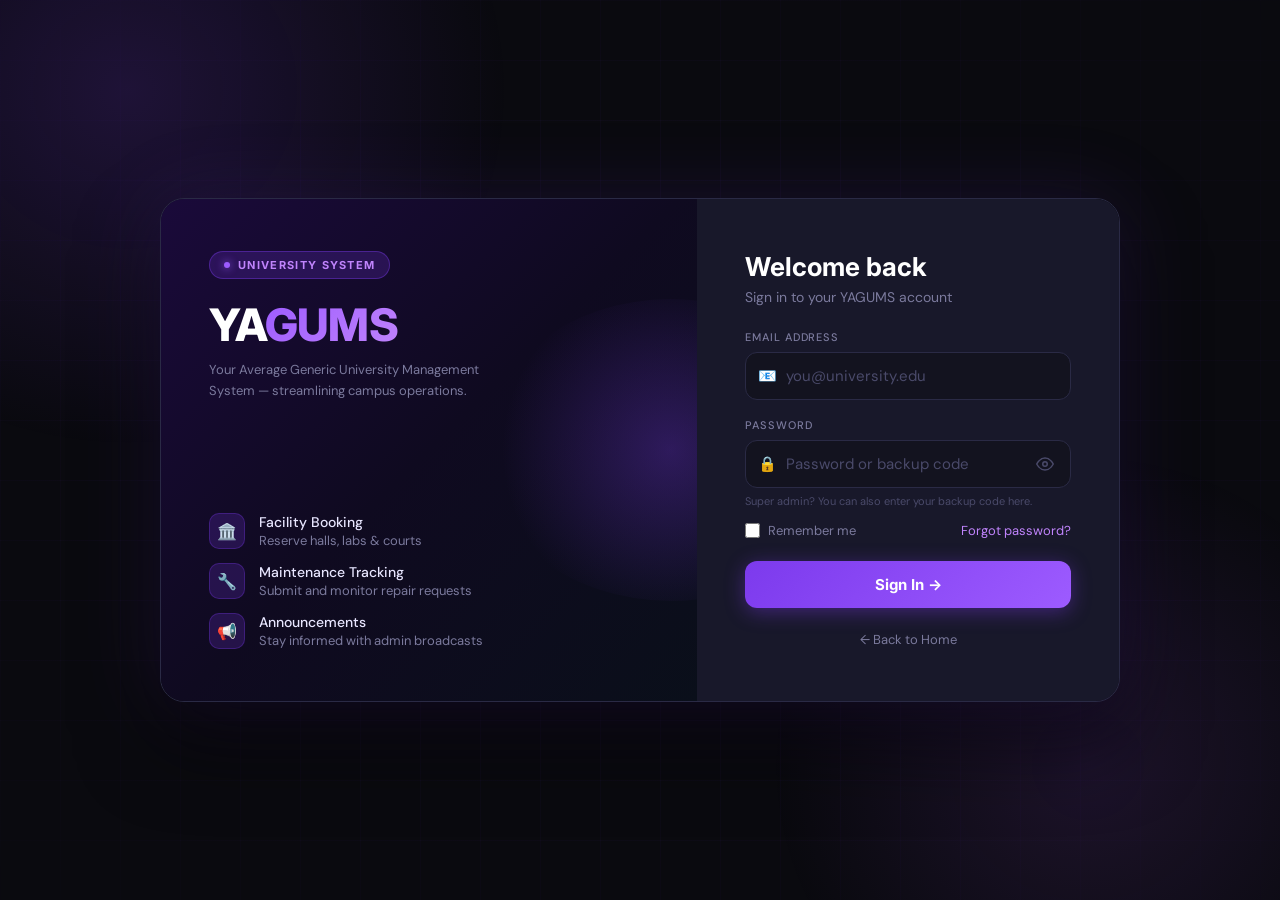
<file: dashboard-maintenance.html>
<!DOCTYPE html>
<html lang="en">
<head>
<meta charset="UTF-8">
<meta name="viewport" content="width=device-width, initial-scale=1.0, maximum-scale=1.0, user-scalable=no">
<meta name="apple-mobile-web-app-capable" content="yes">
<meta name="mobile-web-app-capable" content="yes">
<title>YAGUMS – Maintenance</title>
<link href="https://fonts.googleapis.com/css2?family=Inter:wght@400;500;600;700;800;900&family=DM+Sans:wght@300;400;500&display=swap" rel="stylesheet">
<link rel="stylesheet" href="shared.css">
<style>
/* ── Tab panes ── */
.tab-pane{display:none;}
.tab-pane.active{display:block;}
@media(max-width:768px){.page-tabs{display:none !important;}}

/* ── Search / pagination ── */
.list-controls{display:flex;align-items:center;gap:8px;padding:12px 18px;border-bottom:1px solid var(--border);flex-wrap:wrap;}
.search-wrap{position:relative;flex:1;min-width:0;}
.search-wrap::before{content:'🔍';position:absolute;left:10px;top:50%;transform:translateY(-50%);font-size:12px;pointer-events:none;}
.search-inp{width:100%;background:var(--surface);border:1px solid var(--border);border-radius:10px;padding:8px 12px 8px 32px;font-family:'DM Sans',sans-serif;font-size:13px;color:var(--text);outline:none;transition:border-color .2s;-webkit-appearance:none;}
.search-inp:focus{border-color:var(--amber);}
.search-inp::placeholder{color:var(--dim);}
.filter-sel{background:var(--surface);border:1px solid var(--border);border-radius:10px;padding:8px 10px;font-family:'DM Sans',sans-serif;font-size:12px;color:var(--text);outline:none;-webkit-appearance:none;cursor:pointer;white-space:nowrap;flex-shrink:0;max-width:130px;}
.filter-sel:focus{border-color:var(--amber);}
.pagination{display:flex;align-items:center;justify-content:space-between;padding:12px 18px;border-top:1px solid var(--border);flex-wrap:wrap;gap:8px;}
.page-info{font-size:12px;color:var(--muted);}
.page-info b{color:var(--text);}
.page-btns{display:flex;gap:6px;flex-wrap:wrap;}
.page-btn{font-size:12px;padding:6px 14px;border-radius:8px;border:1px solid var(--border2);background:transparent;color:var(--muted);cursor:pointer;transition:all .2s;font-family:'DM Sans',sans-serif;-webkit-tap-highlight-color:transparent;touch-action:manipulation;}
.page-btn:hover:not(:disabled){border-color:var(--amber);color:var(--text);}
.page-btn:disabled{opacity:.35;cursor:not-allowed;}
.page-btn.active-page{background:rgba(245,158,11,.2);border-color:var(--amber);color:var(--amber);}

/* ── Mobile-card table for All Requests ── */
.req-card{padding:12px 14px;border-bottom:1px solid rgba(37,37,64,.5);}
.req-card:last-child{border-bottom:none;}
.req-card-top{display:flex;align-items:flex-start;justify-content:space-between;gap:8px;margin-bottom:6px;}
.req-card-fac{font-size:13px;font-weight:600;color:var(--text);}
.req-card-loc{font-size:11px;color:var(--muted);}
.req-card-desc{font-size:12px;color:var(--muted);margin-bottom:6px;line-height:1.45;}
.req-card-meta{display:flex;align-items:center;gap:6px;flex-wrap:wrap;}
.req-card-reporter{font-size:11px;color:var(--dim);}
.req-card-date{font-size:10px;color:var(--dim);margin-left:auto;}

@media(max-width:768px){
  /* Filters: search full row, then selects side by side */
  .list-controls{padding:10px 12px;gap:6px;flex-wrap:wrap;}
  .list-controls .search-wrap{width:100%;flex:0 0 100%;}
  .list-controls .filter-sel{flex:1;min-width:0;max-width:none;font-size:11px;padding:7px 8px;}
  /* Pagination compact */
  .pagination{padding:10px 12px;flex-direction:column;align-items:center;gap:8px;}
  .page-btns{justify-content:center;}
  /* Hide wide table on mobile for All Requests, show cards instead */
  .req-table-wrap{display:none;}
  .req-cards-wrap{display:block;}
  /* Preview pagination compact */
}
@media(min-width:769px){
  .req-cards-wrap{display:none;}
}

/* ── Custom dropdown (replaces native select — no OS picker on mobile) ── */
.cdd-wrap{position:relative;flex-shrink:0;}
.cdd-btn{display:flex;align-items:center;gap:6px;background:var(--surface);border:1px solid var(--border);border-radius:10px;padding:8px 12px;font-family:'DM Sans',sans-serif;font-size:12px;color:var(--text);cursor:pointer;white-space:nowrap;transition:border-color .2s;-webkit-tap-highlight-color:transparent;touch-action:manipulation;user-select:none;}
.cdd-btn:focus,.cdd-btn.open{border-color:var(--amber);outline:none;}
.cdd-arrow{font-size:10px;color:var(--muted);transition:transform .2s;pointer-events:none;}
.cdd-btn.open .cdd-arrow{transform:rotate(180deg);}
.cdd-panel{display:none;position:absolute;top:calc(100% + 4px);left:0;z-index:120;min-width:140px;background:var(--card);border:1px solid var(--border2);border-radius:12px;padding:4px;box-shadow:0 8px 32px rgba(0,0,0,.55);overflow:hidden;}
.cdd-panel.open{display:block;animation:cddIn .15s ease;}
/* Right-align panel when it would overflow the right edge */
.cdd-panel.align-right{left:auto;right:0;}
@keyframes cddIn{from{opacity:0;transform:translateY(-6px)}to{opacity:1;transform:translateY(0)}}
.cdd-opt{padding:9px 12px;font-size:13px;color:var(--muted);border-radius:8px;cursor:pointer;transition:background .12s,color .12s;-webkit-tap-highlight-color:transparent;touch-action:manipulation;white-space:nowrap;}
.cdd-opt:hover{background:rgba(245,158,11,.12);color:var(--text);}
.cdd-opt.selected{color:var(--amber);font-weight:600;}
@media(max-width:768px){
  .cdd-btn{font-size:11px;padding:7px 10px;}
  .cdd-panel{min-width:130px;}
  .cdd-opt{padding:10px 12px;font-size:12px;}
}
.preview-page-btn{display:none;} /* pagination removed from overview */
.sb-user-wrap{display:flex;align-items:center;gap:12px;padding:14px 18px;margin:8px 10px;background:rgba(245,158,11,.08);border:1px solid rgba(245,158,11,.2);border-radius:14px;cursor:pointer;transition:all .2s;text-decoration:none;}
.sb-user-wrap:hover{background:rgba(245,158,11,.15);border-color:rgba(245,158,11,.4);}
.sb-avatar-img{width:40px;height:40px;border-radius:12px;flex-shrink:0;background:linear-gradient(135deg,#b45309,#f59e0b);display:flex;align-items:center;justify-content:center;font-size:18px;overflow:hidden;border:2px solid rgba(245,158,11,.4);}
.sb-avatar-img img{width:100%;height:100%;object-fit:cover;border-radius:10px;}
.sb-info{flex:1;min-width:0;}
.sb-name{font-size:13px;font-weight:600;color:var(--text);white-space:nowrap;overflow:hidden;text-overflow:ellipsis;}
.sb-role-lbl{font-size:10px;color:var(--muted);margin-top:1px;}
.sb-edit-hint{font-size:9px;color:var(--dim);margin-top:2px;}
.nav-section{font-size:9px;font-weight:700;letter-spacing:.16em;text-transform:uppercase;color:var(--dim);padding:0 14px;margin:14px 0 4px;}
.nav-divider{height:1px;background:rgba(37,37,64,.7);margin:10px 14px;}

/* ── Task cards ── */
.task-card{background:var(--surface);border:1px solid var(--border);border-radius:14px;padding:16px 18px;margin-bottom:12px;transition:all .2s;border-left:3px solid var(--border);}
.task-card:hover{border-color:var(--border2);transform:translateX(2px);}
.task-card.high  {border-left-color:var(--red);}
.task-card.medium{border-left-color:var(--amber);}
.task-card.low   {border-left-color:var(--green);}
.task-card.done  {border-left-color:var(--green);opacity:.7;}
.task-top{display:flex;align-items:flex-start;justify-content:space-between;gap:10px;margin-bottom:8px;}
.task-name{font-size:14px;font-weight:600;color:var(--text);}
.task-facility{font-size:12px;color:var(--muted);margin-top:2px;}
.task-notes{font-size:12px;color:var(--muted);margin-top:6px;font-style:italic;}
.task-progress{font-size:12px;color:var(--muted);margin-top:8px;display:flex;align-items:center;gap:8px;}
.progress-bar{flex:1;height:5px;background:var(--border);border-radius:3px;overflow:hidden;}
.progress-fill{height:100%;border-radius:3px;background:linear-gradient(90deg,var(--purple),var(--purp2));transition:width .5s ease;}
.progress-fill.done{background:linear-gradient(90deg,var(--green),#6ee7b7);}
.task-actions{display:flex;gap:8px;margin-top:12px;flex-wrap:wrap;}
.btn-sm{font-size:12px;padding:6px 14px;border-radius:8px;cursor:pointer;border:1px solid;font-family:'DM Sans',sans-serif;transition:all .2s;-webkit-tap-highlight-color:transparent;touch-action:manipulation;}
.btn-sm.primary{background:linear-gradient(135deg,var(--purple),var(--purp2));border-color:transparent;color:#fff;}
.btn-sm.primary:hover{box-shadow:0 4px 14px rgba(124,58,237,.4);}
.btn-sm.success{background:rgba(52,211,153,.15);border-color:rgba(52,211,153,.3);color:var(--green);}
.btn-sm.success:hover{background:rgba(52,211,153,.25);}
.btn-sm.ghost{background:transparent;border-color:var(--border2);color:var(--muted);}
.btn-sm.ghost:hover{border-color:var(--purple);color:var(--text);}

/* ── Facility health ── */
.facility-status{display:flex;align-items:center;gap:10px;padding:12px 18px;border-bottom:1px solid rgba(37,37,64,.5);}
.facility-status:last-child{border-bottom:none;}
.fac-dot{width:8px;height:8px;border-radius:50%;flex-shrink:0;}
.fac-dot.ok   {background:var(--green);}
.fac-dot.issue{background:var(--red);box-shadow:0 0 6px rgba(248,113,113,.5);}
.fac-dot.warn {background:var(--amber);}
.fac-name{font-size:13px;font-weight:500;color:var(--text);flex:1;}
.fac-loc{font-size:11px;color:var(--muted);}

/* ── Progress modal ── */
.modal-backdrop{display:none;position:fixed;inset:0;z-index:200;background:rgba(0,0,0,.65);backdrop-filter:blur(4px);align-items:center;justify-content:center;padding:16px;}
.modal-backdrop.open{display:flex;}
.modal{background:var(--card);border:1px solid var(--border2);border-radius:20px;padding:26px;width:100%;max-width:480px;position:relative;max-height:90vh;overflow-y:auto;animation:modalIn .3s cubic-bezier(.16,1,.3,1);}
@keyframes modalIn{from{opacity:0;transform:scale(.95)}to{opacity:1;transform:scale(1)}}
.modal-close{position:absolute;top:14px;right:16px;background:transparent;border:none;font-size:20px;color:var(--muted);cursor:pointer;}
.modal-title{font-family:'Inter',sans-serif;font-size:17px;font-weight:800;color:#fff;margin-bottom:4px;}
.modal-sub{font-size:13px;color:var(--muted);margin-bottom:18px;}
.mf{display:flex;flex-direction:column;gap:6px;margin-bottom:14px;}
.mf label{font-size:11px;font-weight:600;letter-spacing:.08em;text-transform:uppercase;color:var(--muted);}
.mf textarea,.mf select{width:100%;background:var(--surface);border:1px solid var(--border);border-radius:10px;padding:10px 14px;font-family:'DM Sans',sans-serif;font-size:14px;color:var(--text);outline:none;transition:border-color .2s;-webkit-appearance:none;resize:none;}
.mf textarea:focus,.mf select:focus{border-color:var(--amber);box-shadow:0 0 0 3px rgba(245,158,11,.12);}
.mf select option{background:var(--surface);}
.m-alert{display:none;padding:9px 13px;border-radius:9px;font-size:12px;margin-bottom:12px;}
.m-alert.show{display:block;}
.m-alert.error  {background:rgba(248,113,113,.12);border:1px solid rgba(248,113,113,.3);color:var(--red);}
.m-alert.success{background:rgba(52,211,153,.12); border:1px solid rgba(52,211,153,.3); color:var(--green);}
.modal-actions{display:flex;gap:10px;margin-top:18px;}
.btn-modal-ok{flex:1;background:linear-gradient(135deg,#b45309,#f59e0b);border:none;border-radius:10px;padding:12px;font-family:'Inter',sans-serif;font-size:14px;font-weight:700;color:#fff;cursor:pointer;transition:all .2s;}
.btn-modal-ok:hover:not(:disabled){transform:translateY(-1px);}
.btn-modal-ok:disabled{opacity:.6;cursor:not-allowed;}
.btn-modal-cancel{background:transparent;border:1px solid var(--border2);border-radius:10px;padding:12px 18px;font-family:'DM Sans',sans-serif;font-size:14px;color:var(--muted);cursor:pointer;}

/* ── Announcement items ── */
.ann-item{padding:13px 18px;border-bottom:1px solid rgba(37,37,64,.5);}
.ann-item:last-child{border-bottom:none;}
.ann-item-head{display:flex;align-items:center;justify-content:space-between;gap:8px;margin-bottom:4px;}
.ann-item-title{font-size:13px;font-weight:600;color:var(--text);}
.ann-item-msg{font-size:13px;color:var(--muted);line-height:1.5;margin-bottom:4px;}
.ann-item-meta{font-size:11px;color:var(--dim);}
.ann-pri{font-size:10px;font-weight:700;padding:3px 9px;border-radius:100px;text-transform:uppercase;}
.ann-pri.high  {background:rgba(248,113,113,.15);color:var(--red);}
.ann-pri.medium{background:rgba(245,158,11,.15); color:var(--amber);}
.ann-pri.low   {background:rgba(52,211,153,.15); color:var(--green);}

/* ── FacHealth Online pill (green) ── */
.fh-online-pill{
  display:inline-flex;align-items:center;gap:7px;
  background:#22233c;
  border:1px solid rgba(52,211,153,.15);
  border-radius:100px;
  padding:5px 12px 5px 9px;
  flex-shrink:0;
}
.fh-online-dot{position:relative;width:8px;height:8px;flex-shrink:0;}
.fh-online-dot::before{
  content:'';position:absolute;inset:0;
  border-radius:50%;background:#34d399;
  box-shadow:0 0 5px rgba(52,211,153,.6);
}
.fh-online-dot::after{
  content:'';position:absolute;inset:-3px;
  border-radius:50%;background:rgba(52,211,153,.25);
  animation:fh-pulse 2s ease-in-out infinite;
}
@keyframes fh-pulse{0%,100%{transform:scale(1);opacity:.6}50%{transform:scale(1.7);opacity:0}}
.fh-online-lbl{font-family:'DM Sans',sans-serif;font-size:12px;font-weight:500;color:var(--muted);letter-spacing:.02em;}

/* ── Facility Health table tab ── */
.fh-table-wrap{overflow-x:auto;}
.fh-table{width:100%;border-collapse:separate;border-spacing:0;}
.fh-table th{font-size:11px;font-weight:600;letter-spacing:.08em;text-transform:uppercase;color:var(--dim);padding:10px 18px;text-align:left;border-bottom:1px solid var(--border);white-space:nowrap;}
.fh-table td{padding:11px 18px;font-size:13px;color:var(--muted);vertical-align:middle;}
.fh-table tbody tr:hover td{background:rgba(245,158,11,.04);}
.fh-table tbody tr:last-child td{border-bottom:none;}
.fh-status-dot{width:8px;height:8px;border-radius:50%;display:inline-block;margin-right:7px;vertical-align:middle;flex-shrink:0;}
.fh-status-dot.ok   {background:var(--green);}
.fh-status-dot.issue{background:var(--red);box-shadow:0 0 5px rgba(248,113,113,.5);}
.fh-status-dot.warn {background:var(--amber);}
.fh-status-label{font-size:12px;font-weight:600;}
.fh-status-label.ok   {color:var(--green);}
.fh-status-label.issue{color:var(--red);}
.fh-status-label.warn {color:var(--amber);}

/* ── Overview card refinements ── */
#ov-grid .panel{border-radius:16px;}
.stats-grid .stat-card{border-radius:16px;}
#ov-grid > .panel{flex:1;}

/* ── Misc ── */
.skeleton{background:linear-gradient(90deg,var(--surface) 25%,var(--card) 50%,var(--surface) 75%);background-size:200% 100%;animation:shimmer 1.4s infinite;border-radius:8px;}
@keyframes shimmer{from{background-position:200% 0}to{background-position:-200% 0}}
.spin{width:13px;height:13px;border:2px solid rgba(255,255,255,.3);border-top-color:#fff;border-radius:50%;animation:spin .7s linear infinite;flex-shrink:0;}
@keyframes spin{to{transform:rotate(360deg)}}

/* ── Modal custom dropdowns ── */
.mf-cdd{position:relative;width:100%;}
.mf-cdd-btn{width:100%;display:flex;align-items:center;justify-content:space-between;background:var(--surface) !important;border:1px solid var(--border) !important;border-radius:10px;padding:10px 14px;font-family:'DM Sans',sans-serif;font-size:14px;color:var(--text) !important;cursor:pointer;transition:border-color .2s,box-shadow .2s;-webkit-tap-highlight-color:transparent;user-select:none;gap:8px;-webkit-appearance:none;appearance:none;text-align:left;}
.mf-cdd-btn:focus,.mf-cdd-btn.open{border-color:var(--green);box-shadow:0 0 0 3px rgba(52,211,153,.1);outline:none;}
.mf-cdd-arrow{font-size:10px;color:var(--muted);transition:transform .2s;pointer-events:none;flex-shrink:0;}
.mf-cdd-btn.open .mf-cdd-arrow{transform:rotate(180deg);}
.mf-cdd-label{flex:1;text-align:left;}
.mf-cdd-panel{display:none;position:absolute;top:calc(100% + 4px);left:0;right:0;z-index:220;background:var(--card);border:1px solid var(--border2);border-radius:10px;padding:4px;box-shadow:0 8px 32px rgba(0,0,0,.55);overflow:hidden;}
.mf-cdd-panel.open{display:block;}
.mf-cdd-opt{display:flex;align-items:center;gap:9px;padding:9px 12px;font-size:13px;font-family:'DM Sans',sans-serif;color:var(--muted);border-radius:7px;cursor:pointer;transition:background .12s,color .12s;-webkit-tap-highlight-color:transparent;}
.mf-cdd-opt:hover{background:rgba(255,255,255,.07);color:var(--text);}
.mf-cdd-opt.selected{color:var(--green);font-weight:600;}

/* ── Progress modal status dots ── */
.pm-status-dot{display:inline-block;width:8px;height:8px;border-radius:50%;margin-right:7px;vertical-align:middle;flex-shrink:0;}
.pm-status-dot.pending   {background:var(--amber);}
.pm-status-dot.inprogress{background:#60a5fa;}
.pm-status-dot.completed {background:var(--green);}

/* ── Live badge (green theme for maintenance) ── */
.mnt-live-badge{display:inline-flex;align-items:center;gap:5px;background:rgba(52,211,153,.1);border:1px solid rgba(52,211,153,.25);border-radius:100px;padding:3px 10px;font-size:11px;font-weight:600;color:var(--green);}
.mnt-live-dot{width:6px;height:6px;border-radius:50%;background:var(--green);box-shadow:0 0 6px var(--green);animation:mntpulse 1.5s ease-in-out infinite;}
@keyframes mntpulse{0%,100%{opacity:1}50%{opacity:.3}}

/* ── Facility Health mobile cards ── */
.fh-card{background:var(--surface);border:1px solid var(--border);border-radius:14px;padding:14px 16px;display:flex;flex-direction:column;gap:6px;}
.fh-card-top{display:flex;align-items:center;justify-content:space-between;gap:8px;}
.fh-card-name{font-size:13px;font-weight:600;color:var(--text);}
.fh-card-loc{font-size:11px;color:var(--muted);}
.fh-card-row{display:flex;align-items:center;gap:12px;flex-wrap:wrap;}
.fh-card-stat{display:flex;align-items:center;gap:5px;font-size:12px;color:var(--muted);}
/* Show/hide table vs cards based on screen */
.fh-cards-wrap{display:none;}
@media(max-width:768px){
  .fh-table-wrap{display:none !important;}
  .fh-cards-wrap{display:flex !important;flex-direction:column;gap:10px;padding:12px 14px;}
}

/* ── Tablet portrait (769–1024px): sidebar shown, no floating menu ── */
@media(min-width:769px) and (max-width:1024px){
  .sidebar{display:flex !important;}
  .main{margin-left:var(--sidebar-w) !important;}
  .topbar{position:sticky;top:0;z-index:100;flex-shrink:0;}
  .slide-trigger{display:none !important;}
  .slide-nav{display:none !important;}
  body{height:auto !important;max-height:none !important;overflow-y:auto !important;overflow-x:hidden !important;}
  .main{height:auto !important;max-height:none !important;overflow:visible !important;}
  .tab-pane.active{display:block !important;}
  .content{padding:12px 14px 32px !important;overflow:visible !important;}
  .grid-2{grid-template-columns:1fr !important;}
  .stats-grid{grid-template-columns:repeat(2,1fr) !important;}
  .list-controls{flex-wrap:wrap;gap:6px;}
  .list-controls .search-wrap{width:100%;flex:0 0 100%;}
  /* FacHealth: show table, hide cards on tablet */
  .fh-table-wrap{display:block !important;overflow-x:auto;}
  .fh-cards-wrap{display:none !important;}
  .fh-table th,.fh-table td{padding:8px 12px;font-size:12px;}
  /* Req table: horizontal scroll on tablet */
  .req-table-wrap{overflow-x:auto;}
  table{min-width:500px;}
}

/* ── Mobile (≤768px) ── */
@media(max-width:768px){
  body{height:auto !important;max-height:none !important;overflow:auto !important;overflow-x:hidden !important;}
  .main{height:auto !important;max-height:none !important;overflow:visible !important;}
  .tab-pane.active{display:block !important;}
  .content{padding:12px 12px 80px !important;overflow:visible !important;}
  .grid-2{grid-template-columns:1fr !important;}
  .stats-grid{grid-template-columns:1fr 1fr !important;gap:8px;}
  .stat-card{padding:12px;}
  .stat-value{font-size:22px;}
  /* Task cards on mobile: title + badge on same row */
  .task-top{flex-direction:row;justify-content:space-between;align-items:flex-start;}
  .task-name{font-size:13px;}
  /* Filters full-width */
  .list-controls{padding:10px 12px;gap:6px;flex-wrap:wrap;}
  .list-controls .search-wrap{width:100%;flex:0 0 100%;}
  .list-controls .cdd-wrap{flex:1;min-width:0;}
  .cdd-btn{font-size:11px;padding:7px 10px;width:100%;}
  /* Panel head wrap */
  .panel-head{flex-wrap:wrap;gap:6px;}
  /* Pagination */
  .pagination{flex-direction:row;flex-wrap:wrap;justify-content:center;align-items:center;gap:6px;padding:10px 12px;}
  .page-btns{justify-content:center;flex-wrap:wrap;}
  .page-btn{padding:5px 8px;font-size:11px;}
  /* Req cards mobile */
  .req-table-wrap{display:none;}
  .req-cards-wrap{display:block;}
  /* Filter controls */
  .list-controls{flex-wrap:wrap;gap:6px;padding:10px 12px;}
  .list-controls .search-wrap{width:100%;flex:0 0 100%;}
  .list-controls .filter-sel{flex:1;min-width:0;max-width:none;font-size:11px;padding:7px 8px;}
  .list-controls .cdd-wrap{flex:1;}
  .cdd-btn{font-size:11px;padding:7px 10px;width:100%;justify-content:space-between;}
  /* Panel head wrap */
  .panel-head{flex-wrap:wrap;gap:6px;}
  /* Modal */
  .modal{padding:20px 16px;border-radius:16px;margin:8px;}
}

/* ── Mobile avatar (amber theme) ── */
.mobile-avatar-mnt{
  display:none; width:38px; height:38px; border-radius:10px;
  overflow:hidden; flex-shrink:0;
  background:linear-gradient(135deg,#b45309,#f59e0b);
  border:2px solid rgba(245,158,11,.6);
  box-shadow:0 0 0 1px rgba(245,158,11,.3);
  align-items:center; justify-content:center;
  font-size:16px; text-decoration:none;
  -webkit-tap-highlight-color:transparent;
}
.mobile-avatar-mnt img{width:100%;height:100%;object-fit:cover;}
@media(max-width:768px){.mobile-avatar-mnt{display:flex;}}
</style>
</head>
<body>

<!-- ── Progress Update Modal ── -->
<div class="modal-backdrop" id="progress-modal">
  <div class="modal">
    <button class="modal-close" onclick="closeProgressModal()">✕</button>
    <div class="modal-title">🔧 Update Progress</div>
    <div class="modal-sub" id="pm-sub">Task details</div>
    <div class="m-alert" id="pm-alert"></div>
    <div class="mf">
      <label>Progress Notes</label>
      <textarea id="pm-notes" rows="3" placeholder="Describe what was done or what's happening…"></textarea>
    </div>
    <div class="mf">
      <label>Status</label>
      <input type="hidden" id="pm-status" value="2">
      <div class="mf-cdd" id="mfcdd-pm-status">
        <button type="button" class="mf-cdd-btn" onclick="toggleMfCdd('pm-status')">
          <span class="mf-cdd-label" id="mfcdd-pm-status-label"><span class="pm-status-dot inprogress"></span>In Progress</span>
          <span class="mf-cdd-arrow">▾</span>
        </button>
        <div class="mf-cdd-panel" id="mfcdd-pm-status-panel">
          <div class="mf-cdd-opt" onclick="setPmStatus('1','pending','Pending')">
            <span class="pm-status-dot pending"></span>Pending
          </div>
          <div class="mf-cdd-opt selected" onclick="setPmStatus('2','inprogress','In Progress')">
            <span class="pm-status-dot inprogress"></span>In Progress
          </div>
          <div class="mf-cdd-opt" onclick="setPmStatus('3','completed','Completed')">
            <span class="pm-status-dot completed"></span>Completed
          </div>
        </div>
      </div>
    </div>
    <div class="modal-actions">
      <button class="btn-modal-cancel" onclick="closeProgressModal()">Cancel</button>
      <button class="btn-modal-ok" id="pm-save-btn" onclick="saveProgress()">Save Update</button>
    </div>
  </div>
</div>

<div class="sidebar-overlay" id="sidebarOverlay"></div>

<!-- ── Sidebar ── -->
<aside class="sidebar" id="sidebar">
  <div class="sidebar-logo">
    <div class="logo-text">YA<span>GUMS</span></div>
    <div class="logo-sub">Maintenance Portal</div>
  </div>
  <a class="sb-user-wrap" href="profile.html" title="Edit profile">
    <div class="sb-avatar-img" id="sb-avatar-wrap">🔧</div>
    <div class="sb-info">
      <div class="sb-name" id="sb-name">Loading…</div>
      <div class="sb-role-lbl">Maintenance Staff</div>
      <div class="sb-edit-hint">Tap to edit profile →</div>
    </div>
  </a>
  <nav class="sidebar-nav" style="padding:6px 10px;">
    <div class="nav-section">Overview</div>
    <button class="nav-item" id="snav-overview"  onclick="switchTab('overview')"><span class="nav-icon">🏠</span>Dashboard</button>
    <div class="nav-section">Tasks</div>
    <button class="nav-item" id="snav-tasks"     onclick="switchTab('tasks')"><span class="nav-icon">📋</span>My Tasks <span class="nav-badge" id="nb-tasks">0</span></button>
    <button class="nav-item" id="snav-requests"  onclick="switchTab('requests')"><span class="nav-icon">🔍</span>All Requests</button>
    <button class="nav-item" id="snav-fachealth" onclick="switchTab('fachealth')"><span class="nav-icon">🏥</span>Facility Health</button>
    <div class="nav-divider"></div>
    <div class="nav-section">Communications</div>
    <button class="nav-item" id="snav-announce"  onclick="switchTab('announce')"><span class="nav-icon">📢</span>Announcements</button>
    <a      class="nav-item" href="notifications.html"><span class="nav-icon">🔔</span>Notifications</a>
    <div class="nav-divider"></div>
    <div class="nav-section">Account</div>
    <a class="nav-item" href="profile.html"><span class="nav-icon">👤</span>My Profile</a>
  </nav>
  <div class="sidebar-footer">
    <button class="logout-btn" onclick="logout()"><span class="nav-icon">🚪</span>Sign Out</button>
  </div>
</aside>

<!-- ── Main ── -->
<div class="main">
  <div class="topbar">
    <div class="topbar-left">
      <button class="hamburger" id="hamburger-btn" aria-label="Menu">☰</button>
      <a href="profile.html" class="mobile-avatar-mnt" id="mob-avatar" title="My Profile" style="display:none">🔧</a>
      <div>
        <h2 id="page-title">Maintenance Dashboard</h2>
        <p id="greeting">Loading…</p>
      </div>
    </div>
    <div class="topbar-right">
      <div class="topbar-date" id="topbar-date"></div>
      <button class="notif-btn" id="notif-bell">🔔<span class="notif-count hidden" id="notif-count">0</span></button>
      <button class="mobile-logout-btn" id="mob-logout-btn" onclick="logout()" title="Sign Out" style="display:none">
        <svg width="18" height="18" viewBox="0 0 24 24" fill="none" stroke="currentColor" stroke-width="2.2" stroke-linecap="round" stroke-linejoin="round"><path d="M9 21H5a2 2 0 0 1-2-2V5a2 2 0 0 1 2-2h4"/><polyline points="16 17 21 12 16 7"/><line x1="21" y1="12" x2="9" y2="12"/></svg>
      </button>
    </div>
  </div>

  <!-- Notification panel -->
  <div class="notif-panel" id="notif-panel">
    <div class="notif-panel-head">
      <h4>🔔 Notifications</h4>
      <div style="display:flex;align-items:center;gap:8px;">
        <button class="notif-mark-all" onclick="markAllRead()">Mark all read</button>
        <a href="notifications.html" style="font-size:12px;color:var(--accent);text-decoration:none;border:1px solid rgba(192,132,252,.3);padding:3px 10px;border-radius:7px;">History →</a>
      </div>
    </div>
    <div class="notif-scroll" id="notif-list"><div class="notif-empty">No notifications.</div></div>
  </div>

  <!-- ════ OVERVIEW ════ -->
  <div class="tab-pane active" id="tab-overview">
    <div class="content" style="padding:24px;">
      <div class="stats-grid" style="gap:16px;margin-bottom:16px;">
        <div class="stat-card" style="--glow:var(--amber)"><div class="stat-head"><div class="stat-icon amber">📋</div><span class="stat-trend down">Open</span></div><div class="stat-value" id="ov-open">0</div><div class="stat-label">My Open Tasks</div></div>
        <div class="stat-card"><div class="stat-head"><div class="stat-icon red">🚨</div></div><div class="stat-value" id="ov-high">0</div><div class="stat-label">High Priority</div></div>
        <div class="stat-card"><div class="stat-head"><div class="stat-icon green">✅</div></div><div class="stat-value" id="ov-done">0</div><div class="stat-label">Completed</div></div>
        <div class="stat-card"><div class="stat-head"><div class="stat-icon blue">🏛️</div></div><div class="stat-value" id="ov-fac">0</div><div class="stat-label">Facilities Monitored</div></div>
      </div>
      <div class="grid-2" id="ov-grid" style="align-items:stretch;gap:16px;">
        <div class="panel" style="display:flex;flex-direction:column;">
          <div class="panel-head" style="flex-shrink:0;"><div><h3>Active Tasks</h3><p id="tasks-sub">Loading…</p></div><button class="panel-action" onclick="switchTab('tasks')">View All →</button></div>
          <div id="tasks-preview" style="padding:16px 18px 4px;overflow:hidden;"></div>

        </div>
        <div class="panel" style="display:flex;flex-direction:column;">
          <div class="panel-head" style="flex-shrink:0;"><div><h3>Facility Health</h3><p>Live status</p></div><button class="panel-action" onclick="switchTab('fachealth')">View All →</button></div>
          <div id="fac-health" style="flex:1;overflow-y:auto;"></div>
        </div>
      </div>
    </div>
  </div>

  <!-- ════ MY TASKS ════ -->
  <div class="tab-pane" id="tab-tasks">
    <div class="content">
      <div class="panel">
        <div class="panel-head">
          <div><h3>My Assigned Tasks</h3><p id="my-tasks-sub">Loading…</p></div>
          <span class="mnt-live-badge"><span class="mnt-live-dot"></span>Live</span>
        </div>
        <div class="list-controls">
          <div class="search-wrap">
            <input class="search-inp" id="task-search" type="text" placeholder="Search facility or description…" oninput="renderTasks()">
          </div>
          <div class="cdd-wrap">
            <button class="cdd-btn" id="task-status-btn" onclick="toggleCdd('task-status')">
              <span id="task-status-label">All Status</span><span class="cdd-arrow">▾</span>
            </button>
            <div class="cdd-panel" id="task-status-panel">
              <div class="cdd-opt selected" data-val="" onclick="setCdd('task-status','','All Status',renderTasks)">All Status</div>
              <div class="cdd-opt" data-val="Not Completed" onclick="setCdd('task-status','Not Completed','Not Completed',renderTasks)">Not Completed</div>
              <div class="cdd-opt" data-val="done"   onclick="setCdd('task-status','done','Completed',renderTasks)">Completed</div>
            </div>
          </div>
          <div class="cdd-wrap">
            <button class="cdd-btn" id="task-priority-btn" onclick="toggleCdd('task-priority')">
              <span id="task-priority-label">All Priority</span><span class="cdd-arrow">▾</span>
            </button>
            <div class="cdd-panel align-right" id="task-priority-panel">
              <div class="cdd-opt selected" data-val="" onclick="setCdd('task-priority','','All Priority',renderTasks)">All Priority</div>
              <div class="cdd-opt" data-val="High"   onclick="setCdd('task-priority','High','High ▲',renderTasks)">High</div>
              <div class="cdd-opt" data-val="Medium" onclick="setCdd('task-priority','Medium','Medium',renderTasks)">Medium</div>
              <div class="cdd-opt" data-val="Low"    onclick="setCdd('task-priority','Low','Low ▽',renderTasks)">Low</div>
            </div>
          </div>
          <!-- Hidden inputs for JS to read values -->
          <input type="hidden" id="task-status-filter"   value="">
          <input type="hidden" id="task-priority-filter" value="">
        </div>
        <div style="padding:16px 18px;" id="my-tasks-list"></div>
        <div class="pagination" id="tasks-pagination">
          <div class="page-info" id="tasks-page-info">—</div>
          <div class="page-btns" id="tasks-page-btns"></div>
        </div>
      </div>
    </div>
  </div>

  <!-- ════ ALL REQUESTS ════ -->
  <div class="tab-pane" id="tab-requests">
    <div class="content">
      <div class="panel">
        <div class="panel-head"><div><h3>All Maintenance Requests</h3><p id="req-sub">Loading…</p></div><span class="mnt-live-badge"><span class="mnt-live-dot"></span>Live</span></div>
        <div class="list-controls">
          <div class="search-wrap">
            <input class="search-inp" id="req-search" type="text" placeholder="Search facility, reporter or description…" oninput="renderRequests()">
          </div>
          <div class="cdd-wrap">
            <button class="cdd-btn" id="req-status-btn" onclick="toggleCdd('req-status')">
              <span id="req-status-label">All Status</span><span class="cdd-arrow">▾</span>
            </button>
            <div class="cdd-panel" id="req-status-panel">
              <div class="cdd-opt selected" data-val=""            onclick="setCdd('req-status','','All Status',renderRequests)">All Status</div>
              <div class="cdd-opt" data-val="Pending"              onclick="setCdd('req-status','Pending','Pending',renderRequests)">Pending</div>
              <div class="cdd-opt" data-val="In Progress"          onclick="setCdd('req-status','In Progress','In Progress',renderRequests)">In Progress</div>
              <div class="cdd-opt" data-val="Completed"            onclick="setCdd('req-status','Completed','Completed',renderRequests)">Completed</div>
            </div>
          </div>
          <div class="cdd-wrap">
            <button class="cdd-btn" id="req-priority-btn" onclick="toggleCdd('req-priority')">
              <span id="req-priority-label">All Priority</span><span class="cdd-arrow">▾</span>
            </button>
            <div class="cdd-panel align-right" id="req-priority-panel">
              <div class="cdd-opt selected" data-val="" onclick="setCdd('req-priority','','All Priority',renderRequests)">All Priority</div>
              <div class="cdd-opt" data-val="High"   onclick="setCdd('req-priority','High','High ▲',renderRequests)">High</div>
              <div class="cdd-opt" data-val="Medium" onclick="setCdd('req-priority','Medium','Medium',renderRequests)">Medium</div>
              <div class="cdd-opt" data-val="Low"    onclick="setCdd('req-priority','Low','Low ▽',renderRequests)">Low</div>
            </div>
          </div>
          <!-- Hidden inputs for JS to read values -->
          <input type="hidden" id="req-status-filter"   value="">
          <input type="hidden" id="req-priority-filter" value="">
        </div>
        <div class="table-wrap req-table-wrap">
          <table>
            <thead><tr><th>#</th><th>Facility</th><th>Description</th><th>Reported By</th><th>Priority</th><th>Status</th><th>Date</th></tr></thead>
            <tbody id="req-tbody"><tr><td colspan="7" style="text-align:center;padding:16px;color:var(--dim)">Loading…</td></tr></tbody>
          </table>
        </div>
        <!-- Mobile card view (hidden on desktop) -->
        <div class="req-cards-wrap" id="req-cards"></div>
        <div class="pagination" id="req-pagination">
          <div class="page-info" id="req-page-info">—</div>
          <div class="page-btns" id="req-page-btns"></div>
        </div>
      </div>
    </div>
  </div>

  <!-- ════ FACILITY HEALTH ════ -->
  <div class="tab-pane" id="tab-fachealth">
    <div class="content">
      <div class="panel">
        <div class="panel-head">
          <div><h3>Facility Health</h3><p id="fh-sub">All facilities</p></div>
          <div class="fh-online-pill"><span class="fh-online-dot"></span><span class="fh-online-lbl">Online</span></div>
        </div>
        <div class="list-controls">
          <div class="search-wrap">
            <input class="search-inp" id="fh-search" type="text" placeholder="Search facility or location…" oninput="renderFacHealth()">
          </div>
          <div class="cdd-wrap">
            <button class="cdd-btn" id="fh-status-btn" onclick="toggleCdd('fh-status')">
              <span id="fh-status-label">All Status</span><span class="cdd-arrow">▾</span>
            </button>
            <div class="cdd-panel" id="fh-status-panel">
              <div class="cdd-opt selected" data-val=""      onclick="setCdd('fh-status','','All Status',renderFacHealth)">All Status</div>
              <div class="cdd-opt" data-val="issue"          onclick="setCdd('fh-status','issue','Has Issues',renderFacHealth)">Has Issues</div>
              <div class="cdd-opt" data-val="warn"           onclick="setCdd('fh-status','warn','In Progress',renderFacHealth)">In Progress</div>
              <div class="cdd-opt" data-val="ok"             onclick="setCdd('fh-status','ok','No Issues',renderFacHealth)">No Issues</div>
            </div>
          </div>
          <input type="hidden" id="fh-status-filter" value="">
        </div>
        <div class="fh-cards-wrap"></div>
        <div class="fh-table-wrap">
          <table class="fh-table">
            <thead>
              <tr>
                <th>Facility</th>
                <th>Location</th>
                <th>Status</th>
                <th>Pending</th>
                <th>In Progress</th>
              </tr>
            </thead>
            <tbody id="fh-tbody"></tbody>
          </table>
        </div>
        <div class="pagination" id="fh-pagination">
          <div class="page-info" id="fh-page-info">—</div>
          <div class="page-btns" id="fh-page-btns"></div>
        </div>
      </div>
    </div>
  </div>

  <!-- ════ ANNOUNCEMENTS ════ -->
  <div class="tab-pane" id="tab-announce">
    <div class="content">
      <div class="panel">
        <div class="panel-head">
          <div><h3>📢 Announcements</h3><p id="ann-sub">Loading…</p></div>
          <a href="announcements.html" class="panel-action" style="text-decoration:none;">View All →</a>
        </div>
        <div id="ann-list"><div style="padding:28px;text-align:center;font-size:13px;color:var(--dim);">Loading…</div></div>
      </div>
    </div>
  </div>

</div><!-- /main -->

<!-- ── MOBILE-ONLY UI ── -->
<div class="slide-nav-backdrop" id="slide-backdrop" style="display:none" onclick="closeSlideNav()"></div>

<div class="slide-nav" id="slide-nav" style="display:none">
  <div class="slide-nav-handle" onclick="toggleSlideNav()" style="cursor:pointer;"></div>
  <div class="slide-nav-title" onclick="toggleSlideNav()" style="cursor:pointer;user-select:none;">Navigation</div>
  <div class="slide-nav-grid">
    <button class="slide-nav-item" id="snav-m-overview"  onclick="mobileNav('overview')">  <span class="slide-nav-icon">🏠</span>Home</button>
    <button class="slide-nav-item" id="snav-m-tasks"     onclick="mobileNav('tasks')">     <span class="slide-nav-icon">📋</span>My Tasks</button>
    <button class="slide-nav-item" id="snav-m-requests"  onclick="mobileNav('requests')">  <span class="slide-nav-icon">🔍</span>All Requests</button>
    <button class="slide-nav-item" id="snav-m-fachealth" onclick="mobileNav('fachealth')"><span class="slide-nav-icon">🏥</span>Fac Health</button>
    <button class="slide-nav-item" id="snav-m-announce"  onclick="mobileNav('announce')">  <span class="slide-nav-icon">📢</span>Announcements</button>
    <button class="slide-nav-item"                        onclick="closeSlideNav();window.location.href='profile.html'"><span class="slide-nav-icon">👤</span>My Profile</button>
    <button class="slide-nav-item"                        onclick="closeSlideNav();window.location.href='notifications.html'"><span class="slide-nav-icon">🔔</span>Notifications</button>
    <button class="slide-nav-item"                        onclick="logout()"><span class="slide-nav-icon">🚪</span>Sign Out</button>
  </div>
</div>

<button class="slide-trigger" id="slide-trigger" style="display:none" onclick="toggleSlideNav()" aria-label="Menu">
  <svg id="slide-trigger-icon" width="14" height="14" viewBox="0 0 24 24" fill="none" stroke="currentColor" stroke-width="2.5" stroke-linecap="round" stroke-linejoin="round" style="transition:transform .35s cubic-bezier(.16,1,.3,1)"><polyline points="18 15 12 9 6 15"/></svg>
  <span id="slide-trigger-label">Menu</span>
</button>

<div class="toast-container" id="toast-container"></div>
<script src="mobile.js"></script>
<script>
// ════════════════════════════════════════════════
//  Auth
// ════════════════════════════════════════════════
const _token = localStorage.getItem('yagums_token');
let _user    = JSON.parse(localStorage.getItem('yagums_user') || 'null');
if (!_token || !_user) { window.location.href = window.location.pathname.substring(0, window.location.pathname.lastIndexOf('/') + 1) + 'login.html'; }
if (!['Maintenance Staff','Admin','Facility Manager'].includes(_user.role)) { window.location.href = window.location.pathname.substring(0, window.location.pathname.lastIndexOf('/') + 1) + 'login.html'; }

const fn = _user.first_name || (_user.name||'Staff').split(' ')[0];
const hr = new Date().getHours();
document.getElementById('sb-name').textContent    = _user.name || (_user.first_name+' '+(_user.last_name||''));
document.getElementById('greeting').textContent   = (hr<12?'Good morning':hr<17?'Good afternoon':'Good evening')+', '+fn+'!';
document.getElementById('topbar-date').textContent= new Date().toLocaleDateString('en-MY',{weekday:'short',day:'numeric',month:'short',year:'numeric'});

// ── Profile picture ──────────────────────────────
(function initAvatar() {
  const pic = _user.profile_picture;
  const sbWrap = document.getElementById('sb-avatar-wrap');
  if (sbWrap && pic) sbWrap.innerHTML = `<img src="${pic}" style="width:100%;height:100%;object-fit:cover;border-radius:10px;" onerror="this.parentElement.textContent='🔧'">`;
  const mob = document.getElementById('mob-avatar');
  if (mob && pic) mob.innerHTML = `<img src="${pic}" style="width:100%;height:100%;object-fit:cover;" onerror="this.parentElement.textContent='🔧'">`;
})();
window.addEventListener('focus', () => {
  const fresh = JSON.parse(localStorage.getItem('yagums_user') || 'null');
  if (!fresh) return; _user = fresh;
  const name = fresh.name || (fresh.first_name+' '+(fresh.last_name||''));
  const el = document.getElementById('sb-name'); if (el) el.textContent = name;
  const pic = fresh.profile_picture;
  const sbWrap = document.getElementById('sb-avatar-wrap');
  if (sbWrap) sbWrap.innerHTML = pic ? `<img src="${pic}?v=${Date.now()}" style="width:100%;height:100%;object-fit:cover;border-radius:10px;" onerror="this.parentElement.textContent='🔧'">` : '🔧';
  const mob = document.getElementById('mob-avatar');
  if (mob) mob.innerHTML = pic ? `<img src="${pic}?v=${Date.now()}" style="width:100%;height:100%;object-fit:cover;" onerror="this.parentElement.textContent='🔧'">` : '🔧';
});

// ════════════════════════════════════════════════
//  API
// ════════════════════════════════════════════════
async function api(url, method='GET', body) {
  try {
    const opts = { headers:{'Authorization':'Bearer '+_token,'Content-Type':'application/json'} };
    if (method==='POST') { opts.method='POST'; opts.body=JSON.stringify(body); }
    const res  = await fetch(url, opts);
    // Session expired or unauthorised — redirect to login dynamically
    if (res.status === 401 || res.status === 403) {
      window.location.href = window.location.pathname.substring(0, window.location.pathname.lastIndexOf('/') + 1) + 'login.html';
      return {success:false};
    }
    const data = await res.json();
    if (data.success === false && data.redirect) {
      window.location.href = window.location.pathname.substring(0, window.location.pathname.lastIndexOf('/') + 1) + 'login.html';
      return {success:false};
    }
    return data;
  } catch(e) { console.error('API error:', url, e); return {success:false, message:'Network error'}; }
}

// ════════════════════════════════════════════════
//  Slide-up nav (amber trigger)
// ════════════════════════════════════════════════
let _slideOpen = false;
function openSlideNav() {
  _slideOpen = true;
  const sn=document.getElementById('slide-nav'), sb=document.getElementById('slide-backdrop');
  const si=document.getElementById('slide-trigger-icon'), sl=document.getElementById('slide-trigger-label');
  const st=document.getElementById('slide-trigger');
  if(sn){sn.style.display='block';requestAnimationFrame(()=>sn.classList.add('open'));}
  if(sb) sb.style.display='block';
  if(si) si.style.transform='rotate(180deg)';
  if(sl) sl.textContent='Close';
  if(st){st.classList.add('open');st.style.opacity='0';st.style.pointerEvents='none';}
}
function closeSlideNav() {
  _slideOpen = false;
  const sn=document.getElementById('slide-nav'), sb=document.getElementById('slide-backdrop');
  const si=document.getElementById('slide-trigger-icon'), sl=document.getElementById('slide-trigger-label');
  const st=document.getElementById('slide-trigger');
  if(sn){sn.classList.remove('open');setTimeout(()=>{if(!_slideOpen)sn.style.display='none';},360);}
  if(sb) sb.style.display='none';
  if(si) si.style.transform='rotate(0deg)';
  if(sl) sl.textContent='Menu';
  if(st){st.classList.remove('open');st.style.opacity='';st.style.pointerEvents='';}
}
function toggleSlideNav(){_slideOpen?closeSlideNav():openSlideNav();}
function mobileNav(tab){closeSlideNav();switchTab(tab);}
function updateSlideNavActive(tab){
  document.querySelectorAll('.slide-nav-item[id^="snav-m-"]').forEach(b=>b.classList.remove('active'));
  const el=document.getElementById('snav-m-'+tab);if(el)el.classList.add('active');
}
let _touchStartY=0,_touchStartTime=0;
document.addEventListener('touchstart',e=>{_touchStartY=e.touches[0].clientY;_touchStartTime=Date.now();},{passive:true});
document.addEventListener('touchend',e=>{
  if(!_slideOpen)return;
  const dy=e.changedTouches[0].clientY-_touchStartY,elapsed=Date.now()-_touchStartTime;
  if(dy>60||(elapsed<350&&dy>30))closeSlideNav();
},{passive:true});

// ════════════════════════════════════════════════
//  Custom dropdowns — no native OS picker on mobile
// ════════════════════════════════════════════════
function toggleCdd(id) {
  const panel = document.getElementById(id+'-panel');
  const btn   = document.getElementById(id+'-btn');
  const isOpen = panel.classList.contains('open');
  // Close all other open dropdowns first
  document.querySelectorAll('.cdd-panel.open').forEach(p => {
    p.classList.remove('open');
    const b = document.getElementById(p.id.replace('-panel','-btn'));
    if (b) b.classList.remove('open');
  });
  if (!isOpen) {
    panel.classList.add('open');
    btn.classList.add('open');
    // Auto-flip: if panel overflows right edge, right-align it
    requestAnimationFrame(() => {
      const rect = panel.getBoundingClientRect();
      if (rect.right > window.innerWidth - 8) {
        panel.style.left = 'auto';
        panel.style.right = '0';
      } else {
        panel.style.left = '';
        panel.style.right = '';
      }
    });
  }
}
function setCdd(id, val, label, callback) {
  // Set hidden input value
  const hidden = document.getElementById(id+'-filter');
  if (hidden) hidden.value = val;
  // Update button label
  const labelEl = document.getElementById(id+'-label');
  if (labelEl) labelEl.textContent = label;
  // Update selected state
  const panel = document.getElementById(id+'-panel');
  if (panel) panel.querySelectorAll('.cdd-opt').forEach(o => {
    o.classList.toggle('selected', o.dataset.val === val);
  });
  // Close dropdown
  const btn = document.getElementById(id+'-btn');
  if (panel) panel.classList.remove('open');
  if (btn)   btn.classList.remove('open');
  // Run the filter callback
  if (callback) callback();
}
// Close dropdowns when clicking outside
document.addEventListener('click', e => {
  if (!e.target.closest('.cdd-wrap')) {
    document.querySelectorAll('.cdd-panel.open').forEach(p => {
      p.classList.remove('open');
      const b = document.getElementById(p.id.replace('-panel','-btn'));
      if (b) b.classList.remove('open');
    });
  }
});

// ════════════════════════════════════════════════
//  Mobile detection
// ════════════════════════════════════════════════
function applyMobileMode() {
  const w = window.innerWidth;
  const isMobile = w <= 768;
  const isTablet = w > 768 && w <= 1024;
  const mobAvatar=document.getElementById('mob-avatar');
  const mobLogout=document.getElementById('mob-logout-btn');
  const hamburger=document.getElementById('hamburger-btn');
  const trigger  =document.getElementById('slide-trigger');
  if(mobAvatar) mobAvatar.style.display = isMobile ? 'flex' : 'none';
  if(mobLogout) mobLogout.style.display = isMobile ? 'flex' : 'none';
  if(hamburger) hamburger.style.display = isMobile ? 'none' : '';
  if(trigger)   trigger.style.display   = isMobile ? 'flex' : 'none'; // hidden on tablet via CSS
  if(!isMobile){
    _slideOpen=false;
    const sn=document.getElementById('slide-nav'),sb=document.getElementById('slide-backdrop');
    if(sn){sn.style.display='none';sn.classList.remove('open');}
    if(sb) sb.style.display='none';
  }
}
applyMobileMode();
window.addEventListener('resize', () => {
  applyMobileMode();
  if (_activeTab === 'fachealth') renderFacHealth();
});

// ════════════════════════════════════════════════
//  Tab switching
// ════════════════════════════════════════════════
let _activeTab = 'overview';
function switchTab(tab) {
  document.querySelectorAll('.tab-pane').forEach(p=>p.classList.remove('active'));
  document.querySelectorAll('.tab-btn').forEach(b=>b.classList.remove('active'));
  document.querySelectorAll('.nav-item').forEach(n=>n.classList.remove('active'));
  document.getElementById('tab-'+tab).classList.add('active');
  const tb=document.getElementById('tab-btn-'+tab);if(tb)tb.classList.add('active');
  const sn=document.getElementById('snav-'+tab);if(sn)sn.classList.add('active');
  const titles={overview:'Maintenance Dashboard',tasks:'My Tasks',requests:'All Requests',announce:'Announcements',fachealth:'Facility Health'};
  document.getElementById('page-title').textContent=titles[tab]||'Dashboard';
  _activeTab=tab;
  updateSlideNavActive(tab);
  if(tab==='announce')   loadAnnouncements();
  if(tab==='fachealth')  renderFacHealth();
  if(window.innerWidth<=768) closeSidebar();
}
document.getElementById('snav-overview').classList.add('active');
updateSlideNavActive('overview');

// ════════════════════════════════════════════════
//  Notifications
// ════════════════════════════════════════════════
const _notifPanel=document.getElementById('notif-panel');
let _notifOpen=false;
document.getElementById('notif-bell').addEventListener('click',e=>{
  e.stopPropagation();_notifOpen=!_notifOpen;
  _notifPanel.classList.toggle('open',_notifOpen);
  if(_notifOpen)loadNotifications();
});
document.addEventListener('click',e=>{
  if(_notifOpen&&!_notifPanel.contains(e.target)&&e.target.id!=='notif-bell'){_notifOpen=false;_notifPanel.classList.remove('open');}
});
async function loadNotifications(){
  const data=await api('api/notifications.php');if(!data.success)return;
  const list=data.notifications||[],unread=data.unread_count||0;
  document.getElementById('notif-count').textContent=unread;
  document.getElementById('notif-count').classList.toggle('hidden',unread===0);
  const el=document.getElementById('notif-list');
  if(!list.length){el.innerHTML='<div class="notif-empty">No notifications.</div>';return;}
  el.innerHTML=list.map(n=>`<div class="notif-row ${n.is_read?'':'unread'}" onclick="markOneRead(${n.notification_id})"><div class="notif-dot ${n.is_read?'read':'unread'}"></div><div><div class="notif-text">${esc(n.message)}</div><div class="notif-time">${n.created_at}</div></div></div>`).join('');
}
async function markAllRead(){await api('api/notifications.php','POST',{action:'read_all'});loadNotifications();}
async function markOneRead(id){await api('api/notifications.php','POST',{action:'read_one',notification_id:id});loadNotifications();}

// ════════════════════════════════════════════════
//  Load all data
// ════════════════════════════════════════════════
let _tasks=[], _requests=[], _facilities=[];

async function loadData() {
  const data = await api('api/maintenance.php');
  if (!data.success) {
    document.getElementById('tasks-preview').innerHTML='<div style="padding:20px;text-align:center;font-size:13px;color:var(--dim);">Could not load data. Make sure XAMPP is running.</div>';
    return;
  }
  _tasks      = data.tasks      || [];
  _requests   = data.requests   || [];
  _facilities = data.facilities || [];
  const s     = data.summary    || {};
  // Stat cards
  document.getElementById('ov-open').textContent = s.open_tasks    || 0;
  document.getElementById('ov-high').textContent = s.high_priority || 0;
  document.getElementById('ov-done').textContent = s.completed     || 0;
  document.getElementById('ov-fac').textContent  = _facilities.length;
  document.getElementById('nb-tasks').textContent= s.open_tasks    || 0;
  document.getElementById('tasks-sub').textContent    = `${s.open_tasks||0} active · ${s.completed||0} completed`;
  document.getElementById('my-tasks-sub').textContent = `${_tasks.length} total · ${s.open_tasks||0} open`;
  document.getElementById('req-sub').textContent      = `${_requests.length} requests`;
  renderTasks();
  renderFacilityHealth();
  renderRequests();
  taskPage    = 1;
  reqPage     = 1;
  previewPage = 1;
}

// ════════════════════════════════════════════════
//  Render tasks
// ════════════════════════════════════════════════
const PRI_CLASS  = { High:'high', Medium:'medium', Low:'low' };
const STATUS_PCT = { 'Pending':5, 'In Progress':50, 'Completed':100 };

function taskCardHTML(t, preview=false) {
  const priCls = PRI_CLASS[t.priority] || 'medium';
  const isDone = t.completed;
  const pct    = isDone ? 100 : (STATUS_PCT[t.status_name] || 10);
  const barCls = isDone ? 'done' : '';
  return `
    <div class="task-card ${isDone?'done':priCls}" id="tcard-${t.task_id}">
      <div class="task-top">
        <div>
          <div class="task-name">${esc(t.description)}</div>
          <div class="task-facility">📍 ${esc(t.facility_name)} · ${esc(t.location||'—')} · Reported by ${esc(t.reported_by_name)}</div>
        </div>
        <span class="badge ${priCls}">${esc(t.priority)}</span>
      </div>
      ${t.progress ? `<div class="task-notes">📝 ${esc(t.progress)}</div>` : ''}
      <div class="task-progress">
        <span>${esc(t.status_name)}</span>
        <div class="progress-bar"><div class="progress-fill ${barCls}" style="width:${pct}%"></div></div>
        <span>${pct}%</span>
      </div>
      ${!isDone && !preview ? `
      <div class="task-actions">
        <button class="btn-sm primary" onclick="openProgressModal(${t.task_id})">🔧 Update Progress</button>
        <button class="btn-sm success"  onclick="completeTask(${t.task_id})">✅ Mark Done</button>
      </div>` : ''}
      ${isDone ? `<div style="font-size:11px;color:var(--green);margin-top:8px;">✅ Completed — ${esc(t.updated_at)}</div>` : ''}
    </div>`;
}

// ════════════════════════════════════════════════
//  Pagination helper
// ════════════════════════════════════════════════
function buildPagination(prefix, currentPage, totalPages, callbackName) {
  const pagEl  = document.getElementById(prefix+'-pagination');
  const btnsEl = document.getElementById(prefix+'-page-btns');
  if (!pagEl) return;
  pagEl.style.display = 'flex'; // always visible
  if (totalPages <= 1) {
    // Still show "Page 1 of 1" info — just no navigation buttons
    btnsEl.innerHTML='';
    return;
  }
  const btn=(p,lbl,active,dis)=>
    `<button class="page-btn${active?' active-page':''}" ${dis?'disabled':''} onclick="${callbackName}(${p})">${lbl}</button>`;
  const ell=`<span style="font-size:12px;color:var(--dim);padding:0 4px;">…</span>`;
  let h=btn(currentPage-1,'← Prev',false,currentPage<=1);
  h+=btn(1,'1',currentPage===1,false);
  const ws=Math.max(2,currentPage-2),we=Math.min(totalPages-1,currentPage+2);
  if(ws>2)h+=ell;
  for(let i=ws;i<=we;i++) h+=btn(i,i,currentPage===i,false);
  if(we<totalPages-1)h+=ell;
  if(totalPages>1)h+=btn(totalPages,totalPages,currentPage===totalPages,false);
  h+=btn(currentPage+1,'Next →',false,currentPage>=totalPages);
  btnsEl.innerHTML=h;
}

// ════════════════════════════════════════════════
//  My Tasks — search · status · priority · 5 per page
// ════════════════════════════════════════════════
const TASKS_PER_PAGE   = 3;
const PREVIEW_PER_PAGE = 4; // overview panel shows 4 at a time
let taskPage    = 1;
let previewPage = 1;

function renderPreview() {
  // Always show the 4 most recent open tasks — no pagination
  const open  = _tasks.filter(t => !t.completed);
  const slice = open.slice(0, PREVIEW_PER_PAGE);
  const preview = document.getElementById('tasks-preview');
  if (preview) {
    preview.innerHTML = slice.length
      ? slice.map(t => taskCardHTML(t, true)).join('')
      : '<div style="padding:20px;text-align:center;font-size:13px;color:var(--dim);">No open tasks — well done! ✓</div>';
  }
}

function getFilteredTasks() {
  const q        = (document.getElementById('task-search')?.value || '').toLowerCase();
  const status   = document.getElementById('task-status-filter')?.value || '';
  const priority = document.getElementById('task-priority-filter')?.value || '';
  return _tasks.filter(t => {
    if (q && !(t.description||'').toLowerCase().includes(q) && !(t.facility_name||'').toLowerCase().includes(q)) return false;
    if (status === 'Not Completed' && t.completed) return false;
    if (status === 'done' && !t.completed) return false;
    if (priority && t.priority !== priority) return false;
    return true;
  });
}

function renderTasks() {
  // Overview preview — separate paginator, unaffected by My Tasks filters
  renderPreview();

  // Filtered + paginated My Tasks list
  const filtered = getFilteredTasks();
  const total    = filtered.length;
  const pages    = Math.ceil(total / TASKS_PER_PAGE) || 1;
  taskPage       = Math.min(taskPage, pages);
  const slice    = filtered.slice((taskPage-1)*TASKS_PER_PAGE, taskPage*TASKS_PER_PAGE);

  document.getElementById('my-tasks-sub').textContent =
    total + ' task' + (total!==1?'s':'') + (total!==_tasks.length?' (filtered)':'') +
    ' · ' + _tasks.filter(t=>!t.completed).length + ' open';

  const listEl = document.getElementById('my-tasks-list');
  listEl.innerHTML = slice.length
    ? slice.map(t=>taskCardHTML(t,false)).join('')
    : '<div style="padding:20px;text-align:center;font-size:13px;color:var(--dim);">No tasks match this filter.</div>';

  const from = (taskPage-1)*TASKS_PER_PAGE + 1, to = Math.min(taskPage*TASKS_PER_PAGE, total)||0;
  const infoEl = document.getElementById('tasks-page-info');
  if (infoEl) infoEl.innerHTML = total ? `Showing <b>${from}–${to}</b> of <b>${total}</b>` : 'No tasks';
  buildPagination('tasks', taskPage, pages, 'gotoTaskPage');
}
function gotoTaskPage(p) { taskPage=p; renderTasks(); document.getElementById('tab-tasks').scrollIntoView({behavior:'smooth',block:'start'}); }

// ════════════════════════════════════════════════
//  All Requests — search · status · priority · 10 per page
// ════════════════════════════════════════════════
const REQS_PER_PAGE = 10;
let reqPage = 1;

function getFilteredRequests() {
  const q        = (document.getElementById('req-search')?.value || '').toLowerCase();
  const status   = document.getElementById('req-status-filter')?.value || '';
  const priority = document.getElementById('req-priority-filter')?.value || '';
  return _requests.filter(r => {
    const fac  = (r.facility_name||'').toLowerCase();
    const rep  = (r.reported_by_name||'').toLowerCase();
    const desc = (r.description||'').toLowerCase();
    if (q && !fac.includes(q) && !rep.includes(q) && !desc.includes(q)) return false;
    if (status   && r.status_name !== status)   return false;
    if (priority && r.priority    !== priority) return false;
    return true;
  });
}

function renderRequests() {
  const filtered = getFilteredRequests();
  const total    = filtered.length;
  const pages    = Math.ceil(total / REQS_PER_PAGE) || 1;
  reqPage        = Math.min(reqPage, pages);
  const slice    = filtered.slice((reqPage-1)*REQS_PER_PAGE, reqPage*REQS_PER_PAGE);

  document.getElementById('req-sub').textContent =
    total + ' request' + (total!==1?'s':'') + (total!==_requests.length?' (filtered)':'');

  const tbody = document.getElementById('req-tbody');
  tbody.innerHTML = slice.length ? slice.map(r => {
    const priCls=(r.priority||'').toLowerCase();
    const stCls =r.status_name==='Completed'?'approved':r.status_name==='In Progress'?'progress':'pending';
    return `<tr>
      <td>#${r.request_id}</td>
      <td><strong>${esc(r.facility_name)}</strong><br><span style="font-size:11px;color:var(--muted)">${esc(r.location||'')}</span></td>
      <td style="max-width:180px;overflow:hidden;text-overflow:ellipsis;white-space:nowrap" title="${esc(r.description||'')}">${esc((r.description||'').substring(0,60))}${(r.description||'').length>60?'…':''}</td>
      <td>${esc(r.reported_by_name||'—')}</td>
      <td><span class="badge ${priCls}">${esc(r.priority)}</span></td>
      <td><span class="badge ${stCls}">${esc(r.status_name)}</span></td>
      <td>${r.created_at}</td>
    </tr>`;
  }).join('') : '<tr><td colspan="7" style="text-align:center;padding:20px;color:var(--dim)">No requests match this filter.</td></tr>';

  // Mobile cards
  const cardsEl = document.getElementById('req-cards');
  if (cardsEl) {
    cardsEl.innerHTML = slice.length ? slice.map(r => {
      const priCls=(r.priority||'').toLowerCase();
      const stCls =r.status_name==='Completed'?'approved':r.status_name==='In Progress'?'progress':'pending';
      return `<div class="req-card">
        <div class="req-card-top">
          <div>
            <div class="req-card-fac">#${r.request_id} · ${esc(r.facility_name)}</div>
            <div class="req-card-loc">📍 ${esc(r.location||'—')}</div>
          </div>
          <div style="display:flex;flex-direction:column;align-items:flex-end;gap:4px;flex-shrink:0;">
            <span class="badge ${priCls}">${esc(r.priority)}</span>
            <span class="badge ${stCls}">${esc(r.status_name)}</span>
          </div>
        </div>
        <div class="req-card-desc">${esc(r.description||'—')}</div>
        <div class="req-card-meta">
          <span class="req-card-reporter">👤 ${esc(r.reported_by_name||'—')}</span>
          <span class="req-card-date">📅 ${r.created_at}</span>
        </div>
      </div>`;
    }).join('') : '<div style="padding:20px;text-align:center;font-size:13px;color:var(--dim);">No requests match this filter.</div>';
  }

  const from = (reqPage-1)*REQS_PER_PAGE + 1, to = Math.min(reqPage*REQS_PER_PAGE, total);
  const infoEl = document.getElementById('req-page-info');
  if (infoEl) infoEl.innerHTML = total ? `Showing <b>${from}–${to}</b> of <b>${total}</b>` : '0 results';
  buildPagination('req', reqPage, pages, 'gotoReqPage');
}
function gotoReqPage(p) { reqPage=p; renderRequests(); document.getElementById('tab-requests').scrollIntoView({behavior:'smooth',block:'start'}); }

// ════════════════════════════════════════════════
//  Facility Health full table tab
// ════════════════════════════════════════════════
const FH_PER_PAGE        = 12; // desktop/tablet
const FH_MOBILE_PER_PAGE = 5;  // mobile cards
let fhPage = 1;

function renderFacHealth() {
  const q      = (document.getElementById('fh-search')?.value || '').toLowerCase();
  const status = document.getElementById('fh-status-filter')?.value || '';
  const isMobile = window.innerWidth <= 768;
  const perPage  = isMobile ? FH_MOBILE_PER_PAGE : FH_PER_PAGE;

  // Filter + sort
  const order = {issue:0, warn:1, ok:2};
  let filtered = [..._facilities].sort((a,b)=>(order[a.health]??3)-(order[b.health]??3));
  if (q)      filtered = filtered.filter(f =>
    (f.facility_name||'').toLowerCase().includes(q) ||
    (f.location||'').toLowerCase().includes(q));
  if (status) filtered = filtered.filter(f => f.health === status);

  const total = filtered.length;
  const pages = Math.ceil(total / perPage) || 1;
  fhPage = Math.max(1, Math.min(fhPage, pages));
  const slice = filtered.slice((fhPage-1)*perPage, fhPage*perPage);

  document.getElementById('fh-sub').textContent = `${total} facilit${total!==1?'ies':'y'}`;

  const statusLabel = {issue:'Has Issues', warn:'In Progress', ok:'No Issues'};

  // ── Show/hide table vs cards ──
  const tableWrap = document.querySelector('#tab-fachealth .fh-table-wrap');
  const cardsEl   = document.querySelector('#tab-fachealth .fh-cards-wrap');
  if (tableWrap) tableWrap.style.display = isMobile ? 'none' : '';
  if (cardsEl)   cardsEl.style.display   = isMobile ? 'flex' : 'none';

  // ── Desktop/tablet: table ──
  const tbody = document.getElementById('fh-tbody');
  if (tbody) {
    tbody.innerHTML = !isMobile
      ? (slice.length
          ? slice.map(f => `<tr>
              <td><strong style="color:var(--text)">${esc(f.facility_name)}</strong></td>
              <td>${esc(f.location||'—')}</td>
              <td><span class="fh-status-dot ${f.health}"></span><span class="fh-status-label ${f.health}">${statusLabel[f.health]||f.health}</span></td>
              <td>${f.pending_count>0?`<span class="badge pending">${f.pending_count}</span>`:'—'}</td>
              <td>${f.inprog_count>0?`<span class="badge progress">${f.inprog_count}</span>`:'—'}</td>
            </tr>`).join('')
          : `<tr><td colspan="5" style="text-align:center;padding:28px;color:var(--dim);">No facilities match this filter.</td></tr>`)
      : '';
  }

  // ── Mobile: cards ──
  if (cardsEl && isMobile) {
    cardsEl.innerHTML = slice.length
      ? slice.map(f => `
        <div class="fh-card">
          <div class="fh-card-top">
            <div class="fh-card-name">${esc(f.facility_name)}</div>
            <span class="fh-status-dot ${f.health}" style="width:8px;height:8px;border-radius:50%;flex-shrink:0;display:inline-block;"></span>
          </div>
          <div class="fh-card-loc">📍 ${esc(f.location||'—')}</div>
          <div class="fh-card-row">
            <span class="fh-status-label ${f.health}">${statusLabel[f.health]||f.health}</span>
            ${f.pending_count>0?`<span class="fh-card-stat">⏳ ${f.pending_count} pending</span>`:''}
            ${f.inprog_count>0?`<span class="fh-card-stat">🔄 ${f.inprog_count} in progress</span>`:''}
          </div>
        </div>`).join('')
      : '<div style="padding:20px;text-align:center;font-size:13px;color:var(--dim);">No facilities match this filter.</div>';
  }

  // ── Pagination — always visible ──
  const infoEl = document.getElementById('fh-page-info');
  const from = (fhPage-1)*perPage + 1;
  const to   = Math.min(fhPage*perPage, total) || 0;
  if (infoEl) infoEl.innerHTML = total
    ? `Showing <b>${from}–${to}</b> of <b>${total}</b>`
    : 'No facilities found';
  buildPagination('fh', fhPage, pages, 'gotoFhPage');
}
function gotoFhPage(p){ fhPage = p; renderFacHealth(); }

function renderFacilityHealth() {
  const el = document.getElementById('fac-health');
  if (!_facilities.length) { el.innerHTML='<div style="padding:16px;text-align:center;font-size:13px;color:var(--dim);">No facilities found.</div>'; return; }
  // Sort: issues first, then warn, then ok; max 9
  const _order={issue:0,warn:1,ok:2};
  const _sorted=[..._facilities].sort((a,b)=>(_order[a.health]??3)-(_order[b.health]??3)).slice(0,9);
  el.innerHTML = _sorted.map(f => {
    const label = f.health==='issue' ? `${f.pending_count} pending issue${f.pending_count>1?'s':''}` :
                  f.health==='warn'  ? `${f.inprog_count} in progress` : 'No open issues';
    return `<div class="facility-status">
      <div class="fac-dot ${f.health}"></div>
      <div><div class="fac-name">${esc(f.facility_name)}</div><div class="fac-loc">${esc(f.location||'—')} — ${label}</div></div>
    </div>`;
  }).join('');
}
// ════════════════════════════════════════════════
let _editingTaskId = null;
function setPmStatus(val, dotClass, label) {
  document.getElementById('pm-status').value = val;
  const lbl = document.getElementById('mfcdd-pm-status-label');
  if (lbl) lbl.innerHTML = `<span class="pm-status-dot ${dotClass}"></span>${label}`;
  const panel = document.getElementById('mfcdd-pm-status-panel');
  const btn   = document.getElementById('mfcdd-pm-status')?.querySelector('.mf-cdd-btn');
  if (panel) {
    panel.querySelectorAll('.mf-cdd-opt').forEach(o => o.classList.remove('selected'));
    const opts = panel.querySelectorAll('.mf-cdd-opt');
    const idx  = {'1':0,'2':1,'3':2}[val];
    if (opts[idx]) opts[idx].classList.add('selected');
    panel.classList.remove('open');
  }
  if (btn) btn.classList.remove('open');
}

function openProgressModal(taskId) {
  const t=_tasks.find(x=>x.task_id===taskId); if(!t)return;
  _editingTaskId=taskId;
  document.getElementById('pm-sub').textContent=`${t.description} — ${t.facility_name}`;
  document.getElementById('pm-notes').value=t.progress||'';
  const pmVal = t.status_name==='Completed'?'3':t.status_name==='In Progress'?'2':'1';
  const pmDot = {'1':'pending','2':'inprogress','3':'completed'}[pmVal];
  const pmLbl = {'1':'Pending','2':'In Progress','3':'Completed'}[pmVal];
  setPmStatus(pmVal, pmDot, pmLbl);
  document.getElementById('pm-alert').className='m-alert';
  document.getElementById('progress-modal').classList.add('open');
}
function closeProgressModal(){document.getElementById('progress-modal').classList.remove('open');_editingTaskId=null;}

async function saveProgress(){
  const notes=document.getElementById('pm-notes').value.trim();
  const statusId=parseInt(document.getElementById('pm-status').value);
  const alertEl=document.getElementById('pm-alert');alertEl.className='m-alert';
  if(!notes){alertEl.textContent='✕ Please enter progress notes.';alertEl.className='m-alert show error';return;}
  const btn=document.getElementById('pm-save-btn');btn.disabled=true;btn.innerHTML='<div class="spin"></div> Saving…';
  const data=await api('api/maintenance.php','POST',{action:'update_progress',task_id:_editingTaskId,progress:notes,status_id:statusId});
  if(!data.success){alertEl.textContent='✕ '+(data.message||'Failed.');alertEl.className='m-alert show error';btn.disabled=false;btn.textContent='Save Update';return;}
  alertEl.textContent='✓ Progress updated!';alertEl.className='m-alert show success';
  const t=_tasks.find(x=>x.task_id===_editingTaskId);
  if(t){t.progress=notes;t.status_name=['','Pending','In Progress','Completed'][statusId];t.completed=statusId===3;}
  setTimeout(()=>{closeProgressModal();renderTasks();loadData();},800);
  btn.disabled=false;btn.textContent='Save Update';
}

async function completeTask(taskId){
  const t=_tasks.find(x=>x.task_id===taskId);if(!t)return;
  const btn=document.getElementById(`tcard-${taskId}`)?.querySelector('.btn-sm.success');
  if(btn){btn.disabled=true;btn.textContent='Saving…';}
  const data=await api('api/maintenance.php','POST',{action:'complete',task_id:taskId});
  if(data.success){if(t){t.completed=true;t.status_name='Completed';t.progress=t.progress||'Task completed';}renderTasks();loadData();}
  else{if(btn){btn.disabled=false;btn.textContent='✅ Mark Done';}}
}

// ════════════════════════════════════════════════
//  Announcements
// ════════════════════════════════════════════════
const PRI_LABEL={high:'Important',medium:'Medium',low:'General'};
async function loadAnnouncements(){
  const data=await api('api/announcements.php');
  if(!data.success){document.getElementById('ann-list').innerHTML='<div style="padding:20px;text-align:center;font-size:13px;color:var(--dim);">Could not load.</div>';return;}
  const list=(data.announcements||[]).slice(0,7); // 7 most recent only
  const total=data.announcements?.length||0;
  document.getElementById('ann-sub').textContent=total+' active';
  const el=document.getElementById('ann-list');
  if(!list.length){el.innerHTML='<div style="padding:20px;text-align:center;font-size:13px;color:var(--dim);">No announcements yet.</div>';return;}
  el.innerHTML=list.map(a=>`<div class="ann-item">
    <div class="ann-item-head"><div class="ann-item-title">${esc(a.title)}</div><span class="ann-pri ${a.priority}">${PRI_LABEL[a.priority]||a.priority}</span></div>
    <div class="ann-item-msg">${esc(a.message)}</div>
    <div class="ann-item-meta">📅 ${a.created_at} · By: ${esc(a.posted_by_name||'Admin')}</div>
  </div>`).join('');
}

// ════════════════════════════════════════════════
//  Utility
// ════════════════════════════════════════════════
function toggleMfCdd(id) {
  const panel = document.getElementById('mfcdd-'+id+'-panel');
  const btn   = document.getElementById('mfcdd-'+id)?.querySelector('.mf-cdd-btn');
  const isOpen = panel?.classList.contains('open');
  document.querySelectorAll('.mf-cdd-panel.open').forEach(p => {
    p.classList.remove('open');
    p.closest('.mf-cdd')?.querySelector('.mf-cdd-btn')?.classList.remove('open');
  });
  if (!isOpen && panel) { panel.classList.add('open'); if(btn) btn.classList.add('open'); }
}
document.addEventListener('click', e => {
  if (!e.target.closest('.mf-cdd')) {
    document.querySelectorAll('.mf-cdd-panel.open').forEach(p => {
      p.classList.remove('open');
      p.closest('.mf-cdd')?.querySelector('.mf-cdd-btn')?.classList.remove('open');
    });
  }
});

function esc(s){return String(s||'').replace(/&/g,'&amp;').replace(/</g,'&lt;').replace(/>/g,'&gt;').replace(/"/g,'&quot;');}
function logout(){localStorage.removeItem('yagums_token');localStorage.removeItem('yagums_user');document.cookie='yagums_token=; path=/; max-age=0';window.location.href=window.location.pathname.substring(0, window.location.pathname.lastIndexOf('/') + 1) + 'login.html';}

// ════════════════════════════════════════════════
//  Init
// ════════════════════════════════════════════════
loadData();
loadNotifications();

// ── Silent auto-refresh every 10 seconds ─────────
let _lastDataHash='';
let _mNotifHash='';
async function silentRefresh(){
  const data=await api('api/maintenance.php');
  if(!data.success)return;
  const hash=JSON.stringify(data.tasks.map(t=>({id:t.task_id,c:t.completed,s:t.status_name,p:t.progress})))+JSON.stringify(data.summary);
  if(hash===_lastDataHash)return;
  _lastDataHash=hash;
  _tasks=data.tasks||[];_requests=data.requests||[];_facilities=data.facilities||[];
  const s=data.summary||{};
  document.getElementById('ov-open').textContent=s.open_tasks||0;
  document.getElementById('ov-high').textContent=s.high_priority||0;
  document.getElementById('ov-done').textContent=s.completed||0;
  document.getElementById('ov-fac').textContent=_facilities.length;
  document.getElementById('nb-tasks').textContent=s.open_tasks||0;
  document.getElementById('tasks-sub').textContent=`${s.open_tasks||0} active · ${s.completed||0} completed`;
  document.getElementById('my-tasks-sub').textContent=`${_tasks.length} total · ${s.open_tasks||0} open`;
  document.getElementById('req-sub').textContent=`${_requests.length} requests`;
  renderTasks();renderFacilityHealth();renderPreview();
  if(_activeTab==='requests') renderRequests();
  if(_activeTab==='announce') loadAnnouncements();
  if(_activeTab==='fachealth') renderFacHealth();
  // Silent notification badge refresh
  const nd = await api('api/notifications.php');
  if (!nd.success) return;
  const unread = nd.unread_count || 0;
  const nh = unread + '|' + (nd.notifications||[]).slice(0,5).map(n=>n.notification_id).join(',');
  if (nh === _mNotifHash) return;
  _mNotifHash = nh;
  document.getElementById('notif-count').textContent = unread;
  document.getElementById('notif-count').classList.toggle('hidden', unread === 0);
  if (_notifOpen) loadNotifications();
}
setInterval(silentRefresh,5000);
</script>
</body>
</html>
</file>
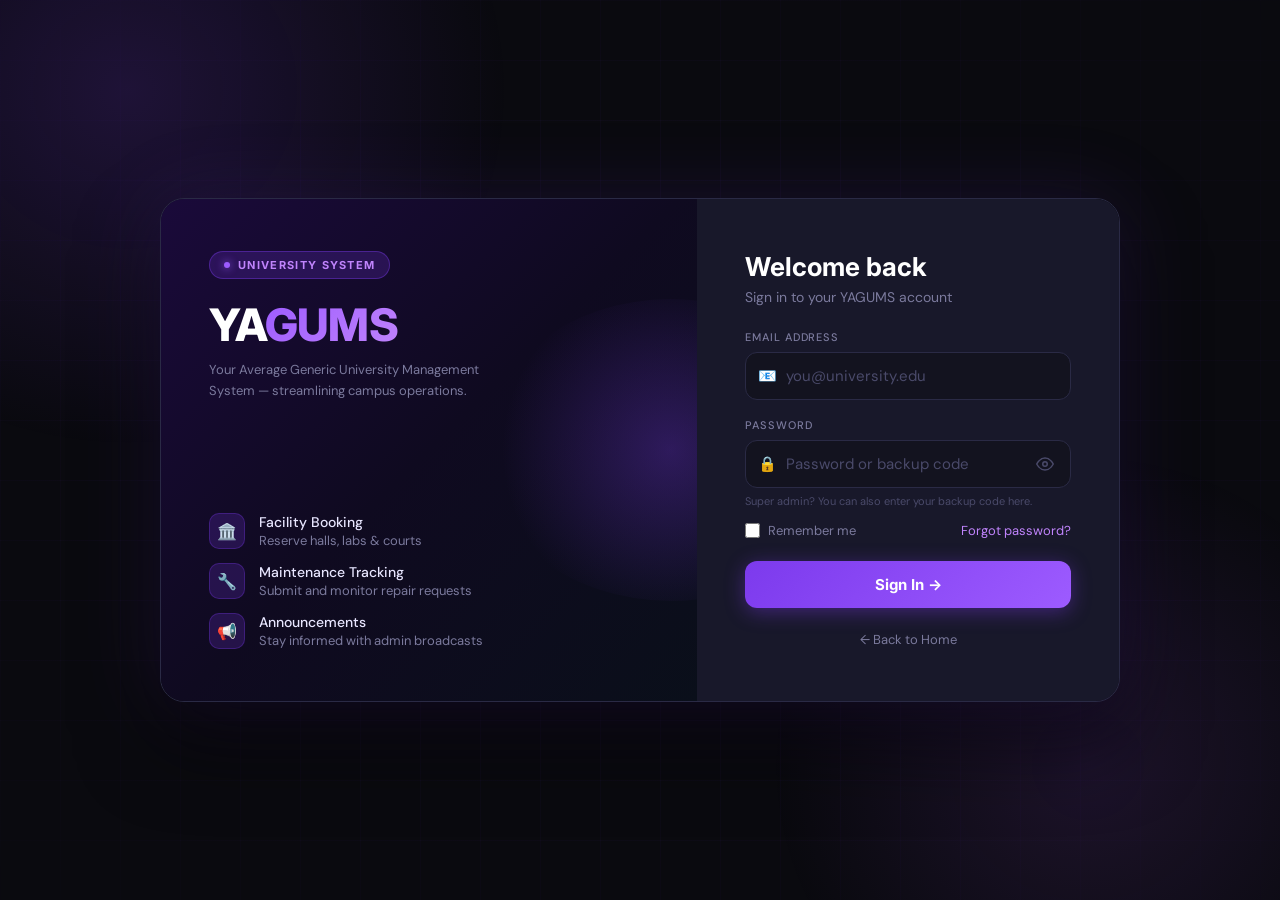
<file: dashboard-student.html>
<!DOCTYPE html>
<html lang="en">
<head>
<meta charset="UTF-8">
<meta name="viewport" content="width=device-width, initial-scale=1.0, maximum-scale=1.0, user-scalable=no">
<meta name="apple-mobile-web-app-capable" content="yes">
<meta name="mobile-web-app-capable" content="yes">
<title>YAGUMS – Student</title>
<link href="https://fonts.googleapis.com/css2?family=Inter:wght@400;500;600;700;800;900&family=DM+Sans:wght@300;400;500&display=swap" rel="stylesheet">
<link rel="stylesheet" href="shared.css">
<style>
/* ── Tab panes ── */
.tab-pane{display:none;}
.tab-pane.active{display:block;}
@media(max-width:768px){.page-tabs{display:none !important;}}

/* ── Custom dropdown + search + pagination (purple theme) ── */
.list-controls{display:flex;align-items:center;gap:8px;padding:12px 18px;border-bottom:1px solid var(--border);flex-wrap:wrap;}
.search-wrap-f{position:relative;flex:1;min-width:0;}
.search-wrap-f::before{content:'🔍';position:absolute;left:10px;top:50%;transform:translateY(-50%);font-size:12px;pointer-events:none;}
.search-inp-f{width:100%;background:var(--surface);border:1px solid var(--border);border-radius:10px;padding:8px 12px 8px 32px;font-family:'DM Sans',sans-serif;font-size:13px;color:var(--text);outline:none;transition:border-color .2s;-webkit-appearance:none;}
.search-inp-f:focus{border-color:var(--purple);}
.search-inp-f::placeholder{color:var(--dim);}
.cdd-wrap{position:relative;flex-shrink:0;}
.cdd-btn{display:flex;align-items:center;gap:6px;background:var(--surface);border:1px solid var(--border);border-radius:10px;padding:8px 12px;font-family:'DM Sans',sans-serif;font-size:12px;color:var(--text);cursor:pointer;white-space:nowrap;transition:border-color .2s;-webkit-tap-highlight-color:transparent;touch-action:manipulation;user-select:none;}
.cdd-btn:focus,.cdd-btn.open{border-color:var(--purple);outline:none;}
.cdd-arrow{font-size:10px;color:var(--muted);transition:transform .2s;pointer-events:none;}
.cdd-btn.open .cdd-arrow{transform:rotate(180deg);}
.cdd-panel{display:none;position:absolute;top:calc(100% + 4px);left:0;z-index:220;min-width:150px;background:var(--card);border:1px solid var(--border2);border-radius:12px;padding:4px;box-shadow:0 8px 32px rgba(0,0,0,.6);overflow:hidden;}
.cdd-panel.open{display:block;animation:cddIn .15s ease;}

@keyframes cddIn{from{opacity:0;transform:translateY(-6px)}to{opacity:1;transform:translateY(0)}}
.cdd-opt{padding:9px 12px;font-size:13px;color:var(--muted);border-radius:8px;cursor:pointer;transition:background .12s,color .12s;-webkit-tap-highlight-color:transparent;white-space:nowrap;}
.cdd-opt:hover{background:rgba(124,58,237,.12);color:var(--text);}
.cdd-opt.selected{color:var(--accent);font-weight:600;}
.st-pagination{display:flex;align-items:center;justify-content:space-between;padding:12px 18px;border-top:1px solid var(--border);flex-wrap:wrap;gap:8px;}
.st-page-info{font-size:12px;color:var(--muted);}
.st-page-info b{color:var(--text);}
.st-page-btns{display:flex;gap:6px;flex-wrap:wrap;}
.st-page-btn{font-size:12px;padding:6px 14px;border-radius:8px;border:1px solid var(--border2);background:transparent;color:var(--muted);cursor:pointer;transition:all .2s;font-family:'DM Sans',sans-serif;-webkit-tap-highlight-color:transparent;touch-action:manipulation;}
.st-page-btn:hover:not(:disabled){border-color:var(--purple);color:var(--text);}
.st-page-btn:disabled{opacity:.35;cursor:not-allowed;}
.st-page-btn.active-page{background:rgba(124,58,237,.2);border-color:var(--purple);color:var(--accent);}
/* Mobile booking card (table replacement) */
.bk-card{padding:12px 14px;border-bottom:1px solid rgba(37,37,64,.5);}
.bk-card:last-child{border-bottom:none;}
.bk-card-top{display:flex;align-items:flex-start;justify-content:space-between;gap:8px;margin-bottom:4px;}
.bk-card-fac{font-size:13px;font-weight:600;color:var(--text);}
.bk-card-meta{font-size:11px;color:var(--muted);line-height:1.5;}
@media(min-width:769px) and (max-width:1024px){
  body{height:auto !important;max-height:none !important;overflow-y:auto !important;}
  .main{height:auto !important;overflow:visible !important;}
  .sidebar{display:flex !important;}
  .main{margin-left:var(--sidebar-w) !important;}
  .topbar{position:sticky;top:0;z-index:100;}
  .slide-trigger{display:none !important;}
  .content{padding:16px 20px 32px !important;}
  .grid-2{grid-template-columns:1fr !important;}
}
@media(max-width:768px){
  body{height:auto !important;max-height:none !important;overflow:auto !important;overflow-x:hidden !important;}
  .main{height:auto !important;overflow:visible !important;}
  .tab-pane.active{display:block !important;}
  .content{padding:16px 20px 80px !important;}
  .grid-2{grid-template-columns:1fr !important;}
  .stats-grid{grid-template-columns:1fr 1fr !important;}
  #ov-grid{grid-template-columns:1fr !important;}
  .bf-cdd-panel{max-height:200px;}
  .list-controls{padding:10px 12px;gap:6px;flex-wrap:wrap;}
  .list-controls .search-wrap-f{width:100%;flex:0 0 100%;}
  .list-controls .cdd-wrap{flex:1;min-width:0;}
  .list-controls .cdd-btn{width:100%;justify-content:space-between;font-size:11px;padding:7px 10px;}
  .cdd-btn{font-size:11px;padding:7px 10px;}
  .cdd-panel{min-width:130px;}
  .cdd-opt{padding:10px 12px;font-size:12px;}
  .st-pagination{padding:10px 12px;flex-direction:column;align-items:center;gap:8px;}
  .st-page-btns{justify-content:center;}
  .bk-table-wrap{display:none;}
  .bk-cards-wrap{display:block;}
  .bf-grid2{grid-template-columns:1fr;}
}
@media(min-width:769px){.bk-cards-wrap{display:none;}}
.sb-user-wrap{display:flex;align-items:center;gap:12px;padding:14px 18px;margin:8px 10px;background:rgba(124,58,237,.08);border:1px solid rgba(124,58,237,.2);border-radius:14px;cursor:pointer;transition:all .2s;text-decoration:none;}
.sb-user-wrap:hover{background:rgba(124,58,237,.15);border-color:rgba(124,58,237,.4);}
.sb-avatar-img{width:40px;height:40px;border-radius:12px;flex-shrink:0;background:linear-gradient(135deg,var(--purple),var(--purp2));display:flex;align-items:center;justify-content:center;font-size:18px;overflow:hidden;border:2px solid rgba(124,58,237,.4);}
.sb-avatar-img img{width:100%;height:100%;object-fit:cover;border-radius:10px;}
.sb-info{flex:1;min-width:0;}
.sb-name{font-size:13px;font-weight:600;color:var(--text);white-space:nowrap;overflow:hidden;text-overflow:ellipsis;}
.sb-role-lbl{font-size:10px;color:var(--muted);margin-top:1px;}
.sb-edit-hint{font-size:9px;color:var(--dim);margin-top:2px;}
.nav-section{font-size:9px;font-weight:700;letter-spacing:.16em;text-transform:uppercase;color:var(--dim);padding:0 14px;margin:14px 0 4px;}
.nav-divider{height:1px;background:rgba(37,37,64,.7);margin:10px 14px;}

/* ── Online pill (matches facility dashboard) ── */
.st-online-pill{display:inline-flex;align-items:center;gap:7px;background:#22233c;border:1px solid rgba(52,211,153,.15);border-radius:100px;padding:5px 12px 5px 9px;flex-shrink:0;}
.st-online-dot{position:relative;width:8px;height:8px;flex-shrink:0;}
.st-online-dot::before{content:'';position:absolute;inset:0;border-radius:50%;background:#34d399;box-shadow:0 0 4px rgba(52,211,153,.6);animation:st-breathe 3s ease-in-out infinite;}
@keyframes st-breathe{0%,100%{box-shadow:0 0 3px rgba(52,211,153,.4);opacity:.7}50%{box-shadow:0 0 8px rgba(52,211,153,.9);opacity:1}}
.st-online-lbl{font-family:'DM Sans',sans-serif;font-size:12px;font-weight:500;color:var(--muted);}

/* ── Available Spaces — shared dot/info/nav elements ── */
.st-avail-dot-wrap{position:relative;width:10px;height:10px;flex-shrink:0;}
.st-avail-dot-wrap::before{content:'';position:absolute;inset:0;border-radius:50%;background:#34d399;box-shadow:0 0 4px rgba(52,211,153,.6);animation:st-breathe 3s ease-in-out infinite;}
.st-unavail-dot{width:10px;height:10px;border-radius:50%;background:var(--red);opacity:.7;flex-shrink:0;}
.st-avail-name{font-size:12px;font-weight:600;color:var(--text);white-space:nowrap;overflow:hidden;text-overflow:ellipsis;flex:1;min-width:0;}
.st-avail-meta{font-size:10px;color:var(--muted);margin-top:1px;line-height:1.3;}
.st-nav-btn{display:inline-flex;align-items:center;justify-content:center;width:28px;height:28px;border-radius:8px;border:1px solid var(--border2);background:transparent;color:var(--muted);cursor:pointer;font-size:13px;transition:all .18s;-webkit-tap-highlight-color:transparent;}
.st-nav-btn:hover:not(:disabled){border-color:var(--purple);color:var(--text);}
.st-nav-btn:disabled{opacity:.35;cursor:not-allowed;}

/* ── Recent Bookings rows ── */
.st-bk-row{padding:10px 18px;border-bottom:1px solid var(--border);display:flex;align-items:center;gap:10px;}
.st-bk-row:last-child{border-bottom:none;}
.st-bk-info{flex:1;min-width:0;}
.st-bk-fac{font-size:13px;font-weight:600;color:var(--text);white-space:nowrap;overflow:hidden;text-overflow:ellipsis;}
.st-bk-meta{font-size:11px;color:var(--muted);margin-top:1px;}

/* bf-cdd wrapper — position:relative so panel anchors to it */
.bf-cdd { position:relative; width:100%; }
.bf-cdd-panel{display:none;position:absolute;top:calc(100% + 4px);left:0;right:0;z-index:220;background:var(--surface);border:1px solid var(--border2);border-radius:10px;padding:4px;box-shadow:0 8px 32px rgba(0,0,0,.65);overflow-y:auto;overflow-x:hidden;max-height:220px;}

/* ── bf-cdd (custom form dropdowns) ── */
.bf-cdd-btn{width:100%;display:flex;align-items:center;justify-content:space-between;background:var(--surface) !important;border:1px solid var(--border) !important;border-radius:10px;padding:10px 14px;font-family:'DM Sans',sans-serif;font-size:14px;color:var(--text) !important;cursor:pointer;transition:border-color .2s,box-shadow .2s;-webkit-appearance:none;appearance:none;text-align:left;gap:8px;user-select:none;-webkit-tap-highlight-color:transparent;}
.bf-cdd-btn:focus,.bf-cdd-btn.open{border-color:var(--purple) !important;box-shadow:0 0 0 3px rgba(124,58,237,.12);outline:none;}
.bf-cdd-arrow{font-size:10px;color:var(--muted);transition:transform .2s;pointer-events:none;flex-shrink:0;}
.bf-cdd-btn.open .bf-cdd-arrow{transform:rotate(180deg);}
.bf-cdd-label{flex:1;text-align:left;}
.bf-cdd-panel.open{display:block;}
.bf-cdd-panel::-webkit-scrollbar{width:4px;}
.bf-cdd-panel::-webkit-scrollbar-thumb{background:rgba(255,255,255,.15);border-radius:4px;}
.bf-cdd-opt{display:flex;align-items:center;gap:9px;padding:9px 12px;font-size:13px;font-family:'DM Sans',sans-serif;color:var(--muted);border-radius:7px;cursor:pointer;transition:background .12s,color .12s;-webkit-tap-highlight-color:transparent;}
.bf-cdd-opt:hover{background:rgba(124,58,237,.1);color:var(--text);}
.bf-cdd-opt.selected{color:var(--accent);font-weight:600;}
@media(max-width:1024px){
  .bf-cdd-panel{max-height:200px;}
}

/* ── Booking form ── */
.bf{display:flex;flex-direction:column;gap:5px;}
.bf label{font-size:11px;font-weight:600;letter-spacing:.08em;text-transform:uppercase;color:var(--muted);}
.bf select,.bf input,.bf textarea{width:100%;background:var(--surface);border:1px solid var(--border);border-radius:10px;padding:10px 14px;font-family:'DM Sans',sans-serif;font-size:14px;color:var(--text);outline:none;transition:border-color .2s;-webkit-appearance:none;resize:none;}
.bf select option{background:var(--surface);}
.bf select:focus,.bf input:focus,.bf textarea:focus{border-color:var(--purple);box-shadow:0 0 0 3px rgba(124,58,237,.12);}
.bf-grid2{display:grid;grid-template-columns:1fr 1fr;gap:10px;}
.booking-form{padding:16px 18px;display:flex;flex-direction:column;gap:11px;}
.btn-book{width:100%;background:linear-gradient(135deg,var(--purple),var(--purp2));border:none;border-radius:10px;padding:13px;font-family:'Inter',sans-serif;font-size:14px;font-weight:700;color:#fff;cursor:pointer;box-shadow:0 4px 18px rgba(124,58,237,.35);transition:all .2s;display:flex;align-items:center;justify-content:center;gap:8px;-webkit-tap-highlight-color:transparent;touch-action:manipulation;}
.btn-book:hover:not(:disabled){transform:translateY(-1px);box-shadow:0 8px 26px rgba(124,58,237,.45);}
.btn-book:disabled{opacity:.6;cursor:not-allowed;}
.bf-alert{display:none;padding:9px 13px;border-radius:9px;font-size:12px;margin-top:2px;line-height:1.5;}
.bf-alert.show{display:block;}
.bf-alert.error{background:rgba(248,113,113,.12);border:1px solid rgba(248,113,113,.3);color:var(--red);}
.bf-alert.success{background:rgba(52,211,153,.12);border:1px solid rgba(52,211,153,.3);color:var(--green);}
.btn-spin{width:14px;height:14px;border:2px solid rgba(255,255,255,.3);border-top-color:#fff;border-radius:50%;animation:spin .7s linear infinite;flex-shrink:0;}
@keyframes spin{to{transform:rotate(360deg)}}

/* ── Booking timeline ── */
.btn-cancel-bk{background:transparent;border:1px solid rgba(248,113,113,.4);border-radius:8px;padding:5px 12px;font-family:'DM Sans',sans-serif;font-size:12px;color:var(--red);cursor:pointer;transition:all .18s;white-space:nowrap;flex-shrink:0;-webkit-tap-highlight-color:transparent;}
.btn-cancel-bk:hover{background:rgba(248,113,113,.1);border-color:var(--red);}
.btn-cancel-bk.full{display:block;width:100%;padding:10px;margin-top:6px;font-size:13px;border-radius:10px;}
.tl-item{display:flex;align-items:flex-start;gap:12px;padding:13px 18px;border-bottom:1px solid rgba(37,37,64,.4);transition:background .2s;}
.tl-item:last-child{border-bottom:none;}
.tl-item:hover{background:rgba(124,58,237,.04);}
.tl-icon{width:38px;height:38px;border-radius:11px;display:flex;align-items:center;justify-content:center;font-size:18px;flex-shrink:0;}
.tl-icon.approved{background:rgba(52,211,153,.15);}
.tl-icon.pending{background:rgba(245,158,11,.15);}
.tl-icon.rejected{background:rgba(248,113,113,.15);}
.tl-icon.cancelled{background:rgba(107,114,128,.15);}
.tl-body{flex:1;min-width:0;}
.tl-name{font-size:13px;font-weight:600;color:var(--text);margin-bottom:3px;}
.tl-meta{font-size:12px;color:var(--muted);line-height:1.5;}

/* ── Facility cards ── */
.fac-grid{display:grid;grid-template-columns:repeat(auto-fill,minmax(140px,1fr));gap:10px;padding:14px 18px;}
.fac-card{background:var(--surface);border:1px solid var(--border);border-radius:13px;padding:14px 12px;text-align:center;position:relative;overflow:hidden;transition:all .22s;cursor:pointer;-webkit-tap-highlight-color:transparent;touch-action:manipulation;}
.fac-card::before{content:'';position:absolute;inset:0;background:radial-gradient(ellipse at 50% 0%,rgba(124,58,237,.15),transparent 70%);opacity:0;transition:opacity .22s;}
.fac-card:hover{border-color:rgba(124,58,237,.5);transform:translateY(-3px);box-shadow:0 10px 28px rgba(124,58,237,.12);}
.fac-card:hover::before{opacity:1;}
.fac-card:active{transform:scale(.97);}
.fac-card.unavailable{opacity:.45;cursor:not-allowed;pointer-events:none;}
.fac-emoji{font-size:26px;margin-bottom:8px;display:block;}
.fac-name{font-size:12px;font-weight:600;color:var(--text);margin-bottom:3px;}
.fac-cap{font-size:11px;color:var(--muted);margin-bottom:7px;}

/* ── Announcement cards — compact ── */
.ann-card{padding:10px 18px;border-bottom:1px solid rgba(37,37,64,.5);transition:background .2s;}
.ann-card:last-child{border-bottom:none;}
.ann-card:hover{background:rgba(124,58,237,.03);}
.ann-head{display:flex;align-items:flex-start;justify-content:space-between;gap:8px;margin-bottom:3px;}
.ann-title{font-size:13px;font-weight:600;color:var(--text);line-height:1.3;}
.ann-pri{font-size:10px;font-weight:700;padding:2px 8px;border-radius:100px;flex-shrink:0;text-transform:uppercase;letter-spacing:.04em;}
.ann-pri.high  {background:rgba(248,113,113,.15);color:var(--red);}
.ann-pri.medium{background:rgba(245,158,11,.15); color:var(--amber);}
.ann-pri.low   {background:rgba(52,211,153,.15); color:var(--green);}
.ann-msg{font-size:12px;color:var(--muted);line-height:1.5;margin-bottom:6px;display:-webkit-box;-webkit-line-clamp:2;-webkit-box-orient:vertical;overflow:hidden;}
.ann-footer{display:flex;align-items:center;justify-content:space-between;flex-wrap:wrap;gap:6px;}
.ann-meta{font-size:10px;color:var(--dim);}
.vote-row{display:flex;gap:5px;}
.vote-btn{display:inline-flex;align-items:center;gap:3px;padding:3px 10px;border-radius:100px;font-size:11px;font-weight:600;border:1px solid var(--border2);background:transparent;cursor:pointer;transition:all .18s;color:var(--muted);font-family:'DM Sans',sans-serif;-webkit-tap-highlight-color:transparent;touch-action:manipulation;}
.vote-btn.up:hover  {border-color:var(--green);color:var(--green);background:rgba(52,211,153,.1);}
.vote-btn.down:hover{border-color:var(--red);  color:var(--red);  background:rgba(248,113,113,.1);}
.vote-btn.voted-up  {border-color:var(--green);color:var(--green);background:rgba(52,211,153,.12);}
.vote-btn.voted-down{border-color:var(--red);  color:var(--red);  background:rgba(248,113,113,.12);}
.vote-btn:disabled{opacity:.5;cursor:not-allowed;}
.vote-btn:active{transform:scale(.96);}

/* ── Overview main grid layout ── */
.ov-main-grid{
  display:grid;
  grid-template-columns:1fr 1fr;
  gap:16px;
  align-items:stretch;
  margin-bottom:0;
}
.ov-left-panel,.ov-right-col{min-height:0;}
.ov-left-panel{display:flex;flex-direction:column;}
.ov-right-col{display:flex;flex-direction:column;gap:16px;}
.ov-right-col>.panel:first-child{flex:1;display:flex;flex-direction:column;}
.ov-right-col>.panel:first-child #ov-rep-list{flex:1;}

/* ── ov-avail-inner + footer ── */
.ov-avail-inner{flex:1;overflow-y:auto;overflow-x:hidden;min-height:0;}
.ov-avail-footer{
  display:flex;align-items:center;justify-content:center;gap:14px;
  padding:8px 14px 12px;
  border-top:1px solid var(--border);
  flex-shrink:0;
}

/* ── Available Spaces card grid — base (desktop) ── */
.st-avail-grid{
  display:grid;
  grid-template-columns:repeat(2,1fr);
  grid-auto-rows:1fr;
  gap:10px;
  padding:12px 16px 14px;
}
.st-avail-card{
  background:var(--surface);
  border:1px solid var(--border);
  border-radius:12px;
  padding:12px 12px 10px;
  display:flex;
  flex-direction:column;
  gap:6px;
  transition:border-color .2s,box-shadow .2s;
  min-height:0;
}
.st-avail-card:hover{border-color:rgba(124,58,237,.4);box-shadow:0 2px 10px rgba(124,58,237,.08);}
.st-avail-card.dim{opacity:.55;}
.st-avail-card-top{display:flex;align-items:center;gap:7px;margin-bottom:1px;}
.st-avail-book-btn{
  display:block;width:100%;margin-top:auto;
  padding:5px 0;border-radius:7px;
  background:rgba(124,58,237,.1);border:1px solid rgba(124,58,237,.25);
  color:var(--accent);font-size:11px;font-weight:600;
  font-family:'DM Sans',sans-serif;cursor:pointer;
  transition:all .18s;-webkit-tap-highlight-color:transparent;
}
.st-avail-book-btn:hover{background:rgba(124,58,237,.2);}
.st-avail-book-btn.unavail{
  background:transparent;border-color:rgba(255,255,255,.08);
  color:var(--dim);cursor:not-allowed;pointer-events:none;
}

/* ── Tablet portrait (769–1024px): single column stack ── */
@media(min-width:769px) and (max-width:1024px){
  .ov-main-grid{grid-template-columns:1fr;}
  .ov-right-col{gap:12px;}
  .st-avail-grid{grid-template-columns:repeat(2,1fr);}
}

/* ── Mobile (≤768px): single column, card → row layout ── */
@media(max-width:768px){
  .ov-main-grid{grid-template-columns:1fr;}
  .ov-right-col{gap:10px;}
  .st-avail-grid{
    grid-template-columns:1fr;
    grid-auto-rows:auto;
    gap:0;
    padding:0;
  }
  .st-avail-card{
    border-radius:0;border:none;border-bottom:1px solid var(--border);
    padding:9px 16px;flex-direction:row;align-items:center;
    gap:10px;background:transparent;box-shadow:none;
  }
  .st-avail-card:last-child{border-bottom:none;}
  .st-avail-card.dim .st-avail-book-btn{display:none;}
  .st-avail-card-top{flex:1;min-width:0;flex-direction:row;align-items:center;gap:8px;}
  .st-avail-meta{display:none;}
  .st-avail-book-btn{
    width:auto;margin-top:0;padding:4px 12px;flex-shrink:0;
  }
}

/* ── Report progress bars ── */
.rep-item{display:flex;flex-direction:column;gap:5px;}
.rep-item-head{display:flex;align-items:center;justify-content:space-between;gap:8px;}
.rep-item-fac{font-size:13px;font-weight:600;color:var(--text);white-space:nowrap;overflow:hidden;text-overflow:ellipsis;}
.rep-item-meta{font-size:11px;color:var(--muted);}
.rep-bar-wrap{width:100%;height:5px;background:var(--surface);border-radius:100px;overflow:hidden;}
.rep-bar{height:100%;border-radius:100px;transition:width .6s ease;}
.rep-bar.pending   {background:var(--amber);}
.rep-bar.in-progress{background:#60a5fa;}
.rep-bar.completed {background:var(--green);}
.rep-bar.rejected  {background:var(--red);}

/* ── Misc ── */
.empty-state{padding:36px 20px;text-align:center;}
.es-icon{font-size:42px;margin-bottom:12px;}
.es-title{font-family:'Inter',sans-serif;font-size:15px;font-weight:700;color:var(--text);margin-bottom:6px;}
.es-msg{font-size:13px;color:var(--muted);}
.skeleton{background:linear-gradient(90deg,var(--surface) 25%,var(--card) 50%,var(--surface) 75%);background-size:200% 100%;animation:shimmer 1.4s infinite;border-radius:8px;}
@keyframes shimmer{from{background-position:200% 0}to{background-position:-200% 0}}

@media(max-width:768px){
  .bf-grid2{grid-template-columns:1fr;}
  .fac-grid{grid-template-columns:1fr 1fr;}
}
@media(max-width:400px){.fac-grid{grid-template-columns:1fr 1fr;gap:6px;padding:8px;}}
</style>
</head>
<body>

<div class="sidebar-overlay" id="sidebarOverlay"></div>

<!-- ── Sidebar ── -->
<aside class="sidebar" id="sidebar">
  <div class="sidebar-logo">
    <div class="logo-text">YA<span>GUMS</span></div>
    <div class="logo-sub">Student Portal</div>
  </div>

  <!-- Clickable avatar → profile.html -->
  <a class="sb-user-wrap" href="profile.html" title="Edit profile">
    <div class="sb-avatar-img" id="sb-avatar-wrap">👤</div>
    <div class="sb-info">
      <div class="sb-name"    id="sb-name">Loading…</div>
      <div class="sb-role-lbl">Student</div>
      <div class="sb-edit-hint">Tap to edit profile →</div>
    </div>
  </a>

  <nav class="sidebar-nav" style="padding:6px 10px;">
    <div class="nav-section">Dashboard</div>
    <button class="nav-item active" id="snav-home"        onclick="switchTab('home')">       <span class="nav-icon">🏠</span>Home</button>
    <button class="nav-item"        id="snav-book"        onclick="switchTab('book')">       <span class="nav-icon">➕</span>Book a Space</button>
    <button class="nav-item"        id="snav-mybookings"  onclick="switchTab('mybookings')"> <span class="nav-icon">📅</span>My Bookings <span class="nav-badge" id="nb-bookings">0</span></button>
    <button class="nav-item"        id="snav-maintenance" onclick="switchTab('maintenance')"><span class="nav-icon">🔧</span>Report Issue</button>

    <div class="nav-divider"></div>
    <div class="nav-section">Communications</div>
    <button class="nav-item"        id="snav-announce"    onclick="switchTab('announce')">   <span class="nav-icon">📢</span>Announcements</button>
    <a      class="nav-item"        href="notifications.html">                               <span class="nav-icon">🔔</span>Notifications</a>

    <div class="nav-divider"></div>
    <div class="nav-section">Account</div>
    <a class="nav-item" href="profile.html"><span class="nav-icon">👤</span>My Profile</a>
  </nav>

  <div class="sidebar-footer">
    <button class="logout-btn" onclick="logout()"><span class="nav-icon">🚪</span>Sign Out</button>
  </div>
</aside>

<!-- ── Main ── -->
<div class="main">
  <div class="topbar">
    <div class="topbar-left">
      <button class="hamburger" id="hamburger-btn" aria-label="Menu">☰</button>
      <a href="profile.html" class="mobile-avatar" id="mob-avatar" title="My Profile" style="display:none">👤</a>
      <div>
        <h2 id="page-title">Student Dashboard</h2>
        <p id="greeting">Welcome back!</p>
      </div>
    </div>
    <div class="topbar-right">
      <div class="topbar-date" id="topbar-date"></div>
      <button class="notif-btn" id="notif-bell" aria-label="Notifications">
        🔔<span class="notif-count hidden" id="notif-count">0</span>
      </button>
      <button class="mobile-logout-btn" id="mob-logout-btn" onclick="logout()" title="Sign Out" aria-label="Sign Out" style="display:none">
        <svg width="18" height="18" viewBox="0 0 24 24" fill="none" stroke="currentColor" stroke-width="2.2" stroke-linecap="round" stroke-linejoin="round">
          <path d="M9 21H5a2 2 0 0 1-2-2V5a2 2 0 0 1 2-2h4"/><polyline points="16 17 21 12 16 7"/><line x1="21" y1="12" x2="9" y2="12"/>
        </svg>
      </button>
    </div>
  </div>

  <!-- Notification panel -->
  <div class="notif-panel" id="notif-panel">
    <div class="notif-panel-head">
      <h4>🔔 Notifications</h4>
      <div style="display:flex;align-items:center;gap:8px;">
        <button class="notif-mark-all" onclick="markAllRead()">Mark all read</button>
        <a href="notifications.html" style="font-size:12px;color:var(--accent);text-decoration:none;border:1px solid rgba(192,132,252,.3);padding:3px 10px;border-radius:7px;transition:background .2s;" onmouseover="this.style.background='rgba(124,58,237,.15)'" onmouseout="this.style.background=''">History →</a>
      </div>
    </div>
    <div class="notif-scroll" id="notif-list"><div class="notif-empty">No notifications yet.</div></div>
  </div>

  <!-- ════ HOME ════ -->
  <div class="tab-pane active" id="tab-home">
    <div class="content" style="padding:20px 24px 24px;">
      <div class="stats-grid" style="margin-bottom:16px;">
        <div class="stat-card" style="--glow:var(--purp2)">
          <div class="stat-head"><div class="stat-icon purple">📅</div><span class="stat-trend neu">Mine</span></div>
          <div class="stat-value" id="stat-total">0</div><div class="stat-label">My Bookings</div>
        </div>
        <div class="stat-card">
          <div class="stat-head"><div class="stat-icon green">✅</div><span class="stat-trend up">Active</span></div>
          <div class="stat-value" id="stat-approved">0</div><div class="stat-label">Approved</div>
        </div>
        <div class="stat-card">
          <div class="stat-head"><div class="stat-icon amber">⏳</div><span class="stat-trend down">Waiting</span></div>
          <div class="stat-value" id="stat-pending">0</div><div class="stat-label">Pending</div>
        </div>
        <div class="stat-card">
          <div class="stat-head"><div class="stat-icon blue">🏛️</div><span class="stat-trend neu">Open</span></div>
          <div class="stat-value" id="stat-fac">0</div><div class="stat-label">Available Spaces</div>
        </div>
      </div>
      <div class="ov-main-grid" id="ov-grid">
        <!-- LEFT: Available Spaces — full height, 2-col card grid inside -->
        <div class="panel ov-left-panel">
          <div class="panel-head" style="flex-shrink:0;">
            <div><h3>Available Spaces</h3><p id="ov-avail-sub">Loading…</p></div>
            <div class="st-online-pill"><span class="st-online-dot"></span><span class="st-online-lbl">Online</span></div>
          </div>
          <div id="ov-avail-list" class="ov-avail-inner" style="flex:1;"></div>
          <div class="ov-avail-footer" id="ov-avail-footer" style="display:none;"></div>
        </div>
        <!-- RIGHT: My Reports + Recent Bookings stacked -->
        <div class="ov-right-col">
          <div class="panel">
            <div class="panel-head" style="flex-shrink:0;">
              <div><h3>My Reports</h3><p id="ov-rep-sub">Loading…</p></div>
              <button class="panel-action" onclick="switchTab('maintenance')">View All →</button>
            </div>
            <div id="ov-rep-list" style="padding:14px 18px;display:flex;flex-direction:column;gap:12px;">
              <div style="padding:20px;text-align:center;font-size:13px;color:var(--dim);">Loading…</div>
            </div>
          </div>
          <div class="panel">
            <div class="panel-head" style="flex-shrink:0;">
              <div><h3>Recent Bookings</h3><p id="ov-bk-sub">Loading…</p></div>
              <button class="panel-action" onclick="switchTab('mybookings')">View All →</button>
            </div>
            <div id="ov-bk-list" style="overflow:hidden;"></div>
          </div>
        </div>
      </div>
    </div>
  </div>

  <!-- ════ BOOK ════ -->
  <div class="tab-pane" id="tab-book">
    <div class="content" style="padding:20px 24px 24px;">
      <div class="grid-2">
        <!-- Booking form -->
        <div class="panel">
          <div class="panel-head"><div><h3>New Booking</h3><p>Reserve a facility</p></div></div>
          <div class="booking-form">
            <div class="bf"><label>Facility</label>
              <input type="hidden" id="fac-select" value="">
              <div class="bf-cdd" id="bfcdd-fac-select">
                <button type="button" class="bf-cdd-btn" onclick="toggleBfCdd('fac-select')">
                  <span class="bf-cdd-label" id="bfcdd-fac-select-label">— Select a facility —</span>
                  <span class="bf-cdd-arrow">▾</span>
                </button>
                <div class="bf-cdd-panel" id="bfcdd-fac-select-panel"></div>
              </div>
            </div>
            <div class="bf-grid2">
              <div class="bf"><label>Date</label><input type="date" id="book-date"></div>
              <div class="bf"><label>Start Time</label><input type="time" id="book-start" value="10:00"></div>
            </div>
            <div class="bf"><label>End Time</label><input type="time" id="book-end" value="12:00"></div>
            <div class="bf"><label>Purpose <span style="font-weight:400;text-transform:none;letter-spacing:0;font-size:10px;color:var(--dim)">(optional)</span></label><textarea id="book-purpose" rows="2" placeholder="e.g. Study group session…"></textarea></div>
            <div class="bf-alert" id="book-alert"></div>
            <button class="btn-book" id="book-btn" onclick="submitBooking()">Submit Booking →</button>
          </div>
        </div>
        <!-- Browse grid -->
        <div class="panel">
          <div class="panel-head"><div><h3>Browse Facilities</h3><p id="fac-browse-sub">Tap to select</p></div></div>
          <div class="list-controls">
            <div class="search-wrap-f">
              <input class="search-inp-f" id="fac-search" type="text" placeholder="Search name or location…" oninput="renderFacGrid()">
            </div>
            <div class="cdd-wrap">
              <button class="cdd-btn" id="fac-avail-btn" onclick="toggleCdd('fac-avail')">
                <span id="fac-avail-label">All Status</span><span class="cdd-arrow">▾</span>
              </button>
              <div class="cdd-panel" id="fac-avail-panel">
                <div class="cdd-opt selected" data-val="" onclick="setCdd('fac-avail','','All Status',renderFacGrid)">All Status</div>
                <div class="cdd-opt" data-val="1"         onclick="setCdd('fac-avail','1','Available',renderFacGrid)">Available</div>
                <div class="cdd-opt" data-val="0"         onclick="setCdd('fac-avail','0','Unavailable',renderFacGrid)">Unavailable</div>
              </div>
            </div>
            <div class="cdd-wrap">
              <button class="cdd-btn" id="fac-type-btn" onclick="toggleCdd('fac-type')">
                <span id="fac-type-label">All Types</span><span class="cdd-arrow">▾</span>
              </button>
              <div class="cdd-panel align-right" id="fac-type-panel">
                <div class="cdd-opt selected" data-val=""               onclick="setCdd('fac-type','','All Types',renderFacGrid)">All Types</div>
                <div class="cdd-opt" data-val="Lecture Hall"            onclick="setCdd('fac-type','Lecture Hall','Lecture Hall',renderFacGrid)">Lecture Hall</div>
                <div class="cdd-opt" data-val="Laboratory"              onclick="setCdd('fac-type','Laboratory','Laboratory',renderFacGrid)">Laboratory</div>
                <div class="cdd-opt" data-val="Sports Facility"         onclick="setCdd('fac-type','Sports Facility','Sports Facility',renderFacGrid)">Sports Facility</div>
                <div class="cdd-opt" data-val="Meeting Room"            onclick="setCdd('fac-type','Meeting Room','Meeting Room',renderFacGrid)">Meeting Room</div>
                <div class="cdd-opt" data-val="Study Room"              onclick="setCdd('fac-type','Study Room','Study Room',renderFacGrid)">Study Room</div>
              </div>
            </div>
            <input type="hidden" id="fac-avail-filter" value="">
            <input type="hidden" id="fac-type-filter"  value="">
          </div>
          <div class="fac-grid" id="fac-browse"></div>
          <div class="st-pagination" id="fac-pagination" style="display:none;">
            <div class="st-page-info" id="fac-page-info">—</div>
            <div class="st-page-btns" id="fac-page-btns"></div>
          </div>
        </div>
      </div>
    </div>
  </div>

  <!-- ════ MY BOOKINGS ════ -->
  <div class="tab-pane" id="tab-mybookings">
    <div class="content" style="padding:20px 24px 24px;">
      <div class="panel">
        <div class="panel-head">
          <div><h3>My Bookings</h3><p id="bookings-sub">Loading…</p></div>
          <button class="panel-action" onclick="switchTab('book')">+ New Booking</button>
        </div>
        <div class="list-controls">
          <div class="search-wrap-f">
            <input class="search-inp-f" id="bk-search" type="text" placeholder="Search facility or purpose…" oninput="renderBookings()">
          </div>
          <div class="cdd-wrap">
            <button class="cdd-btn" id="bk-status-btn" onclick="toggleCdd('bk-status')">
              <span id="bk-status-label">All Status</span><span class="cdd-arrow">▾</span>
            </button>
            <div class="cdd-panel align-right" id="bk-status-panel">
              <div class="cdd-opt selected" data-val=""         onclick="setCdd('bk-status','','All Status',renderBookings)">All Status</div>
              <div class="cdd-opt" data-val="pending"           onclick="setCdd('bk-status','pending','Pending',renderBookings)">Pending</div>
              <div class="cdd-opt" data-val="approved"          onclick="setCdd('bk-status','approved','Approved',renderBookings)">Approved</div>
              <div class="cdd-opt" data-val="rejected"          onclick="setCdd('bk-status','rejected','Rejected',renderBookings)">Rejected</div>
            </div>
          </div>
          <input type="hidden" id="bk-status-filter" value="">
        </div>
        <!-- Desktop timeline list -->
        <div class="bk-table-wrap" id="bookings-list"></div>
        <!-- Mobile cards -->
        <div class="bk-cards-wrap" id="bk-cards"></div>
        <div class="st-pagination" id="bk-pagination" style="display:none;">
          <div class="st-page-info" id="bk-page-info">—</div>
          <div class="st-page-btns" id="bk-page-btns"></div>
        </div>
      </div>
    </div>
  </div>

  <!-- ════ MAINTENANCE ════ -->
  <div class="tab-pane" id="tab-maintenance">
    <div class="content" style="padding:20px 24px 24px;">
      <div class="grid-2" style="align-items:start;">
        <div class="panel">
          <div class="panel-head"><div><h3>🔧 Report an Issue</h3><p>Notify maintenance staff</p></div></div>
          <div class="booking-form">
            <div class="bf"><label>Facility</label>
              <input type="hidden" id="mr-facility" value="">
              <div class="bf-cdd" id="bfcdd-mr-facility">
                <button type="button" class="bf-cdd-btn" onclick="toggleBfCdd('mr-facility')">
                  <span class="bf-cdd-label" id="bfcdd-mr-facility-label">Select a facility…</span>
                  <span class="bf-cdd-arrow">▾</span>
                </button>
                <div class="bf-cdd-panel" id="bfcdd-mr-facility-panel"></div>
              </div>
            </div>
            <div class="bf"><label>Priority</label>
              <div class="cdd-wrap" style="width:100%;">
                <button class="cdd-btn" id="mr-priority-btn" onclick="toggleCdd('mr-priority')" style="width:100%;justify-content:space-between;">
                  <span id="mr-priority-label">🟡 Medium — needs attention</span><span class="cdd-arrow">▾</span>
                </button>
                <div class="cdd-panel" id="mr-priority-panel">
                  <div class="cdd-opt" data-val="Low"    onclick="setCdd('mr-priority','Low','🟢 Low — minor issue',null)">🟢 Low — minor issue</div>
                  <div class="cdd-opt selected" data-val="Medium" onclick="setCdd('mr-priority','Medium','🟡 Medium — needs attention',null)">🟡 Medium — needs attention</div>
                  <div class="cdd-opt" data-val="High"   onclick="setCdd('mr-priority','High','🔴 High — urgent / safety risk',null)">🔴 High — urgent / safety risk</div>
                </div>
              </div>
              <input type="hidden" id="mr-priority" value="Medium">
            </div>
            <div class="bf"><label>Description</label><textarea id="mr-desc" rows="4" placeholder="Describe the issue — what's wrong, where exactly, how long it's been happening…"></textarea></div>
            <div class="bf-alert" id="mr-alert"></div>
            <button class="btn-book" id="mr-btn" onclick="submitReport()">🔧 Submit Report</button>
          </div>
        </div>
        <div class="panel">
          <div class="panel-head"><div><h3>My Reports</h3><p id="mr-sub">Loading…</p></div>
<a href="report.html" class="panel-action" style="text-decoration:none;">View History →</a>
          </div>
          <div id="mr-list"><div style="padding:20px;text-align:center;font-size:13px;color:var(--dim);">Loading…</div></div>
        </div>
      </div>
    </div>
  </div>

  <!-- ════ ANNOUNCEMENTS ════ -->
  <div class="tab-pane" id="tab-announce">
    <div class="content" style="padding:16px 24px 24px;">
      <div class="panel">
        <div class="panel-head">
          <div><h3>📢 Announcements</h3><p id="ann-sub">Loading…</p></div>
          <a href="announcements.html" class="panel-action" style="text-decoration:none;">View All →</a>
        </div>
        <div id="ann-list">
          <div style="padding:14px 18px;display:flex;flex-direction:column;gap:10px;">
            <div class="skeleton" style="height:14px;width:55%"></div>
            <div class="skeleton" style="height:12px;width:90%"></div>
            <div class="skeleton" style="height:12px;width:70%"></div>
          </div>
        </div>
      </div>
    </div>
  </div>

</div><!-- /main -->

<!-- ── MOBILE-ONLY UI ── Each element hidden by default via inline style.
     JS shows them on mobile. position:fixed elements cannot be hidden via parent display:none. -->

<div class="slide-nav-backdrop" id="slide-backdrop" style="display:none" onclick="closeSlideNav()"></div>

<div class="slide-nav" id="slide-nav" style="display:none">
  <div class="slide-nav-handle" onclick="toggleSlideNav()" style="cursor:pointer;"></div>
  <div class="slide-nav-title" onclick="toggleSlideNav()" style="cursor:pointer;user-select:none;">Navigation</div>
  <div class="slide-nav-grid">
    <button class="slide-nav-item" id="snav-m-home"        onclick="mobileNav('home')">        <span class="slide-nav-icon">🏠</span>Home</button>
    <button class="slide-nav-item" id="snav-m-book"        onclick="mobileNav('book')">        <span class="slide-nav-icon">➕</span>Book Space</button>
    <button class="slide-nav-item" id="snav-m-mybookings"  onclick="mobileNav('mybookings')">  <span class="slide-nav-icon">📅</span>My Bookings</button>
    <button class="slide-nav-item" id="snav-m-maintenance" onclick="mobileNav('maintenance')"> <span class="slide-nav-icon">🔧</span>Report Issue</button>
    <button class="slide-nav-item" id="snav-m-announce"    onclick="mobileNav('announce')">    <span class="slide-nav-icon">📢</span>Announcements</button>
    <button class="slide-nav-item"                          onclick="closeSlideNav();window.location.href='profile.html'" style="text-decoration:none;"> <span class="slide-nav-icon">👤</span>My Profile</button>
    <button class="slide-nav-item"                          onclick="closeSlideNav();window.location.href='notifications.html'"><span class="slide-nav-icon">🔔</span>Notifications</button>
    <button class="slide-nav-item"                          onclick="logout()">                <span class="slide-nav-icon">🚪</span>Sign Out</button>
  </div>
</div>

<button class="slide-trigger" id="slide-trigger" style="display:none" onclick="toggleSlideNav()" aria-label="Menu">
  <svg id="slide-trigger-icon" width="14" height="14" viewBox="0 0 24 24" fill="none" stroke="currentColor" stroke-width="2.5" stroke-linecap="round" stroke-linejoin="round" style="transition:transform .35s cubic-bezier(.16,1,.3,1)"><polyline points="18 15 12 9 6 15"/></svg>
  <span id="slide-trigger-label">Menu</span>
</button>

<div class="toast-container" id="toast-container"></div>
<script src="mobile.js"></script>
<script>
// ════════════════════════════════════════════════
//  Auth
// ════════════════════════════════════════════════
const _token = localStorage.getItem('yagums_token');
let _user    = JSON.parse(localStorage.getItem('yagums_user') || 'null');
if (!_token || !_user) { window.location.href = window.location.pathname.substring(0, window.location.pathname.lastIndexOf('/') + 1) + 'login.html'; }

const fn = _user.first_name || (_user.name||'Student').split(' ')[0];
const hr = new Date().getHours();
document.getElementById('sb-name').textContent    = _user.name || (_user.first_name+' '+(_user.last_name||''));
document.getElementById('greeting').textContent   = (hr<12?'Good morning':hr<17?'Good afternoon':'Good evening')+', '+fn+'!';
document.getElementById('topbar-date').textContent= new Date().toLocaleDateString('en-MY',{weekday:'short',day:'numeric',month:'short',year:'numeric'});

// Profile picture in sidebar + mobile avatar — single consolidated init
(function initAvatar() {
  const pic = _user.profile_picture;
  // Sidebar avatar (desktop)
  const sbWrap = document.getElementById('sb-avatar-wrap');
  if (sbWrap && pic) sbWrap.innerHTML = `<img src="${pic}" style="width:100%;height:100%;object-fit:cover;border-radius:10px;" onerror="this.parentElement.textContent='👤'">`;
  // Mobile avatar (topbar)
  const mob = document.getElementById('mob-avatar');
  if (mob && pic) mob.innerHTML = `<img src="${pic}" style="width:100%;height:100%;object-fit:cover;" onerror="this.parentElement.textContent='👤'">`;
})();

// Refresh avatar + name when returning from profile.html
window.addEventListener('focus', () => {
  const fresh = JSON.parse(localStorage.getItem('yagums_user') || 'null');
  if (!fresh) return;
  _user = fresh;
  const name = fresh.name || (fresh.first_name+' '+(fresh.last_name||''));
  const el = document.getElementById('sb-name'); if (el) el.textContent = name;
  const pic = fresh.profile_picture;
  const sbWrap = document.getElementById('sb-avatar-wrap');
  if (sbWrap) sbWrap.innerHTML = pic ? `<img src="${pic}?v=${Date.now()}" style="width:100%;height:100%;object-fit:cover;border-radius:10px;" onerror="this.parentElement.textContent='👤'">` : '👤';
  const mob = document.getElementById('mob-avatar');
  if (mob) mob.innerHTML = pic ? `<img src="${pic}?v=${Date.now()}" style="width:100%;height:100%;object-fit:cover;" onerror="this.parentElement.textContent='👤'">` : '👤';
});

// Booking date defaults
const tmr = new Date(); tmr.setDate(tmr.getDate()+1);
document.getElementById('book-date').value = tmr.toISOString().split('T')[0];
document.getElementById('book-date').min   = new Date().toISOString().split('T')[0];

// ════════════════════════════════════════════════
//  API
// ════════════════════════════════════════════════
async function api(url, method='GET', body) {
  try {
    const opts = { headers:{'Authorization':'Bearer '+_token,'Content-Type':'application/json'} };
    if (method==='POST') { opts.method='POST'; opts.body=JSON.stringify(body); }
    const res  = await fetch(url, opts);
    if (res.status === 401 || res.status === 403) {
      window.location.href = window.location.pathname.substring(0, window.location.pathname.lastIndexOf('/') + 1) + 'login.html';
      return {success:false};
    }
    const data = await res.json();
    if (data.success === false && data.redirect) {
      window.location.href = window.location.pathname.substring(0, window.location.pathname.lastIndexOf('/') + 1) + 'login.html';
      return {success:false};
    }
    return data;
  } catch(e) {
    console.error('API error:', url, e);
    return {success:false, message:'Network error — check your connection.'};
  }
}

// ════════════════════════════════════════════════
//  Slide-up nav — all elements controlled directly via style.display
//  (position:fixed children escape parent display:none — must control individually)
// ════════════════════════════════════════════════
let _slideOpen = false;

function openSlideNav() {
  _slideOpen = true;
  const sn = document.getElementById('slide-nav');
  const sb = document.getElementById('slide-backdrop');
  const si = document.getElementById('slide-trigger-icon');
  const sl = document.getElementById('slide-trigger-label');
  const st = document.getElementById('slide-trigger');
  if (sn) { sn.style.display='block'; requestAnimationFrame(()=>sn.classList.add('open')); }
  if (sb) { sb.style.display='block'; }
  if (si) si.style.transform = 'rotate(180deg)';
  if (sl) sl.textContent = 'Close';
  if (st) { st.classList.add('open'); st.style.opacity='0'; st.style.pointerEvents='none'; }
}

function closeSlideNav() {
  _slideOpen = false;
  const sn = document.getElementById('slide-nav');
  const sb = document.getElementById('slide-backdrop');
  const si = document.getElementById('slide-trigger-icon');
  const sl = document.getElementById('slide-trigger-label');
  const st = document.getElementById('slide-trigger');
  if (sn) {
    sn.classList.remove('open');
    setTimeout(() => { if (!_slideOpen) sn.style.display='none'; }, 360);
  }
  if (sb) sb.style.display = 'none';
  if (si) si.style.transform = 'rotate(0deg)';
  if (sl) sl.textContent = 'Menu';
  if (st) { st.classList.remove('open'); st.style.opacity=''; st.style.pointerEvents=''; }
}

// ── Touch swipe-down on slide-nav to close ────────
(function initSwipeClose() {
  let _touchStartY = 0, _touchStartTime = 0;
  document.addEventListener('touchstart', e => {
    _touchStartY    = e.touches[0].clientY;
    _touchStartTime = Date.now();
  }, { passive:true });
  document.addEventListener('touchend', e => {
    if (!_slideOpen) return;
    const dy       = e.changedTouches[0].clientY - _touchStartY;
    const elapsed  = Date.now() - _touchStartTime;
    const isFast   = elapsed < 350;
    const isDown   = dy > 60;                   // dragged down ≥60px
    const isFling  = isFast && dy > 30;         // quick flick downward
    if (isDown || isFling) closeSlideNav();
  }, { passive:true });
})();

function toggleSlideNav() { _slideOpen ? closeSlideNav() : openSlideNav(); }
function mobileNav(tab) { closeSlideNav(); switchTab(tab); }
function updateSlideNavActive(tab) {
  document.querySelectorAll('.slide-nav-item[id^="snav-m-"]').forEach(b => b.classList.remove('active'));
  const el = document.getElementById('snav-m-'+tab); if (el) el.classList.add('active');
}

// ════════════════════════════════════════════════
//  Mobile detection — show/hide each element directly
// ════════════════════════════════════════════════
function applyMobileMode() {
  const isMobile = window.innerWidth <= 768;
  const mobAvatar = document.getElementById('mob-avatar');
  const mobLogout = document.getElementById('mob-logout-btn');
  const hamburger = document.getElementById('hamburger-btn');
  const trigger   = document.getElementById('slide-trigger');
  if (mobAvatar) mobAvatar.style.display = isMobile ? 'flex' : 'none';
  if (mobLogout) mobLogout.style.display = isMobile ? 'flex' : 'none';
  if (hamburger) hamburger.style.display = isMobile ? 'none' : '';
  if (trigger)   trigger.style.display   = isMobile ? 'flex' : 'none';
  // On desktop, force close and hide slide nav too
  if (!isMobile) {
    _slideOpen = false;
    const sn = document.getElementById('slide-nav');
    const sb = document.getElementById('slide-backdrop');
    if (sn) { sn.style.display='none'; sn.classList.remove('open'); }
    if (sb) sb.style.display = 'none';
  }
}
applyMobileMode();
window.addEventListener('resize', applyMobileMode);

// ════════════════════════════════════════════════
//  Tab switching
// ════════════════════════════════════════════════
let _activeTab = 'home';
function switchTab(tab) {
  document.querySelectorAll('.tab-pane').forEach(p => p.classList.remove('active'));
  document.querySelectorAll('.tab-btn').forEach(b => b.classList.remove('active'));
  document.querySelectorAll('.nav-item').forEach(n => n.classList.remove('active'));
  document.getElementById('tab-'+tab).classList.add('active');
  const tb=document.getElementById('tab-btn-'+tab); if(tb) tb.classList.add('active');
  const sn=document.getElementById('snav-'+tab);    if(sn) sn.classList.add('active');
  const titles={home:'Student Dashboard',book:'Book a Space',mybookings:'My Bookings',maintenance:'Report Issue',announce:'Announcements'};
  document.getElementById('page-title').textContent = titles[tab] || 'Dashboard';
  _activeTab = tab;
  updateSlideNavActive(tab);
  if (tab==='mybookings')  loadBookings();
  if (tab==='announce')    loadAnnouncements();
  if (tab==='maintenance') loadMyReports();
}
document.getElementById('snav-home').classList.add('active');

// ════════════════════════════════════════════════
//  Notifications
// ════════════════════════════════════════════════
const notifPanel = document.getElementById('notif-panel');
let _notifOpen = false;
document.getElementById('notif-bell').addEventListener('click', e => {
  e.stopPropagation();
  _notifOpen = !_notifOpen;
  notifPanel.classList.toggle('open', _notifOpen);
  if (_notifOpen) loadNotifications();
});
document.addEventListener('click', e => {
  if (_notifOpen && !notifPanel.contains(e.target) && e.target.id !== 'notif-bell') {
    _notifOpen = false; notifPanel.classList.remove('open');
  }
});
async function loadNotifications() {
  const data = await api('api/notifications.php');
  if (!data.success) return;
  const list = data.notifications || [], unread = data.unread_count || 0;
  document.getElementById('notif-count').textContent = unread;
  document.getElementById('notif-count').classList.toggle('hidden', unread===0);
  const el = document.getElementById('notif-list');
  el.innerHTML = list.length ? list.map(n=>`
    <div class="notif-row ${n.is_read?'':'unread'}" onclick="markOneRead(${n.notification_id})">
      <div class="notif-dot ${n.is_read?'read':'unread'}"></div>
      <div><div class="notif-text">${esc(n.message)}</div><div class="notif-time">${n.created_at}</div></div>
    </div>`).join('') : '<div class="notif-empty">No notifications yet.</div>';
}
async function markAllRead()  { await api('api/notifications.php','POST',{action:'read_all'}); _notifOpen=false; notifPanel.classList.remove('open'); loadNotifications(); }
async function markOneRead(id){ await api('api/notifications.php','POST',{action:'read_one',notification_id:id}); loadNotifications(); }

// ════════════════════════════════════════════════
//  Custom dropdowns — no native OS picker on mobile
// ════════════════════════════════════════════════
// ── Universal dropdown positioner ───────────────────────────────────
// Works on all screen sizes — uses getBoundingClientRect + position:fixed
// so it escapes overflow:hidden, stacking contexts, scroll offsets
// ── Dropdown positioning helper ──────────────────────────────────────
// ── Dropdown toggles — same pattern as facility dashboard ────────────
function toggleCdd(id) {
  const panel = document.getElementById(id+'-panel');
  const btn   = document.getElementById(id+'-btn');
  if (!panel || !btn) return;
  const isOpen = panel.classList.contains('open');
  // Close all open panels first
  document.querySelectorAll('.cdd-panel.open').forEach(p => {
    p.classList.remove('open');
    const b = document.getElementById(p.id.replace('-panel','-btn'));
    if (b) b.classList.remove('open');
  });
  document.querySelectorAll('.bf-cdd-panel.open').forEach(p => {
    p.classList.remove('open');
    p.closest('.bf-cdd')?.querySelector('.bf-cdd-btn')?.classList.remove('open');
  });
  if (!isOpen) {
    panel.classList.add('open');
    btn.classList.add('open');
    // Flip left if panel overflows right edge
    requestAnimationFrame(() => {
      const rect = panel.getBoundingClientRect();
      if (rect.right > window.innerWidth - 8) {
        panel.style.left = 'auto'; panel.style.right = '0';
      } else {
        panel.style.left = ''; panel.style.right = '';
      }
    });
  }
}

function toggleBfCdd(id) {
  const panel = document.getElementById('bfcdd-'+id+'-panel');
  const btn   = document.getElementById('bfcdd-'+id)?.querySelector('.bf-cdd-btn');
  if (!panel || !btn) return;
  const isOpen = panel.classList.contains('open');
  document.querySelectorAll('.cdd-panel.open').forEach(p => {
    p.classList.remove('open');
    const b = document.getElementById(p.id.replace('-panel','-btn'));
    if (b) b.classList.remove('open');
  });
  document.querySelectorAll('.bf-cdd-panel.open').forEach(p => {
    p.classList.remove('open');
    p.closest('.bf-cdd')?.querySelector('.bf-cdd-btn')?.classList.remove('open');
  });
  if (!isOpen) {
    panel.classList.add('open');
    btn.classList.add('open');
  }
}

// Close on outside click
document.addEventListener('click', e => {
  if (!e.target.closest('.cdd-wrap') && !e.target.closest('.bf-cdd')) {
    document.querySelectorAll('.cdd-panel.open').forEach(p => {
      p.classList.remove('open');
      const b = document.getElementById(p.id.replace('-panel','-btn'));
      if (b) b.classList.remove('open');
    });
    document.querySelectorAll('.bf-cdd-panel.open').forEach(p => {
      p.classList.remove('open');
      p.closest('.bf-cdd')?.querySelector('.bf-cdd-btn')?.classList.remove('open');
    });
  }
});
function setCdd(id, val, label, callback) {
  const hidden = document.getElementById(id+'-filter');
  if (hidden) hidden.value = val;
  const labelEl = document.getElementById(id+'-label');
  if (labelEl) labelEl.textContent = label;
  const panel = document.getElementById(id+'-panel');
  if (panel) { panel.querySelectorAll('.cdd-opt').forEach(o => o.classList.toggle('selected', o.dataset.val===val)); panel.classList.remove('open'); }
  const btn = document.getElementById(id+'-btn');
  if (btn) btn.classList.remove('open');
  if (callback) callback();
}

// ════════════════════════════════════════════════
//  Bookings — search · status filter · 8 per page
// ════════════════════════════════════════════════
const BK_PER_PAGE = 8;
let allBookings = [], bkPage = 1;

async function loadBookings() {
  const data = await api('api/bookings.php');
  if (!data.success) return;
  const c = data.counts || {};
  document.getElementById('stat-total').textContent   = c.total    || 0;
  document.getElementById('stat-approved').textContent= c.approved || 0;
  document.getElementById('stat-pending').textContent = c.pending  || 0;
  document.getElementById('nb-bookings').textContent  = c.pending  || 0;
  allBookings = data.bookings || [];
  window._stBookings = allBookings;
  renderOvBookings();
  bkPage = 1;
  renderBookings();
}

function getFilteredBookings() {
  const q      = (document.getElementById('bk-search')?.value || '').toLowerCase();
  const status = document.getElementById('bk-status-filter')?.value || '';
  return allBookings.filter(b => {
    if (q && !(b.facility_name||'').toLowerCase().includes(q) && !(b.purpose||'').toLowerCase().includes(q)) return false;
    if (status && (b.status_name||'').toLowerCase() !== status) return false;
    return true;
  });
}

function renderBookings() {
  const filtered = getFilteredBookings();
  const total    = filtered.length;
  const pages    = Math.ceil(total / BK_PER_PAGE) || 1;
  bkPage         = Math.min(bkPage, pages);
  const slice    = filtered.slice((bkPage-1)*BK_PER_PAGE, bkPage*BK_PER_PAGE);
  document.getElementById('bookings-sub').textContent = total + ' booking' + (total!==1?'s':'') + (total!==allBookings.length?' (filtered)':'');

  const icons = {approved:'✅',pending:'⏳',rejected:'✕',cancelled:'⊘'};

  // Desktop timeline
  const listEl = document.getElementById('bookings-list');
  if (listEl) {
    listEl.innerHTML = slice.length ? slice.map(b => {
      const st = (b.status_name||'').toLowerCase();
      return `<div class="tl-item">
        <div class="tl-icon ${st}">${icons[st]||'📅'}</div>
        <div class="tl-body">
          <div class="tl-name">${esc(b.facility_name)}</div>
          <div class="tl-meta">📅 ${b.booking_date} · 🕐 ${b.start_time}–${b.end_time}${b.purpose?' · '+esc(b.purpose):''}</div>
        </div>
        <span class="badge ${st}">${esc(b.status_name)}</span>
        ${['pending','approved'].includes(st) ? `<button class="btn-cancel-bk" onclick="cancelBooking(${b.booking_id},'${esc(b.facility_name)}')">Cancel</button>` : ''}
      </div>`;
    }).join('') : '<div style="padding:20px;text-align:center;font-size:13px;color:var(--dim);">No bookings match this filter.</div>';
  }

  // Mobile cards
  const cardsEl = document.getElementById('bk-cards');
  if (cardsEl) {
    cardsEl.innerHTML = slice.length ? slice.map(b => {
      const st = (b.status_name||'').toLowerCase();
      return `<div class="bk-card">
        <div class="bk-card-top">
          <div class="bk-card-fac">${esc(b.facility_name)}</div>
          <span class="badge ${st}">${esc(b.status_name)}</span>
        </div>
        <div class="bk-card-meta">📅 ${b.booking_date} · 🕐 ${b.start_time}–${b.end_time}</div>
        ${b.purpose ? `<div class="bk-card-meta">📝 ${esc(b.purpose)}</div>` : ''}
        ${['pending','approved'].includes(st) ? `<button class="btn-cancel-bk full" onclick="cancelBooking(${b.booking_id},'${esc(b.facility_name)}')">Cancel Booking</button>` : ''}
      </div>`;
    }).join('') : '<div style="padding:20px;text-align:center;font-size:13px;color:var(--dim);">No bookings match this filter.</div>';
  }

  // Pagination
  const pagEl  = document.getElementById('bk-pagination');
  const btnsEl = document.getElementById('bk-page-btns');
  const infoEl = document.getElementById('bk-page-info');
  if (!pagEl) return;
  if (pages <= 1) { pagEl.style.display='none'; return; }
  pagEl.style.display = 'flex';
  const from=(bkPage-1)*BK_PER_PAGE+1, to=Math.min(bkPage*BK_PER_PAGE, total);
  infoEl.innerHTML = `Showing <b>${from}–${to}</b> of <b>${total}</b>`;
  let html = `<button class="st-page-btn" ${bkPage<=1?'disabled':''} onclick="gotoBkPage(${bkPage-1})">← Prev</button>`;
  const start=Math.max(1,bkPage-2), end=Math.min(pages,start+4);
  for(let i=start;i<=end;i++) html+=`<button class="st-page-btn ${i===bkPage?'active-page':''}" onclick="gotoBkPage(${i})">${i}</button>`;
  html+=`<button class="st-page-btn" ${bkPage>=pages?'disabled':''} onclick="gotoBkPage(${bkPage+1})">Next →</button>`;
  btnsEl.innerHTML = html;
}
function gotoBkPage(p) { bkPage=p; renderBookings(); document.getElementById('tab-mybookings').scrollIntoView({behavior:'smooth',block:'start'}); }

async function cancelBooking(bookingId, facilityName) {
  if (!confirm('Cancel your booking for "' + facilityName + '"?\nThis cannot be undone.')) return;
  const btn = event?.target;
  if (btn) { btn.disabled=true; btn.textContent='Cancelling…'; }
  const data = await api('api/bookings.php','POST',{action:'cancel',booking_id:bookingId});
  if (data.success) {
    loadBookings();
  } else {
    alert(data.message || 'Could not cancel booking.');
    if (btn) { btn.disabled=false; btn.textContent='Cancel'; }
  }
}

// ════════════════════════════════════════════════
//  Facilities — search · availability · type · 6 per page
// ════════════════════════════════════════════════
const TYPE_ICONS = {'Lecture Hall':'🏛️','Laboratory':'💻','Sports Facility':'🏀','Meeting Room':'🗂️','Study Room':'📚'};
const FAC_PER_PAGE = 6;
let allFacs = [], facPage = 1;

async function loadFacilities() {
  document.getElementById('fac-browse').innerHTML = [1,2,3].map(()=>'<div class="skeleton" style="height:100px;border-radius:13px;"></div>').join('');
  const data = await api('api/facilities.php');
  if (!data.success||!data.facilities) return;
  allFacs = data.facilities;
  window._stFacils = allFacs;
  document.getElementById('stat-fac').textContent = allFacs.filter(f=>f.is_available).length;
  facPage = 1;
  renderFacGrid();
  buildFacDropdowns();
  renderOvAvail();
}

function renderFacGrid() {
  const q     = (document.getElementById('fac-search')?.value || '').toLowerCase();
  const avail = document.getElementById('fac-avail-filter')?.value || '';
  const type  = document.getElementById('fac-type-filter')?.value  || '';
  const filtered = allFacs.filter(f => {
    if (q     && !(f.facility_name||'').toLowerCase().includes(q) && !(f.location||'').toLowerCase().includes(q)) return false;
    if (avail === '1' && !f.is_available) return false;
    if (avail === '0' &&  f.is_available) return false;
    if (type  && (f.type_name||'') !== type) return false;
    return true;
  });
  const total = filtered.length;
  const pages = Math.ceil(total / FAC_PER_PAGE) || 1;
  facPage     = Math.min(facPage, pages);
  const slice = filtered.slice((facPage-1)*FAC_PER_PAGE, facPage*FAC_PER_PAGE);

  document.getElementById('fac-browse-sub').textContent =
    total + ' facilit' + (total!==1?'ies':'y') + ' · ' + filtered.filter(f=>f.is_available).length + ' available' +
    (total!==allFacs.length?' (filtered)':'');

  document.getElementById('fac-browse').innerHTML = slice.length ? slice.map(f => {
    const e = f.emoji || TYPE_ICONS[f.type_name] || '🏛️';
    return `<div class="fac-card${f.is_available?'':' unavailable'}" onclick="${f.is_available?`selectFac(${f.facility_id})`:''}">
      <span class="fac-emoji">${e}</span>
      <div class="fac-name">${esc(f.facility_name)}</div>
      <div class="fac-cap">${f.capacity} pax · ${esc(f.type_name||'')}</div>
      <span class="badge ${f.is_available?'approved':'rejected'}" style="font-size:10px">${f.is_available?'Available':'Unavailable'}</span>
    </div>`;
  }).join('') : '<div style="padding:20px;text-align:center;font-size:13px;color:var(--dim);">No facilities match this filter.</div>';

  // Pagination
  const pagEl  = document.getElementById('fac-pagination');
  const btnsEl = document.getElementById('fac-page-btns');
  const infoEl = document.getElementById('fac-page-info');
  if (!pagEl) return;
  if (pages <= 1) { pagEl.style.display='none'; return; }
  pagEl.style.display = 'flex';
  const from=(facPage-1)*FAC_PER_PAGE+1, to=Math.min(facPage*FAC_PER_PAGE, total);
  infoEl.innerHTML = `Showing <b>${from}–${to}</b> of <b>${total}</b>`;
  let html = `<button class="st-page-btn" ${facPage<=1?'disabled':''} onclick="gotoFacPage(${facPage-1})">← Prev</button>`;
  const start=Math.max(1,facPage-2), end=Math.min(pages,start+4);
  for(let i=start;i<=end;i++) html+=`<button class="st-page-btn ${i===facPage?'active-page':''}" onclick="gotoFacPage(${i})">${i}</button>`;
  html+=`<button class="st-page-btn" ${facPage>=pages?'disabled':''} onclick="gotoFacPage(${facPage+1})">Next →</button>`;
  btnsEl.innerHTML = html;
}
function gotoFacPage(p) { facPage=p; renderFacGrid(); }

function selectFac(id) {
  const fac = allFacs.find(f => f.facility_id === id);
  if (!fac) return;
  const label = (fac.emoji || '🏛️') + ' ' + fac.facility_name;
  setFacSelect(id, label);
  switchTab('book');
}

// ════════════════════════════════════════════════
//  Submit booking
// ════════════════════════════════════════════════
async function submitBooking() {
  const facId  = document.getElementById('fac-select').value;
  const date   =document.getElementById('book-date').value;
  const start  =document.getElementById('book-start').value;
  const end    =document.getElementById('book-end').value;
  const purpose=document.getElementById('book-purpose').value.trim();
  const alertEl=document.getElementById('book-alert'); alertEl.className='bf-alert';
  if(!facId) {alertEl.textContent='✕ Please select a facility.';     alertEl.className='bf-alert show error';return;}
  if(!date)  {alertEl.textContent='✕ Please choose a date.';         alertEl.className='bf-alert show error';return;}
  if(!start||!end){alertEl.textContent='✕ Start and end time required.';alertEl.className='bf-alert show error';return;}
  if(start>=end)  {alertEl.textContent='✕ End time must be after start.';alertEl.className='bf-alert show error';return;}
  const btn=document.getElementById('book-btn');
  btn.disabled=true;btn.innerHTML='<div class="btn-spin"></div> Submitting…';
  const data=await api('api/bookings.php','POST',{facility_id:parseInt(facId),booking_date:date,start_time:start,end_time:end,purpose});
  if(!data.success){alertEl.textContent='✕ '+(data.message||'Booking failed.');alertEl.className='bf-alert show error';}
  else{
    alertEl.textContent='✓ Booking submitted! Awaiting approval.';alertEl.className='bf-alert show success';
    document.getElementById('fac-select').value='';
    const fsl=document.getElementById('bfcdd-fac-select-label');if(fsl)fsl.textContent='— Select a facility —';
    document.getElementById('bfcdd-fac-select-panel')?.querySelectorAll('.bf-cdd-opt').forEach(o=>o.classList.remove('selected'));
    document.getElementById('book-purpose').value='';
    loadBookings();
    setTimeout(()=>alertEl.className='bf-alert',5000);
  }
  btn.disabled=false;btn.innerHTML='Submit Booking →';
}

// ════════════════════════════════════════════════
//  Announcements + voting
// ════════════════════════════════════════════════
const PRI_LABEL = { high:'Important', medium:'Medium', low:'General' };
let _anns = [];

async function loadAnnouncements() {
  const data=await api('api/announcements.php');
  const total = data.announcements?.length || 0;
  const list = (data.announcements || []).slice(0, 7); // 7 most recent
  _anns = list;
  const el = document.getElementById('ann-list');
  const showing = Math.min(list.length, 7);
  document.getElementById('ann-sub').textContent = total > 7
    ? `Showing 7 of ${total} active`
    : total + ' active announcement' + (total !== 1 ? 's' : '');
  if(!list.length){el.innerHTML='<div class="empty-state"><div class="es-icon">📢</div><div class="es-title">No announcements</div><div class="es-msg">Nothing posted yet.</div></div>';return;}
  el.innerHTML=list.map(a=>{
    const uv=a.user_vote||null;
    return `<div class="ann-card" id="ann-${a.announcement_id}">
      <div class="ann-head">
        <div class="ann-title">${esc(a.title)}</div>
        <span class="ann-pri ${a.priority}">${PRI_LABEL[a.priority]||a.priority}</span>
      </div>
      <div class="ann-msg">${esc(a.message)}</div>
      <div class="ann-footer">
        <div class="ann-meta">📅 ${a.created_at} · By: ${esc(a.posted_by_name||'Admin')}</div>
        <div class="vote-row">
          <button class="vote-btn up ${uv==='up'?'voted-up':''}" id="vup-${a.announcement_id}" onclick="vote(${a.announcement_id},'up')">
            👍 <span id="vc-up-${a.announcement_id}">${a.upvotes||0}</span>
          </button>
          <button class="vote-btn down ${uv==='down'?'voted-down':''}" id="vdn-${a.announcement_id}" onclick="vote(${a.announcement_id},'down')">
            👎 <span id="vc-dn-${a.announcement_id}">${a.downvotes||0}</span>
          </button>
        </div>
      </div>
    </div>`;
  }).join('');
}

async function vote(annId, voteType) {
  const upBtn=document.getElementById('vup-'+annId), dnBtn=document.getElementById('vdn-'+annId);
  if(!upBtn||!dnBtn)return; upBtn.disabled=true; dnBtn.disabled=true;
  try {
    const d=await api('api/announcements.php','POST',{action:'vote',announcement_id:annId,vote:voteType});
    if(!d.success)return;
    document.getElementById('vc-up-'+annId).textContent=d.upvotes;
    document.getElementById('vc-dn-'+annId).textContent=d.downvotes;
    upBtn.className='vote-btn up' +(d.vote==='up' ?' voted-up':'');
    dnBtn.className='vote-btn down'+(d.vote==='down'?' voted-down':'');
    const a=_anns.find(x=>x.announcement_id==annId);
    if(a){a.upvotes=d.upvotes;a.downvotes=d.downvotes;a.user_vote=d.vote;}
  } finally { upBtn.disabled=false; dnBtn.disabled=false; }
}

// ════════════════════════════════════════════════
//  Maintenance — report + view own reports
// ════════════════════════════════════════════════
const MR_STATUS_CLS = { 'Pending':'pending', 'In Progress':'progress', 'Completed':'approved' };
const MR_PRI_CLS    = { 'High':'high', 'Medium':'medium', 'Low':'low' };
const MR_PCT        = { 'Pending':5, 'In Progress':50, 'Completed':100 };

async function loadMyReports() {
  const el = document.getElementById('mr-list');
  const data = await api('api/maintenance.php?my_reports=1');
  if (!data.success) { el.innerHTML='<div style="padding:20px;text-align:center;font-size:13px;color:var(--dim);">Could not load reports.</div>'; return; }
  const list = data.requests || [];
  document.getElementById('mr-sub').textContent = list.length+' report'+(list.length!==1?'s':'');
  renderOvReports(list); // update overview progress bars
  if (!list.length) { el.innerHTML='<div style="padding:24px;text-align:center;font-size:13px;color:var(--dim);">No reports submitted yet.</div>'; return; }
  el.innerHTML = list.map(r => {
    const stCls    = MR_STATUS_CLS[r.status_name] || 'pending';
    const priCls   = MR_PRI_CLS[r.priority]        || 'medium';
    const pct      = MR_PCT[r.status_name]          || 5;
    const isPending= r.status_name === 'Pending';
    const progressNote = r.progress ? `<div style="font-size:11px;color:var(--dim);margin-bottom:4px;">📝 ${esc(r.progress)}</div>` : '';
    return `<div style="padding:12px 18px;border-bottom:1px solid rgba(37,37,64,.5);">
      <div style="display:flex;align-items:flex-start;justify-content:space-between;gap:8px;margin-bottom:4px;">
        <div>
          <div style="font-size:13px;font-weight:600;color:var(--text);">${esc(r.emoji||'🏛️')} ${esc(r.facility_name)}</div>
          <div style="font-size:11px;color:var(--muted);">📍 ${esc(r.location||'—')}</div>
        </div>
        <div style="display:flex;gap:5px;flex-shrink:0;align-items:center;">
          <span class="badge ${priCls}" style="font-size:10px;">${esc(r.priority)}</span>
          <span class="badge ${stCls}"  style="font-size:10px;">${esc(r.status_name)}</span>
        </div>
      </div>
      <div style="font-size:12px;color:var(--muted);margin-bottom:6px;">${esc(r.description)}</div>
      ${progressNote}
      <div style="height:4px;background:var(--border);border-radius:2px;overflow:hidden;margin-bottom:6px;">
        <div style="height:100%;border-radius:2px;width:${pct}%;background:${stCls==='approved'?'var(--green)':stCls==='progress'?'var(--blue)':'var(--amber)'};transition:width .5s;"></div>
      </div>
      <div style="display:flex;align-items:center;justify-content:space-between;flex-wrap:wrap;gap:6px;">
        <div style="font-size:11px;color:var(--dim);">📅 ${r.created_at}</div>
        ${isPending
          ? `<button style="font-size:11px;padding:3px 9px;border-radius:6px;border:1px solid rgba(248,113,113,.35);background:transparent;color:var(--red);cursor:pointer;font-family:'DM Sans',sans-serif;font-weight:600;" onclick="confirmDeleteReport(${r.request_id},'${esc(r.facility_name)}')">🗑️ Delete</button>`
          : `<span style="font-size:11px;color:var(--dim);">⚠️ Being actioned</span>`}
      </div>
    </div>`;
  }).join('');
}

function confirmDeleteReport(requestId, facilityName) {
  if (!document.getElementById('mr-confirm-modal')) {
    const m = document.createElement('div');
    m.id = 'mr-confirm-modal';
    m.style.cssText = 'display:none;position:fixed;inset:0;z-index:300;background:rgba(0,0,0,.65);backdrop-filter:blur(4px);align-items:center;justify-content:center;padding:16px;';
    m.innerHTML = `<div style="background:var(--card);border:1px solid var(--border2);border-radius:18px;padding:24px;width:100%;max-width:380px;animation:modalIn .25s cubic-bezier(.16,1,.3,1);">
      <div style="font-family:'Inter',sans-serif;font-size:16px;font-weight:800;color:#fff;margin-bottom:6px;">🗑️ Delete Report?</div>
      <div style="font-size:13px;color:var(--muted);margin-bottom:18px;line-height:1.55;" id="mr-confirm-msg">This cannot be undone.</div>
      <div style="display:flex;gap:10px;">
        <button onclick="closeMrConfirm()" style="background:transparent;border:1px solid var(--border2);border-radius:10px;padding:10px 18px;font-family:'DM Sans',sans-serif;font-size:13px;color:var(--muted);cursor:pointer;">Cancel</button>
        <button id="mr-confirm-ok" style="flex:1;background:linear-gradient(135deg,#dc2626,#f87171);border:none;border-radius:10px;padding:10px;font-family:'Inter',sans-serif;font-size:13px;font-weight:700;color:#fff;cursor:pointer;">Delete</button>
      </div>
    </div>`;
    m.addEventListener('click', e => { if (e.target === m) closeMrConfirm(); });
    document.body.appendChild(m);
  }
  document.getElementById('mr-confirm-msg').textContent = `Delete your report for "${facilityName}"? This cannot be undone.`;
  document.getElementById('mr-confirm-ok').onclick = () => { closeMrConfirm(); deleteMyReport(requestId); };
  const modal = document.getElementById('mr-confirm-modal');
  modal.style.display = 'flex';
}
function closeMrConfirm() {
  const m = document.getElementById('mr-confirm-modal');
  if (m) m.style.display = 'none';
}
async function deleteMyReport(requestId) {
  const data = await api('api/maintenance.php','POST',{action:'delete_report',request_id:requestId});
  if (data.success) { loadMyReports(); loadNotifications(); }
  else {
    document.getElementById('mr-confirm-msg').textContent = data.message || 'Could not delete — report may already be actioned.';
    document.getElementById('mr-confirm-modal').style.display = 'flex';
    setTimeout(() => closeMrConfirm(), 2500);
  }
}

async function submitReport() {
  const facId=document.getElementById('mr-facility').value, pri=document.getElementById('mr-priority').value;
  const desc =document.getElementById('mr-desc').value.trim();
  const alertEl=document.getElementById('mr-alert'); alertEl.className='bf-alert';
  if(!facId){alertEl.className='bf-alert show error';alertEl.textContent='✕ Please select a facility.';return;}
  if(!desc) {alertEl.textContent='✕ Please describe the issue.';alertEl.className='bf-alert show error';return;}
  if(desc.length<10){alertEl.textContent='✕ Description too short — please add more detail.';alertEl.className='bf-alert show error';return;}
  const btn=document.getElementById('mr-btn');
  btn.disabled=true;btn.innerHTML='<span class="btn-spin"></span> Submitting…';
  const data=await api('api/maintenance.php','POST',{action:'report',facility_id:parseInt(facId),priority:pri,description:desc});
  if(!data.success){alertEl.textContent='✕ '+(data.message||'Failed.');alertEl.className='bf-alert show error';btn.disabled=false;btn.innerHTML='🔧 Submit Report';return;}
  alertEl.textContent='✓ Report submitted! Maintenance team has been notified.';alertEl.className='bf-alert show success';
  document.getElementById('mr-desc').value='';
  document.getElementById('mr-priority').value='Medium';
  document.getElementById('mr-priority-label').textContent='🟡 Medium — needs attention';
  document.querySelectorAll('#mr-priority-panel .cdd-opt').forEach(o=>o.classList.toggle('selected',o.dataset.val==='Medium'));
  loadMyReports(); loadNotifications();
  setTimeout(()=>alertEl.className='bf-alert',5000);
  btn.disabled=false;btn.innerHTML='🔧 Submit Report';
}

// ════════════════════════════════════════════════
//  Logout & util
// ════════════════════════════════════════════════
function logout(){localStorage.removeItem('yagums_token');localStorage.removeItem('yagums_user');document.cookie='yagums_token=; path=/; max-age=0';window.location.href=window.location.pathname.substring(0, window.location.pathname.lastIndexOf('/') + 1) + 'login.html';}
function esc(s){return String(s||'').replace(/&/g,'&amp;').replace(/</g,'&lt;').replace(/>/g,'&gt;').replace(/"/g,'&quot;');}

// ── Init ──────────────────────────────────────────
document.getElementById('snav-home').classList.add('active');
updateSlideNavActive('home');
loadBookings();
loadFacilities();
loadNotifications();
loadMyReports();
loadAnnouncements();
window._stFacils   = [];
window._stBookings = [];

// ── Custom bf-cdd dropdowns ──────────────────────────────
function setFacSelect(val, label) {
  document.getElementById('fac-select').value = val;
  const lbl = document.getElementById('bfcdd-fac-select-label');
  if (lbl) lbl.textContent = label;
  const panel = document.getElementById('bfcdd-fac-select-panel');
  const btn   = document.getElementById('bfcdd-fac-select')?.querySelector('.bf-cdd-btn');
  if (panel) {
    panel.querySelectorAll('.bf-cdd-opt').forEach(o => o.classList.remove('selected'));
    [...panel.querySelectorAll('.bf-cdd-opt')].find(o => o.dataset.val===String(val))?.classList.add('selected');
    panel.classList.remove('open');
  }
  if (btn) btn.classList.remove('open');
}
function setMrFacility(val, label) {
  document.getElementById('mr-facility').value = val;
  const lbl = document.getElementById('bfcdd-mr-facility-label');
  if (lbl) lbl.textContent = label;
  const panel = document.getElementById('bfcdd-mr-facility-panel');
  const btn   = document.getElementById('bfcdd-mr-facility')?.querySelector('.bf-cdd-btn');
  if (panel) {
    panel.querySelectorAll('.bf-cdd-opt').forEach(o => o.classList.remove('selected'));
    [...panel.querySelectorAll('.bf-cdd-opt')].find(o => o.dataset.val===String(val))?.classList.add('selected');
    panel.classList.remove('open');
  }
  if (btn) btn.classList.remove('open');
}
function buildFacDropdowns() {
  const nbPanel = document.getElementById('bfcdd-fac-select-panel');
  if (nbPanel) {
    const avail = window._stFacils.filter(f => f.is_available);
    nbPanel.innerHTML = avail.length
      ? avail.map(f => `<div class="bf-cdd-opt" data-val="${f.facility_id}" onclick="setFacSelect(${f.facility_id},'${esc(f.emoji||'🏛️')} ${esc(f.facility_name)}')">${esc(f.emoji||'🏛️')} ${esc(f.facility_name)} — ${esc(f.location||'')}</div>`).join('')
      : '<div class="bf-cdd-opt" style="opacity:.5;pointer-events:none;">No facilities available</div>';
  }
  const mrPanel = document.getElementById('bfcdd-mr-facility-panel');
  if (mrPanel) {
    mrPanel.innerHTML = window._stFacils.length
      ? window._stFacils.map(f => `<div class="bf-cdd-opt" data-val="${f.facility_id}" onclick="setMrFacility(${f.facility_id},'${esc(f.emoji||'🏛️')} ${esc(f.facility_name)}')">${esc(f.emoji||'🏛️')} ${esc(f.facility_name)} — ${esc(f.location||'')}</div>`).join('')
      : '<div class="bf-cdd-opt" style="opacity:.5;pointer-events:none;">No facilities found</div>';
  }
}

// ── Report progress bars (overview) ─────────────────────
function renderOvReports(reports) {
  const listEl = document.getElementById('ov-rep-list');
  const subEl  = document.getElementById('ov-rep-sub');
  if (!listEl) return;
  const list = (reports || []).slice(0, 4);
  if (subEl) subEl.textContent = (reports||[]).length + ' report' + ((reports||[]).length!==1?'s':'');
  const STATUS_PROG = {Pending:25,'In Progress':65,Completed:100,Rejected:100};
  const STATUS_CLS  = {Pending:'pending','In Progress':'in-progress',Completed:'completed',Rejected:'rejected'};
  listEl.innerHTML = list.length
    ? list.map(r => {
        const prog = STATUS_PROG[r.status_name] || 25;
        const cls  = STATUS_CLS[r.status_name]  || 'pending';
        return `<div class="rep-item">
          <div class="rep-item-head">
            <div class="rep-item-fac">${esc(r.facility_name||'—')}</div>
            <span class="badge ${cls}" style="font-size:10px;padding:2px 8px;flex-shrink:0;">${esc(r.status_name||'—')}</span>
          </div>
          <div class="rep-item-meta">📝 ${esc((r.description||'').substring(0,50))}${(r.description||'').length>50?'…':''}</div>
          <div class="rep-bar-wrap"><div class="rep-bar ${cls}" style="width:${prog}%;"></div></div>
        </div>`;
      }).join('')
    : `<div style="display:flex;flex-direction:column;gap:10px;">${[1,2,3].map(()=>`<div class="rep-item">
        <div style="height:8px;background:var(--surface);border-radius:4px;width:60%;opacity:.3;"></div>
        <div style="height:5px;background:var(--surface);border-radius:100px;width:100%;opacity:.15;margin-top:6px;"></div>
      </div>`).join('')}</div>`;
}

// ── Available Spaces widget — 2-col card grid, 8 per page ──
const ST_AVAIL_PER_PAGE = 8;
let stAvailPage = 1;
function renderOvAvail() {
  const listEl   = document.getElementById('ov-avail-list');
  const footerEl = document.getElementById('ov-avail-footer');
  const subEl    = document.getElementById('ov-avail-sub');
  if (!listEl) return;
  const sorted = [...window._stFacils].sort((a,b) => b.is_available - a.is_available);
  const avail  = sorted.filter(f => f.is_available).length;
  const total  = sorted.length;
  const pages  = Math.ceil(total / ST_AVAIL_PER_PAGE) || 1;
  stAvailPage  = Math.max(1, Math.min(stAvailPage, pages));
  const slice  = sorted.slice((stAvailPage-1)*ST_AVAIL_PER_PAGE, stAvailPage*ST_AVAIL_PER_PAGE);
  if (subEl) subEl.textContent = avail + ' available · ' + (total-avail) + ' unavailable';
  if (!total) {
    listEl.innerHTML = '<div style="padding:20px;text-align:center;font-size:13px;color:var(--dim);">No facilities found.</div>';
    if (footerEl) footerEl.style.display = 'none';
    return;
  }
  // Render as 2-col card grid — grid-auto-rows:1fr enforced via CSS
  listEl.innerHTML = `<div class="st-avail-grid">${slice.map(f => {
    const ok  = f.is_available;
    const dot = ok ? '<div class="st-avail-dot-wrap"></div>' : '<div class="st-unavail-dot"></div>';
    return `<div class="st-avail-card${ok?'':' dim'}">
      <div class="st-avail-card-top">
        ${dot}
        <div class="st-avail-name" title="${esc(f.facility_name)}">${esc(f.emoji||'🏛️')} ${esc(f.facility_name)}</div>
      </div>
      <div class="st-avail-meta">📍 ${esc(f.location||'—')} · 👥 ${f.capacity||'—'} pax</div>
      <button class="st-avail-book-btn${ok?'':' unavail'}" ${ok?`onclick="bookSpace(${f.facility_id},'${esc(f.emoji||'🏛️')} ${esc(f.facility_name)}')"`:'disabled'}>${ok?'Book':'Unavailable'}</button>
    </div>`;
  }).join('')}</div>`;
  // Pagination — centred, margin-top:auto via CSS
  if (footerEl) {
    if (pages <= 1) { footerEl.style.display = 'none'; return; }
    footerEl.style.display = 'flex';
    footerEl.innerHTML = `
      <button class="st-nav-btn" ${stAvailPage<=1?'disabled':''} onclick="stAvailGoto(${stAvailPage-1})">‹</button>
      <span style="font-size:11px;color:var(--muted);">${stAvailPage} / ${pages}</span>
      <button class="st-nav-btn" ${stAvailPage>=pages?'disabled':''} onclick="stAvailGoto(${stAvailPage+1})">›</button>`;
  }
}
function stAvailGoto(p){stAvailPage=p;renderOvAvail();}
function bookSpace(facId, label) {
  switchTab('book');
  setTimeout(() => setFacSelect(facId, label), 80);
}

// ── Recent Bookings widget ───────────────────────────────
function renderOvBookings() {
  const listEl = document.getElementById('ov-bk-list');
  const subEl  = document.getElementById('ov-bk-sub');
  if (!listEl) return;
  const recent = (window._stBookings || []).slice(0, 4);
  if (subEl) subEl.textContent = (window._stBookings||[]).length + ' total';
  listEl.innerHTML = recent.length
    ? recent.map(b => `<div class="st-bk-row">
        <div class="st-bk-info">
          <div class="st-bk-fac">${esc(b.facility_name||'—')}</div>
          <div class="st-bk-meta">📅 ${b.booking_date||'—'} · 🕐 ${b.start_time||'—'}–${b.end_time||'—'}</div>
        </div>
        <span class="badge ${(b.status_name||'').toLowerCase()}" style="font-size:10px;flex-shrink:0;">${esc(b.status_name||'—')}</span>
      </div>`).join('')
    : '<div style="padding:20px;text-align:center;font-size:13px;color:var(--dim);">No bookings yet.</div>';
}

// ── Silent 5s refresh ────────────────────────────────────
let _stBkHash = '', _stAnnHash = '', _stNotifHash = '';
setInterval(async () => {
  // Bookings — update stats + recent widget
  const bd = await api('api/bookings.php');
  if (bd.success) {
    const h = JSON.stringify(bd.bookings);
    if (h !== _stBkHash) {
      _stBkHash = h;
      window._stBookings = bd.bookings || [];
      const cnt = bd.counts||{};
      document.getElementById('stat-total').textContent    = cnt.total    || 0;
      document.getElementById('stat-approved').textContent = cnt.approved || 0;
      document.getElementById('stat-pending').textContent  = cnt.pending  || 0;
      renderOvBookings();
    }
  }
  // Announcements
  const ad = await api('api/announcements.php');
  if (ad.success) {
    const ah = JSON.stringify((ad.announcements||[]).slice(0,7));
    if (ah !== _stAnnHash) { _stAnnHash = ah; loadAnnouncements(); }
  }
  // Notifications — always poll so badge updates when admin acts
  const nd = await api('api/notifications.php');
  if (nd.success) {
    const nh = nd.unread_count + '|' + JSON.stringify(nd.notifications?.slice(0,5));
    if (nh !== _stNotifHash) {
      _stNotifHash = nh;
      const count = nd.unread_count || 0;
      document.getElementById('notif-count').textContent = count;
      document.getElementById('notif-count').classList.toggle('hidden', count === 0);
      // If panel is open, refresh it live
      if (_notifOpen) loadNotifications();
    }
  }
  // Reports — update overview progress bars silently
  const rd = await api('api/maintenance.php?my_reports=1');
  if (rd.success) renderOvReports(rd.requests||[]);
}, 5000);
</script>
</body>
</html>
</file>
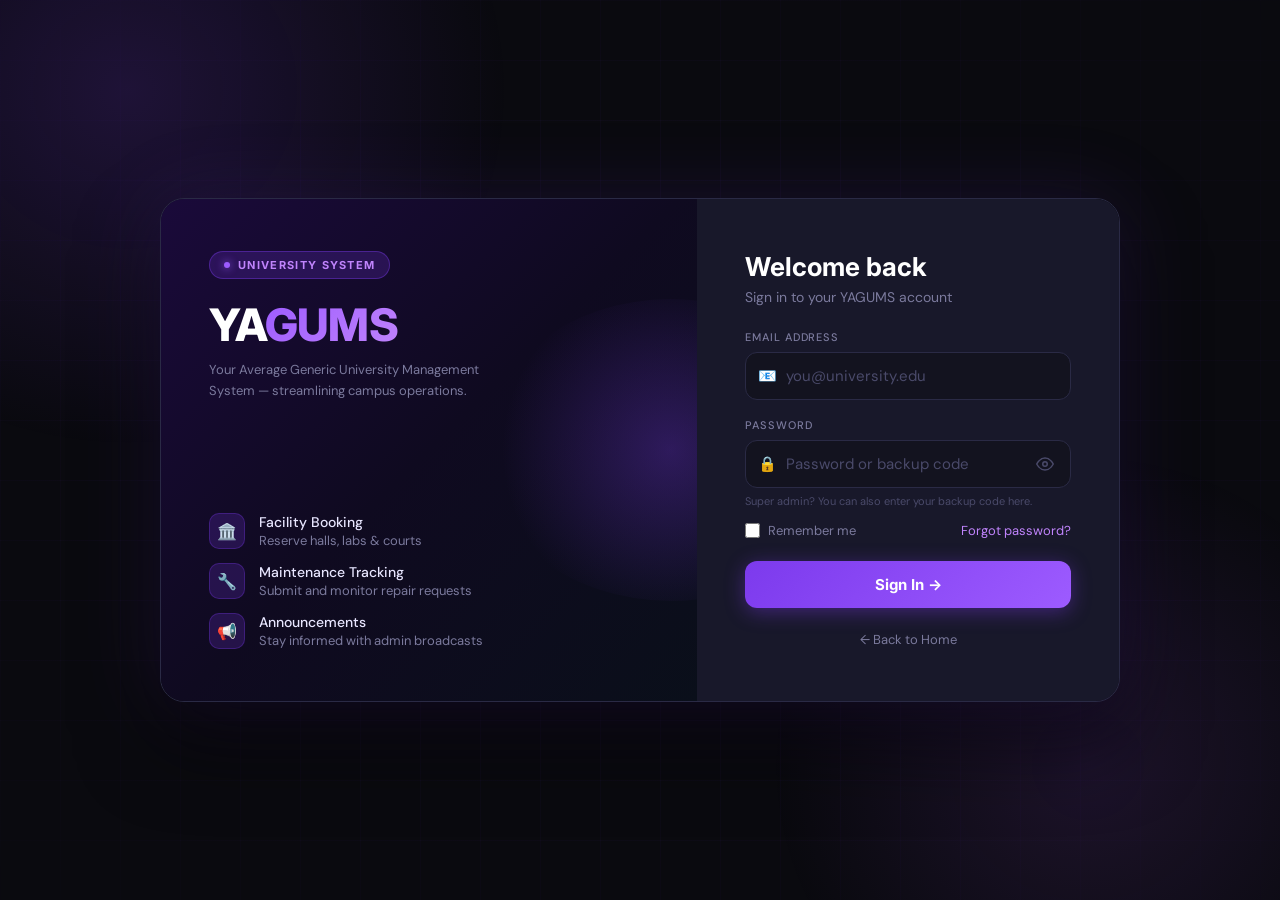
<file: login.html>
<!DOCTYPE html>
<html lang="en">
<head>
<meta charset="UTF-8">
<meta name="viewport" content="width=device-width, initial-scale=1.0">
<title>YAGUMS – Login</title>
<link href="https://fonts.googleapis.com/css2?family=Inter:wght@400;500;600;700;800;900&family=DM+Sans:wght@300;400;500&display=swap" rel="stylesheet">
<style>
  :root {
    --black:#0a0a0f; --deep:#0f0f1a; --surface:#13131f; --card:#18182a;
    --border:#2a2a45; --purple:#7c3aed; --purp2:#9d5bff;
    --text:#e8e6ff; --muted:#7b7a9d; --dim:#4a4a6a; --accent:#c084fc;
    --error:#f87171; --success:#34d399;
  }
  *,*::before,*::after { margin:0; padding:0; box-sizing:border-box; }
  body { font-family:'DM Sans',sans-serif; background:var(--black); color:var(--text); min-height:100vh; min-height:100dvh; display:flex; align-items:center; justify-content:center; padding:16px; }

  /* Background */
  .bg { position:fixed; inset:0; z-index:0; pointer-events:none; }
  .bg::before { content:''; position:absolute; top:-30%; left:-20%; width:60%; height:80%; background:radial-gradient(ellipse,rgba(124,58,237,.18) 0%,transparent 70%); animation:drift 8s ease-in-out infinite alternate; }
  .bg::after  { content:''; position:absolute; bottom:-20%; right:-10%; width:50%; height:70%; background:radial-gradient(ellipse,rgba(168,85,247,.12) 0%,transparent 70%); animation:drift 10s ease-in-out infinite alternate-reverse; }
  @keyframes drift { from{transform:translate(0,0)} to{transform:translate(3%,4%)} }
  .grid-overlay { position:fixed; inset:0; z-index:0; background-image:linear-gradient(rgba(124,58,237,.04) 1px,transparent 1px),linear-gradient(90deg,rgba(124,58,237,.04) 1px,transparent 1px); background-size:60px 60px; mask-image:radial-gradient(ellipse 80% 80% at 50% 50%,black 40%,transparent 100%); pointer-events:none; }

  /* Container */
  .container { position:relative; z-index:1; display:flex; width:100%; max-width:960px; border-radius:24px; overflow:hidden; border:1px solid var(--border); box-shadow:0 0 80px rgba(124,58,237,.15),0 40px 80px rgba(0,0,0,.6); animation:rise .6s cubic-bezier(.16,1,.3,1) forwards; opacity:0; transform:translateY(24px); }
  @keyframes rise { to{opacity:1;transform:translateY(0)} }

  /* Left panel */
  .panel-left { flex:1; min-width:0; background:linear-gradient(135deg,#1a0a3a 0%,#0f0a20 50%,#0a0f1a 100%); padding:clamp(32px,5vw,52px) clamp(24px,4vw,48px); display:flex; flex-direction:column; justify-content:space-between; position:relative; overflow:hidden; }
  .panel-left::before { content:''; position:absolute; top:20%; right:-30%; width:70%; height:60%; background:radial-gradient(circle,rgba(124,58,237,.3) 0%,transparent 70%); border-radius:50%; pointer-events:none; }
  .brand { position:relative; z-index:1; }
  .brand-badge { display:inline-flex; align-items:center; gap:8px; background:rgba(124,58,237,.2); border:1px solid rgba(124,58,237,.4); border-radius:100px; padding:6px 14px; font-family:'Inter',sans-serif; font-size:11px; font-weight:700; letter-spacing:.12em; text-transform:uppercase; color:var(--accent); margin-bottom:24px; }
  .brand-badge::before { content:''; width:6px; height:6px; background:var(--purp2); border-radius:50%; box-shadow:0 0 8px var(--purp2); animation:pulse 2s ease-in-out infinite; }
  @keyframes pulse { 0%,100%{opacity:1;transform:scale(1)} 50%{opacity:.5;transform:scale(.8)} }
  .brand h1 { font-family:'Inter',sans-serif; font-size:clamp(28px,3.5vw,48px); font-weight:800; line-height:1; letter-spacing:-.02em; color:#fff; margin-bottom:12px; }
  .brand h1 span { background:linear-gradient(135deg,var(--purp2),var(--accent)); -webkit-background-clip:text; -webkit-text-fill-color:transparent; background-clip:text; }
  .brand p { font-size:13px; color:var(--muted); line-height:1.6; max-width:280px; }
  .features { position:relative; z-index:1; display:flex; flex-direction:column; gap:14px; }
  .feature { display:flex; align-items:center; gap:14px; }
  .feature-icon { width:36px; height:36px; background:rgba(124,58,237,.2); border:1px solid rgba(124,58,237,.3); border-radius:10px; display:flex; align-items:center; justify-content:center; font-size:16px; flex-shrink:0; }
  .feature-text { font-size:13px; color:var(--muted); }
  .feature-text strong { display:block; font-size:14px; color:var(--text); font-weight:500; margin-bottom:1px; }

  /* Mobile banner */
  .mobile-banner { display:none; background:linear-gradient(160deg,#1a0a3a 0%,#0f0a20 100%); border-bottom:1px solid var(--border); padding:28px 24px 22px; text-align:center; position:relative; overflow:hidden; }
  .mobile-banner::before { content:''; position:absolute; inset:0; background:radial-gradient(ellipse at 50% 0%,rgba(124,58,237,.35) 0%,transparent 70%); pointer-events:none; }
  .mobile-banner .brand-badge { margin:0 auto 12px; position:relative; }
  .mobile-banner h1 { font-family:'Inter',sans-serif; font-size:38px; font-weight:800; color:#fff; letter-spacing:-.02em; position:relative; }
  .mobile-banner h1 span { background:linear-gradient(135deg,var(--purp2),var(--accent)); -webkit-background-clip:text; -webkit-text-fill-color:transparent; background-clip:text; }
  .mobile-banner p { font-size:12px; color:var(--muted); margin-top:5px; position:relative; }

  /* Right panel */
  .panel-right { width:clamp(300px,44%,440px); flex-shrink:0; background:var(--card); padding:clamp(32px,5vw,52px) clamp(24px,4vw,48px); display:flex; flex-direction:column; justify-content:center; }
  .form-header { margin-bottom:24px; }
  .form-header h2 { font-family:'Inter',sans-serif; font-size:clamp(20px,2.5vw,26px); font-weight:700; color:#fff; margin-bottom:6px; }
  .form-header p { font-size:14px; color:var(--muted); }

  /* Alert */
  .alert { display:none; padding:12px 15px; border-radius:12px; font-size:13px; margin-bottom:18px; line-height:1.5; }
  .alert.show { display:block; }
  .alert.error   { background:rgba(248,113,113,.12); border:1px solid rgba(248,113,113,.35); color:var(--error); }
  .alert.success { background:rgba(52,211,153,.12);  border:1px solid rgba(52,211,153,.35);  color:var(--success); }
  .alert-title { font-weight:600; margin-bottom:3px; }
  .alert-hint  { font-size:12px; opacity:.85; margin-top:4px; }

  /* Fields */
  .form-group { margin-bottom:18px; }
  .form-group label { display:block; font-size:11px; font-weight:500; letter-spacing:.08em; text-transform:uppercase; color:var(--muted); margin-bottom:8px; }
  .input-wrap { position:relative; }
  .input-wrap .icon { position:absolute; left:13px; top:50%; transform:translateY(-50%); font-size:15px; pointer-events:none; }
  .input-wrap input { width:100%; background:var(--surface); border:1px solid var(--border); border-radius:12px; padding:13px 14px 13px 40px; font-family:'DM Sans',sans-serif; font-size:15px; color:var(--text); outline:none; transition:border-color .2s,box-shadow .2s; -webkit-appearance:none; }
  .input-wrap input::placeholder { color:var(--dim); }
  .input-wrap input:focus { border-color:var(--purple); box-shadow:0 0 0 3px rgba(124,58,237,.15); }
  .input-wrap input.err { border-color:var(--error) !important; }

  .form-row { display:flex; align-items:center; justify-content:space-between; margin-bottom:22px; margin-top:-4px; flex-wrap:wrap; gap:8px; }
  .checkbox-label { display:flex; align-items:center; gap:8px; font-size:13px; color:var(--muted); cursor:pointer; }
  .checkbox-label input[type=checkbox] { accent-color:var(--purple); width:15px; height:15px; }
  .forgot-link { font-size:13px; color:var(--accent); text-decoration:none; transition:color .2s; cursor:pointer; background:none; border:none; font-family:'DM Sans',sans-serif; }
  .forgot-link:hover { color:var(--purp2); }

  /* Eye toggle */
  .eye-btn { position:absolute; right:13px; top:50%; transform:translateY(-50%); background:none; border:none; cursor:pointer; color:var(--dim); display:flex; align-items:center; padding:2px 4px; transition:color .2s; -webkit-tap-highlight-color:transparent; }
  .eye-btn:hover { color:var(--muted); }
  .input-wrap input.has-eye { padding-right:42px; }

  /* Forgot password modal */
  .fp-modal-backdrop { display:none; position:fixed; inset:0; z-index:300; background:rgba(0,0,0,.7); backdrop-filter:blur(6px); align-items:center; justify-content:center; padding:16px; }
  .fp-modal-backdrop.open { display:flex; }
  .fp-modal { background:#16162a; border:1px solid #2e2e50; border-radius:20px; padding:32px 28px; width:100%; max-width:400px; text-align:center; animation:fpIn .3s cubic-bezier(.16,1,.3,1); position:relative; }
  @keyframes fpIn { from{opacity:0;transform:scale(.94) translateY(12px)} to{opacity:1;transform:scale(1) translateY(0)} }
  .fp-modal-close { position:absolute; top:14px; right:16px; background:transparent; border:none; font-size:18px; color:var(--muted); cursor:pointer; line-height:1; }
  .fp-modal-close:hover { color:var(--text); }
  .fp-icon { font-size:42px; margin-bottom:14px; }
  .fp-modal h3 { font-family:'Inter',sans-serif; font-size:18px; font-weight:800; color:#fff; margin-bottom:8px; }
  .fp-modal p { font-size:13px; color:var(--muted); line-height:1.65; margin-bottom:18px; }
  .fp-email-box { display:flex; align-items:center; justify-content:center; gap:8px; background:rgba(124,58,237,.12); border:1px solid rgba(124,58,237,.3); border-radius:12px; padding:12px 16px; margin-bottom:20px; }
  .fp-email-box span { font-size:14px; font-weight:600; color:var(--accent); }
  .fp-copy-btn { background:none; border:1px solid rgba(124,58,237,.3); border-radius:8px; padding:5px 10px; font-size:11px; color:var(--muted); cursor:pointer; transition:all .2s; font-family:'DM Sans',sans-serif; }
  .fp-copy-btn:hover { background:rgba(124,58,237,.15); color:var(--text); }
  .fp-close-btn { width:100%; background:linear-gradient(135deg,var(--purple),var(--purp2)); border:none; border-radius:12px; padding:12px; font-family:'Inter',sans-serif; font-size:14px; font-weight:700; color:#fff; cursor:pointer; transition:all .2s; }
  .fp-close-btn:hover { transform:translateY(-1px); box-shadow:0 6px 20px rgba(124,58,237,.4); }

  /* Button */
  .btn-primary { width:100%; background:linear-gradient(135deg,var(--purple),var(--purp2)); border:none; border-radius:12px; padding:14px; font-family:'Inter',sans-serif; font-size:15px; font-weight:700; color:#fff; cursor:pointer; transition:all .2s; box-shadow:0 4px 20px rgba(124,58,237,.4); -webkit-tap-highlight-color:transparent; touch-action:manipulation; }
  .btn-primary:hover:not(:disabled) { transform:translateY(-1px); box-shadow:0 8px 30px rgba(124,58,237,.5); }
  .btn-primary:active { transform:translateY(0); opacity:.9; }
  .btn-primary:disabled { opacity:.6; cursor:not-allowed; }
  .spinner { display:inline-block; width:15px; height:15px; border:2px solid rgba(255,255,255,.3); border-top-color:#fff; border-radius:50%; animation:spin .7s linear infinite; vertical-align:middle; margin-right:7px; }
  @keyframes spin { to{transform:rotate(360deg)} }


  /* Responsive */
  @media (max-width:820px) { .features{display:none} .panel-left{padding:36px 28px;justify-content:center} }
  @media (max-width:600px) {
    body{padding:0;align-items:flex-start}
    .container{flex-direction:column;border-radius:0;border:none;box-shadow:none;min-height:100vh;min-height:100dvh;max-width:100%}
    .panel-left{display:none} .mobile-banner{display:block}
    .panel-right{width:100%;flex:1;padding:32px 24px 48px;justify-content:flex-start}
    .input-wrap input{font-size:16px} .btn-primary{padding:16px;font-size:16px}
  }
  @media (max-width:360px) { .panel-right{padding:24px 18px 40px} }
</style>
</head>
<body>
<div class="bg"></div>
<div class="grid-overlay"></div>

<div class="container">
  <!-- Desktop left panel -->
  <div class="panel-left">
    <div class="brand">
      <div class="brand-badge">University System</div>
      <h1>YA<span>GUMS</span></h1>
      <p>Your Average Generic University Management System — streamlining campus operations.</p>
    </div>
    <div class="features">
      <div class="feature"><div class="feature-icon">🏛️</div><div class="feature-text"><strong>Facility Booking</strong>Reserve halls, labs & courts</div></div>
      <div class="feature"><div class="feature-icon">🔧</div><div class="feature-text"><strong>Maintenance Tracking</strong>Submit and monitor repair requests</div></div>
      <div class="feature"><div class="feature-icon">📢</div><div class="feature-text"><strong>Announcements</strong>Stay informed with admin broadcasts</div></div>
    </div>
  </div>

  <!-- Mobile banner -->
  <div class="mobile-banner">
    <div class="brand-badge">University System</div>
    <h1>YA<span>GUMS</span></h1>
    <p>Your Average Generic University Management System</p>
  </div>

  <!-- Login form -->
  <div class="panel-right">
    <div class="form-header">
      <h2>Welcome back</h2>
      <p>Sign in to your YAGUMS account</p>
    </div>

    <div class="alert" id="alert"></div>

    <div class="form-group">
      <label>Email Address</label>
      <div class="input-wrap">
        <span class="icon">📧</span>
        <input type="email" id="email" placeholder="you@university.edu" autocomplete="email">
      </div>
    </div>

    <div class="form-group">
      <label>Password</label>
      <div class="input-wrap">
        <span class="icon">🔒</span>
        <input type="password" id="password" class="has-eye" placeholder="Password or backup code" autocomplete="current-password">
        <button type="button" class="eye-btn" id="eye-btn" onclick="toggleEye()" tabindex="-1" aria-label="Show password">
          <svg id="eye-icon" width="18" height="18" viewBox="0 0 24 24" fill="none" stroke="currentColor" stroke-width="2" stroke-linecap="round" stroke-linejoin="round">
            <path d="M1 12s4-8 11-8 11 8 11 8-4 8-11 8-11-8-11-8z"/><circle cx="12" cy="12" r="3"/>
          </svg>
        </button>
      </div>
      <div style="font-size:11px;color:var(--dim);margin-top:6px;">Super admin? You can also enter your backup code here.</div>
    </div>

    <div class="form-row">
      <label class="checkbox-label"><input type="checkbox" id="remember"> Remember me</label>
      <button type="button" class="forgot-link" onclick="openForgotModal()">Forgot password?</button>
    </div>

    <button class="btn-primary" id="loginBtn" onclick="handleLogin()">Sign In →</button>

    <div style="text-align:center;margin-top:20px;">
      <a href="index.html" style="font-size:13px;color:var(--muted);text-decoration:none;transition:color .2s;" onmouseover="this.style.color='var(--accent)'" onmouseout="this.style.color='var(--muted)'">← Back to Home</a>
    </div>
  </div>
</div>

<!-- Forgot Password Modal -->
<div class="fp-modal-backdrop" id="fp-modal">
  <div class="fp-modal">
    <button class="fp-modal-close" onclick="closeForgotModal()">✕</button>
    <div class="fp-icon">🔑</div>
    <h3>Forgot Your Password?</h3>
    <p>Password resets are managed by your system administrator. Please contact the YAGUMS support team and they will reset your account for you.</p>
    <div class="fp-email-box">
      <span id="fp-email-text">support@yagums.edu</span>
      <button class="fp-copy-btn" onclick="copyEmail()" id="fp-copy-btn">Copy</button>
    </div>
    <p style="font-size:12px;color:var(--dim);margin-bottom:20px;">Include your registered email address and student/staff ID in your message.</p>
    <button class="fp-close-btn" onclick="closeForgotModal()">Got it</button>
  </div>
</div>

<script>
// ── Eye toggle ────────────────────────────────────
function toggleEye() {
  const input = document.getElementById('password');
  const icon  = document.getElementById('eye-icon');
  const btn   = document.getElementById('eye-btn');
  const showing = input.type === 'text';
  input.type = showing ? 'password' : 'text';
  // Swap SVG: open eye ↔ eye-off
  icon.innerHTML = showing
    ? '<path d="M1 12s4-8 11-8 11 8 11 8-4 8-11 8-11-8-11-8z"/><circle cx="12" cy="12" r="3"/>'
    : '<path d="M17.94 17.94A10.07 10.07 0 0 1 12 20c-7 0-11-8-11-8a18.45 18.45 0 0 1 5.06-5.94"/>' +
      '<path d="M9.9 4.24A9.12 9.12 0 0 1 12 4c7 0 11 8 11 8a18.5 18.5 0 0 1-2.16 3.19"/>' +
      '<line x1="1" y1="1" x2="23" y2="23"/>';
  btn.style.color = showing ? 'var(--dim)' : 'var(--accent)';
}

// ── Forgot password modal ─────────────────────────
function openForgotModal()  { document.getElementById('fp-modal').classList.add('open'); }
function closeForgotModal() { document.getElementById('fp-modal').classList.remove('open'); }

// Close on backdrop click
document.getElementById('fp-modal').addEventListener('click', function(e) {
  if (e.target === this) closeForgotModal();
});

function copyEmail() {
  const email = document.getElementById('fp-email-text').textContent;
  navigator.clipboard.writeText(email).then(() => {
    const btn = document.getElementById('fp-copy-btn');
    btn.textContent = '✓ Copied';
    btn.style.color = 'var(--success)';
    btn.style.borderColor = 'rgba(52,211,153,.4)';
    setTimeout(() => { btn.textContent='Copy'; btn.style.color=''; btn.style.borderColor=''; }, 2000);
  }).catch(() => {
    // Fallback for older browsers
    const el = document.createElement('textarea');
    el.value = email; document.body.appendChild(el);
    el.select(); document.execCommand('copy'); document.body.removeChild(el);
    const btn = document.getElementById('fp-copy-btn');
    btn.textContent = '✓ Copied';
    setTimeout(() => btn.textContent='Copy', 2000);
  });
}

// Restore remembered email
const _saved = localStorage.getItem('yagums_email');
if (_saved) { document.getElementById('email').value = _saved; document.getElementById('remember').checked = true; }

function showAlert(title, hint, type) {
  const a = document.getElementById('alert');
  a.innerHTML = `<div class="alert-title">${type==='error'?'✕ ':'✓ '}${title}</div>${hint?`<div class="alert-hint">${hint}</div>`:''}`;
  a.className = 'alert show ' + (type || 'error');
}
function hideAlert() { document.getElementById('alert').className = 'alert'; }

function setLoading(on) {
  const b = document.getElementById('loginBtn');
  b.disabled = on;
  b.innerHTML = on ? '<span class="spinner"></span>Signing in…' : 'Sign In →';
}

function markErr() {
  ['email','password'].forEach(id => {
    const el = document.getElementById(id);
    el.classList.add('err');
    el.addEventListener('input', () => el.classList.remove('err'), { once:true });
  });
}

async function handleLogin() {
  hideAlert();
  const email    = document.getElementById('email').value.trim();
  const password = document.getElementById('password').value;

  if (!email)    { showAlert('Please enter your email address.'); return; }
  if (!password) { showAlert('Please enter your password or backup code.'); return; }
  if (!/^[^\s@]+@[^\s@]+\.[^\s@]+$/.test(email)) { showAlert('Please enter a valid email address.'); return; }

  setLoading(true);

  try {
    const res  = await fetch('api/login.php', {
      method : 'POST',
      headers: { 'Content-Type': 'application/json' },
      body   : JSON.stringify({ email, password }),
    });

    const text = await res.text();
    let data;
    try {
      data = JSON.parse(text);
    } catch {
      showAlert(
        'Server returned an unexpected response.',
        'Make sure XAMPP is running and you are opening this via <strong>http://localhost/yagums/login.html</strong>.<br>' +
        '<small>Raw: ' + text.substring(0,120) + '</small>'
      );
      setLoading(false);
      return;
    }

    if (!data.success) {
      showAlert(data.message || 'Login failed.', data.hint || '');
      markErr();
      setLoading(false);
      return;
    }

    // Save session
    localStorage.setItem('yagums_token', data.token);
    localStorage.setItem('yagums_user',  JSON.stringify(data.user));
    document.cookie = `yagums_token=${data.token}; path=/; max-age=86400; SameSite=Lax`;

    if (document.getElementById('remember').checked) {
      localStorage.setItem('yagums_email', email);
    } else {
      localStorage.removeItem('yagums_email');
    }

    showAlert('Welcome back, ' + data.user.first_name + '!', '', 'success');
    setTimeout(() => window.location.href = data.dashboard, 500);

  } catch (err) {
    showAlert(
      'Could not connect to server.',
      'Make sure XAMPP/WAMP is running and open this page via <strong>http://localhost/yagums/login.html</strong> — not by double-clicking the file.'
    );
    setLoading(false);
  }
}

document.addEventListener('keydown', e => { if (e.key === 'Enter') handleLogin(); });
</script>
</body>
</html>
</file>
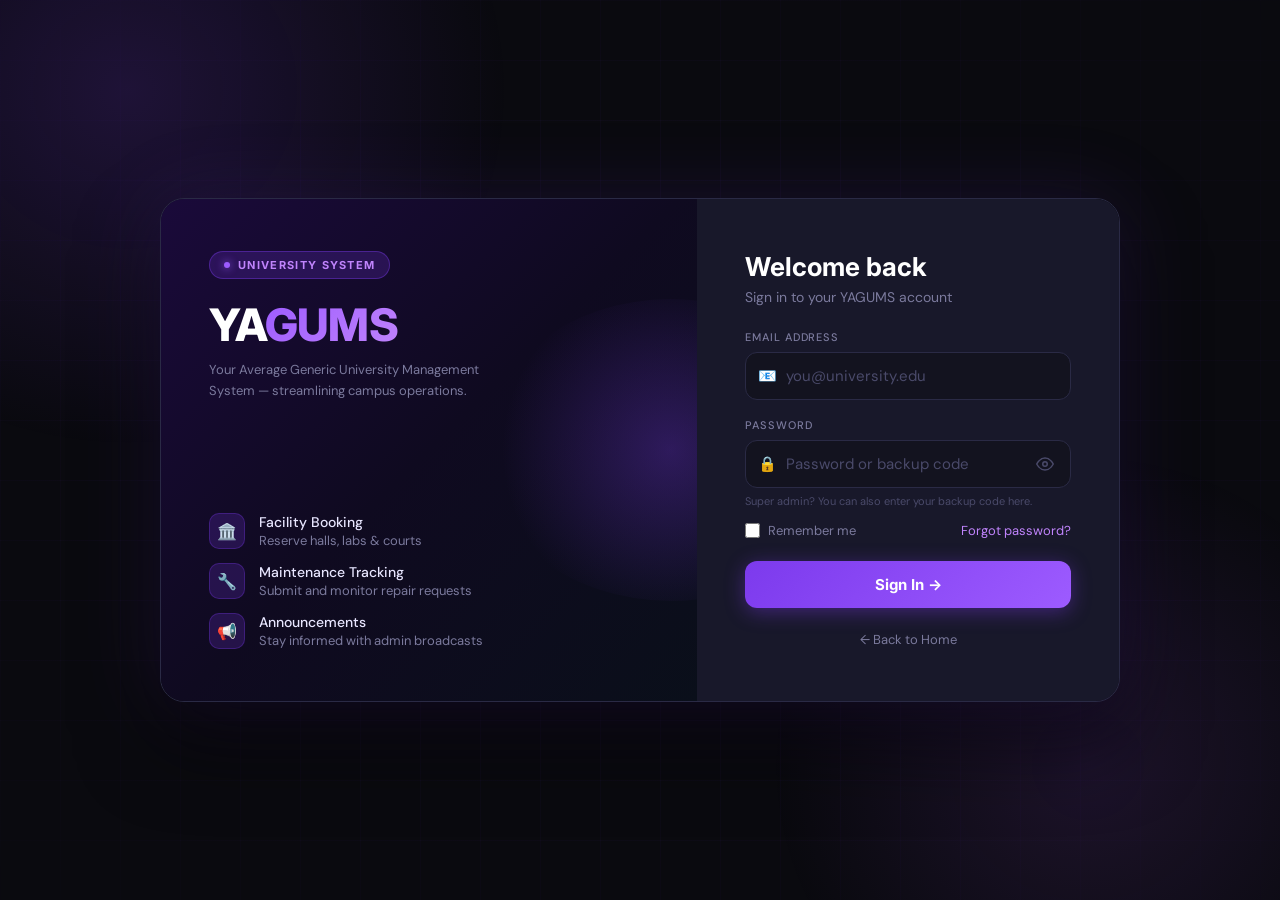
<file: notifications.html>
<!DOCTYPE html>
<html lang="en">
<head>
<meta charset="UTF-8">
<meta name="viewport" content="width=device-width, initial-scale=1.0, maximum-scale=1.0, user-scalable=no">
<meta name="apple-mobile-web-app-capable" content="yes">
<title>YAGUMS – Notifications</title>
<link href="https://fonts.googleapis.com/css2?family=Inter:wght@400;500;600;700;800;900&family=DM+Sans:wght@300;400;500&display=swap" rel="stylesheet">
<style>
/* ── Reset ── */
*, *::before, *::after { margin:0; padding:0; box-sizing:border-box; }
:root {
  --black:#0a0a0f; --deep:#0f0f1a; --surface:#13131f; --card:#16162a;
  --border:#252540; --border2:#2e2e50;
  --purple:#7c3aed; --purp2:#9d5bff; --accent:#c084fc;
  --text:#e8e6ff; --muted:#7b7a9d; --dim:#4a4a6a;
  --green:#34d399; --amber:#f59e0b; --red:#f87171; --blue:#60a5fa;
}
body { font-family:'DM Sans',sans-serif; background:var(--black); color:var(--text); min-height:100vh; min-height:100dvh; }

/* ── Topbar ── */
.topbar { position:sticky; top:0; z-index:50; background:var(--deep); border-bottom:1px solid var(--border); padding:0 16px; height:56px; display:flex; align-items:center; justify-content:space-between; gap:8px; overflow:hidden; }
.topbar-left  { display:flex; align-items:center; gap:8px; min-width:0; flex:1; overflow:hidden; }
.topbar-right { display:flex; align-items:center; gap:8px; flex-shrink:0; }
.topbar-title { font-family:'Inter',sans-serif; font-size:15px; font-weight:700; color:#fff; white-space:nowrap; overflow:hidden; text-overflow:ellipsis; }
.back-btn { display:inline-flex; align-items:center; gap:5px; padding:6px 12px; border-radius:10px; font-size:12px; font-weight:600; font-family:'DM Sans',sans-serif; color:var(--muted); border:1px solid var(--border2); background:transparent; cursor:pointer; text-decoration:none; transition:all .2s; -webkit-tap-highlight-color:transparent; touch-action:manipulation; white-space:nowrap; flex-shrink:0; }
.back-btn:hover { border-color:var(--purple); color:var(--text); background:rgba(124,58,237,.08); }
.logout-link { display:inline-flex; align-items:center; gap:5px; font-size:12px; font-weight:500; color:var(--muted); cursor:pointer; padding:6px 12px; border-radius:9px; border:1px solid var(--border); background:none; font-family:'DM Sans',sans-serif; transition:all .2s; -webkit-tap-highlight-color:transparent; touch-action:manipulation; white-space:nowrap; flex-shrink:0; }
.logout-link:hover { color:var(--red); border-color:rgba(248,113,113,.3); background:rgba(248,113,113,.06); }

/* ── Page ── */
.page { max-width:680px; margin:0 auto; padding:32px 20px 60px; }
.page-header { margin-bottom:22px; display:flex; align-items:flex-start; justify-content:space-between; gap:12px; flex-wrap:wrap; }
.page-header h1 { font-family:'Inter',sans-serif; font-size:22px; font-weight:800; color:#fff; margin-bottom:4px; }
.page-header p  { font-size:13px; color:var(--muted); }

/* ── Controls bar ── */
.controls { display:flex; align-items:center; gap:8px; flex-wrap:wrap; margin-bottom:18px; }
.filter-btn { padding:6px 15px; border-radius:100px; font-size:12px; font-weight:600; font-family:'DM Sans',sans-serif; border:1px solid var(--border2); background:transparent; color:var(--muted); cursor:pointer; transition:all .18s; -webkit-tap-highlight-color:transparent; touch-action:manipulation; }
.filter-btn:hover { border-color:var(--purple); color:var(--text); }
.filter-btn.active           { background:rgba(124,58,237,.18); border-color:var(--purple); color:var(--accent); }
.filter-btn.f-unread.active  { background:rgba(157,91,255,.2); border-color:var(--purp2); color:var(--purp2); }
.filter-btn.f-ann.active     { background:rgba(192,132,252,.15); border-color:var(--accent); color:var(--accent); }

.mark-all-btn { margin-left:auto; display:inline-flex; align-items:center; gap:6px; font-size:12px; font-weight:600; font-family:'DM Sans',sans-serif; color:var(--accent); border:1px solid rgba(192,132,252,.3); background:none; padding:6px 14px; border-radius:100px; cursor:pointer; transition:all .18s; -webkit-tap-highlight-color:transparent; touch-action:manipulation; }
.mark-all-btn:hover { background:rgba(124,58,237,.12); }

/* ── Notification list ── */
.notif-list { display:flex; flex-direction:column; gap:1px; background:var(--border); border-radius:16px; overflow:hidden; }
.notif-card { background:var(--card); padding:16px 18px; display:flex; align-items:flex-start; gap:14px; cursor:pointer; transition:background .18s; position:relative; }
.notif-card:hover  { background:rgba(124,58,237,.06); }
.notif-card.unread { background:rgba(124,58,237,.07); }
.notif-card.unread::before { content:''; position:absolute; left:0; top:0; bottom:0; width:3px; background:var(--purp2); border-radius:0; }

/* Type icon circle */
.notif-icon { width:38px; height:38px; border-radius:11px; display:flex; align-items:center; justify-content:center; font-size:17px; flex-shrink:0; }
.notif-icon.success     { background:rgba(52,211,153,.15); }
.notif-icon.warning     { background:rgba(245,158,11,.15); }
.notif-icon.error       { background:rgba(248,113,113,.15); }
.notif-icon.info        { background:rgba(96,165,250,.15); }
.notif-icon.announcement{ background:rgba(192,132,252,.15); }

.notif-body  { flex:1; min-width:0; }
.notif-msg   { font-size:13px; color:var(--muted); line-height:1.55; margin-bottom:5px; }
.notif-card.unread .notif-msg { color:var(--text); }
.notif-time  { font-size:11px; color:var(--dim); }

.notif-dot { width:8px; height:8px; border-radius:50%; flex-shrink:0; margin-top:5px; }
.notif-dot.unread { background:var(--purp2); box-shadow:0 0 5px rgba(157,91,255,.5); }
.notif-dot.read   { background:transparent; }

/* ── Pagination ── */
.pagination { display:flex; align-items:center; justify-content:space-between; margin-top:24px; gap:12px; flex-wrap:wrap; }
.page-info  { font-size:13px; color:var(--muted); }
.page-info b { color:var(--text); }
.page-btns  { display:flex; gap:8px; }
.page-btn { display:inline-flex; align-items:center; gap:6px; padding:8px 18px; border-radius:10px; font-size:13px; font-weight:600; font-family:'DM Sans',sans-serif; border:1px solid var(--border2); background:transparent; color:var(--muted); cursor:pointer; transition:all .2s; -webkit-tap-highlight-color:transparent; touch-action:manipulation; }
.page-btn:hover:not(:disabled) { border-color:var(--purple); color:var(--text); background:rgba(124,58,237,.08); }
.page-btn:disabled { opacity:.35; cursor:not-allowed; }
.page-btn.primary { background:linear-gradient(135deg,var(--purple),var(--purp2)); border-color:transparent; color:#fff; box-shadow:0 4px 14px rgba(124,58,237,.28); }
.page-btn.primary:hover:not(:disabled) { transform:translateY(-1px); box-shadow:0 6px 20px rgba(124,58,237,.4); }
.page-btn.active-page { background:rgba(124,58,237,.18); border-color:var(--purple); color:var(--accent); pointer-events:none; }
.page-ell { padding:0 4px; color:var(--dim); font-size:12px; display:inline-flex; align-items:center; }

/* ── Empty ── */
.empty-state { padding:60px 20px; text-align:center; }
.empty-icon  { font-size:48px; margin-bottom:14px; }
.empty-state h3 { font-family:'Inter',sans-serif; font-size:18px; color:var(--text); margin-bottom:8px; }
.empty-state p  { font-size:13px; color:var(--muted); }

/* ── Skeleton ── */
.skeleton { background:linear-gradient(90deg,var(--surface) 25%,var(--card) 50%,var(--surface) 75%); background-size:200% 100%; animation:shimmer 1.4s infinite; border-radius:8px; }
@keyframes shimmer { from{background-position:200% 0} to{background-position:-200% 0} }
.skel-row { height:72px; margin-bottom:1px; border-radius:0; }
.skel-row:first-child { border-radius:16px 16px 0 0; }
.skel-row:last-child  { border-radius:0 0 16px 16px; }

/* ── Responsive ── */
@media (min-width:769px) and (max-width:1024px) {
  .page { max-width:100%; padding:24px 32px 60px; }
}
@media (max-width:768px) {
  .page { padding:14px 12px 100px; }
  .topbar { padding:0 12px; height:52px; }
  .topbar-title { font-size:14px; }
  .back-btn { padding:6px 10px; font-size:12px; }
  .logout-link { padding:6px 10px; font-size:12px; }
  .page-header h1 { font-size:18px; }
  .controls { gap:6px; }
  .filter-btn { padding:5px 12px; font-size:11px; }
  .mark-all-btn { padding:5px 12px; font-size:11px; }
  .notif-card { padding:12px 12px; gap:10px; }
  .notif-icon { width:34px; height:34px; font-size:15px; }
  .notif-msg { font-size:12px; }
  .page-header { flex-direction:column; }
}
@media (max-width:480px) {
  .pagination { flex-direction:column; align-items:center; gap:10px; }
  .page-btns { width:100%; justify-content:center; gap:8px; }
  .page-btn { flex:1; justify-content:center; padding:10px 8px; }
}
@media (max-width:380px) {
  .filter-btn { padding:5px 8px; font-size:10px; }
  .mark-all-btn { padding:5px 8px; font-size:10px; }
}
</style>
</head>
<body>

<!-- Topbar -->
<div class="topbar">
  <div class="topbar-left">
    <a id="back-btn" href="#" class="back-btn">← Back</a>
    <div class="topbar-title">🔔 Notifications</div>
  </div>
  <div class="topbar-right">
    <button class="logout-link" onclick="logout()">
      <svg width="14" height="14" viewBox="0 0 24 24" fill="none" stroke="currentColor" stroke-width="2.2" stroke-linecap="round" stroke-linejoin="round"><path d="M9 21H5a2 2 0 0 1-2-2V5a2 2 0 0 1 2-2h4"/><polyline points="16 17 21 12 16 7"/><line x1="21" y1="12" x2="9" y2="12"/></svg>
      Sign Out
    </button>
  </div>
</div>

<div class="page">
  <div class="page-header">
    <div>
      <h1>Notification History</h1>
      <p id="page-desc">Loading…</p>
    </div>
  </div>

  <!-- Filters + mark all -->
  <div class="controls">
    <button class="filter-btn active"   id="f-all"    onclick="setFilter('all')">All</button>
    <button class="filter-btn f-unread" id="f-unread" onclick="setFilter('unread')">🔵 Unread</button>
    <button class="filter-btn f-ann"    id="f-ann"    onclick="setFilter('announcement')">📢 Announcements</button>
    <button class="mark-all-btn" onclick="markAll()">✓ Mark all read</button>
  </div>

  <!-- List -->
  <div id="notif-list">
    <div class="skel-row skeleton"></div>
    <div class="skel-row skeleton"></div>
    <div class="skel-row skeleton"></div>
    <div class="skel-row skeleton"></div>
  </div>

  <!-- Pagination -->
  <div class="pagination" id="pagination" style="display:none;">
    <div class="page-info" id="page-info">—</div>
    <div class="page-btns" id="page-btns"></div>
  </div>
</div>

<script>
// ════════════════════════════════════════════════
//  Auth + role routing
// ════════════════════════════════════════════════
const _token = localStorage.getItem('yagums_token');
const _user  = JSON.parse(localStorage.getItem('yagums_user') || 'null');
if (!_token || !_user) { window.location.href = window.location.pathname.substring(0, window.location.pathname.lastIndexOf('/') + 1) + 'login.html'; }

const DASHBOARDS = {
  'Admin':'dashboard-admin.html', 'Facility Manager':'dashboard-facility.html',
  'Maintenance Staff':'dashboard-maintenance.html', 'Lecturer':'dashboard-lecturer.html',
  'Student':'dashboard-student.html',
};
const homeDash = DASHBOARDS[_user.role] || 'dashboard-student.html';
document.getElementById('back-btn').href = homeDash;

// ════════════════════════════════════════════════
//  State
// ════════════════════════════════════════════════
const PER_PAGE = 10;
let allData      = [];
let filtered     = [];
let currentPage  = 1;
let activeFilter = 'all';

// ════════════════════════════════════════════════
//  API
// ════════════════════════════════════════════════
async function api(url, method='GET', body) {
  try {
    const o = { headers:{'Authorization':'Bearer '+_token} };
    if (method==='POST') { o.method='POST'; o.headers['Content-Type']='application/json'; o.body=JSON.stringify(body); }
    const res = await fetch(url, o);
    if (res.status === 401 || res.status === 403) {
      window.location.href = window.location.pathname.substring(0, window.location.pathname.lastIndexOf('/') + 1) + 'login.html';
      return {success:false};
    }
    const data = await res.json();
    if (data.success === false && data.redirect) {
      window.location.href = window.location.pathname.substring(0, window.location.pathname.lastIndexOf('/') + 1) + 'login.html';
      return {success:false};
    }
    return data;
  } catch { return {success:false}; }
}

// ════════════════════════════════════════════════
//  Load + render
// ════════════════════════════════════════════════
async function load() {
  const data = await api('api/notifications.php?history=1');
  if (!data.success) {
    showEmpty('Could not load notifications. Make sure XAMPP is running and you are logged in.');
    document.getElementById('page-desc').textContent = 'Unable to connect to server';
    return;
  }
  allData = data.notifications || [];
  const unread = allData.filter(n => !n.is_read).length;
  document.getElementById('page-desc').textContent =
    allData.length + ' notification' + (allData.length!==1?'s':'') +
    (unread ? ' · ' + unread + ' unread' : ' · all read');
  applyFilter();
}

function setFilter(f) {
  activeFilter = f;
  document.querySelectorAll('.filter-btn').forEach(b => b.classList.remove('active'));
  // id="f-ann" for announcements filter, f-all and f-unread match directly
  const btnId = f === 'announcement' ? 'f-ann' : 'f-' + f;
  document.getElementById(btnId)?.classList.add('active');
  currentPage = 1;
  applyFilter();
}

function applyFilter() {
  switch (activeFilter) {
    case 'unread':       filtered = allData.filter(n => !n.is_read);          break;
    case 'announcement': filtered = allData.filter(n => n.is_announcement);   break;
    default:             filtered = allData;
  }
  render();
}

function render() {
  const total = filtered.length;
  const pages = Math.ceil(total / PER_PAGE) || 1;
  const start = (currentPage - 1) * PER_PAGE;
  const items = filtered.slice(start, start + PER_PAGE);
  const listEl = document.getElementById('notif-list');
  const pagEl  = document.getElementById('pagination');

  if (!total) {
    showEmpty(activeFilter !== 'all' ? 'No notifications match this filter.' : 'Your notification history is empty.');
    pagEl.style.display = 'none';
    return;
  }

  // Type → icon + class
  const ICONS = {
    success:      { icon:'✅', cls:'success' },
    warning:      { icon:'⚠️', cls:'warning' },
    error:        { icon:'❌', cls:'error' },
    info:         { icon:'ℹ️', cls:'info' },
    announcement: { icon:'📢', cls:'announcement' },
  };

  listEl.innerHTML = `<div class="notif-list">
    ${items.map(n => {
      const t    = n.is_announcement ? 'announcement' : (n.type || 'info');
      const ic   = ICONS[t] || ICONS.info;
      const read = n.is_read;
      return `
        <div class="notif-card ${read?'':'unread'}" onclick="markOne(${n.notification_id})">
          <div class="notif-icon ${ic.cls}">${ic.icon}</div>
          <div class="notif-body">
            <div class="notif-msg">${esc(n.message)}</div>
            <div class="notif-time">🕐 ${n.created_at}</div>
          </div>
          <div class="notif-dot ${read?'read':'unread'}"></div>
        </div>`;
    }).join('')}
  </div>`;

  // Pagination
  pagEl.style.display = 'flex';
  const from = start + 1, to = Math.min(start + PER_PAGE, total);
  document.getElementById('page-info').innerHTML = 'Showing <b>'+from+'–'+to+'</b> of <b>'+total+'</b>';
  buildPageBtns(pages);
}

function buildPageBtns(pages) {
  if (pages <= 1) { document.getElementById('page-btns').innerHTML = ''; return; }
  const btn  = (p,lbl,cls) => `<button class="page-btn ${cls}" onclick="gotoPage(${p})">${lbl}</button>`;
  const ell  = '<span class="page-ell">…</span>';
  let h = btn(currentPage-1,'← Prev', currentPage<=1?'disabled':'');
  h += btn(1,'1', currentPage===1?'active-page':'');
  const ws=Math.max(2,currentPage-2), we=Math.min(pages-1,currentPage+2);
  if(ws>2)h+=ell;
  for(let i=ws;i<=we;i++) h+=btn(i,i,currentPage===i?'active-page':'');
  if(we<pages-1)h+=ell;
  if(pages>1) h+=btn(pages,pages,currentPage===pages?'active-page':'');
  h+=btn(currentPage+1,'Next →', currentPage>=pages?'disabled':'');
  document.getElementById('page-btns').innerHTML = h;
}

function gotoPage(p) {
  const pages = Math.ceil(filtered.length / PER_PAGE) || 1;
  if (p < 1 || p > pages) return;
  currentPage = p;
  render();
  window.scrollTo({ top:0, behavior:'smooth' });
}

function showEmpty(msg) {
  document.getElementById('notif-list').innerHTML = `
    <div class="empty-state">
      <div class="empty-icon">🔔</div>
      <h3>No Notifications</h3>
      <p>${esc(msg)}</p>
    </div>`;
  document.getElementById('pagination').style.display = 'none';
}

// ════════════════════════════════════════════════
//  Mark read
// ════════════════════════════════════════════════
async function markOne(id) {
  const n = allData.find(x => x.notification_id === id);
  if (!n || n.is_read) return; // already read, skip API call
  n.is_read = true;
  await api('api/notifications.php', 'POST', { action:'read_one', notification_id:id });
  applyFilter(); // re-render in place — no full reload
}

async function markAll() {
  allData.forEach(n => n.is_read = true);
  applyFilter(); // instant UI update
  await api('api/notifications.php', 'POST', { action:'read_all' });
  // Refresh count in description
  document.getElementById('page-desc').textContent =
    allData.length + ' notification' + (allData.length!==1?'s':'') + ' · all read';
}

// ════════════════════════════════════════════════
//  Utility
// ════════════════════════════════════════════════
function esc(s) {
  return String(s||'').replace(/&/g,'&amp;').replace(/</g,'&lt;').replace(/>/g,'&gt;').replace(/"/g,'&quot;');
}
function logout() {
  localStorage.removeItem('yagums_token'); localStorage.removeItem('yagums_user');
  document.cookie = 'yagums_token=; path=/; max-age=0'; window.location.href = window.location.pathname.substring(0, window.location.pathname.lastIndexOf('/') + 1) + 'login.html';
}

// ── Init ──────────────────────────────────────────
load();

// ── Silent 5s refresh ──────────────────────────────
let _notifHash = '';
setInterval(async () => {
  const data = await api('api/notifications.php?history=1');
  if (!data.success) return;
  const h = data.notifications?.length + '|' + (data.notifications||[]).filter(n=>!n.is_read).length + '|' + (data.notifications?.[0]?.notification_id||'');
  if (h === _notifHash) return;
  _notifHash = h;
  allData = data.notifications || [];
  const unread = allData.filter(n => !n.is_read).length;
  document.getElementById('page-desc').textContent =
    allData.length + ' notification' + (allData.length!==1?'s':'') +
    (unread ? ' · ' + unread + ' unread' : ' · all read');
  applyFilter(); // re-render silently
}, 5000);
</script>
</body>
</html>
</file>
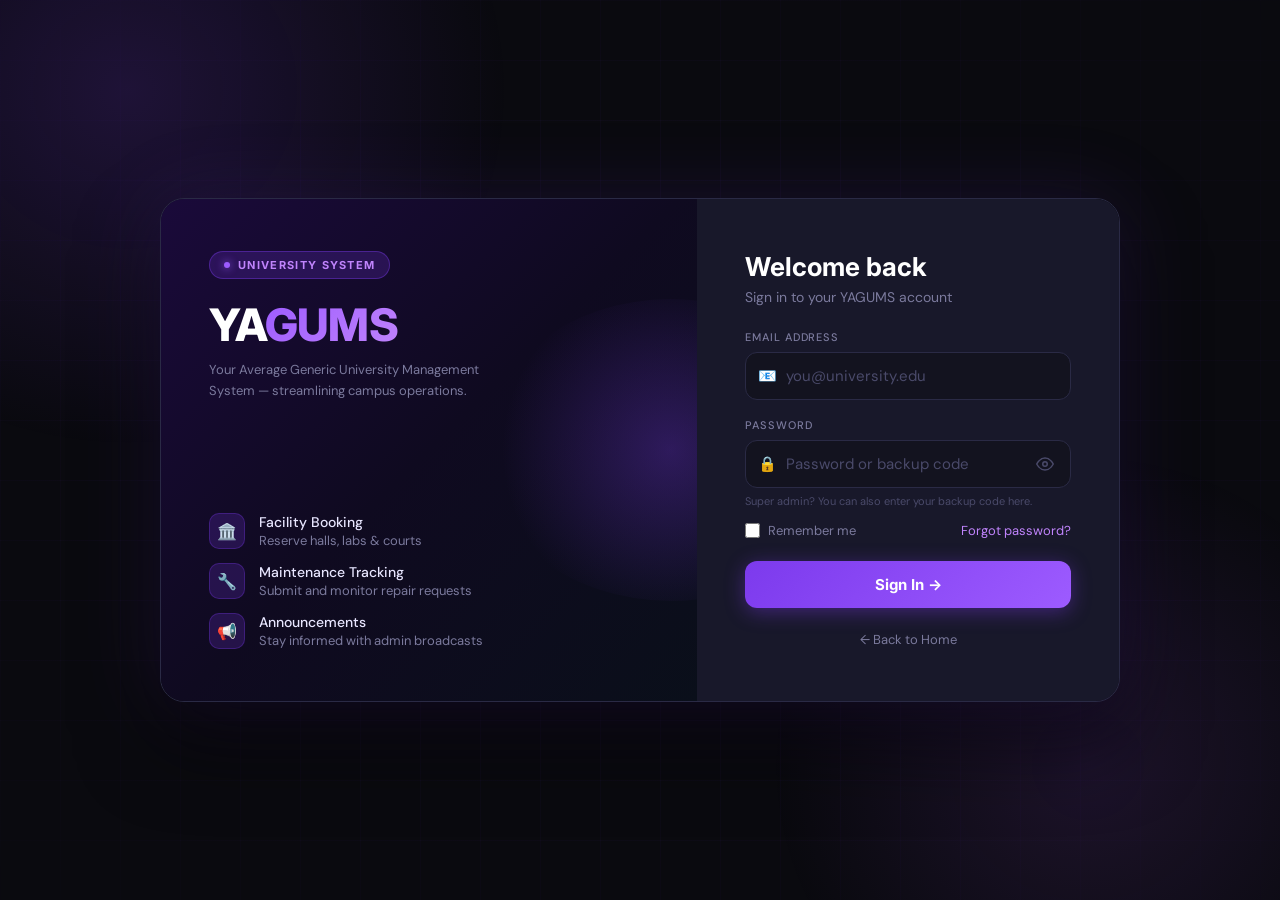
<file: profile.html>
<!DOCTYPE html>
<html lang="en">
<head>
<meta charset="UTF-8">
<meta name="viewport" content="width=device-width, initial-scale=1.0, maximum-scale=1.0">
<title>YAGUMS – My Profile</title>
<link href="https://fonts.googleapis.com/css2?family=Inter:wght@400;500;600;700;800;900&family=DM+Sans:wght@300;400;500&display=swap" rel="stylesheet">
<style>
/* ── Reset + Base ── */
*, *::before, *::after { margin:0; padding:0; box-sizing:border-box; }
:root {
  --black:#0a0a0f; --deep:#0f0f1a; --surface:#13131f; --card:#16162a;
  --border:#252540; --border2:#2e2e50;
  --purple:#7c3aed; --purp2:#9d5bff; --accent:#c084fc;
  --text:#e8e6ff; --muted:#7b7a9d; --dim:#4a4a6a;
  --green:#34d399; --amber:#f59e0b; --red:#f87171; --blue:#60a5fa;
}
body {
  font-family:'DM Sans', sans-serif;
  background:var(--black);
  color:var(--text);
  min-height:100vh;
  min-height:100dvh;
}

/* ── Top bar ── */
.topbar {
  position:sticky; top:0; z-index:50;
  background:var(--deep);
  border-bottom:1px solid var(--border);
  padding:0 20px;
  height:58px;
  display:flex; align-items:center; justify-content:space-between;
  gap:12px;
}
.topbar-left { display:flex; align-items:center; gap:10px; }
.back-btn {
  display:inline-flex; align-items:center; gap:6px;
  padding:7px 14px; border-radius:10px;
  font-size:13px; font-weight:600; font-family:'DM Sans',sans-serif;
  color:var(--muted); border:1px solid var(--border2);
  background:transparent; cursor:pointer;
  text-decoration:none; transition:all .2s;
  -webkit-tap-highlight-color:transparent; touch-action:manipulation;
}
.back-btn:hover { border-color:var(--purple); color:var(--text); background:rgba(124,58,237,.08); }
.topbar-title { font-family:'Inter',sans-serif; font-size:16px; font-weight:700; color:#fff; }
.topbar-right { display:flex; align-items:center; gap:8px; }
.logout-link {
  display:inline-flex; align-items:center; gap:6px;
  font-size:13px; font-weight:500; color:var(--muted); cursor:pointer;
  padding:7px 14px; border-radius:9px; border:1px solid var(--border);
  background:none; font-family:'DM Sans',sans-serif;
  transition:all .2s; -webkit-tap-highlight-color:transparent;
  touch-action:manipulation;
}
.logout-link:hover { color:var(--red); border-color:rgba(248,113,113,.3); background:rgba(248,113,113,.06); }

/* ── Page wrapper ── */
.page {
  max-width:900px;
  margin:0 auto;
  padding:36px 24px 60px;
}

/* ── Avatar section — truly centred ── */
.avatar-section {
  display:flex; flex-direction:column; align-items:center; justify-content:center;
  gap:10px; margin-bottom:32px; text-align:center;
}
.avatar-wrap { position:relative; display:inline-block; }
.avatar-img {
  width:100px; height:100px; border-radius:26px;
  background:linear-gradient(135deg,var(--purple),var(--accent));
  display:flex; align-items:center; justify-content:center;
  font-size:46px; overflow:hidden;
  border:3px solid rgba(124,58,237,.45);
  box-shadow:0 0 32px rgba(124,58,237,.25);
}
.avatar-img img { width:100%; height:100%; object-fit:cover; border-radius:23px; }
.avatar-edit-btn {
  position:absolute; bottom:-8px; right:-8px;
  width:32px; height:32px; border-radius:50%;
  background:var(--purple); border:2px solid var(--black);
  display:flex; align-items:center; justify-content:center;
  /* + icon via CSS — no emoji needed */
  font-size:20px; font-weight:300; line-height:1; color:#fff;
  cursor:pointer; transition:background .2s, transform .15s;
  -webkit-tap-highlight-color:transparent; touch-action:manipulation;
  user-select:none;
}
.avatar-edit-btn:hover { background:var(--purp2); transform:scale(1.1); }
#avatar-file { display:none; }
.avatar-name { font-family:'Inter',sans-serif; font-size:22px; font-weight:800; color:#fff; }
.role-pill {
  display:inline-flex; align-items:center; gap:6px;
  background:rgba(124,58,237,.15); border:1px solid rgba(124,58,237,.35);
  border-radius:100px; padding:4px 14px;
  font-size:11px; font-weight:700; letter-spacing:.07em; text-transform:uppercase;
  color:var(--accent);
}

/* ── Stat strip ── */
.stat-strip {
  display:grid; grid-template-columns:repeat(3,1fr);
  background:var(--card); border:1px solid var(--border);
  border-radius:16px; overflow:hidden; margin-bottom:22px;
}
.stat-cell {
  padding:14px 10px; text-align:center;
  border-right:1px solid var(--border);
}
.stat-cell:last-child { border-right:none; }
.stat-val { font-family:'Inter',sans-serif; font-size:22px; font-weight:800; color:#fff; }
.stat-lbl { font-size:11px; color:var(--muted); margin-top:3px; }

/* ── Two-col cards grid (desktop) ── */
.cards-grid {
  display:grid;
  grid-template-columns:1fr 1fr;
  gap:16px;
  margin-bottom:16px;
}

/* ── Cards ── */
.card {
  background:var(--card); border:1px solid var(--border);
  border-radius:16px; overflow:hidden; margin-bottom:16px;
}
.card-head {
  padding:14px 20px; border-bottom:1px solid var(--border);
  display:flex; align-items:center; gap:10px;
}
.card-icon {
  width:34px; height:34px; border-radius:10px;
  display:flex; align-items:center; justify-content:center;
  font-size:16px; flex-shrink:0;
}
.card-icon.purple { background:rgba(124,58,237,.18); border:1px solid rgba(124,58,237,.3); }
.card-icon.green  { background:rgba(52,211,153,.15);  border:1px solid rgba(52,211,153,.25); }
.card-icon.blue   { background:rgba(96,165,250,.15);  border:1px solid rgba(96,165,250,.25); }
.card-title { font-family:'Inter',sans-serif; font-size:14px; font-weight:700; color:#fff; }
.card-sub   { font-size:12px; color:var(--muted); margin-top:1px; }
.card-body  { padding:18px 20px; }

/* ── Form fields ── */
.field { display:flex; flex-direction:column; gap:6px; margin-bottom:14px; }
.field:last-of-type { margin-bottom:0; }
.field label {
  font-size:11px; font-weight:600; letter-spacing:.08em;
  text-transform:uppercase; color:var(--muted);
}

/* ── Eye toggle button inside field-wrap ── */
.field-wrap { position:relative; }
.field-wrap .fi { position:absolute; left:12px; top:50%; transform:translateY(-50%); font-size:14px; pointer-events:none; }
.eye-btn {
  position:absolute; right:12px; top:50%; transform:translateY(-50%);
  background:none; border:none; cursor:pointer; padding:2px 4px;
  color:var(--dim); font-size:16px; line-height:1;
  transition:color .2s;
  -webkit-tap-highlight-color:transparent; touch-action:manipulation;
  display:flex; align-items:center; justify-content:center;
}
.eye-btn:hover { color:var(--muted); }
/* When eye is active, shift input padding so text doesn't go under button */
.has-eye { padding-right:40px !important; }
.field-wrap input {
  width:100%; background:var(--surface); border:1px solid var(--border);
  border-radius:10px; padding:11px 14px 11px 38px;
  font-family:'DM Sans',sans-serif; font-size:14px; color:var(--text);
  outline:none; transition:border-color .2s, box-shadow .2s;
  -webkit-appearance:none;
}
.field-wrap input::placeholder { color:var(--dim); }
.field-wrap input:focus { border-color:var(--purple); box-shadow:0 0 0 3px rgba(124,58,237,.12); }
.field-grid2 { display:grid; grid-template-columns:1fr 1fr; gap:10px; }
.sep { height:1px; background:var(--border); margin:14px 0; }

/* ── Alerts ── */
.alert { display:none; padding:10px 14px; border-radius:10px; font-size:13px; margin-bottom:14px; line-height:1.5; }
.alert.show { display:block; }
.alert.error   { background:rgba(248,113,113,.12); border:1px solid rgba(248,113,113,.3); color:var(--red); }
.alert.success { background:rgba(52,211,153,.12);  border:1px solid rgba(52,211,153,.3);  color:var(--green); }

/* ── Password strength ── */
.pw-bars { display:flex; gap:4px; margin-top:6px; }
.pw-bar  { flex:1; height:3px; background:var(--border); border-radius:2px; transition:background .3s; }
.pw-bar.weak   { background:var(--red); }
.pw-bar.medium { background:var(--amber); }
.pw-bar.strong { background:var(--green); }
.pw-hint { font-size:11px; color:var(--dim); margin-top:4px; text-align:right; }

/* ── Save button ── */
.btn-save {
  width:100%; margin-top:16px;
  background:linear-gradient(135deg,var(--purple),var(--purp2));
  border:none; border-radius:10px; padding:12px;
  font-family:'Inter',sans-serif; font-size:14px; font-weight:700; color:#fff;
  cursor:pointer; transition:all .2s;
  box-shadow:0 4px 14px rgba(124,58,237,.28);
  display:flex; align-items:center; justify-content:center; gap:8px;
  -webkit-tap-highlight-color:transparent; touch-action:manipulation;
}
.btn-save:hover:not(:disabled) { transform:translateY(-1px); box-shadow:0 8px 22px rgba(124,58,237,.38); }
.btn-save:disabled { opacity:.6; cursor:not-allowed; transform:none; }
.btn-save.green { background:linear-gradient(135deg,#1d4ed8,#3b82f6); box-shadow:0 4px 14px rgba(59,130,246,.25); }

/* ── Backup code modal ── */
.bk-backdrop {
  display:none; position:fixed; inset:0; z-index:200;
  background:rgba(0,0,0,.75); backdrop-filter:blur(4px);
  align-items:center; justify-content:center; padding:16px;
}
.bk-backdrop.show { display:flex; }
.bk-modal {
  background:var(--card); border:1px solid var(--border2);
  border-radius:20px; padding:28px 28px 24px;
  max-width:420px; width:100%;
  box-shadow:0 16px 60px rgba(0,0,0,.7);
  position:relative;
}
.bk-modal-icon { font-size:40px; text-align:center; margin-bottom:12px; }
.bk-modal-sub {
  font-size:13px; color:var(--muted); text-align:center;
  line-height:1.6; margin-bottom:20px;
}
.bk-code-box {
  background:var(--surface); border:1px solid rgba(245,158,11,.35);
  border-radius:12px; padding:16px 20px;
  font-family:'DM Sans',monospace; font-size:17px; font-weight:700;
  color:var(--amber); letter-spacing:.1em; text-align:center;
  word-break:break-all; margin-bottom:16px; user-select:all;
  line-height:1.6;
}
.bk-copy-btn {
  width:100%; padding:10px; border-radius:10px; margin-bottom:10px;
  background:rgba(245,158,11,.15); border:1px solid rgba(245,158,11,.35);
  color:var(--amber); font-size:13px; font-weight:600;
  font-family:'DM Sans',sans-serif; cursor:pointer; transition:all .18s;
  -webkit-tap-highlight-color:transparent;
}
.bk-copy-btn:hover { background:rgba(245,158,11,.25); }
.bk-warn {
  font-size:12px; color:var(--dim); text-align:center;
  line-height:1.5; margin-bottom:18px;
  padding:10px 14px; background:rgba(248,113,113,.08);
  border:1px solid rgba(248,113,113,.2); border-radius:9px; color:var(--red);
}
.bk-close-btn {
  width:100%; padding:11px; border-radius:10px;
  background:linear-gradient(135deg,var(--purple),var(--purp2));
  border:none; color:#fff; font-size:14px; font-weight:700;
  font-family:'Inter',sans-serif; cursor:pointer;
  box-shadow:0 4px 14px rgba(124,58,237,.3);
  -webkit-tap-highlight-color:transparent;
}
@media (max-width:500px) {
  .bk-modal { padding:22px 18px 20px; }
  .bk-code-box { font-size:14px; letter-spacing:.06em; }
}

/* Toggle switch */

/* ── Upload progress overlay ── */
.upload-overlay {
  display:none; position:fixed; inset:0; z-index:100;
  background:rgba(0,0,0,.7); backdrop-filter:blur(4px);
  align-items:center; justify-content:center;
  flex-direction:column; gap:12px;
}
.upload-overlay.show { display:flex; }
.upload-spinner { width:40px; height:40px; border:3px solid rgba(124,58,237,.3); border-top-color:var(--purp2); border-radius:50%; animation:spin .7s linear infinite; }
.upload-label { font-size:14px; color:var(--muted); }
@keyframes spin { to{transform:rotate(360deg)} }

/* ── Spin inline ── */
.spin { width:13px; height:13px; border:2px solid rgba(255,255,255,.3); border-top-color:#fff; border-radius:50%; animation:spin .7s linear infinite; flex-shrink:0; }

/* ── Two-col cards grid for desktop ── */
.cards-grid {
  display:grid;
  grid-template-columns:1fr 1fr;
  gap:16px;
  margin-bottom:16px;
}

/* ── Responsive ── */
/* Tablet landscape (769–1024px): keep 2-col but smaller page */
@media (min-width:769px) and (max-width:1024px) {
  .page { max-width:100%; padding:28px 32px 60px; }
}
/* Tablet portrait / large mobile (501–768px): stack cards */
@media (max-width:768px) {
  .page { padding:24px 20px 60px; }
  .cards-grid { grid-template-columns:1fr; }
  .topbar { padding:0 14px; height:54px; }
  .topbar-title { font-size:15px; }
  .back-btn, .logout-link { padding:6px 12px; font-size:12px; }
  .avatar-name { font-size:20px; }
  .stat-cell { padding:12px 8px; }
  .stat-val { font-size:19px; }
}
/* Mobile (≤500px): tighter, single-col field grids */
@media (max-width:500px) {
  .page { padding:16px 14px 60px; }
  .field-grid2 { grid-template-columns:1fr; }
  .page-header { gap:8px; }
}
</style>
</head>
<body>

<!-- Upload overlay -->
<div class="upload-overlay" id="upload-overlay">
  <div class="upload-spinner"></div>
  <div class="upload-label">Uploading photo…</div>
</div>

<!-- Top bar — no sidebar, just back button -->
<div class="topbar">
  <div class="topbar-left">
    <!-- href set by JS from session role -->
    <a id="back-btn" href="#" class="back-btn">← Back</a>
    <div class="topbar-title">My Profile</div>
  </div>
  <div class="topbar-right">
    <button class="logout-link" onclick="logout()">🚪 Sign Out</button>
  </div>
</div>

<!-- Page content -->
<div class="page">

  <!-- Avatar + name -->
  <div class="avatar-section">
    <div class="avatar-wrap">
      <div class="avatar-img" id="hero-avatar">👤</div>
      <div class="avatar-edit-btn" onclick="document.getElementById('avatar-file').click()" title="Change photo">+</div>
      <input type="file" id="avatar-file" accept="image/jpeg,image/png,image/webp,image/gif" onchange="uploadAvatar(this)">
    </div>
    <div class="avatar-name" id="hero-name">Loading…</div>
    <div class="role-pill" id="role-pill">👤 Student</div>
  </div>

  <!-- Personal information + Password — side by side on desktop -->
  <div class="cards-grid">

    <!-- Personal information -->
    <div class="card">
      <div class="card-head">
        <div class="card-icon purple">👤</div>
        <div>
          <div class="card-title">Personal Information</div>
          <div class="card-sub">Update your name, email and phone</div>
        </div>
      </div>
      <div class="card-body">
        <div class="alert" id="info-alert"></div>
        <div class="field-grid2">
          <div class="field">
            <label>First Name</label>
            <div class="field-wrap">
              <span class="fi">✏️</span>
              <input type="text" id="f_first" placeholder="First name" autocomplete="given-name">
            </div>
          </div>
          <div class="field">
            <label>Last Name</label>
            <div class="field-wrap">
              <span class="fi">✏️</span>
              <input type="text" id="f_last" placeholder="Last name" autocomplete="family-name">
            </div>
          </div>
        </div>
        <div class="field">
          <label>Email Address</label>
          <div class="field-wrap">
            <span class="fi">📧</span>
            <input type="email" id="f_email" placeholder="you@university.edu" autocomplete="email">
          </div>
        </div>
        <div class="field">
          <label>Phone Number <span style="text-transform:none;letter-spacing:0;font-size:10px;font-weight:400;color:var(--dim)">(optional)</span></label>
          <div class="field-wrap">
            <span class="fi">📱</span>
            <input type="tel" id="f_phone" placeholder="+6012-3456789" autocomplete="tel">
          </div>
        </div>
        <button class="btn-save" id="info-btn" onclick="saveInfo()">Save Changes</button>
      </div>
    </div>

    <!-- Change password -->
    <div class="card">
      <div class="card-head">
        <div class="card-icon green">🔒</div>
        <div>
          <div class="card-title">Change Password</div>
          <div class="card-sub">Current password required</div>
        </div>
      </div>
      <div class="card-body">
        <div class="alert" id="pw-alert"></div>
        <div class="field">
          <label>Current Password</label>
          <div class="field-wrap">
            <span class="fi">🔒</span>
            <input type="password" id="curr_pw" class="has-eye" placeholder="Current password or backup code" autocomplete="current-password">
            <button type="button" class="eye-btn" onclick="toggleEye('curr_pw',this)" tabindex="-1" aria-label="Show password">
              <svg id="eye-curr_pw" width="18" height="18" viewBox="0 0 24 24" fill="none" stroke="currentColor" stroke-width="2" stroke-linecap="round" stroke-linejoin="round">
                <path d="M1 12s4-8 11-8 11 8 11 8-4 8-11 8-11-8-11-8z"/><circle cx="12" cy="12" r="3"/>
              </svg>
            </button>
          </div>
          <div style="font-size:11px;color:var(--dim);margin-top:5px;">You can also enter your backup code here.</div>
        </div>
        <div class="sep"></div>
        <div class="field">
          <label>New Password</label>
          <div class="field-wrap">
            <span class="fi">🔑</span>
            <input type="password" id="new_pw" class="has-eye" placeholder="Minimum 6 characters"
                   autocomplete="new-password" oninput="pwStrength(this.value)">
            <button type="button" class="eye-btn" onclick="toggleEye('new_pw',this)" tabindex="-1" aria-label="Show password">
              <svg id="eye-new_pw" width="18" height="18" viewBox="0 0 24 24" fill="none" stroke="currentColor" stroke-width="2" stroke-linecap="round" stroke-linejoin="round">
                <path d="M1 12s4-8 11-8 11 8 11 8-4 8-11 8-11-8-11-8z"/><circle cx="12" cy="12" r="3"/>
              </svg>
            </button>
          </div>
          <div class="pw-bars">
            <div class="pw-bar" id="pb1"></div>
            <div class="pw-bar" id="pb2"></div>
            <div class="pw-bar" id="pb3"></div>
            <div class="pw-bar" id="pb4"></div>
          </div>
          <div class="pw-hint" id="pw-hint">Enter a new password</div>
        </div>
        <div class="field">
          <label>Confirm New Password</label>
          <div class="field-wrap">
            <span class="fi">🔑</span>
            <input type="password" id="conf_pw" placeholder="Re-enter new password" autocomplete="new-password">
          </div>
        </div>
        <button class="btn-save green" id="pw-btn" onclick="savePassword()">Update Password</button>
      </div>
    </div>

  </div><!-- /cards-grid -->

  <!-- Account details — clean read-only summary -->
  <div class="card">
    <div class="card-head">
      <div class="card-icon blue">ℹ️</div>
      <div>
        <div class="card-title">Account Details</div>
        <div class="card-sub">Read-only — contact admin to change role</div>
      </div>
    </div>
    <div class="card-body" style="padding:14px 20px;">
      <div style="display:grid;grid-template-columns:1fr 1fr;gap:12px;">
        <div>
          <div style="font-size:11px;font-weight:600;letter-spacing:.08em;text-transform:uppercase;color:var(--muted);margin-bottom:5px;">Role</div>
          <div style="font-size:14px;color:var(--text);" id="ro-role">—</div>
        </div>
        <div>
          <div style="font-size:11px;font-weight:600;letter-spacing:.08em;text-transform:uppercase;color:var(--muted);margin-bottom:5px;">User ID</div>
          <div style="font-size:14px;color:var(--text);" id="ro-uid">—</div>
        </div>
        <div>
          <div style="font-size:11px;font-weight:600;letter-spacing:.08em;text-transform:uppercase;color:var(--muted);margin-bottom:5px;">Email</div>
          <div style="font-size:14px;color:var(--text);word-break:break-all;" id="ro-email">—</div>
        </div>
        <div>
          <div style="font-size:11px;font-weight:600;letter-spacing:.08em;text-transform:uppercase;color:var(--muted);margin-bottom:5px;">Member since</div>
          <div style="font-size:14px;color:var(--text);" id="ro-since">—</div>
        </div>
      </div>
    </div>
  </div>

</div><!-- /page -->

<!-- Backup code modal — shown only to is_protected (super admin) after password change -->
<div class="bk-backdrop" id="bk-backdrop">
  <div class="bk-modal" role="dialog" aria-modal="true">
    <div class="bk-modal-icon">🛡️</div>
    <div class="bk-modal-title">Save Your Backup Code</div>
    <div class="bk-modal-sub">
      Your new backup code has been generated. It lets you recover access if you forget your password.
    </div>
    <div class="bk-code-box" id="bk-code-display">—</div>
    <button class="bk-copy-btn" id="bk-copy-btn" onclick="copyBackupCode()">📋 Copy Code</button>
    <div class="bk-warn">⚠️ Store this code somewhere safe. It will <strong>not</strong> be shown again.</div>
    <button class="bk-close-btn" onclick="closeBkModal()">I've Saved My Backup Code</button>
  </div>
</div>

<script>
// ════════════════════════════════════════════════
//  Auth + role routing
// ════════════════════════════════════════════════
let _token = localStorage.getItem('yagums_token');
let _user  = JSON.parse(localStorage.getItem('yagums_user') || 'null');
if (!_token || !_user) { window.location.href = window.location.pathname.substring(0, window.location.pathname.lastIndexOf('/') + 1) + 'login.html'; }

const DASHBOARDS = {
  'Admin':             'dashboard-admin.html',
  'Facility Manager':  'dashboard-facility.html',
  'Maintenance Staff': 'dashboard-maintenance.html',
  'Lecturer':          'dashboard-lecturer.html',
  'Student':           'dashboard-student.html',
};
const ROLE_PILLS = {
  'Admin':'⚙️ Admin',
  'Facility Manager':'🏢 Facility Manager',
  'Maintenance Staff':'🔧 Maintenance Staff',
  'Lecturer':'🎓 Lecturer',
  'Student':'👤 Student',
};
const ROLE_AVATARS = {
  'Admin':'⚙️','Facility Manager':'🏢','Maintenance Staff':'🔧','Lecturer':'🎓','Student':'👤'
};

const role     = _user.role || 'Student';
const homeDash = DASHBOARDS[role] || 'dashboard-student.html';

// Set back button
document.getElementById('back-btn').href = homeDash;

// ════════════════════════════════════════════════
//  Populate from session immediately, then fetch fresh
// ════════════════════════════════════════════════
function populateUI(user) {
  if (!user) return;
  _user = user;

  const name = user.name || (user.first_name + ' ' + (user.last_name||''));
  document.getElementById('hero-name').textContent = name;
  document.getElementById('role-pill').textContent = ROLE_PILLS[role] || role;
  document.getElementById('ro-role').textContent   = role;
  document.getElementById('ro-uid').textContent    = '#' + (user.user_id || '—');
  document.getElementById('ro-email').textContent  = user.email || '—';
  document.getElementById('ro-since').textContent  = user.created_at || '—';

  // Pre-fill form fields
  document.getElementById('f_first').value = user.first_name  || '';
  document.getElementById('f_last').value  = user.last_name   || '';
  document.getElementById('f_email').value = user.email       || '';
  document.getElementById('f_phone').value = user.phone_number || '';

  // Profile picture or emoji
  const av = document.getElementById('hero-avatar');
  if (user.profile_picture) {
    av.innerHTML = `<img src="${user.profile_picture}?v=${Date.now()}" alt="Profile photo"
                        style="width:100%;height:100%;object-fit:cover;border-radius:23px;"
                        onerror="this.parentElement.textContent='${ROLE_AVATARS[role]||'👤'}'">`;
  } else {
    av.textContent = ROLE_AVATARS[role] || '👤';
  }
}

populateUI(_user);

// Fetch fresh data from server
async function fetchProfile() {
  try {
    const r    = await fetch('api/profile.php', { headers:{'Authorization':'Bearer '+_token} });
    if (r.status === 401 || r.status === 403) { window.location.href = window.location.pathname.substring(0, window.location.pathname.lastIndexOf('/')+1)+'login.html'; return; }
    if (!r.ok) return;
    const data = await r.json();
    if (!data.success) return;
    localStorage.setItem('yagums_user', JSON.stringify(data.user));
    populateUI(data.user);
      } catch {}
}
fetchProfile();

// ════════════════════════════════════════════════
//  Save info
// ════════════════════════════════════════════════
function showAlert(id, msg, type) {
  const el = document.getElementById(id);
  el.textContent = (type==='success' ? '✓ ' : '✕ ') + msg;
  el.className = 'alert show ' + type;
  if (type === 'success') setTimeout(() => el.className = 'alert', 5000);
}
function setBtn(id, loading, label) {
  const b = document.getElementById(id);
  b.disabled = loading;
  b.innerHTML = loading ? '<div class="spin"></div> Saving…' : label;
}

async function saveInfo() {
  const fn = document.getElementById('f_first').value.trim();
  const ln = document.getElementById('f_last').value.trim();
  const em = document.getElementById('f_email').value.trim();
  const ph = document.getElementById('f_phone').value.trim();

  if (!fn || !ln) { showAlert('info-alert', 'First and last name are required.'); return; }
  if (!em)        { showAlert('info-alert', 'Email is required.'); return; }
  if (!/^[^\s@]+@[^\s@]+\.[^\s@]+$/.test(em)) { showAlert('info-alert', 'Invalid email format.'); return; }

  setBtn('info-btn', true, 'Save Changes');
  try {
    const r = await fetch('api/profile.php', {
      method:'POST',
      headers:{'Content-Type':'application/json', 'Authorization':'Bearer '+_token},
      body:JSON.stringify({ action:'info', first_name:fn, last_name:ln, email:em, phone_number:ph })
    });
    const data = await r.json();
    if (!data.success) { showAlert('info-alert', data.message); return; }

    _token = data.token;
    _user  = data.user;
    localStorage.setItem('yagums_token', data.token);
    localStorage.setItem('yagums_user',  JSON.stringify(data.user));
    document.cookie = `yagums_token=${data.token}; path=/; max-age=86400; SameSite=Lax`;
    populateUI(data.user);
    showAlert('info-alert', 'Profile saved successfully!', 'success');
  } catch { showAlert('info-alert', 'Could not connect to server.'); }
  finally  { setBtn('info-btn', false, 'Save Changes'); }
}

// ════════════════════════════════════════════════
//  Change password
// ════════════════════════════════════════════════
async function savePassword() {
  const curr = document.getElementById('curr_pw').value;
  const nw   = document.getElementById('new_pw').value;
  const conf = document.getElementById('conf_pw').value;

  if (!curr)        { showAlert('pw-alert', 'Current password is required.'); return; }
  if (!nw || nw.length < 6) { showAlert('pw-alert', 'New password must be at least 6 characters.'); return; }
  if (nw !== conf)  { showAlert('pw-alert', 'New passwords do not match.'); return; }

  setBtn('pw-btn', true, 'Update Password');
  try {
    const r = await fetch('api/profile.php', {
      method:'POST',
      headers:{'Content-Type':'application/json', 'Authorization':'Bearer '+_token},
      body:JSON.stringify({ action:'password', current_password:curr, new_password:nw, confirm_password:conf })
    });
    const data = await r.json();
    if (!data.success) { showAlert('pw-alert', data.message); return; }

    _token = data.token;
    localStorage.setItem('yagums_token', data.token);
    localStorage.setItem('yagums_user',  JSON.stringify(data.user));
    document.cookie = `yagums_token=${data.token}; path=/; max-age=86400; SameSite=Lax`;
    ['curr_pw','new_pw','conf_pw'].forEach(id => {
      const el = document.getElementById(id);
      el.value = '';
      el.type  = 'password'; // reset eye state
    });
    ['pb1','pb2','pb3','pb4'].forEach(id => document.getElementById(id).className = 'pw-bar');
    // Reset eye icon colours
    document.querySelectorAll('.eye-btn').forEach(b => b.style.color = '');
    document.getElementById('pw-hint').textContent = 'Enter a new password';
    document.getElementById('pw-hint').style.color = '';
    showAlert('pw-alert', 'Password changed successfully!', 'success');
    // Super admin: show backup code modal
    if (data.backup_code) showBackupCode(data.backup_code);
  } catch { showAlert('pw-alert', 'Could not connect to server.'); }
  finally  { setBtn('pw-btn', false, 'Update Password'); }
}

// ── Backup code modal helpers ──────────────────────
function showBackupCode(code) {
  document.getElementById('bk-code-display').textContent = code;
  document.getElementById('bk-backdrop').classList.add('show');
  document.getElementById('bk-copy-btn').textContent = '📋 Copy Code';
}
function closeBkModal() {
  document.getElementById('bk-backdrop').classList.remove('show');
  document.getElementById('bk-code-display').textContent = '—';
}
function copyBackupCode() {
  const code = document.getElementById('bk-code-display').textContent;
  if (!code || code === '—') return;
  const btn = document.getElementById('bk-copy-btn');
  const copy = () => { btn.textContent = '✓ Copied!'; };
  navigator.clipboard?.writeText(code).then(copy).catch(() => {
    const ta = Object.assign(document.createElement('textarea'),
      {value:code, style:'position:fixed;opacity:0'});
    document.body.appendChild(ta); ta.select();
    document.execCommand('copy'); document.body.removeChild(ta); copy();
  });
}


function pwStrength(v) {
  const bars = ['pb1','pb2','pb3','pb4'].map(id => document.getElementById(id));
  const hint = document.getElementById('pw-hint');

  // Reset
  bars.forEach(b => b.className = 'pw-bar');

  if (!v) {
    hint.textContent = 'Enter a new password';
    hint.style.color = '';
    return;
  }

  // Score — must meet length threshold FIRST before any other bonus counts
  let s = 0;
  if (v.length >= 6)  s++;                               // meets minimum
  if (v.length >= 10) s++;                               // longer
  if (v.length >= 6 && /[A-Z]/.test(v) && /[0-9]/.test(v)) s++;  // complexity bonus
  if (v.length >= 6 && /[!@#$%^&*_\-]/.test(v))         s++;     // special char bonus

  // Cap at 4
  s = Math.min(s, 4);

  // If under min length, force score to 1 (always Weak)
  if (v.length < 6) s = 1;

  const LABELS = ['', 'Weak', 'Fair', 'Good', 'Strong'];
  const cls    = s <= 1 ? 'weak' : s <= 2 ? 'medium' : 'strong';

  for (let i = 0; i < s; i++) bars[i].classList.add(cls);
  hint.textContent = LABELS[s] || 'Weak';
  hint.style.color = cls === 'weak' ? 'var(--red)' : cls === 'medium' ? 'var(--amber)' : 'var(--green)';
}

// ── Eye toggle ────────────────────────────────────
function toggleEye(inputId, btn) {
  const input = document.getElementById(inputId);
  const svg   = btn.querySelector('svg');
  const showing = input.type === 'text';

  input.type = showing ? 'password' : 'text';

  // Swap icon: open eye ↔ eye-off
  svg.innerHTML = showing
    ? '<path d="M1 12s4-8 11-8 11 8 11 8-4 8-11 8-11-8-11-8z"/><circle cx="12" cy="12" r="3"/>'
    : '<path d="M17.94 17.94A10.07 10.07 0 0 1 12 20c-7 0-11-8-11-8a18.45 18.45 0 0 1 5.06-5.94"/>' +
      '<path d="M9.9 4.24A9.12 9.12 0 0 1 12 4c7 0 11 8 11 8a18.5 18.5 0 0 1-2.16 3.19"/>' +
      '<line x1="1" y1="1" x2="23" y2="23"/>';

  btn.style.color = showing ? 'var(--dim)' : 'var(--accent)';
}

// ════════════════════════════════════════════════
//  Avatar upload
// ════════════════════════════════════════════════
async function uploadAvatar(input) {
  if (!input.files || !input.files[0]) return;
  const file = input.files[0];

  // Client-side size check
  if (file.size > 2 * 1024 * 1024) {
    showAlert('info-alert', 'Image is too large. Maximum size is 2 MB.', 'error');
    document.getElementById('info-alert').className = 'alert show error';
    return;
  }

  // Show overlay
  document.getElementById('upload-overlay').classList.add('show');

  const form = new FormData();
  form.append('avatar', file);

  try {
    const r = await fetch('api/profile.php', {
      method:'POST',
      headers:{'Authorization':'Bearer '+_token},
      body:form
      // No Content-Type header — browser sets multipart boundary automatically
    });
    const data = await r.json();
    if (data.success) {
      const av = document.getElementById('hero-avatar');
      av.innerHTML = `<img src="${data.profile_picture}?v=${Date.now()}" alt="Profile photo"
                          style="width:100%;height:100%;object-fit:cover;border-radius:21px;">`;
      // Update stored user
      if (_user) { _user.profile_picture = data.profile_picture; localStorage.setItem('yagums_user', JSON.stringify(_user)); }
    } else {
      showAlert('info-alert', 'Photo upload failed: ' + (data.message||'Unknown error'), 'error');
      document.getElementById('info-alert').className = 'alert show error';
    }
  } catch {
    showAlert('info-alert', 'Could not connect to server.', 'error');
    document.getElementById('info-alert').className = 'alert show error';
  } finally {
    document.getElementById('upload-overlay').classList.remove('show');
    input.value = ''; // reset so same file can be re-selected
  }
}

// ════════════════════════════════════════════════
//  Logout
// ════════════════════════════════════════════════
function logout() {
  localStorage.removeItem('yagums_token');
  localStorage.removeItem('yagums_user');
  document.cookie = 'yagums_token=; path=/; max-age=0';
  window.location.href = window.location.pathname.substring(0, window.location.pathname.lastIndexOf('/') + 1) + 'login.html';
}
</script>
</body>
</html>
</file>
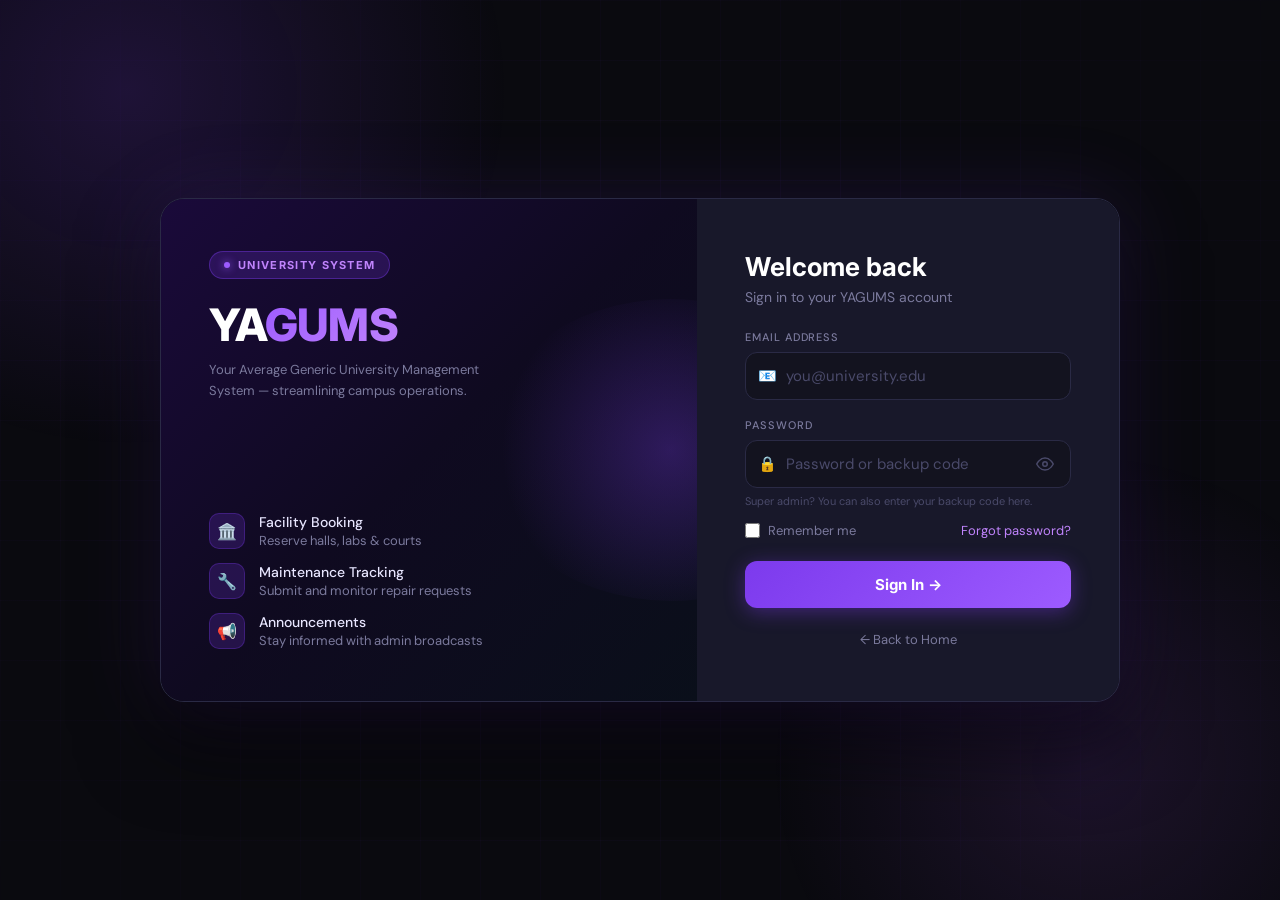
<file: report.html>
<!DOCTYPE html>
<html lang="en">
<head>
<meta charset="UTF-8">
<meta name="viewport" content="width=device-width, initial-scale=1.0, maximum-scale=1.0, user-scalable=no">
<meta name="apple-mobile-web-app-capable" content="yes">
<title>YAGUMS – My Reports</title>
<link href="https://fonts.googleapis.com/css2?family=Inter:wght@400;500;600;700;800;900&family=DM+Sans:wght@300;400;500&display=swap" rel="stylesheet">
<style>
*, *::before, *::after { margin:0; padding:0; box-sizing:border-box; }
:root {
  --black:#0a0a0f; --deep:#0f0f1a; --surface:#13131f; --card:#16162a;
  --border:#252540; --border2:#2e2e50;
  --purple:#7c3aed; --purp2:#9d5bff; --accent:#c084fc;
  --text:#e8e6ff; --muted:#7b7a9d; --dim:#4a4a6a;
  --green:#34d399; --amber:#f59e0b; --red:#f87171; --blue:#60a5fa;
}
body { font-family:'DM Sans',sans-serif; background:var(--black); color:var(--text); min-height:100vh; }

/* ── Topbar ── */
.topbar { position:sticky;top:0;z-index:50;background:var(--deep);border-bottom:1px solid var(--border);padding:0 16px;height:56px;display:flex;align-items:center;justify-content:space-between;gap:8px;overflow:hidden; }
.topbar-left  { display:flex;align-items:center;gap:8px;min-width:0;flex:1;overflow:hidden; }
.topbar-right { display:flex;align-items:center;gap:8px;flex-shrink:0; }
.topbar-title { font-family:'Inter',sans-serif;font-size:15px;font-weight:700;color:#fff;white-space:nowrap;overflow:hidden;text-overflow:ellipsis; }
.back-btn { display:inline-flex;align-items:center;gap:5px;padding:6px 12px;border-radius:10px;font-size:12px;font-weight:600;font-family:'DM Sans',sans-serif;color:var(--muted);border:1px solid var(--border2);background:transparent;cursor:pointer;text-decoration:none;transition:all .2s;-webkit-tap-highlight-color:transparent;touch-action:manipulation;white-space:nowrap;flex-shrink:0; }
.back-btn:hover { border-color:var(--purple);color:var(--text);background:rgba(124,58,237,.08); }
.logout-link { display:inline-flex;align-items:center;gap:5px;font-size:12px;font-weight:500;color:var(--muted);cursor:pointer;padding:6px 12px;border-radius:9px;border:1px solid var(--border);background:none;font-family:'DM Sans',sans-serif;white-space:nowrap;transition:all .2s;-webkit-tap-highlight-color:transparent;touch-action:manipulation;flex-shrink:0; }
.logout-link:hover { color:var(--red);border-color:rgba(248,113,113,.3);background:rgba(248,113,113,.06); }

/* ── Page ── */
.page { max-width:780px;margin:0 auto;padding:28px 20px 80px; }
.page-header { margin-bottom:20px; }
.page-header h1 { font-family:'Inter',sans-serif;font-size:22px;font-weight:800;color:#fff;margin-bottom:4px; }
.page-header p  { font-size:13px;color:var(--muted); }

/* ── Filter row ── */
.filter-row { display:flex;align-items:center;gap:8px;margin-bottom:20px;flex-wrap:wrap; }
.search-wrap { position:relative;flex:1;min-width:160px; }
.search-wrap::before { content:'🔍';position:absolute;left:10px;top:50%;transform:translateY(-50%);font-size:12px;pointer-events:none; }
.search-inp { width:100%;background:var(--surface);border:1px solid var(--border);border-radius:10px;padding:8px 12px 8px 32px;font-family:'DM Sans',sans-serif;font-size:13px;color:var(--text);outline:none;transition:border-color .2s;-webkit-appearance:none; }
.search-inp:focus { border-color:var(--purple); }
.search-inp::placeholder { color:var(--dim); }

/* ── Custom dropdown ── */
.cdd-wrap { position:relative;flex-shrink:0; }
.cdd-btn { display:flex;align-items:center;gap:6px;background:var(--surface);border:1px solid var(--border);border-radius:10px;padding:8px 12px;font-family:'DM Sans',sans-serif;font-size:12px;color:var(--text);cursor:pointer;white-space:nowrap;transition:border-color .2s;-webkit-tap-highlight-color:transparent;touch-action:manipulation;user-select:none; }
.cdd-btn:focus,.cdd-btn.open { border-color:var(--purple);outline:none; }
.cdd-arrow { font-size:10px;color:var(--muted);transition:transform .2s;pointer-events:none; }
.cdd-btn.open .cdd-arrow { transform:rotate(180deg); }
.cdd-panel { display:none;position:absolute;top:calc(100% + 4px);left:0;z-index:120;min-width:150px;background:var(--card);border:1px solid var(--border2);border-radius:12px;padding:4px;box-shadow:0 8px 32px rgba(0,0,0,.55); }
.cdd-panel.open { display:block;animation:cddIn .15s ease; }
.cdd-panel.align-right { left:auto;right:0; }
@keyframes cddIn { from{opacity:0;transform:translateY(-6px)} to{opacity:1;transform:translateY(0)} }
.cdd-opt { padding:9px 12px;font-size:13px;color:var(--muted);border-radius:8px;cursor:pointer;transition:background .12s,color .12s;-webkit-tap-highlight-color:transparent;touch-action:manipulation;white-space:nowrap; }
.cdd-opt:hover { background:rgba(124,58,237,.12);color:var(--text); }
.cdd-opt.selected { color:var(--accent);font-weight:600; }

/* ── Report cards ── */
.report-list { display:flex;flex-direction:column;gap:10px;min-height:160px; }
.report-card { background:var(--card);border:1px solid var(--border);border-radius:14px;overflow:hidden;transition:border-color .2s,transform .18s;animation:cardIn .3s cubic-bezier(.16,1,.3,1) both; }
@keyframes cardIn { from{opacity:0;transform:translateY(6px)} to{opacity:1;transform:translateY(0)} }
.report-card:hover { border-color:var(--border2);transform:translateY(-1px); }
.report-card.s-pending   { border-left:3px solid var(--amber); }
.report-card.s-progress  { border-left:3px solid var(--blue); }
.report-card.s-completed { border-left:3px solid var(--green); }
.report-inner { padding:14px 18px; }
.report-top { display:flex;align-items:flex-start;justify-content:space-between;gap:12px;margin-bottom:6px; }
.report-fac { font-family:'Inter',sans-serif;font-size:13px;font-weight:700;color:#fff;flex:1;min-width:0; }
.report-fac-loc { font-size:11px;color:var(--muted);margin-top:1px; }
.report-badges { display:flex;align-items:center;gap:5px;flex-shrink:0; }
.pri-badge { font-size:10px;font-weight:700;padding:2px 8px;border-radius:100px;letter-spacing:.04em; }
.pri-badge.high   { background:rgba(248,113,113,.15);color:var(--red); }
.pri-badge.medium { background:rgba(245,158,11,.15); color:var(--amber); }
.pri-badge.low    { background:rgba(52,211,153,.15); color:var(--green); }
.status-badge { font-size:10px;font-weight:700;padding:2px 8px;border-radius:100px;letter-spacing:.04em; }
.status-badge.pending   { background:rgba(245,158,11,.15);color:var(--amber); }
.status-badge.progress  { background:rgba(96,165,250,.15); color:var(--blue); }
.status-badge.completed { background:rgba(52,211,153,.15); color:var(--green); }
.report-desc { font-size:12px;color:var(--muted);line-height:1.55;margin-bottom:10px; }
.progress-bar { height:4px;background:var(--border);border-radius:2px;overflow:hidden;margin-bottom:10px; }
.progress-fill { height:100%;border-radius:2px;transition:width .5s ease; }
.progress-fill.pending  { background:var(--amber);width:5%; }
.progress-fill.progress { background:var(--blue); width:50%; }
.progress-fill.completed{ background:var(--green);width:100%; }
.progress-note { font-size:11px;color:var(--dim);margin-bottom:6px; }
.report-footer { display:flex;align-items:center;justify-content:space-between;gap:10px;flex-wrap:wrap; }
.report-meta { font-size:11px;color:var(--dim); }
.btn-del-report { display:inline-flex;align-items:center;gap:4px;padding:4px 10px;border-radius:7px;font-size:11px;font-weight:600;font-family:'DM Sans',sans-serif;border:1px solid rgba(248,113,113,.3);color:var(--red);background:transparent;cursor:pointer;transition:all .2s;-webkit-tap-highlight-color:transparent; }
.btn-del-report:hover { background:rgba(248,113,113,.1); }

/* ── Pagination ── */
.pagination { display:flex;align-items:center;justify-content:space-between;margin-top:24px;gap:12px;flex-wrap:wrap; }
.page-info { font-size:12px;color:var(--muted); }
.page-info b { color:var(--text); }
.page-btns { display:flex;gap:8px; }
.page-btn { display:inline-flex;align-items:center;gap:5px;padding:7px 16px;border-radius:10px;font-size:12px;font-weight:600;font-family:'DM Sans',sans-serif;border:1px solid var(--border2);background:transparent;color:var(--muted);cursor:pointer;transition:all .2s;-webkit-tap-highlight-color:transparent;touch-action:manipulation; }
.page-btn:hover:not(:disabled) { border-color:var(--purple);color:var(--text);background:rgba(124,58,237,.08); }
.page-btn:disabled { opacity:.35;cursor:not-allowed; }

/* ── Empty ── */
.empty-state { text-align:center;padding:48px 20px;background:var(--card);border:1px solid var(--border);border-radius:14px; }
.empty-icon { font-size:36px;margin-bottom:10px; }
.empty-state h3 { font-family:'Inter',sans-serif;font-size:15px;font-weight:700;color:#fff;margin-bottom:5px; }
.empty-state p  { font-size:13px;color:var(--muted); }

/* ── Skeleton ── */
.skeleton { background:linear-gradient(90deg,var(--surface) 25%,var(--card) 50%,var(--surface) 75%);background-size:200% 100%;animation:shimmer 1.4s infinite;border-radius:14px; }
@keyframes shimmer { from{background-position:200% 0} to{background-position:-200% 0} }

/* ── Confirm modal ── */
.modal-backdrop { display:none;position:fixed;inset:0;z-index:200;background:rgba(0,0,0,.65);backdrop-filter:blur(4px);align-items:center;justify-content:center;padding:16px; }
.modal-backdrop.open { display:flex; }
.modal { background:var(--card);border:1px solid var(--border2);border-radius:18px;padding:24px;width:100%;max-width:400px;animation:modalIn .25s cubic-bezier(.16,1,.3,1); }
@keyframes modalIn { from{opacity:0;transform:scale(.95)} to{opacity:1;transform:scale(1)} }
.modal-title { font-family:'Inter',sans-serif;font-size:16px;font-weight:800;color:#fff;margin-bottom:6px; }
.modal-msg   { font-size:13px;color:var(--muted);margin-bottom:18px;line-height:1.55; }
.modal-actions { display:flex;gap:10px; }
.btn-cancel { background:transparent;border:1px solid var(--border2);border-radius:10px;padding:10px 18px;font-family:'DM Sans',sans-serif;font-size:13px;color:var(--muted);cursor:pointer;transition:all .2s;-webkit-tap-highlight-color:transparent; }
.btn-cancel:hover { border-color:var(--purple);color:var(--text); }
.btn-danger { flex:1;background:linear-gradient(135deg,#dc2626,#f87171);border:none;border-radius:10px;padding:10px;font-family:'Inter',sans-serif;font-size:13px;font-weight:700;color:#fff;cursor:pointer;-webkit-tap-highlight-color:transparent; }

/* ── Responsive ── */
@media(max-width:768px){
  .page { padding:20px 14px 80px; }
  .page-header h1 { font-size:18px; }
  .filter-row { gap:6px; }
  .filter-row .search-wrap { flex:0 0 100%;order:-1; }
  .filter-row .cdd-wrap { flex:1;min-width:0; }
  .filter-row .cdd-btn { width:100%;justify-content:space-between;font-size:11px;padding:7px 10px; }
  .cdd-opt { padding:10px 12px;font-size:12px; }
  .report-inner { padding:12px 14px; }
  .report-footer { flex-direction:column;align-items:flex-start;gap:6px; }
}
@media(max-width:480px){
  .pagination { flex-direction:column;align-items:center;gap:10px; }
  .page-btns { width:100%;justify-content:center; }
  .page-btn { flex:1;justify-content:center; }
}
</style>
</head>
<body>

<!-- Confirm modal -->
<div class="modal-backdrop" id="confirm-modal">
  <div class="modal">
    <div class="modal-title" id="confirm-title">Delete Report</div>
    <div class="modal-msg"   id="confirm-msg">Are you sure?</div>
    <div class="modal-actions">
      <button class="btn-cancel" onclick="closeConfirm()">Cancel</button>
      <button class="btn-danger" id="confirm-ok">Delete</button>
    </div>
  </div>
</div>

<!-- Topbar -->
<div class="topbar">
  <div class="topbar-left">
    <button class="back-btn" onclick="history.back()">← Back</button>
    <span class="topbar-title">🔧 My Reports</span>
  </div>
  <div class="topbar-right">
    <button class="logout-link" onclick="logout()">
      <svg width="14" height="14" viewBox="0 0 24 24" fill="none" stroke="currentColor" stroke-width="2.2" stroke-linecap="round" stroke-linejoin="round"><path d="M9 21H5a2 2 0 0 1-2-2V5a2 2 0 0 1 2-2h4"/><polyline points="16 17 21 12 16 7"/><line x1="21" y1="12" x2="9" y2="12"/></svg>
      Sign Out
    </button>
  </div>
</div>

<div class="page">
  <!-- Header -->
  <div class="page-header">
    <h1>🔧 My Maintenance Reports</h1>
    <p id="page-desc">Loading your submitted reports…</p>
  </div>

  <!-- Filter row: search + 2 custom dropdowns -->
  <div class="filter-row">
    <div class="search-wrap">
      <input class="search-inp" type="text" id="search-inp" placeholder="Search facility or description…" oninput="applyFilter()">
    </div>
    <div class="cdd-wrap">
      <button class="cdd-btn" id="status-btn" onclick="toggleCdd('status')">
        <span id="status-label">All Status</span><span class="cdd-arrow">▾</span>
      </button>
      <div class="cdd-panel" id="status-panel">
        <div class="cdd-opt selected" data-val=""            onclick="setCdd('status','','All Status')">All Status</div>
        <div class="cdd-opt"          data-val="Pending"     onclick="setCdd('status','Pending','⏳ Pending')">⏳ Pending</div>
        <div class="cdd-opt"          data-val="In Progress" onclick="setCdd('status','In Progress','🔄 In Progress')">🔄 In Progress</div>
        <div class="cdd-opt"          data-val="Completed"   onclick="setCdd('status','Completed','✅ Done')">✅ Done</div>
      </div>
    </div>
    <div class="cdd-wrap">
      <button class="cdd-btn" id="priority-btn" onclick="toggleCdd('priority')">
        <span id="priority-label">All Priority</span><span class="cdd-arrow">▾</span>
      </button>
      <div class="cdd-panel align-right" id="priority-panel">
        <div class="cdd-opt selected" data-val=""       onclick="setCdd('priority','','All Priority')">All Priority</div>
        <div class="cdd-opt"          data-val="High"   onclick="setCdd('priority','High','🔴 High')">🔴 High</div>
        <div class="cdd-opt"          data-val="Medium" onclick="setCdd('priority','Medium','🟡 Medium')">🟡 Medium</div>
        <div class="cdd-opt"          data-val="Low"    onclick="setCdd('priority','Low','🟢 Low')">🟢 Low</div>
      </div>
    </div>
  </div>

  <!-- Report list -->
  <div class="report-list" id="report-list">
    <div class="skeleton" style="height:100px;"></div>
    <div class="skeleton" style="height:100px;margin-top:10px;"></div>
    <div class="skeleton" style="height:100px;margin-top:10px;"></div>
  </div>

  <!-- Pagination -->
  <div class="pagination" id="pagination" style="display:none;">
    <div class="page-info" id="page-info">—</div>
    <div class="page-btns">
      <button class="page-btn" id="btn-prev" onclick="goPage(-1)">← Previous</button>
      <button class="page-btn" id="btn-next" onclick="goPage(+1)">Next →</button>
    </div>
  </div>
</div>

<script>
// ════════════════════════════════════════════════
//  Auth
// ════════════════════════════════════════════════
const _token = localStorage.getItem('yagums_token');
const _user  = JSON.parse(localStorage.getItem('yagums_user') || 'null');
if (!_token || !_user) { window.location.href = window.location.pathname.substring(0, window.location.pathname.lastIndexOf('/') + 1) + 'login.html'; }
if (!['Student','Lecturer','Admin','Facility Manager'].includes(_user.role)) { window.location.href = window.location.pathname.substring(0, window.location.pathname.lastIndexOf('/') + 1) + 'login.html'; }

// ════════════════════════════════════════════════
//  State
// ════════════════════════════════════════════════
const PER_PAGE = 8;
let allData    = [];
let filtered   = [];
let currentPage = 1;
let activeStatus   = '';
let activePriority = '';

// ════════════════════════════════════════════════
//  API helpers
// ════════════════════════════════════════════════
async function apiGet(url) {
  try {
    const res  = await fetch(url, { headers:{'Authorization':'Bearer '+_token} });
    if (res.status === 401 || res.status === 403) {
      window.location.href = window.location.pathname.substring(0, window.location.pathname.lastIndexOf('/') + 1) + 'login.html';
      return {success:false};
    }
    const data = await res.json();
    if (data.success === false && data.redirect) {
      window.location.href = window.location.pathname.substring(0, window.location.pathname.lastIndexOf('/') + 1) + 'login.html';
      return {success:false};
    }
    return data;
  } catch(e) { console.error(e); return {success:false}; }
}
async function apiPost(url, body) {
  try {
    const res  = await fetch(url, { method:'POST', headers:{'Authorization':'Bearer '+_token,'Content-Type':'application/json'}, body:JSON.stringify(body) });
    if (res.status === 401 || res.status === 403) {
      window.location.href = window.location.pathname.substring(0, window.location.pathname.lastIndexOf('/') + 1) + 'login.html';
      return {success:false};
    }
    const data = await res.json();
    if (data.success === false && data.redirect) {
      window.location.href = window.location.pathname.substring(0, window.location.pathname.lastIndexOf('/') + 1) + 'login.html';
      return {success:false};
    }
    return data;
  } catch(e) { console.error(e); return {success:false}; }
}

// ════════════════════════════════════════════════
//  Custom dropdowns
// ════════════════════════════════════════════════
function toggleCdd(id) {
  const panel = document.getElementById(id+'-panel');
  const btn   = document.getElementById(id+'-btn');
  const isOpen = panel.classList.contains('open');
  document.querySelectorAll('.cdd-panel.open').forEach(p => {
    p.classList.remove('open');
    const b = document.getElementById(p.id.replace('-panel','-btn'));
    if (b) b.classList.remove('open');
  });
  if (!isOpen) {
    panel.classList.add('open'); btn.classList.add('open');
    requestAnimationFrame(() => {
      const rect = panel.getBoundingClientRect();
      if (rect.right > window.innerWidth - 8) { panel.style.left='auto'; panel.style.right='0'; }
      else { panel.style.left=''; panel.style.right=''; }
    });
  }
}
function setCdd(id, val, label) {
  if (id === 'status')   activeStatus   = val;
  if (id === 'priority') activePriority = val;
  document.getElementById(id+'-label').textContent = label;
  const panel = document.getElementById(id+'-panel');
  panel.querySelectorAll('.cdd-opt').forEach(o => o.classList.toggle('selected', o.dataset.val === val));
  panel.classList.remove('open');
  document.getElementById(id+'-btn').classList.remove('open');
  currentPage = 1;
  applyFilter();
}
document.addEventListener('click', e => {
  if (!e.target.closest('.cdd-wrap')) {
    document.querySelectorAll('.cdd-panel.open').forEach(p => {
      p.classList.remove('open');
      const b = document.getElementById(p.id.replace('-panel','-btn'));
      if (b) b.classList.remove('open');
    });
  }
});

// ════════════════════════════════════════════════
//  Load
// ════════════════════════════════════════════════
async function loadReports() {
  const data = await apiGet('api/maintenance.php?my_reports=1');
  if (!data.success) { showEmpty('Could not load reports. Check your connection.'); return; }
  allData = data.requests || [];
  applyFilter();
}

// ════════════════════════════════════════════════
//  Filter + render
// ════════════════════════════════════════════════
function applyFilter() {
  const q = (document.getElementById('search-inp').value || '').toLowerCase();
  filtered = allData.filter(r => {
    if (activeStatus   && r.status_name !== activeStatus)   return false;
    if (activePriority && r.priority    !== activePriority) return false;
    if (q && !(r.facility_name||'').toLowerCase().includes(q) &&
             !(r.description||'').toLowerCase().includes(q)  &&
             !(r.location||'').toLowerCase().includes(q))    return false;
    return true;
  });
  currentPage = Math.min(currentPage, Math.ceil(filtered.length / PER_PAGE) || 1);
  render();
}

function render() {
  const listEl = document.getElementById('report-list');
  const pagEl  = document.getElementById('pagination');
  const total  = filtered.length;
  const pages  = Math.ceil(total / PER_PAGE) || 1;
  const start  = (currentPage - 1) * PER_PAGE;
  const items  = filtered.slice(start, start + PER_PAGE);
  const suffix = total !== allData.length ? ' (filtered)' : '';
  document.getElementById('page-desc').textContent =
    total + ' report' + (total!==1?'s':'') + suffix + (pages>1?' · Page '+currentPage+' of '+pages:'');

  if (!items.length) {
    showEmpty(allData.length === 0 ? "You haven't submitted any reports yet." : "No reports match your filters.");
    return;
  }

  const stCls = { 'Pending':'pending','In Progress':'progress','Completed':'completed' };
  const stPct = { 'Pending':5,'In Progress':50,'Completed':100 };

  listEl.innerHTML = items.map((r, idx) => {
    const sc       = stCls[r.status_name] || 'pending';
    const pct      = stPct[r.status_name] || 5;
    const isPending= r.status_name === 'Pending';
    const progressNote = r.progress
      ? `<div class="progress-note">📝 ${esc(r.progress)}</div>`
      : '';
    return `<div class="report-card s-${sc}" style="animation-delay:${idx*0.04}s">
      <div class="report-inner">
        <div class="report-top">
          <div>
            <div class="report-fac">${esc(r.facility_name||'—')}</div>
            <div class="report-fac-loc">📍 ${esc(r.location||'—')}</div>
          </div>
          <div class="report-badges">
            <span class="pri-badge ${(r.priority||'medium').toLowerCase()}">${esc(r.priority||'—')}</span>
            <span class="status-badge ${sc}">${esc(r.status_name||'—')}</span>
          </div>
        </div>
        <div class="report-desc">${esc(r.description||'—')}</div>
        ${progressNote}
        <div class="progress-bar"><div class="progress-fill ${sc}" style="width:${pct}%"></div></div>
        <div class="report-footer">
          <div class="report-meta">📅 ${r.created_at} &nbsp;·&nbsp; #${r.request_id}</div>
          ${isPending
            ? `<button class="btn-del-report" onclick="confirmDelete(${r.request_id},'${esc(r.facility_name)}')">🗑️ Delete</button>`
            : `<span style="font-size:11px;color:var(--dim);">⚠️ Being actioned</span>`}
        </div>
      </div>
    </div>`;
  }).join('');

  // Pagination
  pagEl.style.display = pages > 1 ? 'flex' : 'none';
  const from = start + 1, to = Math.min(start + PER_PAGE, total);
  document.getElementById('page-info').innerHTML = 'Showing <b>'+from+'–'+to+'</b> of <b>'+total+'</b>';
  document.getElementById('btn-prev').disabled = currentPage <= 1;
  document.getElementById('btn-next').disabled = currentPage >= pages;
}

function goPage(dir) {
  const pages = Math.ceil(filtered.length / PER_PAGE) || 1;
  currentPage = Math.max(1, Math.min(currentPage + dir, pages));
  render();
  document.getElementById('report-list').scrollIntoView({behavior:'smooth',block:'start'});
}

// ════════════════════════════════════════════════
//  Delete
// ════════════════════════════════════════════════
function confirmDelete(id, name) {
  document.getElementById('confirm-title').textContent = '🗑️ Delete Report';
  document.getElementById('confirm-msg').textContent   = `Delete your report for "${name}"? This cannot be undone.`;
  document.getElementById('confirm-ok').textContent    = 'Delete';
  document.getElementById('confirm-ok').onclick = () => { closeConfirm(); deleteReport(id); };
  document.getElementById('confirm-modal').classList.add('open');
}
function closeConfirm() { document.getElementById('confirm-modal').classList.remove('open'); }
document.getElementById('confirm-modal').addEventListener('click', function(e){ if(e.target===this) closeConfirm(); });

async function deleteReport(id) {
  const data = await apiPost('api/maintenance.php', {action:'delete_report',request_id:id});
  if (data.success) {
    allData = allData.filter(r => r.request_id !== id);
    if ((currentPage-1)*PER_PAGE >= filtered.length-1 && currentPage > 1) currentPage--;
    applyFilter();
  } else {
    document.getElementById('confirm-title').textContent = 'Error';
    document.getElementById('confirm-msg').textContent   = data.message || 'Could not delete.';
    document.getElementById('confirm-ok').textContent    = 'OK';
    document.getElementById('confirm-ok').onclick        = closeConfirm;
    document.getElementById('confirm-modal').classList.add('open');
  }
}

// ════════════════════════════════════════════════
//  Helpers
// ════════════════════════════════════════════════
function showEmpty(msg) {
  document.getElementById('report-list').innerHTML = `
    <div class="empty-state">
      <div class="empty-icon">🔧</div>
      <h3>No Reports Found</h3>
      <p>${esc(msg)}</p>
    </div>`;
  document.getElementById('pagination').style.display = 'none';
}
function esc(s) { return String(s||'').replace(/&/g,'&amp;').replace(/</g,'&lt;').replace(/>/g,'&gt;').replace(/"/g,'&quot;'); }
function logout() { localStorage.removeItem('yagums_token'); localStorage.removeItem('yagums_user'); document.cookie='yagums_token=; path=/; max-age=0'; window.location.href=window.location.pathname.substring(0, window.location.pathname.lastIndexOf('/') + 1) + 'login.html'; }

loadReports();
</script>
</body>
</html>
</file>
<file: shared.css>
/* ═══════════════════════════════════════════════
   YAGUMS  —  shared.css  (v6 — cleaned + fixed)
   ═══════════════════════════════════════════════ */

@import url('https://fonts.googleapis.com/css2?family=Inter:wght@400;500;600;700;800;900&family=DM+Sans:wght@300;400;500&display=swap');

:root {
  --black:  #0a0a0f;
  --deep:   #0f0f1a;
  --surface:#13131f;
  --card:   #16162a;
  --border: #252540;
  --border2:#2e2e50;
  --purple: #7c3aed;
  --purp2:  #9d5bff;
  --purp3:  #a855f7;
  --purp4:  #4c1d95;
  --text:   #e8e6ff;
  --muted:  #7b7a9d;
  --dim:    #4a4a6a;
  --accent: #c084fc;
  --green:  #34d399;
  --amber:  #f59e0b;
  --red:    #f87171;
  --blue:   #60a5fa;
  --sidebar-w: 240px;
}

*, *::before, *::after { margin:0; padding:0; box-sizing:border-box; }

[onclick], button, [role="button"] {
  cursor:pointer;
  -webkit-tap-highlight-color:transparent;
  touch-action:manipulation;
}

/* ── Global slim scrollbar ── */
* { scrollbar-width:thin; scrollbar-color:rgba(255,255,255,.1) transparent; }
*::-webkit-scrollbar { width:4px; height:4px; }
*::-webkit-scrollbar-track { background:transparent; }
*::-webkit-scrollbar-thumb { background:rgba(255,255,255,.12); border-radius:10px; }
*::-webkit-scrollbar-thumb:hover { background:rgba(255,255,255,.25); }

body {
  font-family:'DM Sans', sans-serif;
  background:var(--black);
  color:var(--text);
  height:100vh;
  max-height:100vh;
  display:flex;
  overflow:hidden;
  overscroll-behavior:none;
}

/* ── SIDEBAR ── */
.sidebar {
  width:var(--sidebar-w);
  height:100vh;
  max-height:100vh;
  background:var(--deep);
  border-right:1px solid var(--border);
  display:flex; flex-direction:column;
  position:fixed; left:0; top:0; bottom:0;
  z-index:100;
  transition:transform 0.3s cubic-bezier(.4,0,.2,1);
  overflow-y:auto;
  overflow-x:hidden;
  scrollbar-width:none;
  pointer-events:auto;
}
.sidebar::-webkit-scrollbar { display:none; }

/* ── SIDEBAR LOGO ── */
.sidebar-logo { padding:20px 20px 14px; border-bottom:1px solid var(--border); flex-shrink:0; }
.logo-text { font-family:'Inter',sans-serif; font-size:26px; font-weight:800; letter-spacing:-.02em; color:#fff; line-height:1; display:block; }
.logo-text span { background:linear-gradient(135deg,var(--purp2),var(--accent)); -webkit-background-clip:text; -webkit-text-fill-color:transparent; background-clip:text; }
.logo-sub { font-size:10px; color:var(--dim); letter-spacing:.13em; text-transform:uppercase; margin-top:5px; display:block; }

.sidebar-user { padding:14px 18px; border-bottom:1px solid var(--border); display:flex; align-items:center; gap:10px; }
.avatar { width:36px; height:36px; background:linear-gradient(135deg,var(--purple),var(--accent)); border-radius:10px; display:flex; align-items:center; justify-content:center; font-size:16px; flex-shrink:0; }
.user-name { font-size:13px; font-weight:500; color:var(--text); }
.user-role { font-size:11px; color:var(--muted); margin-top:1px; }

.sidebar-nav { flex:1; padding:14px 10px; }
.nav-section { font-size:10px; font-weight:600; letter-spacing:.12em; text-transform:uppercase; color:var(--dim); padding:0 10px; margin:14px 0 5px; }
.nav-section:first-child { margin-top:0; }

.nav-item {
  display:flex; align-items:center; gap:10px;
  padding:9px 12px; border-radius:10px;
  font-size:13.5px; color:var(--muted);
  cursor:pointer; transition:all .2s;
  margin-bottom:2px; text-decoration:none;
  position:relative;
  min-height:42px;
  -webkit-tap-highlight-color:transparent;
  touch-action:manipulation;
}
.nav-item:hover { background:rgba(124,58,237,.1); color:var(--text); }
.nav-item.active { background:rgba(124,58,237,.18); color:var(--accent); }
.nav-item.active::before { content:''; position:absolute; left:0; top:20%; bottom:20%; width:3px; background:var(--purp2); border-radius:0 2px 2px 0; }
.nav-icon { font-size:17px; width:20px; text-align:center; flex-shrink:0; }
.nav-badge { margin-left:auto; background:var(--purple); color:#fff; font-size:10px; font-weight:700; padding:2px 7px; border-radius:100px; min-width:18px; text-align:center; }

.sidebar-footer { padding:12px 10px; border-top:1px solid var(--border); }
.logout-btn { display:flex; align-items:center; gap:10px; padding:9px 12px; border-radius:10px; font-size:13.5px; color:var(--muted); cursor:pointer; transition:all .2s; width:100%; background:none; border:none; font-family:'DM Sans',sans-serif; min-height:42px; -webkit-tap-highlight-color:transparent; touch-action:manipulation; }
.logout-btn:hover { background:rgba(248,113,113,.1); color:var(--red); }

/* ── MAIN ── */
.main { margin-left:var(--sidebar-w); flex:1; display:flex; flex-direction:column; height:100vh; max-height:100vh; min-width:0; overflow:hidden; }

/* ── TOPBAR ── */
.topbar { background:var(--deep); border-bottom:1px solid var(--border); padding:0 24px; height:64px; min-height:64px; display:flex; align-items:center; justify-content:space-between; z-index:50; gap:8px; overflow:hidden; flex-shrink:0; }
.topbar-left { display:flex; align-items:center; gap:10px; min-width:0; flex:1; overflow:hidden; }
.topbar-left h2 { font-family:'Inter',sans-serif; font-size:18px; font-weight:700; color:#fff; white-space:nowrap; overflow:hidden; text-overflow:ellipsis; }
.topbar-left p { font-size:12px; color:var(--muted); white-space:nowrap; }
.topbar-right { display:flex; align-items:center; gap:8px; flex-shrink:0; }
.topbar-date { font-size:12px; color:var(--muted); padding:6px 14px; background:var(--surface); border:1px solid var(--border); border-radius:8px; white-space:nowrap; }
.hamburger { display:none; width:42px; height:42px; background:var(--surface); border:1px solid var(--border); border-radius:10px; align-items:center; justify-content:center; cursor:pointer; font-size:18px; -webkit-tap-highlight-color:transparent; touch-action:manipulation; flex-shrink:0; user-select:none; }

/* ── NOTIFICATION BELL ── */
.notif-btn { position:relative; width:42px; height:42px; background:var(--surface); border:1px solid var(--border); border-radius:10px; display:flex; align-items:center; justify-content:center; cursor:pointer; font-size:17px; transition:all .2s; flex-shrink:0; -webkit-tap-highlight-color:transparent; touch-action:manipulation; user-select:none; }
.notif-btn:hover { border-color:var(--purple); background:rgba(124,58,237,.1); }
.notif-count { position:absolute; top:-5px; right:-5px; min-width:18px; height:18px; background:var(--purple); color:#fff; font-size:10px; font-weight:700; border-radius:100px; padding:0 4px; display:flex; align-items:center; justify-content:center; border:2px solid var(--deep); animation:pulse-badge .6s ease; }
@keyframes pulse-badge { 0%{transform:scale(0)} 60%{transform:scale(1.2)} 100%{transform:scale(1)} }
.notif-count.hidden { display:none; }

/* ── NOTIF PANEL ── */
.notif-panel { position:fixed; top:70px; right:16px; width:340px; max-height:460px; background:var(--card); border:1px solid var(--border2); border-radius:18px; overflow:hidden; box-shadow:0 20px 60px rgba(0,0,0,.5), 0 0 40px rgba(124,58,237,.1); z-index:200; display:none; flex-direction:column; animation:slideDown .25s cubic-bezier(.16,1,.3,1); }
.notif-panel.open { display:flex; }
@keyframes slideDown { from{opacity:0;transform:translateY(-10px)} to{opacity:1;transform:translateY(0)} }
.notif-panel-head { padding:16px 18px 12px; border-bottom:1px solid var(--border); display:flex; align-items:center; justify-content:space-between; }
.notif-panel-head h4 { font-family:'Inter',sans-serif; font-size:15px; font-weight:700; color:#fff; }
.notif-mark-all { font-size:12px; color:var(--accent); cursor:pointer; background:none; border:none; font-family:'DM Sans',sans-serif; -webkit-tap-highlight-color:transparent; }
.notif-mark-all:hover { color:var(--purp2); }
.notif-scroll { overflow-y:auto; flex:1; }
.notif-row { display:flex; align-items:flex-start; gap:12px; padding:13px 18px; border-bottom:1px solid rgba(37,37,64,.5); transition:background .2s; cursor:pointer; }
.notif-row:last-child { border-bottom:none; }
.notif-row:hover { background:rgba(124,58,237,.05); }
.notif-row.unread { background:rgba(124,58,237,.04); }
.notif-dot { width:8px; height:8px; border-radius:50%; flex-shrink:0; margin-top:5px; }
.notif-dot.unread { background:var(--purp2); box-shadow:0 0 6px rgba(157,91,255,.5); }
.notif-dot.read   { background:var(--dim); }
.notif-text { font-size:13px; color:var(--muted); line-height:1.5; }
.notif-text strong { color:var(--text); font-weight:500; }
.notif-time { font-size:11px; color:var(--dim); margin-top:3px; }
.notif-empty { padding:40px 20px; text-align:center; font-size:13px; color:var(--dim); }

/* ── TOAST ── */
.toast-container { position:fixed; bottom:24px; right:24px; z-index:300; display:flex; flex-direction:column; gap:10px; pointer-events:none; }
.toast { background:var(--card); border:1px solid var(--border2); border-radius:14px; padding:14px 18px; display:flex; align-items:flex-start; gap:12px; box-shadow:0 12px 40px rgba(0,0,0,.4); min-width:280px; max-width:340px; pointer-events:all; animation:toastIn .35s cubic-bezier(.16,1,.3,1) forwards; border-left:3px solid var(--purple); }
.toast.out { animation:toastOut .3s ease forwards; }
@keyframes toastIn  { from{opacity:0;transform:translateX(30px)} to{opacity:1;transform:translateX(0)} }
@keyframes toastOut { to{opacity:0;transform:translateX(30px)} }
.toast-icon { font-size:20px; flex-shrink:0; }
.toast-body { flex:1; }
.toast-title { font-size:13px; font-weight:600; color:var(--text); margin-bottom:2px; }
.toast-msg { font-size:12px; color:var(--muted); line-height:1.4; }
.toast-close { font-size:16px; color:var(--dim); cursor:pointer; flex-shrink:0; line-height:1; background:none; border:none; pointer-events:all; }
.toast-close:hover { color:var(--text); }
.toast.success { border-left-color:var(--green); }
.toast.warning { border-left-color:var(--amber); }
.toast.error   { border-left-color:var(--red); }
.toast.info    { border-left-color:var(--blue); }

/* ── CONTENT — default for non-tab pages ── */
.content { padding:16px 24px 20px; flex:1; display:flex; flex-direction:column; min-height:0; }

/* ── STAT CARDS ── */
.stats-grid { display:grid; grid-template-columns:repeat(4,1fr); gap:12px; margin-bottom:14px; flex-shrink:0; }
.stat-card { background:var(--card); border:1px solid var(--border); border-radius:14px; padding:16px; transition:border-color .2s, transform .2s; animation:slideUp .5s cubic-bezier(.16,1,.3,1) both; position:relative; overflow:hidden; }
.stat-card:hover { border-color:var(--border2); transform:translateY(-2px); }
.stat-card::after { content:''; position:absolute; top:0; right:0; width:60%; height:100%; background:radial-gradient(ellipse at 100% 50%,var(--glow,transparent) 0%,transparent 70%); opacity:.07; }
@keyframes slideUp { from{opacity:0;transform:translateY(16px)} to{opacity:1;transform:translateY(0)} }
.stat-card:nth-child(1){animation-delay:.05s} .stat-card:nth-child(2){animation-delay:.1s} .stat-card:nth-child(3){animation-delay:.15s} .stat-card:nth-child(4){animation-delay:.2s}
.stat-head { display:flex; align-items:center; justify-content:space-between; margin-bottom:10px; }
.stat-icon { width:36px; height:36px; border-radius:10px; display:flex; align-items:center; justify-content:center; font-size:16px; }
.stat-icon.purple { background:rgba(124,58,237,.2); --glow:var(--purp2); }
.stat-icon.green  { background:rgba(52,211,153,.15); }
.stat-icon.amber  { background:rgba(245,158,11,.15); }
.stat-icon.blue   { background:rgba(96,165,250,.15); }
.stat-icon.red    { background:rgba(248,113,113,.15); }
.stat-trend { font-size:11px; font-weight:500; padding:3px 8px; border-radius:100px; }
.stat-trend.up   { background:rgba(52,211,153,.15); color:var(--green); }
.stat-trend.down { background:rgba(248,113,113,.15); color:var(--red); }
.stat-trend.neu  { background:rgba(96,165,250,.15);  color:var(--blue); }
.stat-value { font-family:'Inter',sans-serif; font-size:32px; font-weight:600; color:#fff; line-height:1; margin-bottom:3px; letter-spacing:-.02em; }
.stat-label { font-size:12px; color:var(--muted); }

/* ── PANELS ── */
.grid-2 { display:grid; grid-template-columns:1fr 1fr; gap:12px; }
.grid-3 { display:grid; grid-template-columns:2fr 1fr; gap:12px; }

.panel { background:var(--card); border:1px solid var(--border); border-radius:14px; overflow:hidden; animation:slideUp .5s .25s cubic-bezier(.16,1,.3,1) both; }
.panel-head { padding:12px 18px; border-bottom:1px solid var(--border); display:flex; align-items:center; justify-content:space-between; flex-shrink:0; }
.panel-head h3 { font-family:'Inter',sans-serif; font-size:14px; font-weight:700; color:#fff; }
.panel-head p { font-size:12px; color:var(--muted); margin-top:2px; }
.panel-action { font-size:12px; color:var(--accent); cursor:pointer; text-decoration:none; border:1px solid rgba(192,132,252,.3); padding:5px 12px; border-radius:8px; transition:all .2s; white-space:nowrap; background:none; font-family:'DM Sans',sans-serif; -webkit-tap-highlight-color:transparent; touch-action:manipulation; }
.panel-action:hover { background:rgba(124,58,237,.15); border-color:var(--accent); }

/* ── PAGINATION ── */
.pagination { display:flex; align-items:center; justify-content:space-between; padding:10px 18px; border-top:1px solid var(--border); flex-wrap:wrap; gap:8px; flex-shrink:0; background:var(--card); }
.page-info { font-size:12px; color:var(--muted); }
.page-info b { color:var(--text); font-weight:600; }
.page-btns { display:flex; gap:4px; flex-wrap:wrap; }
.page-btn { background:var(--surface); border:1px solid var(--border); color:var(--muted); font-size:12px; padding:5px 10px; border-radius:8px; cursor:pointer; transition:all .2s; font-family:'DM Sans',sans-serif; }
.page-btn:hover:not(:disabled) { border-color:var(--purple); color:var(--text); }
.page-btn:disabled { opacity:.35; cursor:default; }
.page-btn.active-page { background:var(--purple); border-color:var(--purple); color:#fff; }

/* ── TABLE ── */
.table-wrap { overflow-x:auto; -webkit-overflow-scrolling:touch; }
table { width:100%; border-collapse:separate; border-spacing:0; }
th { font-size:11px; font-weight:600; letter-spacing:.08em; text-transform:uppercase; color:var(--dim); padding:10px 18px; text-align:left; border-bottom:1px solid var(--border); white-space:nowrap; }
td { padding:9px 18px; font-size:13px; color:var(--muted); vertical-align:middle; }
tr:hover td { background:rgba(124,58,237,.06); }
td strong { color:var(--text); font-weight:500; }
/* Table rows are square — no individual row border-radius */
tbody tr:last-child td { border-bottom:none; }

/* Ellipsis between page numbers */
.page-ellipsis { font-size:12px; color:var(--dim); padding:0 4px; display:flex; align-items:center; }

/* ── BADGES ── */
.badge { display:inline-flex; align-items:center; padding:3px 10px; border-radius:100px; font-size:11px; font-weight:600; white-space:nowrap; }
.badge.approved  { background:rgba(52,211,153,.15); color:var(--green); }
.badge.pending   { background:rgba(245,158,11,.15);  color:var(--amber); }
.badge.rejected  { background:rgba(248,113,113,.15); color:var(--red); }
.badge.cancelled { background:rgba(107,114,128,.15); color:#9ca3af; }
.badge.high      { background:rgba(248,113,113,.15); color:var(--red); }
.badge.medium    { background:rgba(245,158,11,.15);  color:var(--amber); }
.badge.low       { background:rgba(52,211,153,.15);  color:var(--green); }
.badge.progress  { background:rgba(96,165,250,.15);  color:var(--blue); }
.badge.completed { background:rgba(52,211,153,.15);  color:var(--green); }

/* ── QUICK ACTIONS ── */
.quick-grid { display:grid; grid-template-columns:1fr 1fr; gap:10px; padding:14px 18px; }
.quick-btn { background:var(--surface); border:1px solid var(--border); border-radius:12px; padding:14px; transition:all .2s; display:flex; flex-direction:column; align-items:center; gap:6px; font-family:'DM Sans',sans-serif; cursor:pointer; -webkit-tap-highlight-color:transparent; touch-action:manipulation; user-select:none; -webkit-user-select:none; }
.quick-btn:hover  { border-color:var(--purple); background:rgba(124,58,237,.08); transform:translateY(-2px); }
.quick-btn:active { transform:scale(0.97); background:rgba(124,58,237,.12); }
.quick-btn .qi { font-size:22px; }
.quick-btn span { font-size:12px; color:var(--muted); line-height:1.3; text-align:center; }

/* ── SIDEBAR OVERLAY ── */
.sidebar-overlay { position:fixed; inset:0; z-index:99; background:rgba(0,0,0,.6); backdrop-filter:blur(2px); opacity:0; visibility:hidden; transition:opacity .3s, visibility .3s; touch-action:pan-y; -webkit-tap-highlight-color:transparent; }
.sidebar-overlay.show { opacity:1; visibility:visible; }

/* ── BOTTOM NAV / MOBILE ── */
.bottom-nav { display:none; }
.mobile-avatar { display:none; width:38px; height:38px; border-radius:10px; overflow:hidden; flex-shrink:0; background:linear-gradient(135deg,var(--purple),var(--purp2)); border:2px solid rgba(124,58,237,.6); align-items:center; justify-content:center; font-size:16px; text-decoration:none; -webkit-tap-highlight-color:transparent; }
.mobile-avatar img { width:100%; height:100%; object-fit:cover; }
.mobile-logout-btn { display:none; width:38px; height:38px; background:var(--surface); border:1px solid var(--border); border-radius:10px; align-items:center; justify-content:center; cursor:pointer; font-size:16px; transition:all .2s; flex-shrink:0; -webkit-tap-highlight-color:transparent; touch-action:manipulation; color:var(--muted); }
.mobile-logout-btn:hover { background:rgba(248,113,113,.1); border-color:rgba(248,113,113,.3); color:var(--red); }

/* ── SLIDE-UP NAV ── */
.slide-nav-backdrop { display:none; }
.slide-nav-backdrop.open { display:block; position:fixed; inset:0; z-index:88; background:rgba(0,0,0,.5); backdrop-filter:blur(4px); -webkit-tap-highlight-color:transparent; }
.slide-nav { position:fixed; left:0; right:0; bottom:0; z-index:89; background:var(--card); border-top:1px solid var(--border2); border-radius:20px 20px 0 0; padding-bottom:calc(8px + env(safe-area-inset-bottom, 0px)); transform:translateY(100%); transition:transform .35s cubic-bezier(.16,1,.3,1); box-shadow:0 -20px 60px rgba(0,0,0,.5); }
.slide-nav.open { transform:translateY(0); }
.slide-nav-handle { width:36px; height:4px; background:var(--border2); border-radius:2px; margin:12px auto 8px; }
.slide-nav-title { font-family:'Inter',sans-serif; font-size:10px; font-weight:700; color:var(--dim); text-align:center; margin-bottom:10px; letter-spacing:.14em; text-transform:uppercase; }
.slide-nav-grid { display:grid; grid-template-columns:repeat(4,1fr); gap:2px; padding:0 8px 20px; }
.slide-nav-item { display:flex; flex-direction:column; align-items:center; justify-content:center; gap:4px; padding:10px 4px; border-radius:12px; cursor:pointer; transition:background .15s, transform .12s; -webkit-tap-highlight-color:transparent; touch-action:manipulation; color:var(--muted); font-size:10px; font-family:'DM Sans',sans-serif; font-weight:500; text-align:center; line-height:1.3; background:none; border:none; width:100%; min-height:64px; }
.slide-nav-item:active { background:rgba(124,58,237,.15); transform:scale(.93); border-radius:12px; }
.slide-nav-item.active { color:var(--accent); }
.slide-nav-icon { font-size:22px; display:block; margin-bottom:2px; }
.slide-trigger { position:fixed; bottom:calc(24px + env(safe-area-inset-bottom, 0px)); left:50%; transform:translateX(-50%); z-index:91; background:linear-gradient(135deg,var(--card),rgba(37,37,64,.95)); border:1px solid rgba(124,58,237,.4); border-radius:100px; padding:11px 26px; font-family:'Inter',sans-serif; font-size:12px; font-weight:700; color:var(--accent); cursor:pointer; box-shadow:0 8px 32px rgba(0,0,0,.6); align-items:center; gap:8px; display:none; -webkit-tap-highlight-color:transparent; touch-action:manipulation; white-space:nowrap; transition:opacity .25s ease, visibility .25s ease; }
.slide-trigger:active { opacity:.8; }
.slide-trigger.open { opacity:0 !important; visibility:hidden !important; pointer-events:none !important; }

/* ── PROFILE CARD ── */
.pcard { background:var(--card); border:1px solid var(--border); border-radius:16px; overflow:hidden; }
.pcard-head { padding:14px 20px 12px; border-bottom:1px solid var(--border); display:flex; align-items:center; gap:10px; }
.pcard-icon { width:34px; height:34px; border-radius:10px; display:flex; align-items:center; justify-content:center; font-size:16px; flex-shrink:0; }
.pcard-icon.purple { background:rgba(124,58,237,.18); border:1px solid rgba(124,58,237,.3); }
.pcard-icon.green  { background:rgba(52,211,153,.15);  border:1px solid rgba(52,211,153,.25); }
.pcard-title { font-family:'Inter',sans-serif; font-size:13px; font-weight:700; color:#fff; }
.pcard-sub   { font-size:12px; color:var(--muted); margin-top:1px; }
.pcard-body  { padding:18px 20px; }

/* ── FORM FIELDS ── */
.fld { display:flex; flex-direction:column; gap:6px; margin-bottom:13px; }
.fld:last-of-type { margin-bottom:0; }
.fld label { font-size:11px; font-weight:600; letter-spacing:.08em; text-transform:uppercase; color:var(--muted); }
.fld-wrap { position:relative; }
.fld-wrap .fi { position:absolute; left:12px; top:50%; transform:translateY(-50%); font-size:14px; pointer-events:none; }
.fld-wrap input { width:100%; background:var(--surface); border:1px solid var(--border); border-radius:10px; padding:10px 14px 10px 36px; font-family:'DM Sans',sans-serif; font-size:14px; color:var(--text); outline:none; transition:border-color .2s,box-shadow .2s; -webkit-appearance:none; }
.fld-wrap input::placeholder { color:var(--dim); }
.fld-wrap input:focus { border-color:var(--purple); box-shadow:0 0 0 3px rgba(124,58,237,.12); }
.fld-grid2 { display:grid; grid-template-columns:1fr 1fr; gap:10px; }
.section-sep { height:1px; background:var(--border); margin:13px 0; }
.pw-bars { display:flex; gap:4px; margin-top:5px; }
.pw-bar { flex:1; height:3px; background:var(--border); border-radius:2px; transition:background .3s; }
.pw-bar.weak { background:var(--red); } .pw-bar.medium { background:var(--amber); } .pw-bar.strong { background:var(--green); }
.pw-hint { font-size:11px; color:var(--dim); margin-top:3px; text-align:right; }
.f-alert{display:none;padding:9px 13px;border-radius:9px;font-size:12px;margin-bottom:12px;line-height:1.5;}
.f-alert.show{display:block;}
.f-alert.error{background:rgba(248,113,113,.12);border:1px solid rgba(248,113,113,.3);color:var(--red);}
.f-alert.success{background:rgba(52,211,153,.12);border:1px solid rgba(52,211,153,.3);color:var(--green);}

/* ── Nav button variant ── */
button.nav-item { width:100%; text-align:left; background:none; border:none; font-family:'DM Sans', sans-serif; font-size:13.5px; }

/* ── RESPONSIVE ── */
@media (max-width:1100px) { .stats-grid{grid-template-columns:1fr 1fr} .grid-3{grid-template-columns:1fr} }
@media (max-width:900px)  { :root{--sidebar-w:220px} }
@media (max-width:768px) {
  .sidebar { display:none; } .sidebar-overlay { display:none; } .hamburger { display:none; }
  /* Release viewport lock — mobile scrolls naturally */
  body { height:auto !important; max-height:none !important; overflow-y:auto !important; overflow-x:hidden !important; }
  .main { margin-left:0; height:auto !important; max-height:none !important; overflow:visible !important; }
  .page-tabs { display:none !important; }
  .grid-2 { grid-template-columns:1fr; }
  .stats-grid { grid-template-columns:1fr 1fr !important; gap:10px; }
  .stat-value { font-size:24px; } .stat-card { padding:12px; }
  /* 80px bottom clears the floating slide-trigger nav button */
  .content { padding:12px 12px 80px !important; overflow:visible !important; }
  .tab-pane.active { display:block !important; min-height:0; }
  .topbar { padding:0 12px; height:56px; } .topbar-left h2 { font-size:16px; }
  .topbar-date { display:none; }
  .toast-container { bottom:90px; right:12px; left:12px; }
  .toast { min-width:unset; max-width:100%; }
  .notif-panel { right:8px; left:8px; width:auto; }
  .fld-grid2 { grid-template-columns:1fr; }
  .quick-grid { grid-template-columns:1fr 1fr; gap:8px; }
  td { padding:8px 10px; font-size:12px; }
  th { padding:8px 10px; }
}
@media (max-width:480px) { .stats-grid{grid-template-columns:1fr 1fr !important;gap:8px} .stat-value{font-size:22px} .stat-card{padding:11px} .topbar-left h2{font-size:15px} }
@media (max-width:360px) { .stats-grid{grid-template-columns:1fr 1fr !important;gap:6px} .stat-card{padding:10px} .stat-value{font-size:20px} .topbar-left h2{font-size:14px} }

/* ═══════════════════════════════════════════════════════
   Maintenance Request Cards (Facility Manager dashboard)
═══════════════════════════════════════════════════════ */
.maint-cards-wrap { display:none; }
.maint-req-card {
  padding:14px 16px;
  border-bottom:1px solid var(--border);
  display:flex; flex-direction:column; gap:7px;
}
.maint-req-card:last-child { border-bottom:none; }
.maint-req-head {
  display:flex; align-items:center;
  justify-content:space-between; gap:8px;
}
.maint-req-fac {
  font-size:13px; font-weight:600; color:var(--text);
  white-space:nowrap; overflow:hidden; text-overflow:ellipsis;
}
.maint-req-desc {
  font-size:13px; color:var(--muted); line-height:1.4;
  display:-webkit-box; -webkit-line-clamp:2;
  -webkit-box-orient:vertical; overflow:hidden;
}
.maint-req-meta {
  display:flex; align-items:center; gap:8px;
  font-size:11px; color:var(--dim); flex-wrap:wrap;
}
.maint-req-assign {
  font-size:12px; color:var(--muted);
}
.btn-assign-card {
  display:block; width:100%; padding:8px;
  border-radius:8px; border:1px solid rgba(124,58,237,.3);
  background:rgba(124,58,237,.1); color:var(--accent);
  font-size:12px; font-weight:600;
  font-family:'DM Sans',sans-serif; cursor:pointer;
  transition:all .18s; -webkit-tap-highlight-color:transparent;
  margin-top:2px;
}
.btn-assign-card:hover { background:rgba(124,58,237,.2); }

/* Show cards, hide table on mobile */
@media(max-width:768px) {
  #maint-table-wrap { display:none; }
  .maint-cards-wrap { display:block; }
}
</file>
